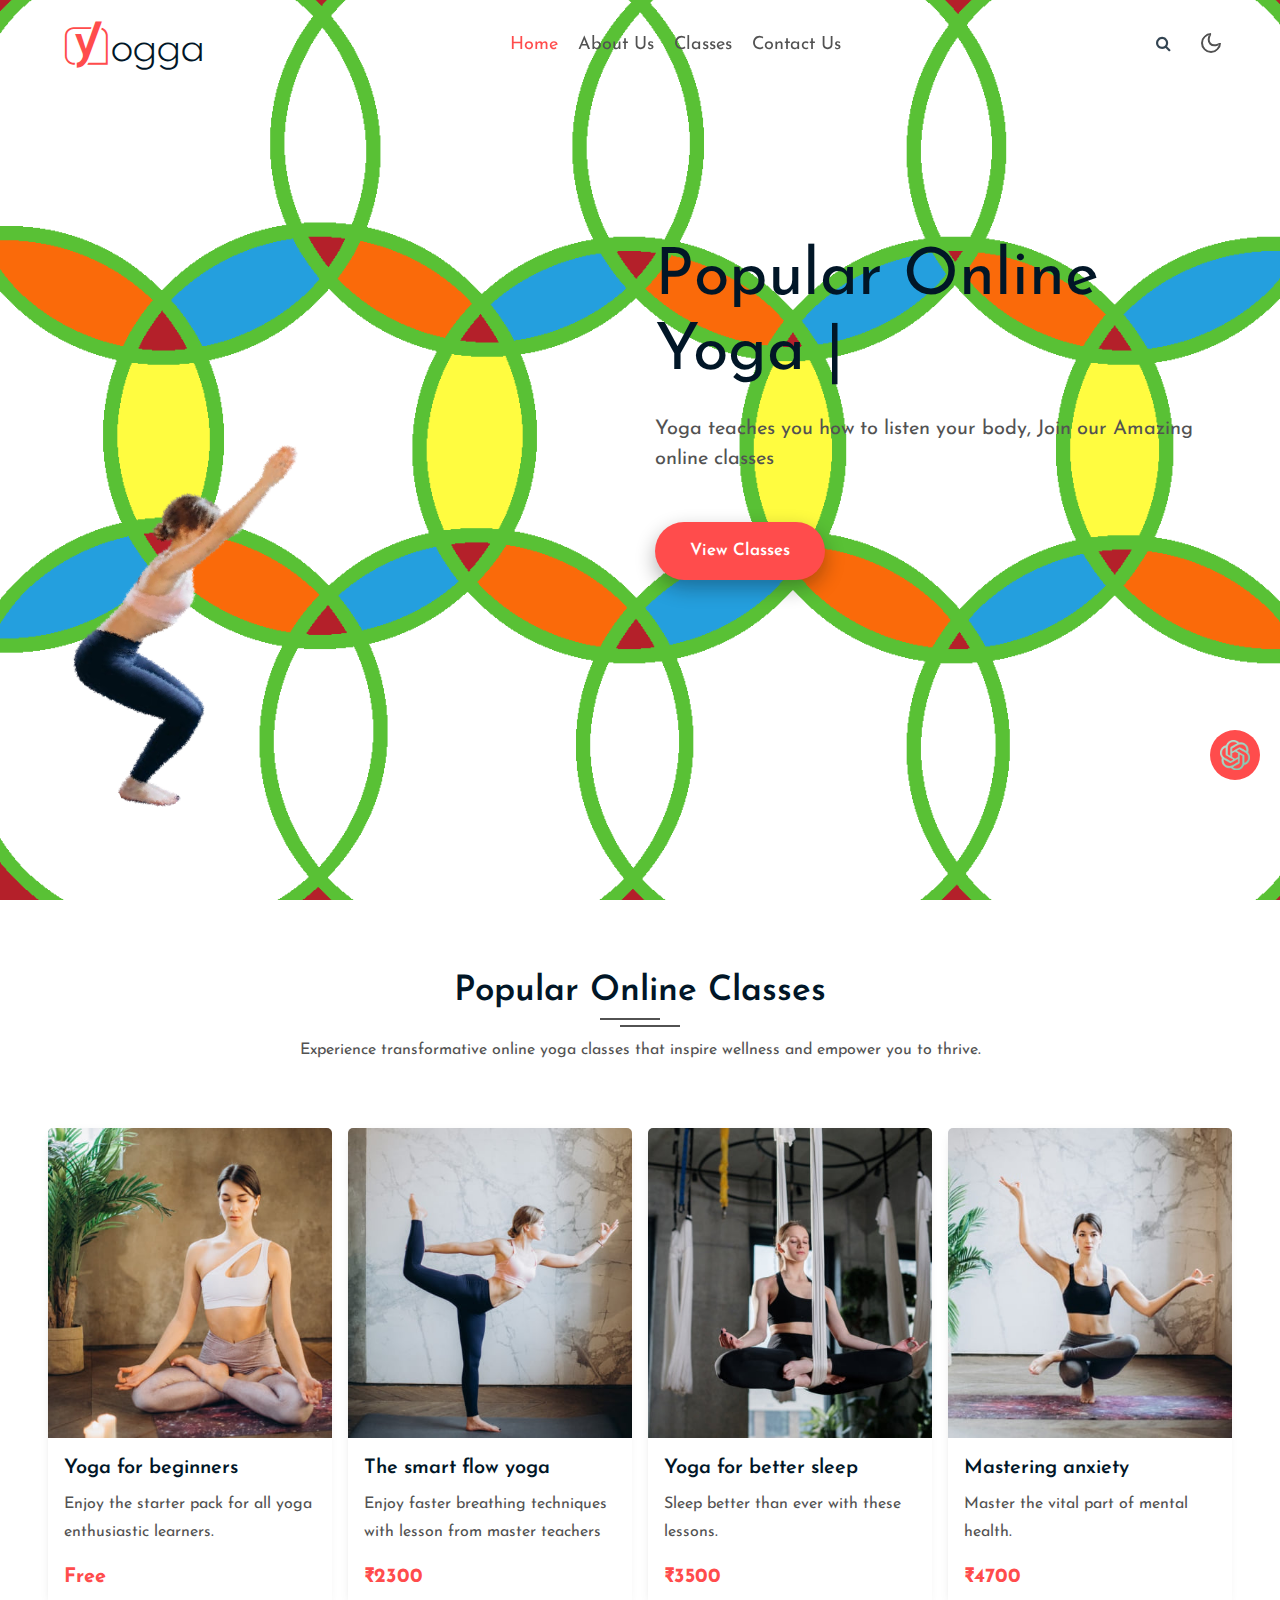
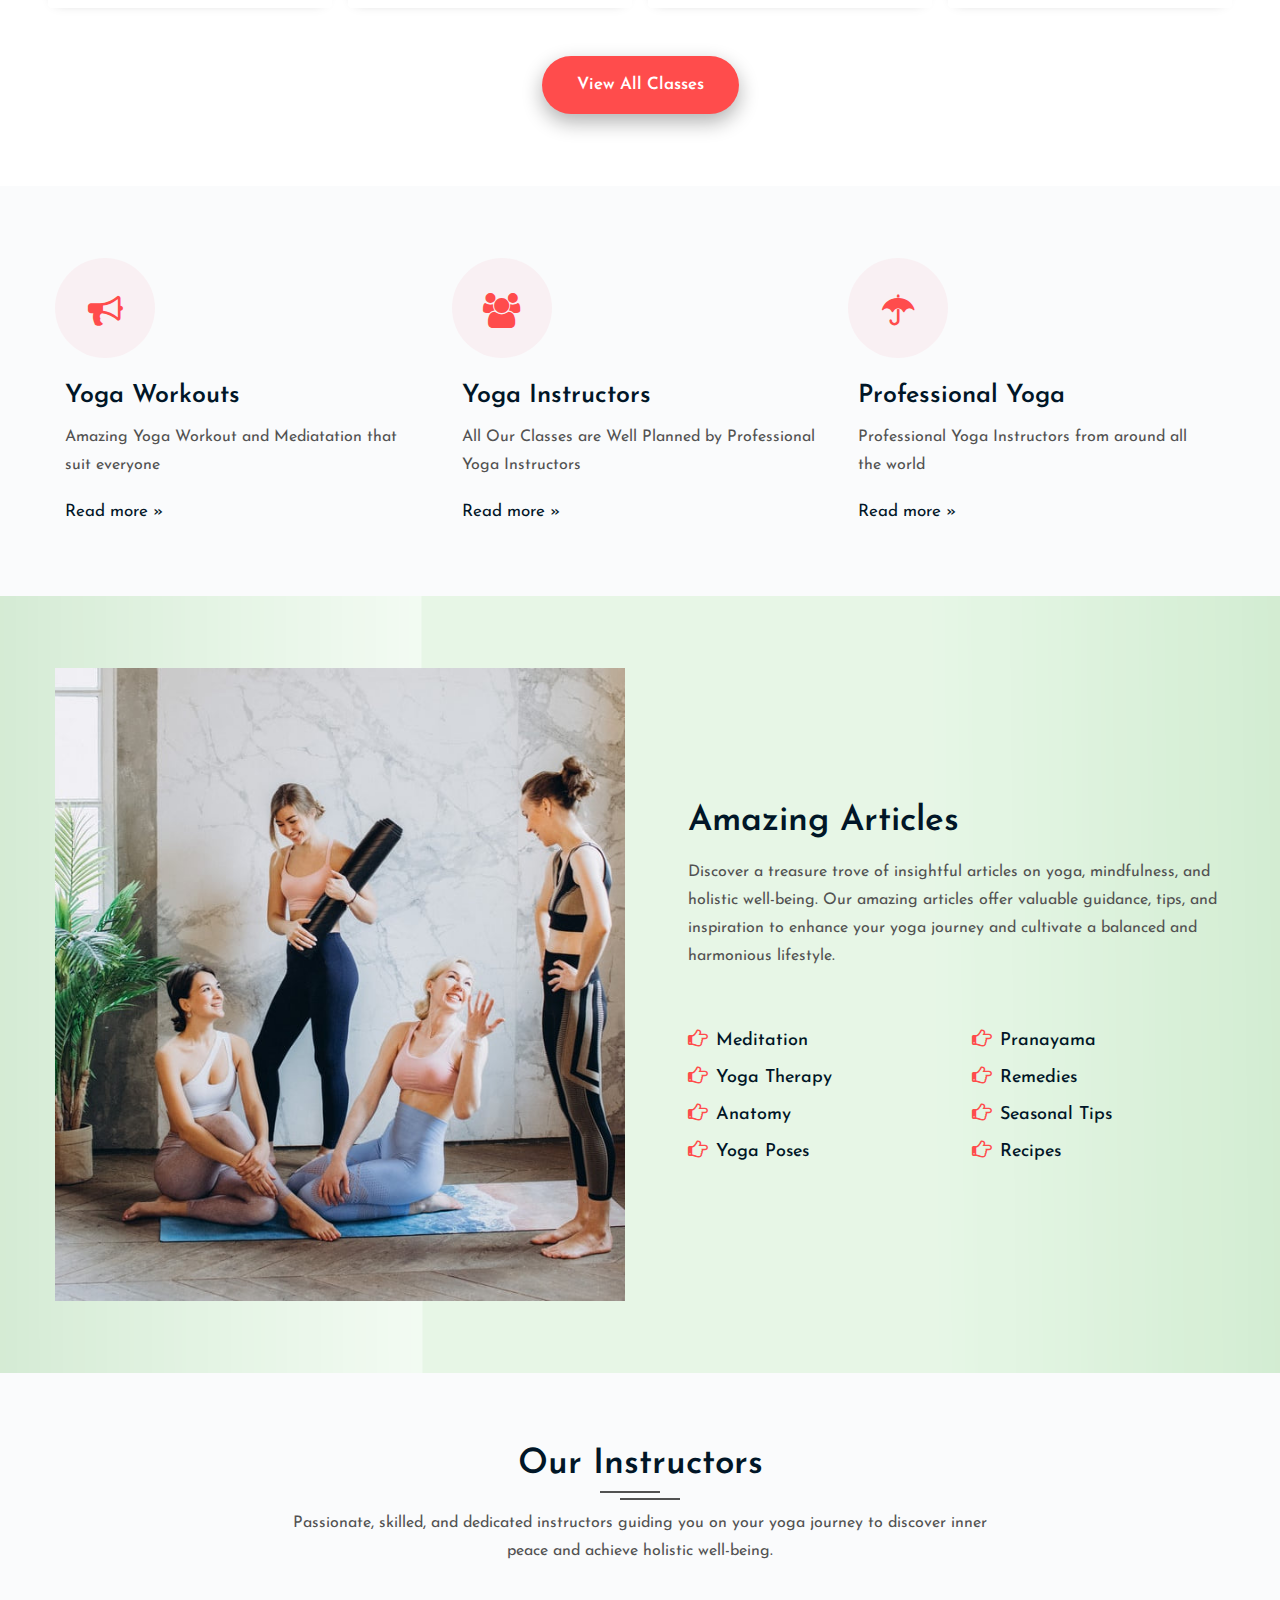
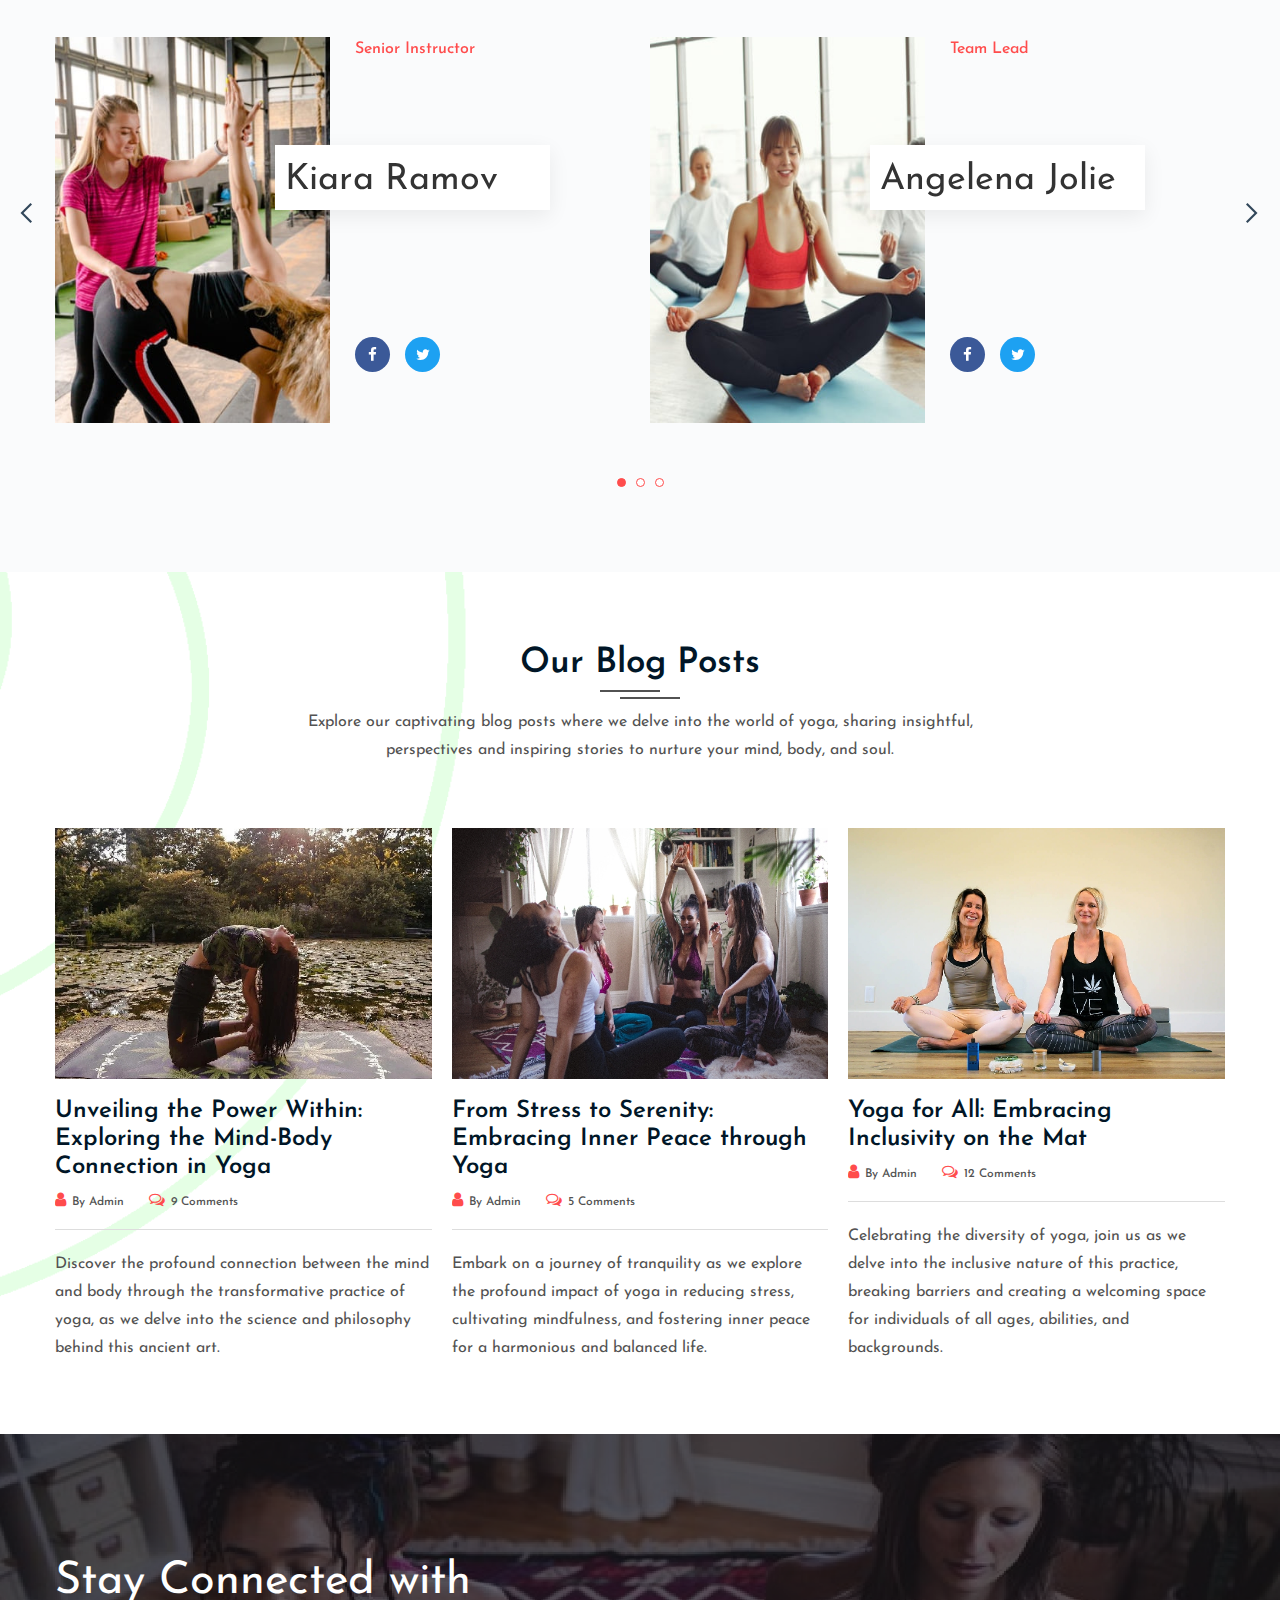
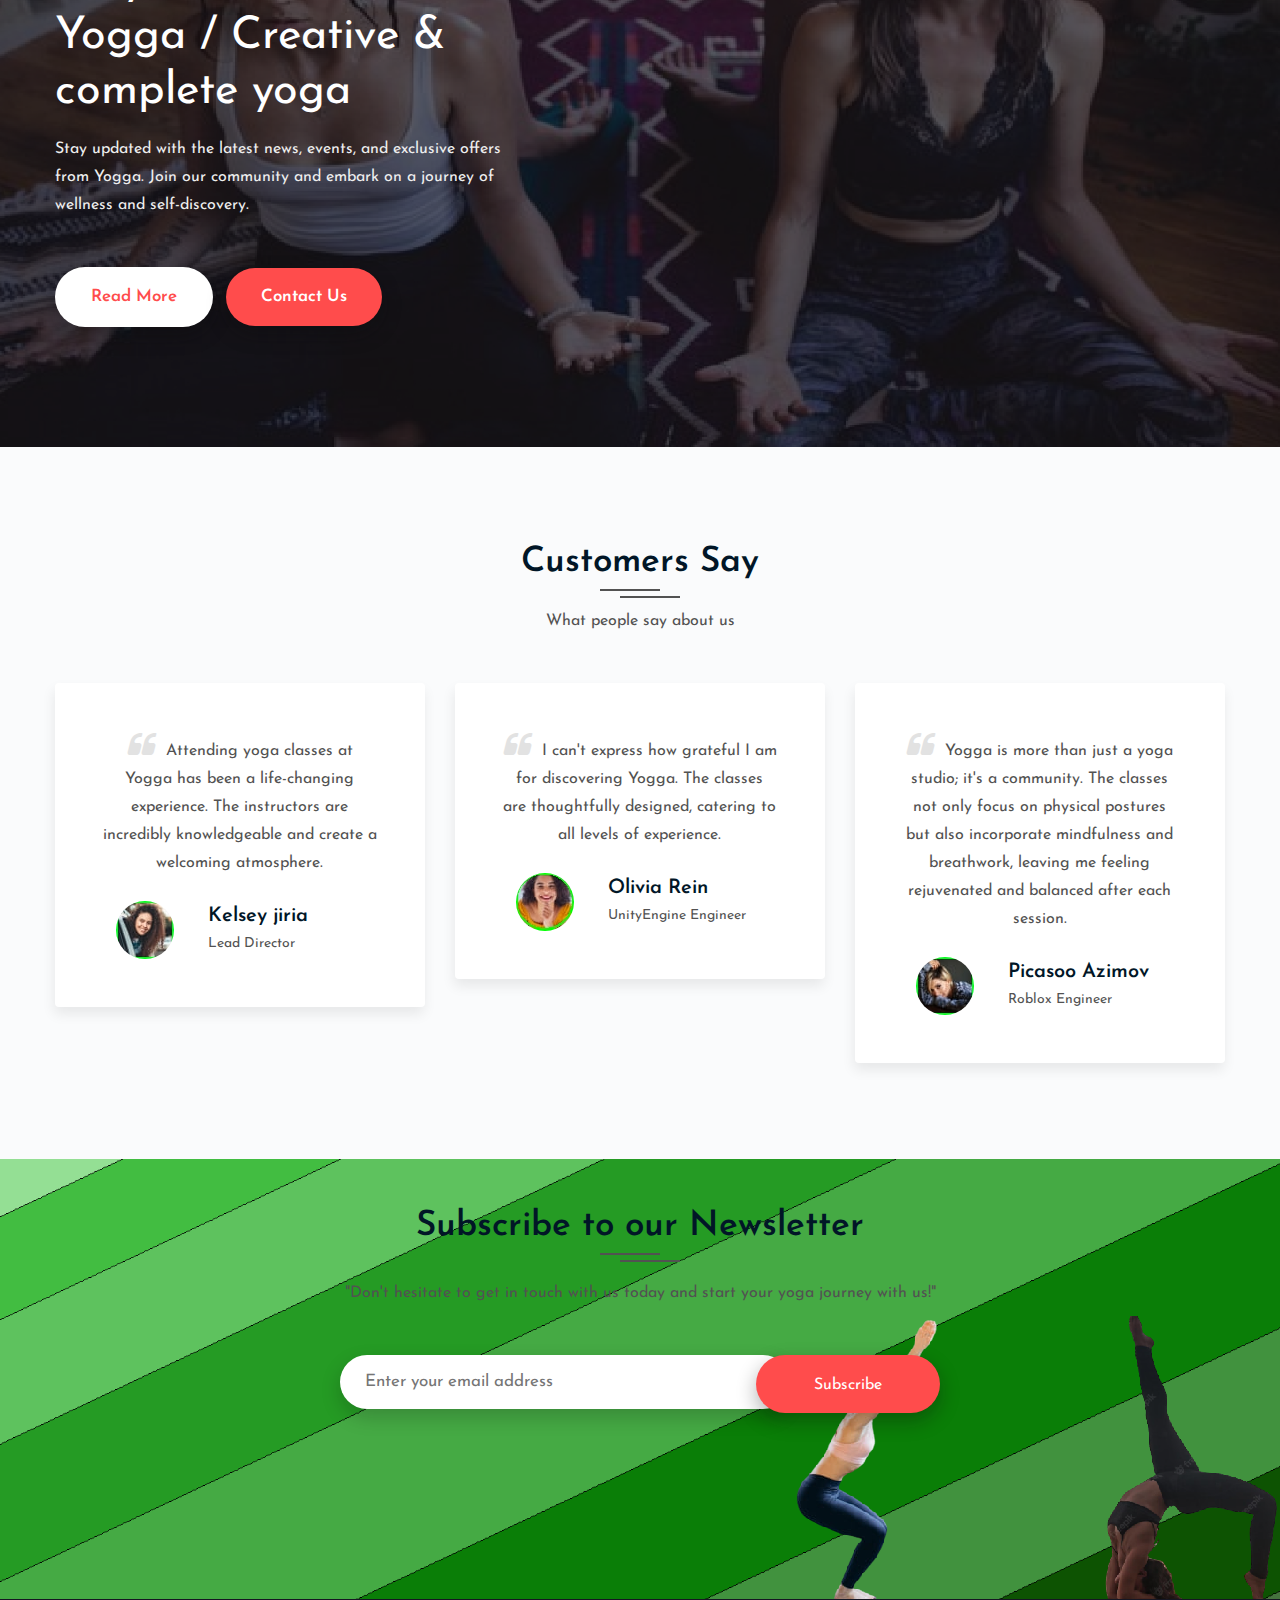
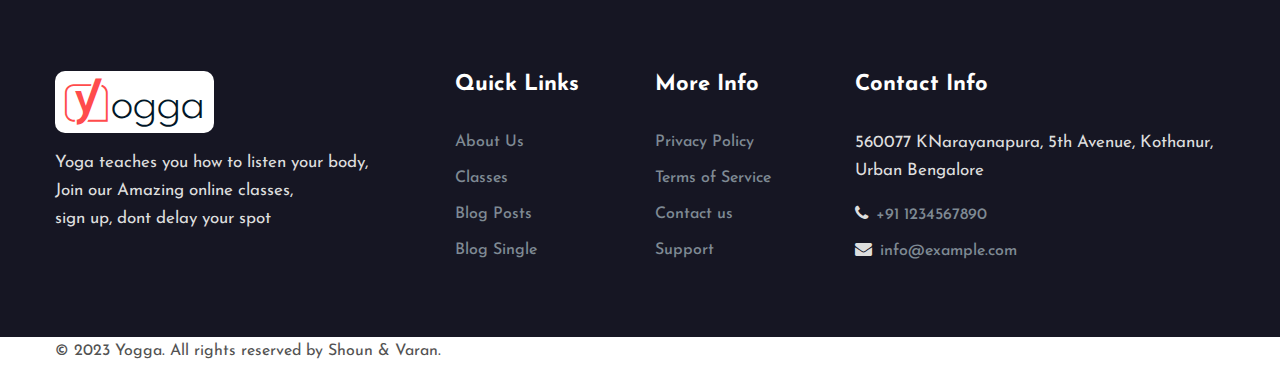
<file: index.html>
<!doctype html>
<html lang="en">

<head>
    <!-- Required meta tags -->
    <meta charset="utf-8">
    <meta name="viewport" content="width=device-width, initial-scale=1, shrink-to-fit=no">
    <title>Yogga Lifestyle Website</title>
    <!-- google-fonts -->
    <link
        href="//fonts.googleapis.com/css2?family=Josefin+Sans:ital,wght@0,100;0,200;0,300;0,400;0,500;0,600;0,700;1,400;1,600;1,700&display=swap"
        rel="stylesheet">
    <!-- //google-fonts -->
    <!-- Template CSS -->
    <link rel="stylesheet" href="assets/css/style-starter.css">

   

</head>

<body>
    <!--header-->
    <header id="site-header" class="fixed-top">
        <div class="container">
            <nav class="navbar navbar-expand-lg stroke px-0">
                <h1>
                    <a class="navbar-brand" href="index.html">
                        <i class="fa fa-yoast" aria-hidden="true"></i>ogga
                    </a>
                </h1>
                <!-- if logo is image enable this   
    <a class="navbar-brand" href="#index.html">
        <img src="image-path" alt="Your logo" title="Your logo" style="height:35px;" />
    </a> -->
                <button class="navbar-toggler  collapsed bg-gradient" type="button" data-toggle="collapse"
                    data-target="#navbarTogglerDemo02" aria-controls="navbarTogglerDemo02" aria-expanded="false"
                    aria-label="Toggle navigation">
                    <span class="navbar-toggler-icon fa icon-expand fa-bars"></span>
                    <span class="navbar-toggler-icon fa icon-close fa-times"></span>
                </button>

                <div class="collapse navbar-collapse" id="navbarTogglerDemo02">
                    <ul class="navbar-nav mx-lg-auto">
                        <li class="nav-item active">
                            <a class="nav-link" href="index.html">Home <span class="sr-only">(current)</span></a>
                        </li>
                        <li class="nav-item">
                            <a class="nav-link" href="about.html">About Us</a>
                        </li>
                        <li class="nav-item">
                            <a class="nav-link" href="classes.html">Classes</a>
                        </li>
                        <li class="nav-item">
                            <a class="nav-link" href="contact.html">Contact Us</a>
                        </li>
                    </ul>
                </div>
                <!-- search button -->
                <div class="search-right">
                    <a href="#search" title="search"><span class="fa fa-search" aria-hidden="true"></span></a>
                    <!-- search popup -->
                    <div id="search" class="pop-overlay">
                        <div class="popup">
                            <form action="#search" method="GET" class="search-box">
                                <input type="search" placeholder="Enter Keyword" name="search" required="required"
                                    autofocus="">
                                <button type="submit" class="btn"><span class="fa fa-search"
                                        aria-hidden="true"></span></button>
                            </form>
                        </div>
                        <a class="close" href="#close">×</a>
                    </div>
                    <!-- //search popup -->
                </div>
                <!-- //search button -->
                <!-- toggle switch for light and dark theme -->
                <div class="cont-ser-position">
                    <nav class="navigation">
                        <div class="theme-switch-wrapper">
                            <label class="theme-switch" for="checkbox">
                                <input type="checkbox" id="checkbox">
                                <div class="mode-container">
                                    <i class="gg-sun"></i>
                                    <i class="gg-moon"></i>
                                </div>
                            </label>
                        </div>
                    </nav>
                </div>
                <!-- //toggle switch for light and dark theme -->
            </nav>
        </div>
    </header>
    <!--//header-->
    <!-- banner section -->
    <section id="home" class="w3l-banner py-md-5 pt-md-0 pt-sm-5 pt-4">
        <div class="container py-lg-5 py-md-4 pt-md-0 pt-sm-1 mt-lg-0 mt-5">
            <div class="row align-items-center py-lg-5 py-md-5 mt-4">
                <div class="banner-image-w3 text-lg-center">
                    <img src="assets/images/new-high2.png" alt="" class="img-fluid">
                </div>
                <div class="offset-lg-6 col-lg-6 offset-md-5 col-md-7 mt-lg-5 pt-md-4 pt-5">
                    <h3 class="mb-sm-4 mb-3 title"> Popular Online <br>Yoga
                        <span class="type-js"><span class="text-js">Classes</span></span></h3>
                    <p>Yoga teaches you how to listen your body, Join our Amazing online classes</p>
                    <div class="mt-md-5 mt-4 mb-lg-0 mb-4">
                        <a class="btn btn-primary btn-style" href="classes.html">View Classes</a>
                    </div>
                </div>
            </div>
        </div>
    </section>
    <!-- //banner section -->
    <!-- index-section-1 -->
    <section class="w3l-index-block2 py-5">
        <div class="container py-md-4 py-3">
            <div class="title-heading-w3 text-center mx-auto">
                <h3 class="title-main">Popular Online Classes</h3>
                <p class="mt-4 sub-title"> Experience transformative
                     online yoga classes that inspire wellness and empower you to thrive.</p>
            </div>
            <div class="row bottom_grids mt-5 pt-lg-3">
                <div class="col-lg-3 col-md-6 px-lg-2">
                    <div class="s-block">
                        <a href="classes.html" class="d-block">
                            <img src="assets/images/class2.jpg" alt="" class="img-fluid" />
                            <div class="p-3">
                                <h3 class="mb-2">Yoga for beginners</h3>
                                <p>Enjoy the starter pack for all yoga enthusiastic learners.</p>
                                <strong class="fee-class-w3 mt-3">Free</strong>
                            </div>
                        </a>
                    </div>
                </div>
                <div class="col-lg-3 col-md-6 px-lg-2 mt-md-0 mt-4 grid-4-col">
                    <div class="s-block">
                        <a href="classes.html" class="d-block">
                            <img src="assets/images/class5.jpg" alt="" class="img-fluid img-responsive" />
                            <div class="p-3">
                                <h3 class="mb-2">The smart flow yoga</h3>
                                <p class="">Enjoy faster breathing techniques with lesson from master teachers</p>
                                <strong class="fee-class-w3 mt-3">₹2300</strong>
                            </div>
                        </a>
                    </div>
                </div>
                <div class="col-lg-3 col-md-6 px-lg-2 mt-lg-0 mt-4 grid-4-col">
                    <div class="s-block">
                        <a href="classes.html" class="d-block">
                            <img src="assets/images/class1.jpg" alt="" class="img-fluid" />
                            <div class="p-3">
                                <h3 class="mb-2">Yoga for better sleep</h3>
                                <p class="">Sleep better than ever with these lessons.</p>
                                <strong class="fee-class-w3 mt-3">₹3500</strong>
                            </div>
                        </a>
                    </div>
                </div>
                <div class="col-lg-3 col-md-6 px-lg-2 mt-lg-0 mt-4">
                    <div class="s-block">
                        <a href="classes.html" class="d-block">
                            <img src="assets/images/class3.jpg" alt="" class="img-fluid" />
                            <div class="p-3">
                                <h3 class="mb-2">Mastering anxiety</h3>
                                <p class="">Master the vital part of mental health.</p>
                                <strong class="fee-class-w3 mt-3">₹4700</strong>
                            </div>
                        </a>
                    </div>
                </div>
            </div>
            <div class="mt-5 mx-auto text-center">
                <a class="btn btn-primary btn-style" href="classes.html">View All Classes</a>
            </div>
        </div>
    </section>
    <!-- //index-section-1 -->
    <!-- 3 grids with icon section -->
    <section class="w3l-feature-8">
        <div class="features-main py-5">
            <div class="container py-md-4 py-3">
                <div class="features">
                    <div class="feature-1">
                        <div class="feature-body">
                            <div class="feature-images">
                                <span class="fa fa-bullhorn" aria-hidden="true"></span>
                            </div>
                            <div class="feature-info">
                                <a href="about.html">
                                    <h3 class="feature-titel">Yoga Workouts</h3>
                                </a>
                                <p class="feature-text">Amazing Yoga Workout and Mediatation that suit everyone</p>
                                <a href="about.html" class="feature-link">Read more <span
                                        class="arrow">&raquo;</span></a>
                            </div>
                        </div>
                    </div>
                    <div class="feature-2">
                        <div class="feature-body">
                            <div class="feature-images">
                                <span class="fa fa-users" aria-hidden="true"></span>
                            </div>
                            <div class="feature-info">
                                <a href="about.html">
                                    <h3 class="feature-titel">Yoga Instructors</h3>
                                </a>
                                <p class="feature-text">All Our Classes are Well Planned by Professional Yoga
                                    Instructors</p>
                                <a href="about.html" class="feature-link">Read more <span
                                        class="arrow">&raquo;</span></a>
                            </div>
                        </div>
                    </div>
                    <div class="feature-3">
                        <div class="feature-body">
                            <div class="feature-images">
                                <span class="fa fa-umbrella" aria-hidden="true"></span>
                            </div>
                            <div class="feature-info">
                                <a href="about.html">
                                    <h3 class="feature-titel">Professional Yoga</h3>
                                </a>
                                <p class="feature-text">Professional Yoga Instructors from around all the world</p>
                                <div class="hover">
                                    <a href="about.html" class="feature-link">Read more <span
                                            class="arrow">&raquo;</span></a>
                                </div>
                            </div>
                        </div>
                    </div>
                </div>
            </div>
        </div>
    </section>
    <!-- //3 grids with icon section -->
    <!-- articles section -->
    <section class="w3l-servicesblock py-5">
        <div class="container py-md-4 py-3">
            <div class="row">
                <div class="col-lg-6 left-wthree-img">
                    <img src="assets/images/image2.jpg" alt="" class="img-fluid">
                </div>
                <div class="col-lg-6 about-right-faq align-self mt-lg-0 mt-sm-5 mt-4 pl-lg-5">
                    <h3 class="title-main-2 mb-3">Amazing Articles</h3>
                    <div class="separatorhny"></div>
                    <p class="">Discover a treasure trove of insightful articles on yoga, mindfulness, and holistic well-being. Our amazing articles offer
                         valuable guidance, tips, and inspiration to enhance your yoga journey and
                          cultivate a balanced and harmonious lifestyle.</p>

                    <div class="row mt-md-5 mt-3">
                        <div class="col-sm-6 left-insp-art">
                            <ul>
                                <li><i class="fa fa-hand-o-right mr-2" aria-hidden="true"></i><a
                                        href="classes.html">Meditation</a>
                                </li>
                                <li><i class="fa fa-hand-o-right mr-2" aria-hidden="true"></i><a
                                        href="classes.html">Yoga
                                        Therapy</a></li>
                                <li><i class="fa fa-hand-o-right mr-2" aria-hidden="true"></i><a
                                        href="classes.html">Anatomy</a>
                                </li>
                                <li><i class="fa fa-hand-o-right mr-2" aria-hidden="true"></i><a
                                        href="classes.html">Yoga Poses</a>
                                </li>
                            </ul>
                        </div>
                        <div class="col-sm-6 left-insp-art">
                            <ul>
                                <li><i class="fa fa-hand-o-right mr-2" aria-hidden="true"></i><a
                                        href="classes.html">Pranayama</a>
                                </li>
                                <li><i class="fa fa-hand-o-right mr-2" aria-hidden="true"></i><a
                                        href="classes.html">Remedies</a>
                                </li>
                                <li><i class="fa fa-hand-o-right mr-2" aria-hidden="true"></i><a
                                        href="classes.html">Seasonal
                                        Tips</a></li>
                                <li><i class="fa fa-hand-o-right mr-2" aria-hidden="true"></i><a
                                        href="classes.html">Recipes</a>
                                </li>
                            </ul>
                        </div>

                    </div>
                </div>
            </div>
        </div>
    </section>
    <!-- //articles section -->
    <!-- team section -->
    <section class="w3l-teams-1">
        <div class="teams1 py-5">
            <div class="container py-md-4 py-3">
                <div class="teams1-content">
                    <div class="title-heading-w3 text-center mx-auto">
                        <h3 class="title-main">Our Instructors</h3>
                        <p class="mt-4 sub-title"> Passionate, skilled, and dedicated instructors guiding you
                             on your yoga journey to discover inner peace and achieve holistic well-being.</p>
                    </div>
                    <div class="mt-5 pt-lg-4">
                        <div class="owl-carousel owl-theme">
                            <div class="item">
                                <div class="d-grid team-info">
                                    <div class="column position-relative">
                                        <a href="#team"><img src="assets/images/team1.jpg" alt=""
                                                class="img-fluid" /></a>
                                        <h3 class="name-pos"><a href="#team">Kiara Ramov</a></h3>
                                    </div>
                                    <div class="column">
                                        <p>Senior Instructor</p>
                                        <div class="social">
                                            <a href="#facebook" class="facebook"><span class="fa fa-facebook"
                                                    aria-hidden="true"></span></a>
                                            <a href="#twitter" class="twitter"><span class="fa fa-twitter"
                                                    aria-hidden="true"></span></a>
                                        </div>
                                    </div>
                                </div>
                            </div>
                            <div class="item">
                                <div class="d-grid team-info">
                                    <div class="column position-relative">
                                        <a href="#team"><img src="assets/images/team2.jpg" alt=""
                                                class="img-fluid" /></a>
                                        <h3 class="name-pos"><a href="#team">Angelena Jolie</a></h3>
                                    </div>
                                    <div class="column">
                                        <p>Team Lead</p>
                                        <div class="social">
                                            <a href="#facebook" class="facebook"><span class="fa fa-facebook"
                                                    aria-hidden="true"></span></a>
                                            <a href="#twitter" class="twitter"><span class="fa fa-twitter"
                                                    aria-hidden="true"></span></a>
                                        </div>
                                    </div>
                                </div>
                            </div>
                            <div class="item">
                                <div class="d-grid team-info">
                                    <div class="column position-relative">
                                        <a href="#team"><img src="assets/images/team5.jpg" alt=""
                                                class="img-fluid" /></a>
                                        <h3 class="name-pos"><a href="#team">Rick Astley</a></h3>
                                    </div>
                                    <div class="column">
                                        <p>Senior Instructor</p>
                                        <div class="social">
                                            <a href="#facebook" class="facebook"><span class="fa fa-facebook"
                                                    aria-hidden="true"></span></a>
                                            <a href="#twitter" class="twitter"><span class="fa fa-twitter"
                                                    aria-hidden="true"></span></a>
                                        </div>
                                    </div>
                                </div>
                            </div>
                            <div class="item">
                                <div class="d-grid team-info">
                                    <div class="column position-relative">
                                        <a href="#team"><img src="assets/images/team4.jpg" alt=""
                                                class="img-fluid" /></a>
                                        <h3 class="name-pos"><a href="#team">Jackline Hudson</a></h3>
                                    </div>
                                    <div class="column">
                                        <p>Senior Instructor</p>
                                        <div class="social">
                                            <a href="#facebook" class="facebook"><span class="fa fa-facebook"
                                                    aria-hidden="true"></span></a>
                                            <a href="#twitter" class="twitter"><span class="fa fa-twitter"
                                                    aria-hidden="true"></span></a>
                                        </div>
                                    </div>
                                </div>
                            </div>
                            <div class="item">
                                <div class="d-grid team-info">
                                    <div class="column position-relative">
                                        <a href="#team"><img src="assets/images/team3.jpg" alt=""
                                                class="img-fluid" /></a>
                                        <h3 class="name-pos"><a href="#team">Joe Mama</a></h3>
                                    </div>
                                    <div class="column">
                                        <p>Senior Instructor</p>
                                        <div class="social">
                                            <a href="#facebook" class="facebook"><span class="fa fa-facebook"
                                                    aria-hidden="true"></span></a>
                                            <a href="#twitter" class="twitter"><span class="fa fa-twitter"
                                                    aria-hidden="true"></span></a>
                                        </div>
                                    </div>
                                </div>
                            </div>
                        </div>
                    </div>
                </div>
            </div>
        </div>
    </section>
    <!-- //team setion -->
    <!-- blog section -->
    <div class="w3l-new-block-6 py-5">
        <div class="container py-md-4 py-3">
            <div class="title-heading-w3 text-center mx-auto">
                <h3 class="title-main">Our Blog Posts</h3>
                <p class="mt-4 sub-title"> Explore our captivating blog posts where we
                     delve into the world of yoga, sharing insightful, perspectives
                      and inspiring stories to nurture your mind, body, and soul.</p>
            </div>
            <div class="d-grid mt-5 pt-lg-3">
                <div class="grids5-info">
                    <a href="#blog"><img src="assets/images/blog1.jpg" alt="" class="img-fluid" /></a>
                    <h4><a href="#blog">Unveiling the Power Within: Exploring the Mind-Body Connection in Yoga</a></h4>
                    <ul class=" admin-list">
                        <li><a href="#blog"><span class=" fa fa-user" aria-hidden="true"></span>by
                                Admin</a></li>
                        <li><a href="#blog"><span class=" fa fa-comments-o" aria-hidden="true"></span>9
                                Comments</a></li>
                    </ul>
                    <p>Discover the profound connection between the mind and body
                         through the transformative practice of yoga, as we delve into the science and philosophy behind this ancient art.</p>
                </div>
                <div class="grids5-info">
                    <a href="#blog"><img src=" assets/images/blog3.jpg" alt="" class="img-fluid" /></a>
                    <h4><a href="#blog">From Stress to Serenity: Embracing Inner Peace through Yoga</a></h4>
                    <ul class=" admin-list">
                        <li><a href="#blog"><span class=" fa fa-user" aria-hidden="true"></span>by
                                Admin</a></li>
                        <li><a href="#blog"><span class=" fa fa-comments-o" aria-hidden="true"></span>5
                                Comments</a></li>
                    </ul>
                    <p>Embark on a journey of tranquility as we explore the profound
                         impact of yoga in reducing stress, cultivating mindfulness, and fostering inner peace for a harmonious and balanced life.</p>
                </div>
                <div class="grids5-info">
                    <a href="#blog"><img src=" assets/images/blog2.jpg" alt="" class="img-fluid" /></a>
                    <h4><a href="#blog">Yoga for All: Embracing Inclusivity on the Mat</a></h4>
                    <ul class=" admin-list">
                        <li><a href="#blog"><span class=" fa fa-user" aria-hidden="true"></span>by
                                Admin</a></li>
                        <li><a href="#blog"><span class=" fa fa-comments-o" aria-hidden="true"></span>12
                                Comments</a></li>
                    </ul>
                    <p>Celebrating the diversity of yoga, join us as we delve into the inclusive
                         nature of this practice, breaking barriers and creating a welcoming space for individuals of all ages, abilities, and backgrounds.</p>
                </div>
            </div>
        </div>
    </div>
    <!-- //blog section -->
    <!-- middle section with full bg imgage -->
    <div class="middle py-5">
        <div class="container py-md-5 py-4">
            <div class="welcome-left text-left py-lg-4">
                <h3>Stay Connected with Yogga / Creative & complete yoga</h3>
                <p class="mt-3 pr-lg-5 mr-lg-5">Stay updated with the latest news, events,
                     and exclusive offers from Yogga. Join our community and embark on a journey of wellness and self-discovery.</p>
                <a href="about.html" class="btn btn-style btn-white mt-sm-5 mt-4 mr-2">Read More</a>
                <a href="contact.html" class="btn btn-style btn-primary mt-sm-5 mt-4">Contact Us</a>
            </div>
        </div>
    </div>
    <!-- //middle section with full bg imgage -->
    <!-- testimonial section -->
    <div class="w3l-cutomer-main-cont">
        <div class="testimonials text-center py-5">
            <div class="container py-md-5 py-4">
                <div class="title-heading-w3 text-center mx-auto">
                    <h3 class="title-main">Customers Say</h3>
                    <p class="mt-4 sub-title"> What people say about us</p>
                </div>
                <div class="row content-sec mt-md-5 mt-4">
                    <div class="col-lg-4 col-md-6 testi-sections">
                        <div class="testimonials_grid">
                            <p class="sub-test"><span class="fa fa-quote-left mr-2" aria-hidden="true"></span> Attending yoga classes
                                 at Yogga has been a life-changing experience. The instructors are incredibly knowledgeable and create a welcoming atmosphere.
                            </p>
                            <div class="d-grid sub-author-con">
                                <div class="testi-img-res">
                                    <img src="assets/images/testi2.jpg" alt="" class="img-fluid" />
                                </div>
                                <div class="testi_grid text-left">
                                    <h5>Kelsey jiria</h5>
                                    <p>Lead Director</p>
                                </div>
                            </div>
                        </div>
                    </div>
                    <div class="col-lg-4 col-md-6 mt-md-0 mt-4 testi-sections">
                        <div class="testimonials_grid">
                            <p class="sub-test"><span class="fa fa-quote-left mr-2" aria-hidden="true"></span> I can't express how grateful I am for discovering Yogga.
                                 The classes are thoughtfully designed, catering to all levels of experience. 
                            </p>
                            <div class="d-grid sub-author-con">
                                <div class="testi-img-res">
                                    <img src="assets/images/testi1.jpg" alt="" class="img-fluid" />
                                </div>
                                <div class="testi_grid text-left">
                                    <h5>Olivia Rein</h5>
                                    <p>UnityEngine Engineer</p>
                                </div>
                            </div>
                        </div>
                    </div>
                    <div class="col-lg-4 col-md-6 mt-lg-0 mt-4 testi-sections">
                        <div class="testimonials_grid">
                            <p class="sub-test"><span class="fa fa-quote-left mr-2" aria-hidden="true"></span> Yogga is more than just a yoga studio; it's a community. The classes not only focus on physical postures but also incorporate
                                 mindfulness and breathwork, leaving me feeling
                                  rejuvenated and balanced after each session.
                            </p>
                            <div class="d-grid sub-author-con">
                                <div class="testi-img-res">
                                    <img src="assets/images/testi3.jpg" alt="" class="img-fluid" />
                                </div>
                                <div class="testi_grid text-left">
                                    <h5>Picasoo Azimov</h5>
                                    <p>Roblox Engineer</p>
                                </div>
                            </div>
                        </div>
                    </div>
                </div>
            </div>
        </div>
    </div>
    <!-- //testimonial section -->
    <!-- newsletter section -->
    <section class="w3l-form-26">
        <div class="form-26-main">
            <div class="container py-md-5">
                <div class="form-inner-cont">
                    <div class="title-heading-w3 text-center mx-auto">
                        <h3 class="title-main">Subscribe to our Newsletter</h3>
                        <p class="mt-4 pt-2 sub-title">"Don't hesitate to get in touch with us today and start your yoga journey with us!"</p>
                    </div>
                    <div class="form-right-inf mt-5">
                        <form action="#" method="post" class="signin-form">
                            <div class="forms-gds">
                                <div class="form-input">
                                    <input type="email" name="" placeholder="Enter your email address" required />
                                </div>
                                <div class="btn btn-style btn-primary button-eff-news">
                                    <button class="btn">Subscribe</button>
                                </div>
                            </div>
                        </form>
                    </div>
                </div>
            </div>
            <!-- newsletter image -->
            <div class="png-img-w3ls">
                <img src="assets/images/newsletter3.png" alt="" class="img-responsive">
            </div>
            <!-- //newsletter image -->
        </div>
    </section>
    <!-- //newsletter section -->
    <!-- footer -->
    <section class="w3l-footer-29-main">
        <div class="footer-29 py-5">
            <div class="container py-lg-4">
                <div class="row footer-top-29">
                    <div class="col-lg-4 col-md-6 col-sm-7 footer-list-29 footer-1 pr-lg-5">
                        <div class="footer-logo mb-3">
                            <a class="navbar-brand" href="index.html">
                                <i class="fa fa-yoast" aria-hidden="true"></i>ogga
                            </a>
                        </div>
                        <p>Yoga teaches you how to listen your body, Join our Amazing online classes,
                            <br>sign up, dont delay your spot</p>
                    </div>
                    <div class="col-lg-2 col-md-6 col-sm-5 col-6 footer-list-29 footer-2 mt-sm-0 mt-5">

                        <ul>
                            <h6 class="footer-title-29">Quick Links</h6>
                            <li><a href="about.html">About Us</a></li>
                            <li><a href="classes.html"> Classes</a></li>
                            <li><a href="#blog"> Blog Posts</a></li>
                            <li><a href="#blog">Blog Single</a></li>
                        </ul>
                    </div>
                    <div class="col-lg-2 col-md-6 col-sm-5 col-6 footer-list-29 footer-3 mt-lg-0 mt-5">
                        <h6 class="footer-title-29">More Info</h6>
                        <ul>
                            <li><a href="#privacy">Privacy Policy</a></li>
                            <li><a href="#terms"> Terms of Service</a></li>
                            <li><a href="contact.html">Contact us</a></li>
                            <li><a href="#support"> Support</a></li>
                        </ul>

                    </div>
                    <div class="col-lg-4 col-md-6 col-sm-7 footer-list-29 footer-4 mt-lg-0 mt-5">
                        <h6 class="footer-title-29">Contact Info </h6>
                        <p>560077 KNarayanapura, 5th Avenue, Kothanur, Urban Bengalore</p>
                        <p class="mb-2 mt-3"><i class="fa fa-phone mr-2" aria-hidden="true"></i><a
                                href="tel:+12 23456790">+91 1234567890</a></p>
                        <p> <i class="fa fa-envelope mr-2" aria-hidden="true"></i><a
                                href="mailto:info@example.com">info@example.com</a></p>
                    </div>
                </div>
            </div>
        </div>
    </section>
    <!-- //footer -->
    <!-- copyright -->
    <section class="copyright">
        <div class="container">
            <div class="row bottom-copies">
                <p class="col-lg-8 copy-footer-29">© 2023 Yogga. All rights reserved by Shoun & Varan.
                </p>

                <div class="col-lg-4 footer-list-29 text-right">
                    <div class="main-social-footer-29">
                        <a href="#facebook" class="facebook"><span class="fa fa-facebook"></span></a>
                        <a href="#twitter" class="twitter"><span class="fa fa-twitter"></span></a>
                        <a href="#google"><span class="fa fa-google-plus" aria-hidden="true"></span></a>
                        <a href="#instagram" class="instagram"><span class="fa fa-instagram"></span></a>
                        <a href="#linkedin" class="linkedin"><span class="fa fa-linkedin"></span></a>

                    </div>
                </div>
            </div>
        </div>

        <!-- move top -->
        <button onclick="topFunction()" id="movetop" title="Go to top">
            &#10548;
        </button>
        <script>
            // When the user scrolls down 20px from the top of the document, show the button
            window.onscroll = function () {
                scrollFunction()
            };

            function scrollFunction() {
                if (document.body.scrollTop > 20 || document.documentElement.scrollTop > 20) {
                    document.getElementById("movetop").style.display = "block";
                } else {
                    document.getElementById("movetop").style.display = "none";
                }
            }

            // When the user clicks on the button, scroll to the top of the document
            function topFunction() {
                document.body.scrollTop = 0;
                document.documentElement.scrollTop = 0;
            }
        </script>
        <!-- /move top -->
    </section>
    <!-- //copyright -->

    <!-- Js scripts -->
    <!-- common jquery plugin -->
    <script src="assets/js/jquery-3.3.1.min.js"></script>
    <!-- //common jquery plugin -->
    <!-- owl carousel for team -->
    <script src="assets/js/owl.carousel.js"></script>
    <script>
        $(document).ready(function () {
            $('.owl-carousel').owlCarousel({
                loop: true,
                margin: 0,
                responsiveClass: true,
                responsive: {
                    0: {
                        items: 1,
                        nav: true
                    },
                    667: {
                        items: 2,
                        nav: true,
                        margin: 20
                    },
                    1000: {
                        items: 2,
                        nav: true,
                        loop: true,
                        margin: 20
                    }
                }
            })
        })
    </script>
    <!-- //owl carousel for team -->
    <!-- theme switch js (light and dark)-->
    <script src="assets/js/theme-change.js"></script>
    <script>
        function autoType(elementClass, typingSpeed) {
            var thhis = $(elementClass);
            thhis.css({
                "position": "relative",
                "display": "inline-block"
            });
            thhis.prepend('<div class="cursor" style="right: initial; left:0;"></div>');
            thhis = thhis.find(".text-js");
            var text = thhis.text().trim().split('');
            var amntOfChars = text.length;
            var newString = "";
            thhis.text("|");
            setTimeout(function () {
                thhis.css("opacity", 1);
                thhis.prev().removeAttr("style");
                thhis.text("");
                for (var i = 0; i < amntOfChars; i++) {
                    (function (i, char) {
                        setTimeout(function () {
                            newString += char;
                            thhis.text(newString);
                        }, i * typingSpeed);
                    })(i + 1, text[i]);
                }
            }, 1500);
        }

        $(document).ready(function () {
            // Now to start autoTyping just call the autoType function with the 
            // class of outer div
            // The second paramter is the speed between each letter is typed.   
            autoType(".type-js", 200);
        });
    </script>
    <!-- //theme switch js (light and dark)-->
    <!-- magnific popup -->
    <script src="assets/js/jquery.magnific-popup.min.js"></script>
    <script>
        $(document).ready(function () {
            $('.popup-with-zoom-anim').magnificPopup({
                type: 'inline',

                fixedContentPos: false,
                fixedBgPos: true,

                overflowY: 'auto',

                closeBtnInside: true,
                preloader: false,

                midClick: true,
                removalDelay: 300,
                mainClass: 'my-mfp-zoom-in'
            });

            $('.popup-with-move-anim').magnificPopup({
                type: 'inline',

                fixedContentPos: false,
                fixedBgPos: true,

                overflowY: 'auto',

                closeBtnInside: true,
                preloader: false,

                midClick: true,
                removalDelay: 300,
                mainClass: 'my-mfp-slide-bottom'
            });
        });
    </script>
    <!-- //magnific popup -->
    <!-- MENU-JS -->
    <script>
        $(window).on("scroll", function () {
            var scroll = $(window).scrollTop();

            if (scroll >= 80) {
                $("#site-header").addClass("nav-fixed");
            } else {
                $("#site-header").removeClass("nav-fixed");
            }
        });

        //Main navigation Active Class Add Remove
        $(".navbar-toggler").on("click", function () {
            $("header").toggleClass("active");
        });
        $(document).on("ready", function () {
            if ($(window).width() > 991) {
                $("header").removeClass("active");
            }
            $(window).on("resize", function () {
                if ($(window).width() > 991) {
                    $("header").removeClass("active");
                }
            });
        });
    </script>
    <!-- //MENU-JS -->
    <!-- disable body scroll which navbar is in active -->
    <script>
        $(function () {
            $('.navbar-toggler').click(function () {
                $('body').toggleClass('noscroll');
            })
        });
    </script>
    <!-- //disable body scroll which navbar is in active -->
    <!--bootstrap-->
    <script src="assets/js/bootstrap.min.js"></script>
    <!-- //bootstrap-->
    <!-- //Js scripts -->

    <!-- WEB_CHAT -->
    <div class="webchat-container" id="webchat-container" style="display: none;">
        <iframe src='https://webchat.botframework.com/embed/project23-bot?s=qI3fqqhgafY.Y1kYtfJgXjPMgJbpFgPHSOXHnCPOOx-NjgvyxdvUn6s' style='min-width: 400px; width: 100%; min-height: 500px;'></iframe>
    </div>
    
    <button class="chatbot-button" onclick="toggleWebChat()">
        <span class="chatbot-icon"></span>
    </button>
    
    <!-- Your existing JavaScript code here -->
    <script>
        var webchatContainer = document.getElementById("webchat-container");
        var chatbotButton = document.querySelector(".chatbot-button");
    
        function toggleWebChat() {
            if (webchatContainer.style.display === "none") {
                webchatContainer.style.display = "block";
                //chatbotButton.innerText = "Cancel";
                chatbotButton.classList.add("active"); //animation
            } else {
                webchatContainer.style.display = "none";
                //chatbotButton.innerText = "Chat Bot";
                chatbotButton.classList.remove("active");  //animation
            }
        }
    </script>
    

</body>

</html>
</file>
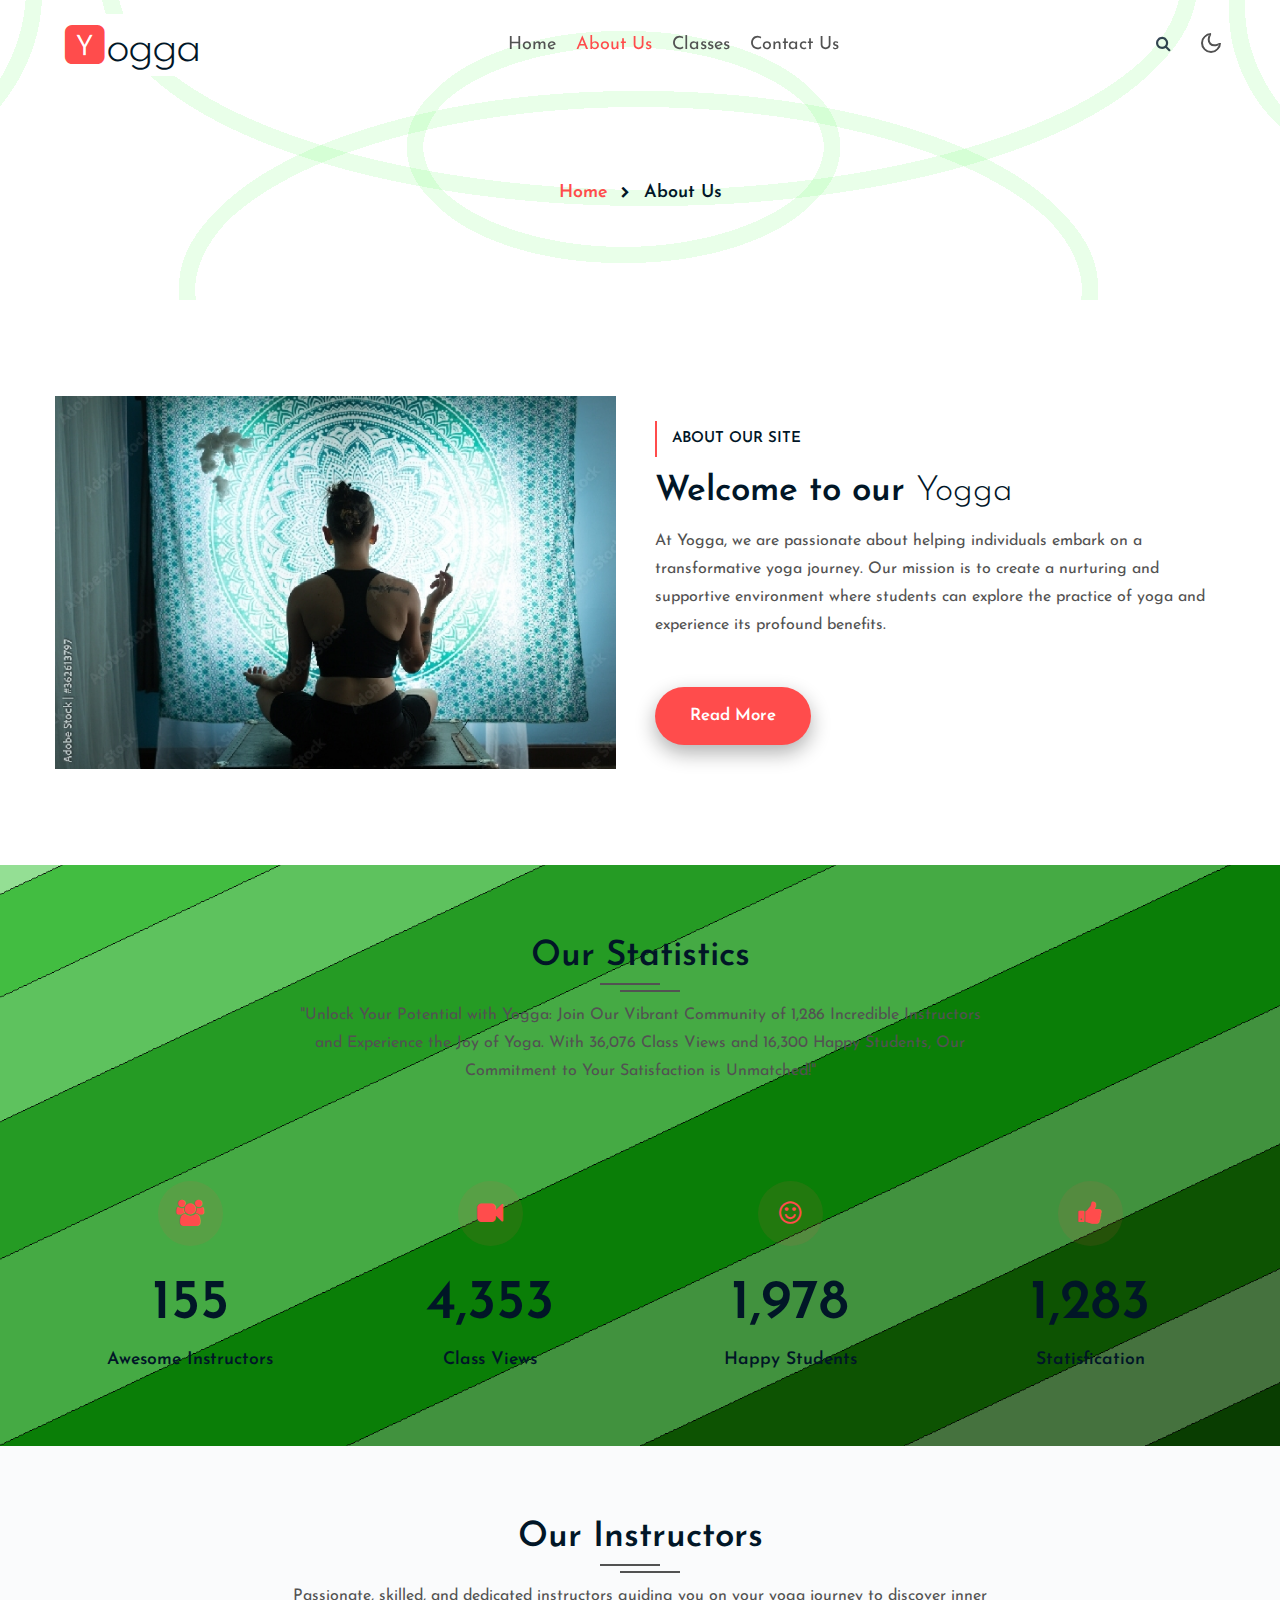
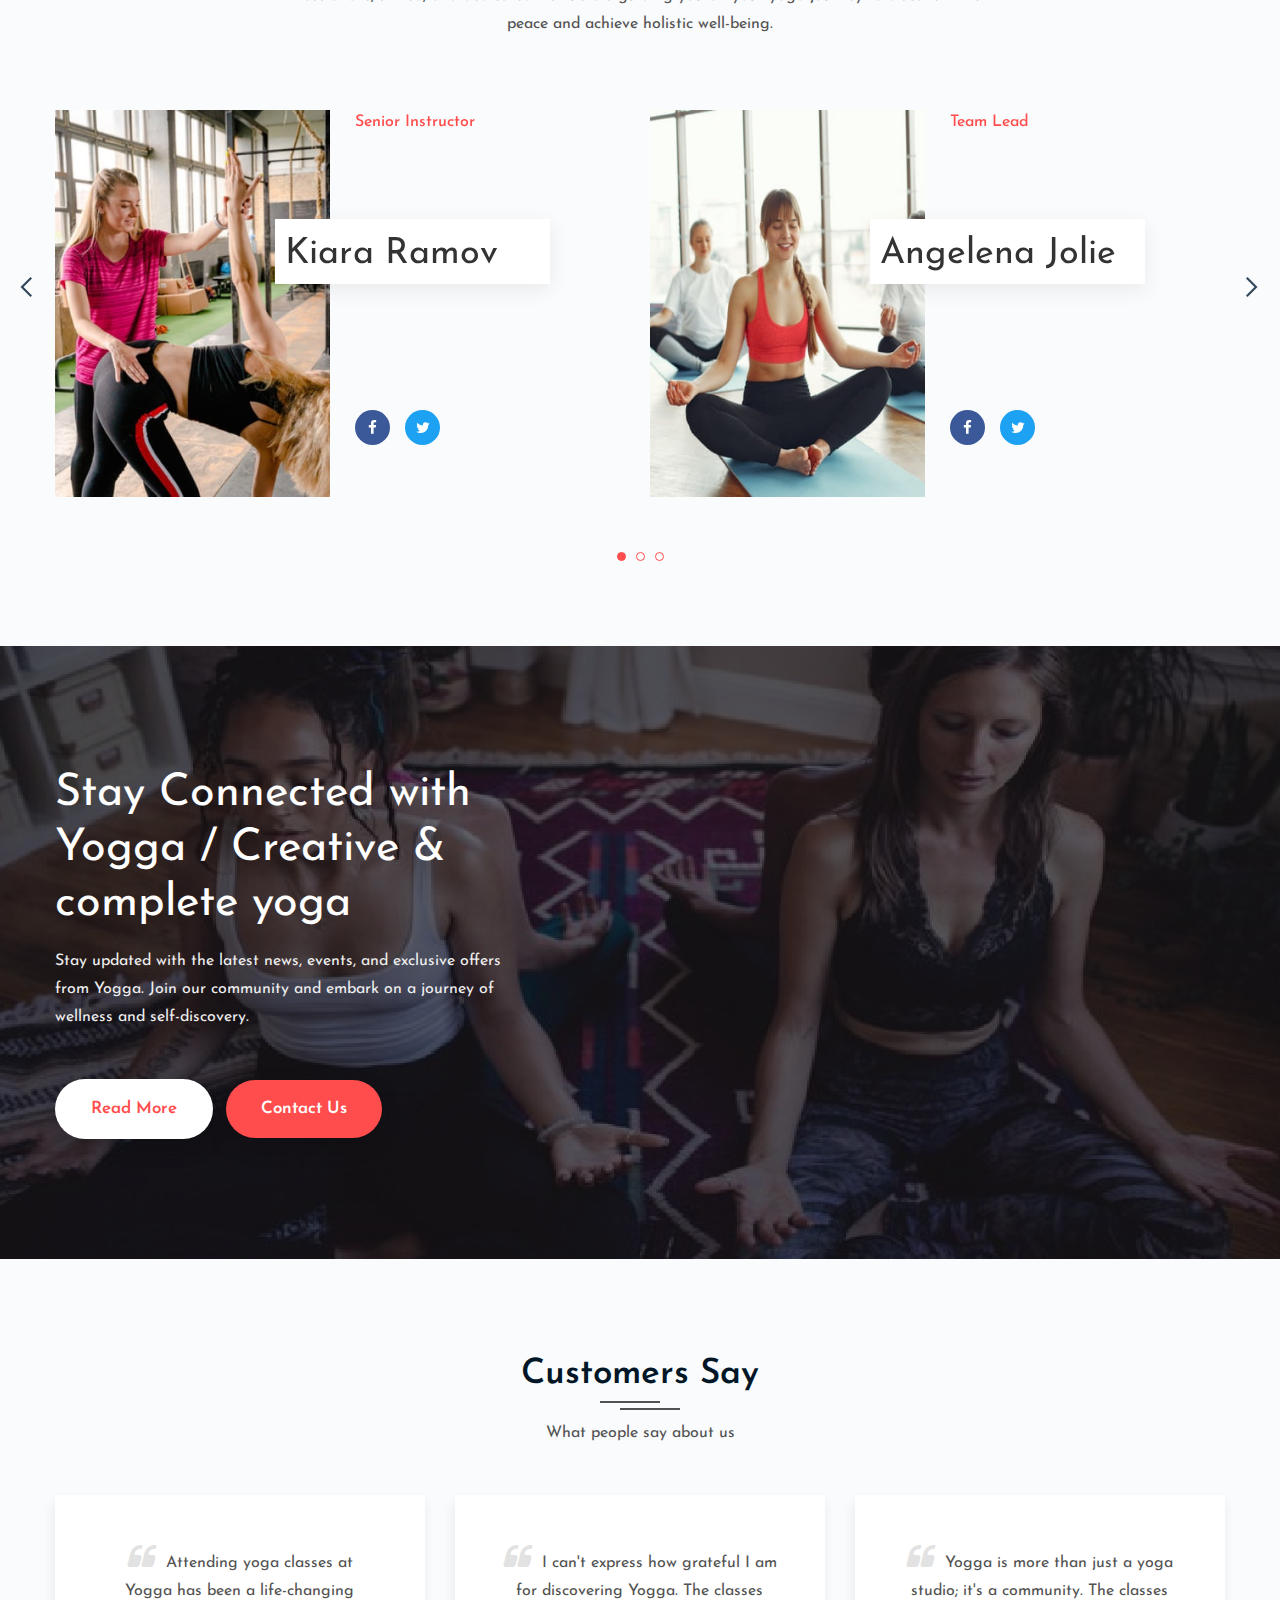
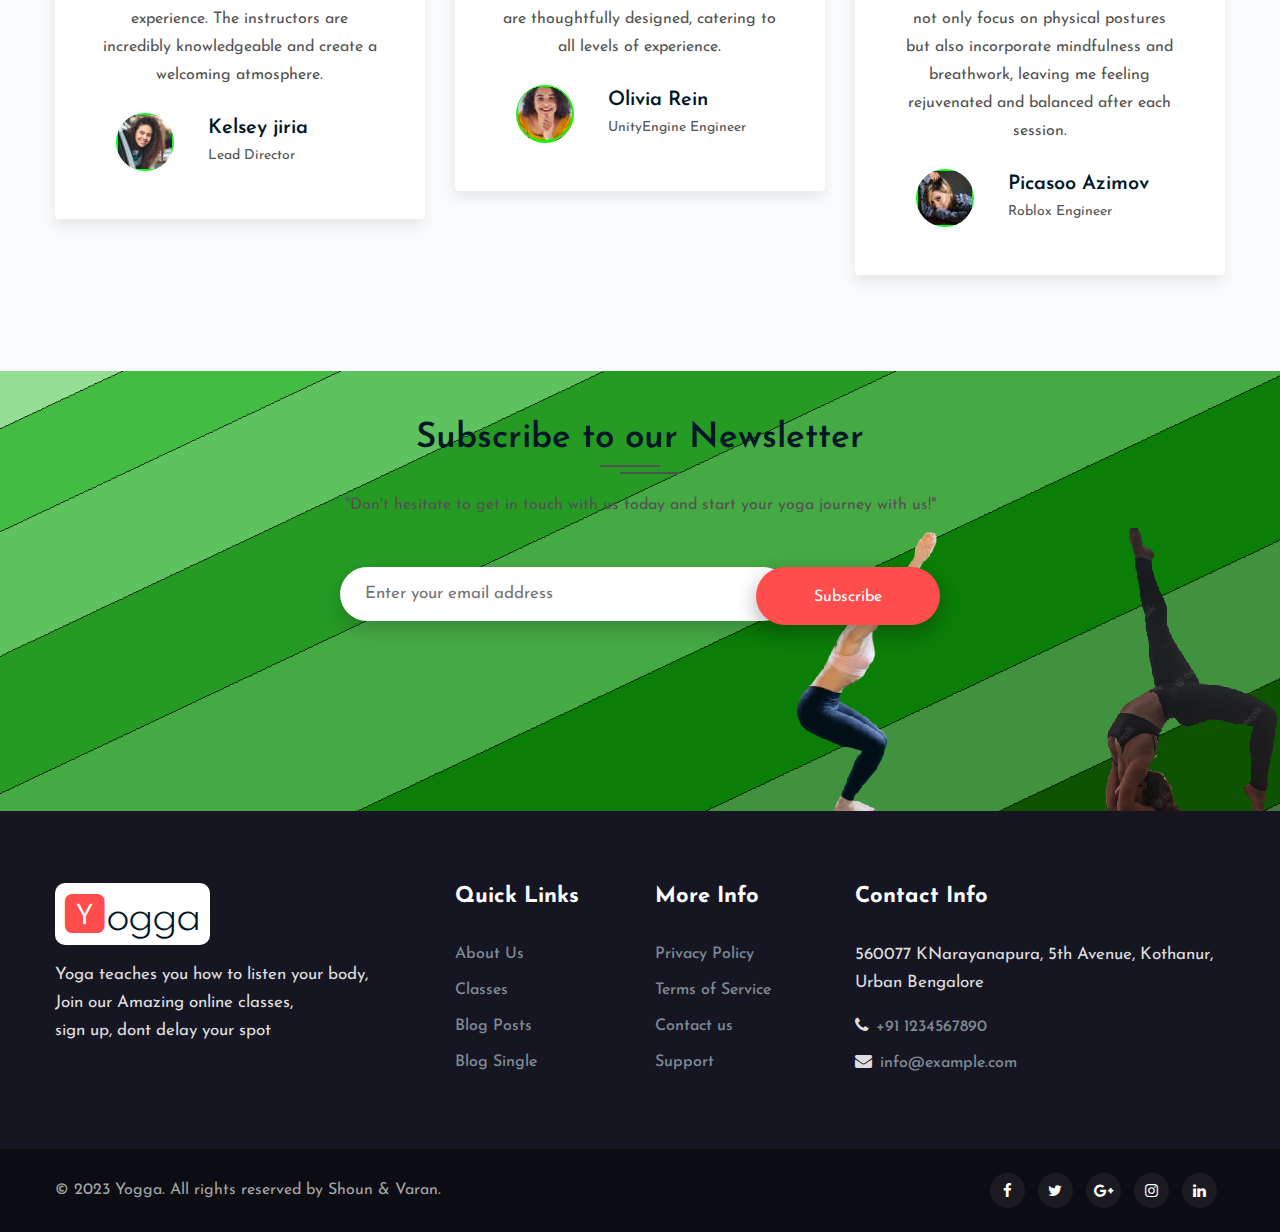
<file: about.html>
<!doctype html>
<html lang="en">

<head>
  <!-- Required meta tags -->
  <meta charset="utf-8">
  <meta name="viewport" content="width=device-width, initial-scale=1, shrink-to-fit=no">
  <title>Yogga Lifestyle Website</title>
  <!-- google-fonts -->
  <link
    href="//fonts.googleapis.com/css2?family=Josefin+Sans:ital,wght@0,100;0,200;0,300;0,400;0,500;0,600;0,700;1,400;1,600;1,700&display=swap"
    rel="stylesheet">
  <!-- //google-fonts -->
  <!-- Template CSS -->
  <link rel="stylesheet" href="assets/css/style-starter.css">
</head>

<body>
  <!--header-->
  <header id="site-header" class="fixed-top">
    <div class="container">
      <nav class="navbar navbar-expand-lg stroke px-0">
        <h1>
          <a class="navbar-brand" href="index.html">
            <i class="fa fa-yc-square" aria-hidden="true"></i>ogga
          </a>
        </h1>
        <!-- if logo is image enable this   
        <a class="navbar-brand" href="#index.html">
            <img src="image-path" alt="Your logo" title="Your logo" style="height:35px;" />
        </a> -->
        <button class="navbar-toggler  collapsed bg-gradient" type="button" data-toggle="collapse"
          data-target="#navbarTogglerDemo02" aria-controls="navbarTogglerDemo02" aria-expanded="false"
          aria-label="Toggle navigation">
          <span class="navbar-toggler-icon fa icon-expand fa-bars"></span>
          <span class="navbar-toggler-icon fa icon-close fa-times"></span>
        </button>

        <div class="collapse navbar-collapse" id="navbarTogglerDemo02">
          <ul class="navbar-nav mx-lg-auto">
            <li class="nav-item">
              <a class="nav-link" href="index.html">Home <span class="sr-only">(current)</span></a>
            </li>
            <li class="nav-item active">
              <a class="nav-link" href="about.html">About Us</a>
            </li>
            <li class="nav-item">
              <a class="nav-link" href="classes.html">Classes</a>
            </li>
            <li class="nav-item">
              <a class="nav-link" href="contact.html">Contact Us</a>
            </li>
          </ul>
        </div>
        <!-- search button -->
        <div class="search-right">
          <a href="#search" title="search"><span class="fa fa-search" aria-hidden="true"></span></a>
          <!-- search popup -->
          <div id="search" class="pop-overlay">
            <div class="popup">
              <form action="#search" method="GET" class="search-box">
                <input type="search" placeholder="Enter Keyword" name="search" required="required" autofocus="">
                <button type="submit" class="btn"><span class="fa fa-search" aria-hidden="true"></span></button>
              </form>
            </div>
            <a class="close" href="#close">×</a>
          </div>
          <!-- //search popup -->
        </div>
        <!-- //search button -->
        <!-- toggle switch for light and dark theme -->
        <div class="cont-ser-position">
          <nav class="navigation">
            <div class="theme-switch-wrapper">
              <label class="theme-switch" for="checkbox">
                <input type="checkbox" id="checkbox">
                <div class="mode-container">
                  <i class="gg-sun"></i>
                  <i class="gg-moon"></i>
                </div>
              </label>
            </div>
          </nav>
        </div>
        <!-- //toggle switch for light and dark theme -->
      </nav>
    </div>
  </header>
  <!--//header-->
  <!-- inner banner -->
  <div class="inner-banner">
    <section class="w3l-breadcrumb">
      <div class="container">
        <ul class="breadcrumbs-custom-path">
          <li><a href="index.html">Home</a></li>
          <li class="active"><span class="fa fa-chevron-right mx-2" aria-hidden="true"></span> About Us</li>
        </ul>
      </div>
    </section>
  </div>
  <!-- //inner banner -->
  <!-- about section -->
  <section class="w3l-text-6 py-5" id="about">
    <div class="text-6-mian py-md-5">
      <div class="container">
        <div class="row top-cont-grid align-items-center">
          <div class="col-lg-6 left-img pr-lg-4">
            <img src="assets/images/about.jpg" alt="" class="img-responsive img-fluid" />
          </div>
          <div class="col-lg-6 text-6-info mt-lg-0 mt-4">
            <h6>About our Site</h6>
            <h2>Welcome to our <span>Yogga</span></h2>
            <p>At Yogga, we are passionate about helping individuals embark on a transformative yoga journey. Our mission is to create
               a nurturing and supportive environment where students can explore the practice of yoga and experience its profound benefits.</p>
            <a href="#blog" class="btn btn-style btn-primary mt-sm-5 mt-4">Read More</a>
          </div>
        </div>
      </div>
    </div>
  </section>
  <!-- //about section -->
  <!-- stats -->
  <section class="w3_stats py-5" id="stats">
    <div class="container py-md-4">
      <div class="title-heading-w3 text-center mx-auto">
        <h3 class="title-main">Our Statistics</h3>
        <p class="mt-4 sub-title"> "Unlock Your Potential with Yogga: Join Our Vibrant Community of 1,286 Incredible Instructors and Experience
           the Joy of Yoga. With 36,076 Class Views and 16,300 Happy Students,
            Our Commitment to Your Satisfaction is Unmatched!"</p>
      </div>
      <div class="w3-stats text-center mt-5">
        <div class="row">
          <div class="col-md-3 col-6">
            <div class="counter">
              <span class="fa fa-users"></span>
              <div class="timer count-title count-number mt-3" data-to="1286" data-speed="1500"></div>
              <p class="count-text">Awesome Instructors</p>
            </div>
          </div>
          <div class="col-md-3 col-6">
            <div class="counter">
              <span class="fa fa-video-camera"></span>
              <div class="timer count-title count-number mt-3" data-to="36076" data-speed="1500"></div>
              <p class="count-text ">Class Views</p>
            </div>
          </div>
          <div class="col-md-3 col-6">
            <div class="counter">
              <span class="fa fa-smile-o"></span>
              <div class="timer count-title count-number mt-3" data-to="16300" data-speed="1500"></div>
              <p class="count-text">Happy Students</p>
            </div>
          </div>
          <div class="col-md-3 col-6">
            <div class="counter">
              <span class="fa fa-thumbs-up"></span>
              <div class="timer count-title count-number mt-3" data-to="10630" data-speed="1500"></div>
              <p class="count-text">Statisfication</p>
            </div>
          </div>
        </div>
      </div>
    </div>
  </section>
  <!-- //stats -->
  <!-- team section -->
  <section class="w3l-teams-1">
    <div class="teams1 py-5">
      <div class="container py-md-4 py-3">
        <div class="teams1-content">
          <div class="title-heading-w3 text-center mx-auto">
            <h3 class="title-main">Our Instructors</h3>
            <p class="mt-4 sub-title"> Passionate, skilled, and dedicated instructors guiding you on
               your yoga journey to discover inner peace and achieve holistic well-being.</p>
          </div>
          <div class="mt-5 pt-lg-4">
            <div class="owl-carousel owl-theme">
              <div class="item">
                <div class="d-grid team-info">
                  <div class="column position-relative">
                    <a href="#team-single"><img src="assets/images/team1.jpg" alt="" class="img-fluid" /></a>
                    <h3 class="name-pos"><a href="#team-single">Kiara Ramov</a></h3>
                  </div>
                  <div class="column">
                    <p>Senior Instructor</p>
                    <div class="social">
                      <a href="#facebook" class="facebook"><span class="fa fa-facebook" aria-hidden="true"></span></a>
                      <a href="#twitter" class="twitter"><span class="fa fa-twitter" aria-hidden="true"></span></a>
                    </div>
                  </div>
                </div>
              </div>
              <div class="item">
                <div class="d-grid team-info">
                  <div class="column position-relative">
                    <a href="#team-single"><img src="assets/images/team2.jpg" alt="" class="img-fluid" /></a>
                    <h3 class="name-pos"><a href="#team-single">Angelena Jolie</a></h3>
                  </div>
                  <div class="column">
                    <p>Team Lead</p>
                    <div class="social">
                      <a href="#facebook" class="facebook"><span class="fa fa-facebook" aria-hidden="true"></span></a>
                      <a href="#twitter" class="twitter"><span class="fa fa-twitter" aria-hidden="true"></span></a>
                    </div>
                  </div>
                </div>
              </div>
              <div class="item">
                <div class="d-grid team-info">
                  <div class="column position-relative">
                    <a href="#team-single"><img src="assets/images/team5.jpg" alt="" class="img-fluid" /></a>
                    <h3 class="name-pos"><a href="#team-single">Rick Astley</a></h3>
                  </div>
                  <div class="column">
                    <p>Senior Instructor</p>
                    <div class="social">
                      <a href="#facebook" class="facebook"><span class="fa fa-facebook" aria-hidden="true"></span></a>
                      <a href="#twitter" class="twitter"><span class="fa fa-twitter" aria-hidden="true"></span></a>
                    </div>
                  </div>
                </div>
              </div>
              <div class="item">
                <div class="d-grid team-info">
                  <div class="column position-relative">
                    <a href="#team-single"><img src="assets/images/team4.jpg" alt="" class="img-fluid" /></a>
                    <h3 class="name-pos"><a href="#team-single">Jackline Hudson</a></h3>
                  </div>
                  <div class="column">
                    <p>Senior Instructor</p>
                    <div class="social">
                      <a href="#facebook" class="facebook"><span class="fa fa-facebook" aria-hidden="true"></span></a>
                      <a href="#twitter" class="twitter"><span class="fa fa-twitter" aria-hidden="true"></span></a>
                    </div>
                  </div>
                </div>
              </div>
              <div class="item">
                <div class="d-grid team-info">
                  <div class="column position-relative">
                    <a href="#team-single"><img src="assets/images/team3.jpg" alt="" class="img-fluid" /></a>
                    <h3 class="name-pos"><a href="#team-single">Joe Mama</a></h3>
                  </div>
                  <div class="column">
                    <p>Senior Instructor</p>
                    <div class="social">
                      <a href="#facebook" class="facebook"><span class="fa fa-facebook" aria-hidden="true"></span></a>
                      <a href="#twitter" class="twitter"><span class="fa fa-twitter" aria-hidden="true"></span></a>
                    </div>
                  </div>
                </div>
              </div>
            </div>
          </div>
        </div>
      </div>
    </div>
  </section>
  <!-- //team setion -->
  <!-- middle section with full bg imgage -->
  <div class="middle py-5">
    <div class="container py-md-5 py-4">
      <div class="welcome-left text-left py-lg-4">
        <h3>Stay Connected with Yogga / Creative & complete yoga</h3>
        <p class="mt-3 pr-lg-5 mr-lg-5">Stay updated with the latest news, events, and exclusive offers from Yogga.
           Join our community and embark on a journey of wellness and self-discovery.
        </p>
        <a href="about.html" class="btn btn-style btn-white mt-sm-5 mt-4 mr-2">Read More</a>
        <a href="contact.html" class="btn btn-style btn-primary mt-sm-5 mt-4">Contact Us</a>
      </div>
    </div>
  </div>
  <!-- //middle section with full bg imgage -->
  <!-- testimonial section -->
  <div class="w3l-cutomer-main-cont">
    <div class="testimonials text-center py-5">
      <div class="container py-md-5 py-4">
        <div class="title-heading-w3 text-center mx-auto">
          <h3 class="title-main">Customers Say</h3>
          <p class="mt-4 sub-title"> What people say about us</p>
        </div>
        <div class="row content-sec mt-md-5 mt-4">
          <div class="col-lg-4 col-md-6 testi-sections">
            <div class="testimonials_grid">
              <p class="sub-test"><span class="fa fa-quote-left mr-2" aria-hidden="true"></span> Attending yoga classes
                at Yogga has been a life-changing experience. The instructors are incredibly knowledgeable and create a welcoming atmosphere.
              </p>
              <div class="d-grid sub-author-con">
                <div class="testi-img-res">
                  <img src="assets/images/testi2.jpg" alt="" class="img-fluid" />
                </div>
                <div class="testi_grid text-left">
                  <h5>Kelsey jiria</h5>
                  <p>Lead Director</p>
                </div>
              </div>
            </div>
          </div>
          <div class="col-lg-4 col-md-6 mt-md-0 mt-4 testi-sections">
            <div class="testimonials_grid">
              <p class="sub-test"><span class="fa fa-quote-left mr-2" aria-hidden="true"></span> I can't express how grateful I am for discovering Yogga.
                The classes are thoughtfully designed, catering to all levels of experience. 
              </p>
              <div class="d-grid sub-author-con">
                <div class="testi-img-res">
                  <img src="assets/images/testi1.jpg" alt="" class="img-fluid" />
                </div>
                <div class="testi_grid text-left">
                  <h5>Olivia Rein</h5>
                  <p>UnityEngine Engineer</p>
                </div>
              </div>
            </div>
          </div>
          <div class="col-lg-4 col-md-6 mt-lg-0 mt-4 testi-sections">
            <div class="testimonials_grid">
              <p class="sub-test"><span class="fa fa-quote-left mr-2" aria-hidden="true"></span> Yogga is more than just a yoga studio; it's a community. The classes not only focus on physical postures but also incorporate
                mindfulness and breathwork, leaving me feeling
                 rejuvenated and balanced after each session.
              </p>
              <div class="d-grid sub-author-con">
                <div class="testi-img-res">
                  <img src="assets/images/testi3.jpg" alt="" class="img-fluid" />
                </div>
                <div class="testi_grid text-left">
                  <h5>Picasoo Azimov</h5>
                  <p>Roblox Engineer</p>
                </div>
              </div>
            </div>
          </div>
        </div>
      </div>
    </div>
  </div>
  <!-- //testimonial section -->
  <!-- newsletter section -->
  <section class="w3l-form-26">
    <div class="form-26-main">
      <div class="container py-md-5">
        <div class="form-inner-cont">
          <div class="title-heading-w3 text-center mx-auto">
            <h3 class="title-main">Subscribe to our Newsletter</h3>
            <p class="mt-4 pt-2 sub-title">"Don't hesitate to get in touch with us today and start your yoga journey with us!"</p>
          </div>
          <div class="form-right-inf mt-5">
            <form action="#" method="post" class="signin-form">
              <div class="forms-gds">
                <div class="form-input">
                  <input type="email" name="" placeholder="Enter your email address" required />
                </div>
                <div class="btn btn-style btn-primary button-eff-news">
                  <button class="btn">Subscribe</button>
                </div>
              </div>
            </form>
          </div>
        </div>
      </div>
      <!-- newsletter image -->
      <div class="png-img-w3ls">
        <img src="assets/images/newsletter3.png" alt="" class="img-responsive">
      </div>
      <!-- //newsletter image -->
    </div>
  </section>
  <!-- //newsletter section -->
  <!-- footer -->
  <section class="w3l-footer-29-main">
    <div class="footer-29 py-5">
      <div class="container py-lg-4">
        <div class="row footer-top-29">
          <div class="col-lg-4 col-md-6 col-sm-7 footer-list-29 footer-1 pr-lg-5">
            <div class="footer-logo mb-3">
              <a class="navbar-brand" href="index.html">
                <i class="fa fa-yc-square" aria-hidden="true"></i>ogga
              </a>
            </div>
            <p>Yoga teaches you how to listen your body, Join our Amazing online classes,
              <br>sign up, dont delay your spot</p>
          </div>
          <div class="col-lg-2 col-md-6 col-sm-5 col-6 footer-list-29 footer-2 mt-sm-0 mt-5">

            <ul>
              <h6 class="footer-title-29">Quick Links</h6>
              <li><a href="about.html">About Us</a></li>
              <li><a href="classes.html"> Classes</a></li>
              <li><a href="#blog"> Blog Posts</a></li>
              <li><a href="#blog">Blog Single</a></li>
            </ul>
          </div>
          <div class="col-lg-2 col-md-6 col-sm-5 col-6 footer-list-29 footer-3 mt-lg-0 mt-5">
            <h6 class="footer-title-29">More Info</h6>
            <ul>
              <li><a href="#privacy">Privacy Policy</a></li>
              <li><a href="#terms"> Terms of Service</a></li>
              <li><a href="contact.html">Contact us</a></li>
              <li><a href="#support"> Support</a></li>
            </ul>

          </div>
          <div class="col-lg-4 col-md-6 col-sm-7 footer-list-29 footer-4 mt-lg-0 mt-5">
            <h6 class="footer-title-29">Contact Info </h6>
            <p>560077 KNarayanapura, 5th Avenue, Kothanur, Urban Bengalore</p>
            <p class="mb-2 mt-3"><i class="fa fa-phone mr-2" aria-hidden="true"></i><a href="tel:+12 23456790">+91 1234567890</a></p>
            <p> <i class="fa fa-envelope mr-2" aria-hidden="true"></i><a
                href="mailto:info@example.com">info@example.com</a></p>
          </div>
        </div>
      </div>
    </div>
  </section>
  <!-- //footer -->
  <!-- copyright -->
  <section class="w3l-copyright">
    <div class="container">
      <div class="row bottom-copies">
        <p class="col-lg-8 copy-footer-29">© 2023 Yogga. All rights reserved by Shoun & Varan.</p>

        <div class="col-lg-4 footer-list-29 text-right">
          <div class="main-social-footer-29">
            <a href="#facebook" class="facebook"><span class="fa fa-facebook"></span></a>
            <a href="#twitter" class="twitter"><span class="fa fa-twitter"></span></a>
            <a href="#google"><span class="fa fa-google-plus" aria-hidden="true"></span></a>
            <a href="#instagram" class="instagram"><span class="fa fa-instagram"></span></a>
            <a href="#linkedin" class="linkedin"><span class="fa fa-linkedin"></span></a>

          </div>
        </div>
      </div>
    </div>

    <!-- move top -->
    <button onclick="topFunction()" id="movetop" title="Go to top">
      &#10548;
    </button>
    <script>
      // When the user scrolls down 20px from the top of the document, show the button
      window.onscroll = function () {
        scrollFunction()
      };

      function scrollFunction() {
        if (document.body.scrollTop > 20 || document.documentElement.scrollTop > 20) {
          document.getElementById("movetop").style.display = "block";
        } else {
          document.getElementById("movetop").style.display = "none";
        }
      }

      // When the user clicks on the button, scroll to the top of the document
      function topFunction() {
        document.body.scrollTop = 0;
        document.documentElement.scrollTop = 0;
      }
    </script>
    <!-- /move top -->
  </section>
  <!-- //copyright -->

  <!-- Js scripts -->
  <!-- common jquery plugin -->
  <script src="assets/js/jquery-3.3.1.min.js"></script>
  <!-- //common jquery plugin -->
  <!-- owl carousel for team -->
  <script src="assets/js/owl.carousel.js"></script>
  <script>
      $(document).ready(function () {
          $('.owl-carousel').owlCarousel({
              loop: true,
              margin: 0,
              responsiveClass: true,
              responsive: {
                  0: {
                      items: 1,
                      nav: true
                  },
                  667: {
                      items: 2,
                      nav: true,
                      margin: 20
                  },
                  1000: {
                      items: 2,
                      nav: true,
                      loop: true,
                      margin: 20
                  }
              }
          })
      })
  </script>
  <!-- //owl carousel for team -->
  <!-- theme switch js (light and dark)-->
  <script src="assets/js/theme-change.js"></script>
  <script>
    function autoType(elementClass, typingSpeed) {
      var thhis = $(elementClass);
      thhis.css({
        "position": "relative",
        "display": "inline-block"
      });
      thhis.prepend('<div class="cursor" style="right: initial; left:0;"></div>');
      thhis = thhis.find(".text-js");
      var text = thhis.text().trim().split('');
      var amntOfChars = text.length;
      var newString = "";
      thhis.text("|");
      setTimeout(function () {
        thhis.css("opacity", 1);
        thhis.prev().removeAttr("style");
        thhis.text("");
        for (var i = 0; i < amntOfChars; i++) {
          (function (i, char) {
            setTimeout(function () {
              newString += char;
              thhis.text(newString);
            }, i * typingSpeed);
          })(i + 1, text[i]);
        }
      }, 1500);
    }

    $(document).ready(function () {
      // Now to start autoTyping just call the autoType function with the 
      // class of outer div
      // The second paramter is the speed between each letter is typed.   
      autoType(".type-js", 200);
    });
  </script>
  <!-- //theme switch js (light and dark)-->
  <!-- MENU-JS -->
  <script>
    $(window).on("scroll", function () {
      var scroll = $(window).scrollTop();

      if (scroll >= 80) {
        $("#site-header").addClass("nav-fixed");
      } else {
        $("#site-header").removeClass("nav-fixed");
      }
    });

    //Main navigation Active Class Add Remove
    $(".navbar-toggler").on("click", function () {
      $("header").toggleClass("active");
    });
    $(document).on("ready", function () {
      if ($(window).width() > 991) {
        $("header").removeClass("active");
      }
      $(window).on("resize", function () {
        if ($(window).width() > 991) {
          $("header").removeClass("active");
        }
      });
    });
  </script>
  <!-- //MENU-JS -->
  <!-- disable body scroll which navbar is in active -->
  <script>
    $(function () {
      $('.navbar-toggler').click(function () {
        $('body').toggleClass('noscroll');
      })
    });
  </script>
  <!-- //disable body scroll which navbar is in active -->
  <!-- /counter-->
  <script src="assets/js/counter.js"></script>
  <!-- //counter-->
  <!--bootstrap-->
  <script src="assets/js/bootstrap.min.js"></script>
  <!-- //bootstrap-->
  <!-- //Js scripts -->

</body>

</html>
</file>
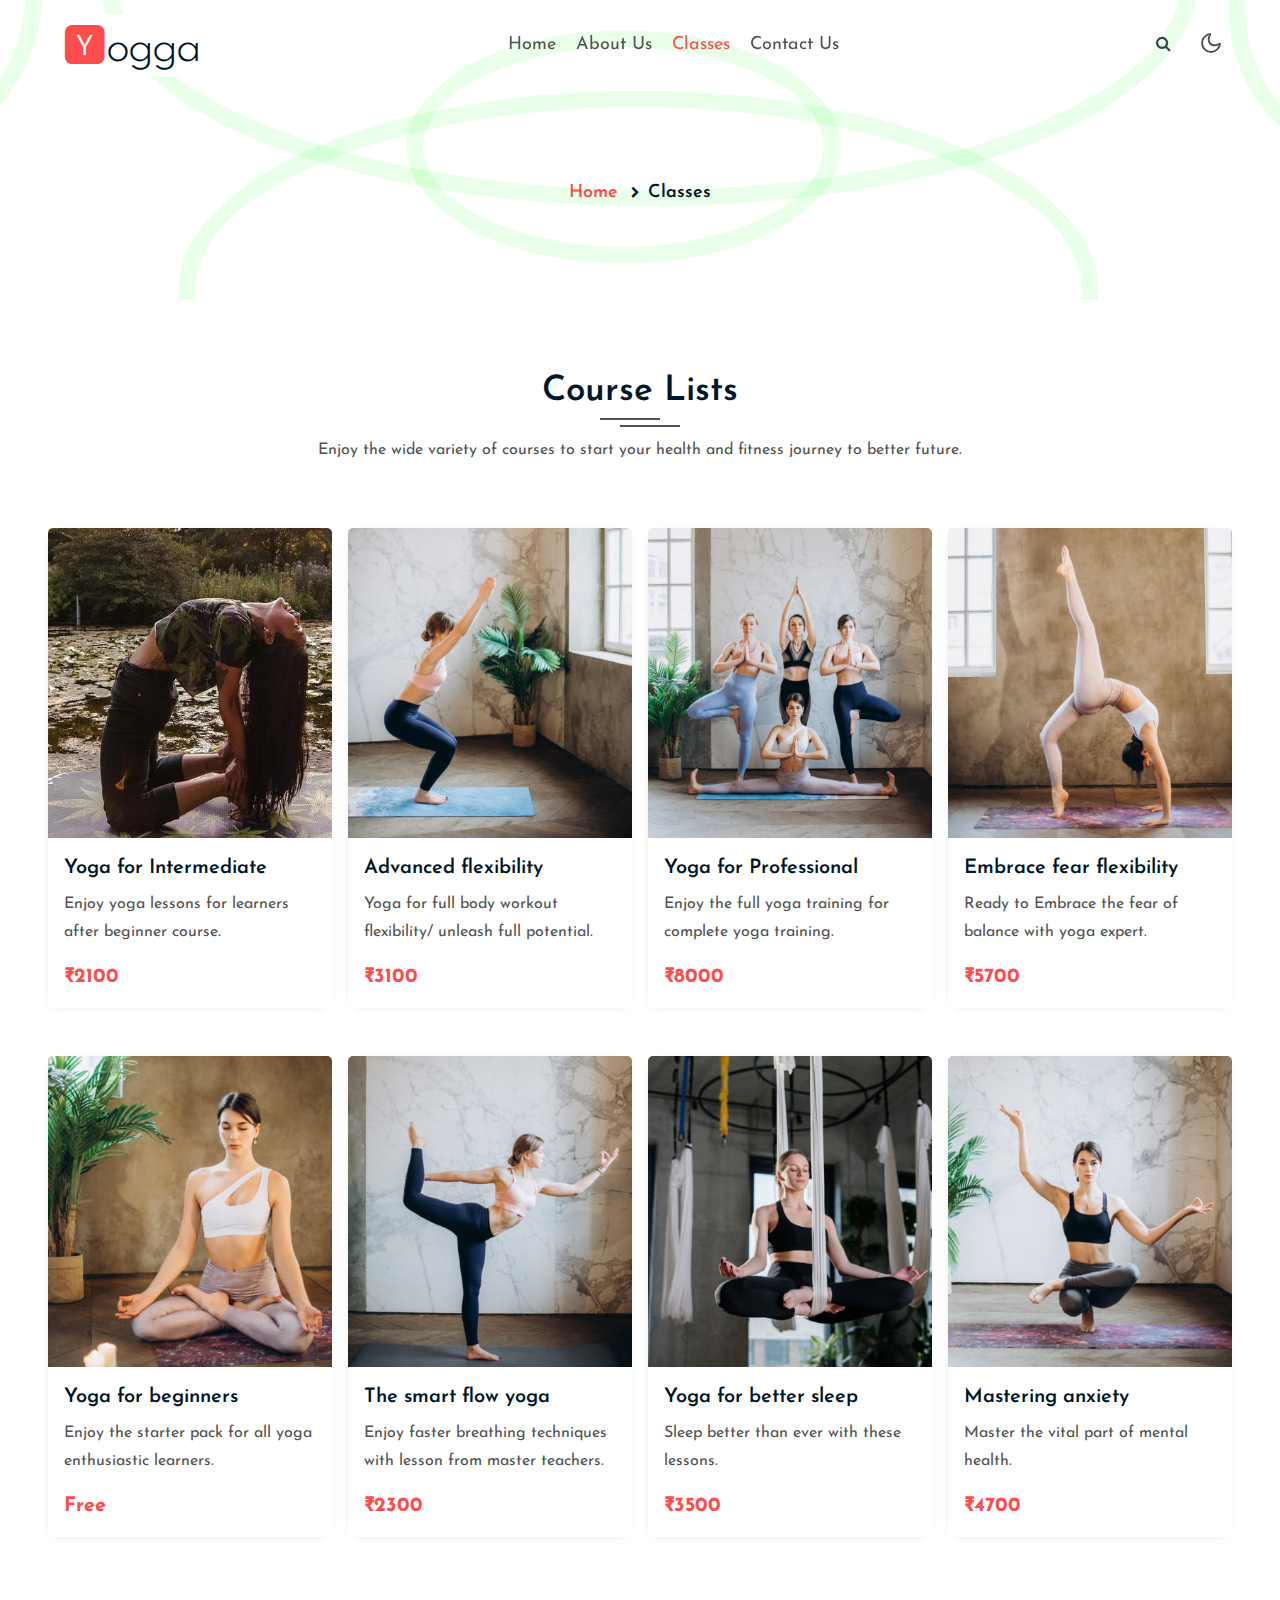
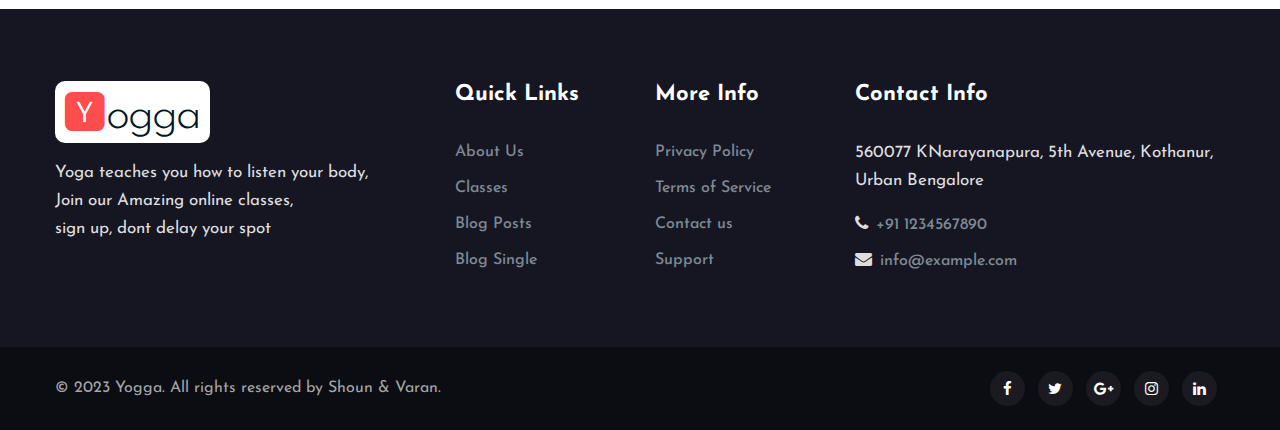
<file: classes.html>
<!doctype html>
<html lang="en">

<head>
  <!-- Required meta tags -->
  <meta charset="utf-8">
  <meta name="viewport" content="width=device-width, initial-scale=1, shrink-to-fit=no">
  <title>Yogga Lifestyle Website</title>
  <!-- google-fonts -->
  <link
    href="//fonts.googleapis.com/css2?family=Josefin+Sans:ital,wght@0,100;0,200;0,300;0,400;0,500;0,600;0,700;1,400;1,600;1,700&display=swap"
    rel="stylesheet">
  <!-- //google-fonts -->
  <!-- Template CSS -->
  <link rel="stylesheet" href="assets/css/style-starter.css">
</head>

<body>
  <!--header-->
  <header id="site-header" class="fixed-top">
    <div class="container">
      <nav class="navbar navbar-expand-lg stroke px-0">
        <h1>
          <a class="navbar-brand" href="index.html">
            <i class="fa fa-yc-square" aria-hidden="true"></i>ogga
          </a>
        </h1>
        <!-- if logo is image enable this   
      <a class="navbar-brand" href="#index.html">
          <img src="image-path" alt="Your logo" title="Your logo" style="height:35px;" />
      </a> -->
        <button class="navbar-toggler  collapsed bg-gradient" type="button" data-toggle="collapse"
          data-target="#navbarTogglerDemo02" aria-controls="navbarTogglerDemo02" aria-expanded="false"
          aria-label="Toggle navigation">
          <span class="navbar-toggler-icon fa icon-expand fa-bars"></span>
          <span class="navbar-toggler-icon fa icon-close fa-times"></span>
        </button>

        <div class="collapse navbar-collapse" id="navbarTogglerDemo02">
          <ul class="navbar-nav mx-lg-auto">
            <li class="nav-item">
              <a class="nav-link" href="index.html">Home <span class="sr-only">(current)</span></a>
            </li>
            <li class="nav-item">
              <a class="nav-link" href="about.html">About Us</a>
            </li>
            <li class="nav-item active">
              <a class="nav-link" href="classes.html">Classes</a>
            </li>
            <li class="nav-item">
              <a class="nav-link" href="contact.html">Contact Us</a>
            </li>
          </ul>
        </div>
        <!-- search button -->
        <div class="search-right">
          <a href="#search" title="search"><span class="fa fa-search" aria-hidden="true"></span></a>
          <!-- search popup -->
          <div id="search" class="pop-overlay">
            <div class="popup">
              <form action="#search" method="GET" class="search-box">
                <input type="search" placeholder="Enter Keyword" name="search" required="required" autofocus="">
                <button type="submit" class="btn"><span class="fa fa-search" aria-hidden="true"></span></button>
              </form>
            </div>
            <a class="close" href="#close">×</a>
          </div>
          <!-- //search popup -->
        </div>
        <!-- //search button -->
        <!-- toggle switch for light and dark theme -->
        <div class="cont-ser-position">
          <nav class="navigation">
            <div class="theme-switch-wrapper">
              <label class="theme-switch" for="checkbox">
                <input type="checkbox" id="checkbox">
                <div class="mode-container">
                  <i class="gg-sun"></i>
                  <i class="gg-moon"></i>
                </div>
              </label>
            </div>
          </nav>
        </div>
        <!-- //toggle switch for light and dark theme -->
      </nav>
    </div>
  </header>
  <!--//header-->
  <!-- inner banner -->
  <div class="inner-banner">
    <section class="w3l-breadcrumb">
      <div class="container">
        <ul class="breadcrumbs-custom-path">
          <li><a href="index.html">Home</a></li>
          <li class="active"><span class="fa fa-chevron-right mx-2" aria-hidden="true"></span>Classes</li>
        </ul>
      </div>
    </section>
  </div>
  <!-- //inner banner -->
  <!-- classes-section -->
  <section class="w3l-index-block2 py-5">
    <div class="container py-md-4 py-3">
      <div class="title-heading-w3 text-center mx-auto">
        <h3 class="title-main">Course Lists</h3>
        <p class="mt-4 sub-title"> Enjoy the wide variety of courses to start your health and fitness
          journey to better future.
        </p>
      </div>
      <div class="row bottom_grids mt-5 pt-lg-3">
        <div class="col-lg-3 col-md-6 px-lg-2">
          <div class="s-block">
            <a href="#blog" class="d-block">
              <img src="assets/images/class6.jpg" alt="" class="img-fluid" />
              <div class="p-3">
                <h3 class="mb-2">Yoga for Intermediate</h3>
                <p>Enjoy yoga lessons for learners after beginner course.</p>
                <strong class="fee-class-w3 mt-3">₹2100</strong>
              </div>
            </a>
          </div>
        </div>
        <div class="col-lg-3 col-md-6 px-lg-2 mt-md-0 mt-4 grid-4-col">
          <div class="s-block">
            <a href="#blog" class="d-block">
              <img src="assets/images/class8.jpg" alt="" class="img-fluid img-responsive" />
              <div class="p-3">
                <h3 class="mb-2">Advanced flexibility</h3>
                <p class="">Yoga for full body workout flexibility/ unleash full potential.</p>
                <strong class="fee-class-w3 mt-3">₹3100</strong>
              </div>
            </a>
          </div>
        </div>
        <div class="col-lg-3 col-md-6 px-lg-2 mt-lg-0 mt-4 grid-4-col">
          <div class="s-block">
            <a href="#blog" class="d-block">
              <img src="assets/images/class7.jpg" alt="" class="img-fluid" />
              <div class="p-3">
                <h3 class="mb-2">Yoga for Professional</h3>
                <p class="">Enjoy the full yoga training for complete yoga training.</p>
                <strong class="fee-class-w3 mt-3">₹8000</strong>
              </div>
            </a>
          </div>
        </div>
        <div class="col-lg-3 col-md-6 px-lg-2 mt-lg-0 mt-4">
          <div class="s-block">
            <a href="#blog" class="d-block">
              <img src="assets/images/class9.jpg" alt="" class="img-fluid" />
              <div class="p-3">
                <h3 class="mb-2">Embrace fear flexibility</h3>
                <p class="">Ready to Embrace the fear of balance with yoga expert.</p>
                <strong class="fee-class-w3 mt-3">₹5700</strong>
              </div>
            </a>
          </div>
        </div>
      </div>
      <div class="row bottom_grids mt-5">
        <div class="col-lg-3 col-md-6 px-lg-2">
          <div class="s-block">
            <a href="#blog" class="d-block">
              <img src="assets/images/class2.jpg" alt="" class="img-fluid" />
              <div class="p-3">
                <h3 class="mb-2">Yoga for beginners</h3>
                <p>Enjoy the starter pack for all yoga enthusiastic learners.</p>
                <strong class="fee-class-w3 mt-3">Free</strong>
              </div>
            </a>
          </div>
        </div>
        <div class="col-lg-3 col-md-6 px-lg-2 mt-md-0 mt-4 grid-4-col">
          <div class="s-block">
            <a href="#blog" class="d-block">
              <img src="assets/images/class5.jpg" alt="" class="img-fluid img-responsive" />
              <div class="p-3">
                <h3 class="mb-2">The smart flow yoga</h3>
                <p class="">Enjoy faster breathing techniques with lesson from master teachers.</p>
                <strong class="fee-class-w3 mt-3">₹2300</strong>
              </div>
            </a>
          </div>
        </div>
        <div class="col-lg-3 col-md-6 px-lg-2 mt-lg-0 mt-4 grid-4-col">
          <div class="s-block">
            <a href="#blog" class="d-block">
              <img src="assets/images/class1.jpg" alt="" class="img-fluid" />
              <div class="p-3">
                <h3 class="mb-2">Yoga for better sleep</h3>
                <p class="">Sleep better than ever with these lessons.</p>
                <strong class="fee-class-w3 mt-3">₹3500</strong>
              </div>
            </a>
          </div>
        </div>
        <div class="col-lg-3 col-md-6 px-lg-2 mt-lg-0 mt-4">
          <div class="s-block">
            <a href="#blog" class="d-block">
              <img src="assets/images/class3.jpg" alt="" class="img-fluid" />
              <div class="p-3">
                <h3 class="mb-2">Mastering anxiety</h3>
                <p class="">Master the vital part of mental health.</p>
                <strong class="fee-class-w3 mt-3">₹4700</strong>
              </div>
            </a>
          </div>
        </div>
      </div>
    </div>
  </section>
  <!-- //classes-section -->
  <!-- footer -->
  <section class="w3l-footer-29-main">
    <div class="footer-29 py-5">
      <div class="container py-lg-4">
        <div class="row footer-top-29">
          <div class="col-lg-4 col-md-6 col-sm-7 footer-list-29 footer-1 pr-lg-5">
            <div class="footer-logo mb-3">
              <a class="navbar-brand" href="index.html">
                <i class="fa fa-yc-square" aria-hidden="true"></i>ogga
              </a>
            </div>
            <p>Yoga teaches you how to listen your body, Join our Amazing online classes,
              <br>sign up, dont delay your spot</p>
          </div>
          <div class="col-lg-2 col-md-6 col-sm-5 col-6 footer-list-29 footer-2 mt-sm-0 mt-5">

            <ul>
              <h6 class="footer-title-29">Quick Links</h6>
              <li><a href="about.html">About Us</a></li>
              <li><a href="classes.html"> Classes</a></li>
              <li><a href="#blog"> Blog Posts</a></li>
              <li><a href="#blog">Blog Single</a></li>
            </ul>
          </div>
          <div class="col-lg-2 col-md-6 col-sm-5 col-6 footer-list-29 footer-3 mt-lg-0 mt-5">
            <h6 class="footer-title-29">More Info</h6>
            <ul>
              <li><a href="#privacy">Privacy Policy</a></li>
              <li><a href="#terms"> Terms of Service</a></li>
              <li><a href="contact.html">Contact us</a></li>
              <li><a href="#support"> Support</a></li>
            </ul>

          </div>
          <div class="col-lg-4 col-md-6 col-sm-7 footer-list-29 footer-4 mt-lg-0 mt-5">
            <h6 class="footer-title-29">Contact Info </h6>
            <p>560077 KNarayanapura, 5th Avenue, Kothanur, Urban Bengalore</p>
                        <p class="mb-2 mt-3"><i class="fa fa-phone mr-2" aria-hidden="true"></i><a
                                href="tel:+12 23456790">+91 1234567890</a></p>
                        <p> <i class="fa fa-envelope mr-2" aria-hidden="true"></i><a
                                href="mailto:info@example.com">info@example.com</a></p>
          </div>
        </div>
      </div>
    </div>
  </section>
  <!-- //footer -->
  <!-- copyright -->
  <section class="w3l-copyright">
    <div class="container">
      <div class="row bottom-copies">
        <p class="col-lg-8 copy-footer-29">© 2023 Yogga. All rights reserved by Shoun & Varan.</p>

        <div class="col-lg-4 footer-list-29 text-right">
          <div class="main-social-footer-29">
            <a href="#facebook" class="facebook"><span class="fa fa-facebook"></span></a>
            <a href="#twitter" class="twitter"><span class="fa fa-twitter"></span></a>
            <a href="#google"><span class="fa fa-google-plus" aria-hidden="true"></span></a>
            <a href="#instagram" class="instagram"><span class="fa fa-instagram"></span></a>
            <a href="#linkedin" class="linkedin"><span class="fa fa-linkedin"></span></a>

          </div>
        </div>
      </div>
    </div>

    <!-- move top -->
    <button onclick="topFunction()" id="movetop" title="Go to top">
      &#10548;
    </button>
    <script>
      // When the user scrolls down 20px from the top of the document, show the button
      window.onscroll = function () {
        scrollFunction()
      };

      function scrollFunction() {
        if (document.body.scrollTop > 20 || document.documentElement.scrollTop > 20) {
          document.getElementById("movetop").style.display = "block";
        } else {
          document.getElementById("movetop").style.display = "none";
        }
      }

      // When the user clicks on the button, scroll to the top of the document
      function topFunction() {
        document.body.scrollTop = 0;
        document.documentElement.scrollTop = 0;
      }
    </script>
    <!-- /move top -->
  </section>
  <!-- //copyright -->

  <!-- Js scripts -->
  <!-- common jquery plugin -->
  <script src="assets/js/jquery-3.3.1.min.js"></script>
  <!-- //common jquery plugin -->
  <!-- theme switch js (light and dark)-->
  <script src="assets/js/theme-change.js"></script>
  <script>
    function autoType(elementClass, typingSpeed) {
      var thhis = $(elementClass);
      thhis.css({
        "position": "relative",
        "display": "inline-block"
      });
      thhis.prepend('<div class="cursor" style="right: initial; left:0;"></div>');
      thhis = thhis.find(".text-js");
      var text = thhis.text().trim().split('');
      var amntOfChars = text.length;
      var newString = "";
      thhis.text("|");
      setTimeout(function () {
        thhis.css("opacity", 1);
        thhis.prev().removeAttr("style");
        thhis.text("");
        for (var i = 0; i < amntOfChars; i++) {
          (function (i, char) {
            setTimeout(function () {
              newString += char;
              thhis.text(newString);
            }, i * typingSpeed);
          })(i + 1, text[i]);
        }
      }, 1500);
    }

    $(document).ready(function () {
      // Now to start autoTyping just call the autoType function with the 
      // class of outer div
      // The second paramter is the speed between each letter is typed.   
      autoType(".type-js", 200);
    });
  </script>
  <!-- //theme switch js (light and dark)-->
  <!-- MENU-JS -->
  <script>
    $(window).on("scroll", function () {
      var scroll = $(window).scrollTop();

      if (scroll >= 80) {
        $("#site-header").addClass("nav-fixed");
      } else {
        $("#site-header").removeClass("nav-fixed");
      }
    });

    //Main navigation Active Class Add Remove
    $(".navbar-toggler").on("click", function () {
      $("header").toggleClass("active");
    });
    $(document).on("ready", function () {
      if ($(window).width() > 991) {
        $("header").removeClass("active");
      }
      $(window).on("resize", function () {
        if ($(window).width() > 991) {
          $("header").removeClass("active");
        }
      });
    });
  </script>
  <!-- //MENU-JS -->
  <!-- disable body scroll which navbar is in active -->
  <script>
    $(function () {
      $('.navbar-toggler').click(function () {
        $('body').toggleClass('noscroll');
      })
    });
  </script>
  <!-- //disable body scroll which navbar is in active -->
  <!--bootstrap-->
  <script src="assets/js/bootstrap.min.js"></script>
  <!-- //bootstrap-->
  <!-- //Js scripts -->

</body>

</html>
</file>
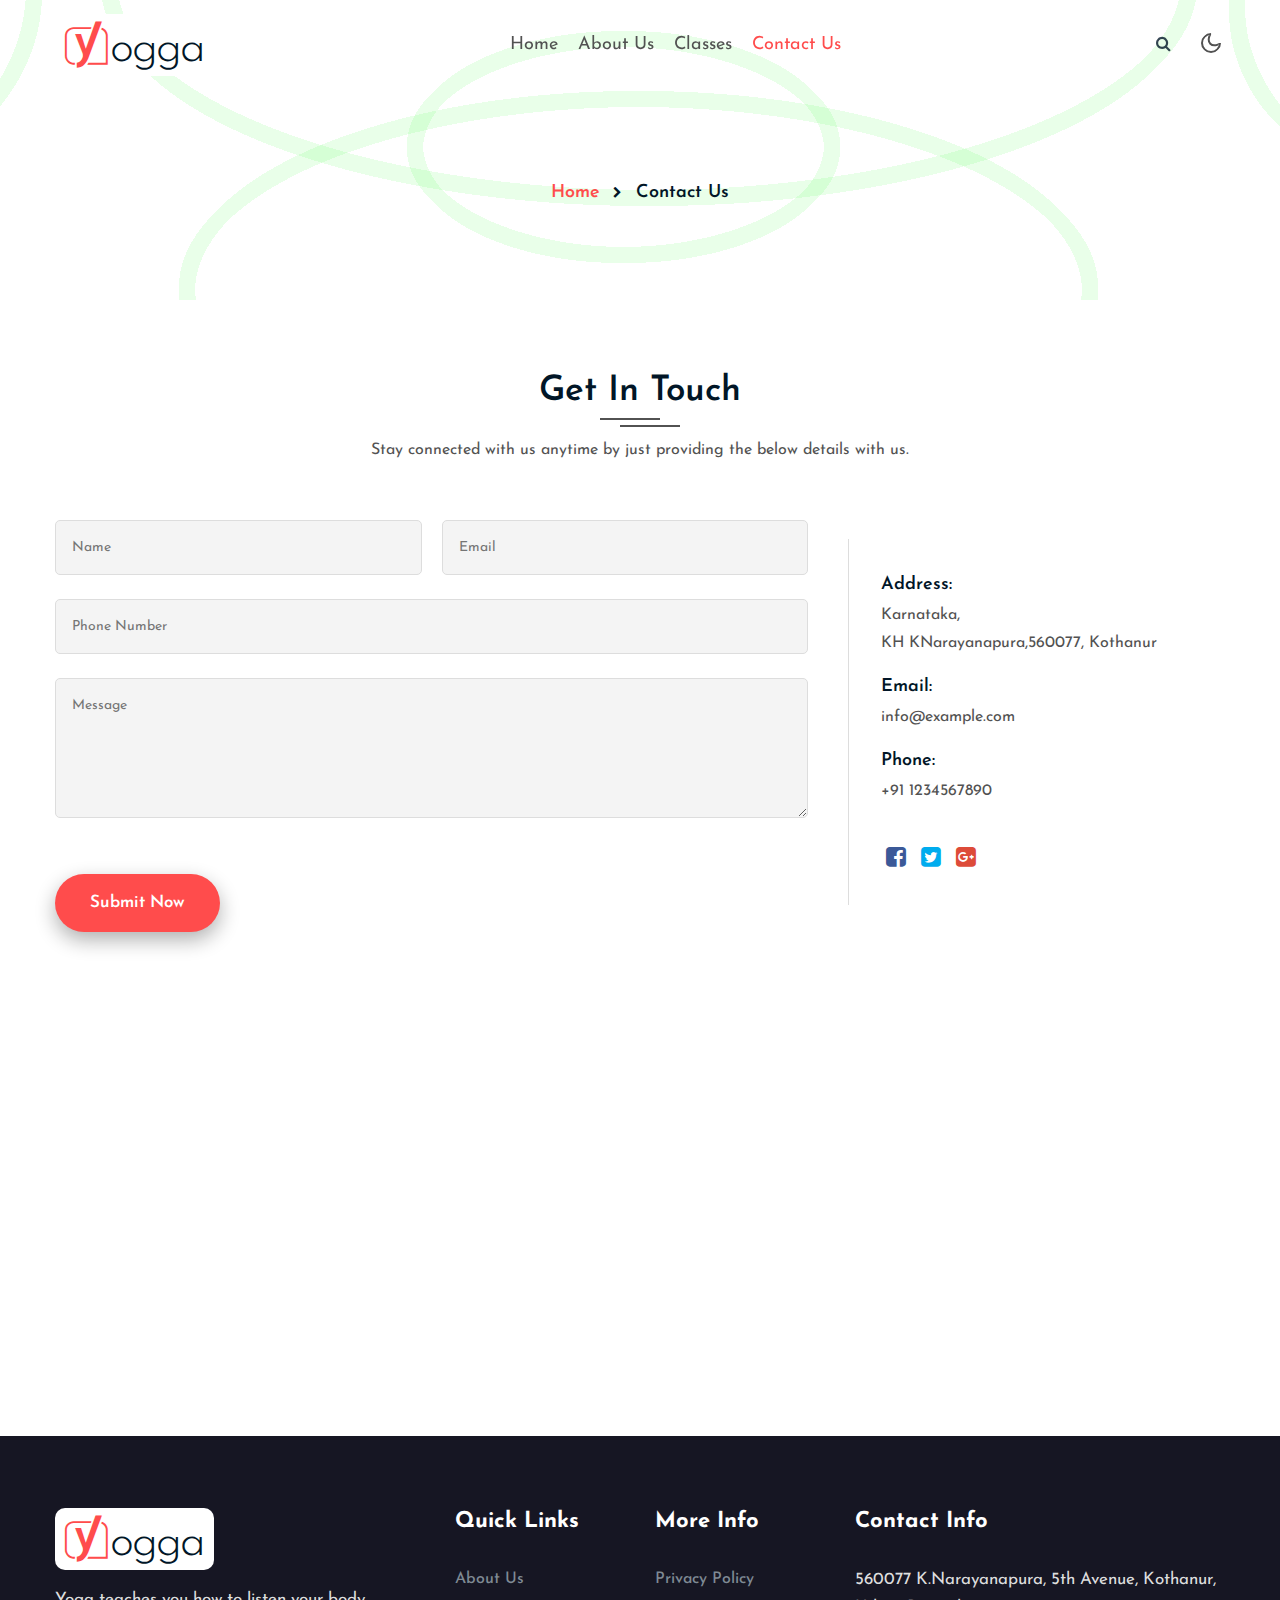
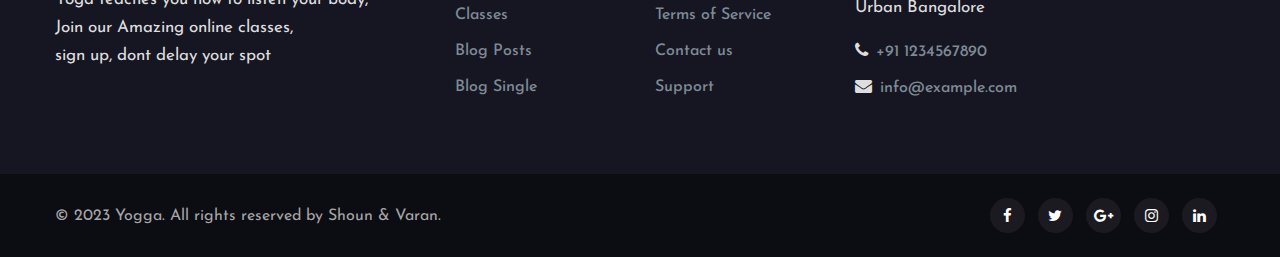
<file: contact.html>
<!doctype html>
<html lang="en">

<head>
    <!-- Required meta tags -->
    <meta charset="utf-8">
    <meta name="viewport" content="width=device-width, initial-scale=1, shrink-to-fit=no">
    <title>Yogga Lifestyle Website</title>
    <!-- google-fonts -->
    <link
        href="//fonts.googleapis.com/css2?family=Josefin+Sans:ital,wght@0,100;0,200;0,300;0,400;0,500;0,600;0,700;1,400;1,600;1,700&display=swap"
        rel="stylesheet">
    <!-- //google-fonts -->
    <!-- Template CSS -->
    <link rel="stylesheet" href="assets/css/style-starter.css">
</head>

<body>
    <!--header-->
    <header id="site-header" class="fixed-top">
        <div class="container">
            <nav class="navbar navbar-expand-lg stroke px-0">
                <h1>
                    <a class="navbar-brand" href="index.html">
                        <i class="fa fa-yoast" aria-hidden="true"></i>ogga                    </a>
                </h1>
                <!-- if logo is image enable this   
        <a class="navbar-brand" href="#index.html">
            <img src="image-path" alt="Your logo" title="Your logo" style="height:35px;" />
        </a> -->
                <button class="navbar-toggler  collapsed bg-gradient" type="button" data-toggle="collapse"
                    data-target="#navbarTogglerDemo02" aria-controls="navbarTogglerDemo02" aria-expanded="false"
                    aria-label="Toggle navigation">
                    <span class="navbar-toggler-icon fa icon-expand fa-bars"></span>
                    <span class="navbar-toggler-icon fa icon-close fa-times"></span>
                </button>

                <div class="collapse navbar-collapse" id="navbarTogglerDemo02">
                    <ul class="navbar-nav mx-lg-auto">
                        <li class="nav-item">
                            <a class="nav-link" href="index.html">Home <span class="sr-only">(current)</span></a>
                        </li>
                        <li class="nav-item">
                            <a class="nav-link" href="about.html">About Us</a>
                        </li>
                        <li class="nav-item">
                            <a class="nav-link" href="classes.html">Classes</a>
                        </li>
                        <li class="nav-item active">
                            <a class="nav-link" href="contact.html">Contact Us</a>
                        </li>
                    </ul>
                </div>
                <!-- search button -->
                <div class="search-right">
                    <a href="#search" title="search"><span class="fa fa-search" aria-hidden="true"></span></a>
                    <!-- search popup -->
                    <div id="search" class="pop-overlay">
                        <div class="popup">
                            <form action="#search" method="GET" class="search-box">
                                <input type="search" placeholder="Enter Keyword" name="search" required="required"
                                    autofocus="">
                                <button type="submit" class="btn"><span class="fa fa-search"
                                        aria-hidden="true"></span></button>
                            </form>
                        </div>
                        <a class="close" href="#close">×</a>
                    </div>
                    <!-- //search popup -->
                </div>
                <!-- //search button -->
                <!-- toggle switch for light and dark theme -->
                <div class="cont-ser-position">
                    <nav class="navigation">
                        <div class="theme-switch-wrapper">
                            <label class="theme-switch" for="checkbox">
                                <input type="checkbox" id="checkbox">
                                <div class="mode-container">
                                    <i class="gg-sun"></i>
                                    <i class="gg-moon"></i>
                                </div>
                            </label>
                        </div>
                    </nav>
                </div>
                <!-- //toggle switch for light and dark theme -->
            </nav>
        </div>
    </header>
    <!--//header-->
    <!-- inner banner -->
    <div class="inner-banner">
        <section class="w3l-breadcrumb">
            <div class="container">
                <ul class="breadcrumbs-custom-path">
                    <li><a href="index.html">Home</a></li>
                    <li class="active"><span class="fa fa-chevron-right mx-2" aria-hidden="true"></span> Contact Us</li>
                </ul>
            </div>
        </section>
    </div>
    <!-- //inner banner -->
    <!-- contact -->
    <section class="w3l-contacts-12">
        <div class="contact-top pt-5">
            <div class="container py-md-4 py-3">
                <div class="title-heading-w3 text-center mx-auto">
                    <h3 class="title-main">Get In Touch</h3>
                    <p class="mt-4 sub-title"> Stay connected with us anytime by just providing the
                        below details with us.
                    </p>
                </div>
                <div class="d-grid cont-main-top mt-5">
                    <!-- contact form -->
                    <div class="contacts12-main mt-lg-2">
                        <form action="https://sendmail.w3layouts.com/submitForm" method="post" class="main-input">
                            <div class="top-inputs d-grid">
                                <input type="text" placeholder="Name" name="w3lName" id="w3lName" required="">
                                <input type="email" name="email" placeholder="Email" id="w3lSender" required="">
                            </div>
                            <input type="text" placeholder="Phone Number" name="w3lName" id="w3lName" required="">
                            <textarea placeholder="Message" name="w3lMessage" id="w3lMessage" required=""></textarea>
                            <button type="submit" class="btn btn-primary btn-style mt-4">Submit Now</button>
                        </form>
                    </div>
                    <!-- //contact form -->
                    <!-- contact address -->
                    <div class="contact">
                        <div class="cont-subs">
                            <div class="cont-add">
                                <h4>Address:</h4>
                                <p class="contact-text-sub">Karnataka, <br> KH KNarayanapura,560077, Kothanur</p>
                            </div>
                            <div class="cont-add">
                                <h4>Email:</h4>
                                <a href="mailto:info@example.com">
                                    <p class="contact-text-sub">info@example.com</p>
                                </a>
                            </div>
                            <div class="cont-add">
                                <h4>Phone:</h4>
                                <a href="tel:+7-800-999-800">
                                    <p class="contact-text-sub">+91 1234567890</p>
                                </a>
                            </div>
                            <div class="social-icons-con">
                                <a href="#facebook"><span class="fa fa-facebook-square" aria-hidden="true"></span></a>
                                <a href="#twitter"><span class="fa fa-twitter-square" aria-hidden="true"></span></a>
                                <a href="#google-plus"><span class="fa fa-google-plus-square"
                                        aria-hidden="true"></span></a>
                            </div>
                        </div>
                    </div>
                    <!-- //contact address -->
                </div>
            </div>
            
            <!-- map -->
            <div class="map">
               <iframe src="https://www.google.com/maps/embed?pb=!1m18!1m12!1m3!1d15546.74604104228!2d77.6338096081654!3d13.055615546278705!2m3!1f0!2f0!3f0!3m2!1i1024!2i768!4f13.1!3m3!1m2!1s0x3bae17586ac5cb01%3A0xe2c53d2f2e12355c!2sKothanur%2C%20Bengaluru%2C%20Karnataka%20560077!5e0!3m2!1sen!2sin!4v1688320818515!5m2!1sen!2sin" width="600" height="450" style="border:0;" allowfullscreen="" loading="lazy" referrerpolicy="no-referrer-when-downgrade"></iframe>
            </div>
            <!-- //map -->

        </div>
    </section>
    <!-- //contact -->
    <!-- footer -->
    <section class="w3l-footer-29-main">
        <div class="footer-29 py-5">
            <div class="container py-lg-4">
                <div class="row footer-top-29">
                    <div class="col-lg-4 col-md-6 col-sm-7 footer-list-29 footer-1 pr-lg-5">
                        <div class="footer-logo mb-3">
                            <a class="navbar-brand" href="index.html">
                                <i class="fa fa-yoast" aria-hidden="true"></i>ogga
                            </a>
                        </div>
                        <p>Yoga teaches you how to listen your body, Join our Amazing online classes,
                            <br>sign up, dont delay your spot</p>
                    </div>
                    <div class="col-lg-2 col-md-6 col-sm-5 col-6 footer-list-29 footer-2 mt-sm-0 mt-5">

                        <ul>
                            <h6 class="footer-title-29">Quick Links</h6>
                            <li><a href="about.html">About Us</a></li>
                            <li><a href="classes.html"> Classes</a></li>
                            <li><a href="#blog"> Blog Posts</a></li>
                            <li><a href="#blog">Blog Single</a></li>
                        </ul>
                    </div>
                    <div class="col-lg-2 col-md-6 col-sm-5 col-6 footer-list-29 footer-3 mt-lg-0 mt-5">
                        <h6 class="footer-title-29">More Info</h6>
                        <ul>
                            <li><a href="#privacy">Privacy Policy</a></li>
                            <li><a href="#terms"> Terms of Service</a></li>
                            <li><a href="contact.html">Contact us</a></li>
                            <li><a href="#support"> Support</a></li>
                        </ul>

                    </div>
                    <div class="col-lg-4 col-md-6 col-sm-7 footer-list-29 footer-4 mt-lg-0 mt-5">
                        <h6 class="footer-title-29">Contact Info </h6>
                        <p>560077 K.Narayanapura, 5th Avenue, Kothanur, Urban Bangalore</p>
                        <p class="mb-2 mt-3"><i class="fa fa-phone mr-2" aria-hidden="true"></i><a
                                href="tel:+12 23456790">+91 1234567890</a></p>
                        <p> <i class="fa fa-envelope mr-2" aria-hidden="true"></i><a
                                href="mailto:info@example.com">info@example.com</a></p>
                    </div>
                </div>
            </div>
        </div>
    </section>
    <!-- //footer -->
    <!-- copyright -->
    <section class="w3l-copyright">
        <div class="container">
            <div class="row bottom-copies">
                <p class="col-lg-8 copy-footer-29">© 2023 Yogga. All rights reserved by Shoun & Varan.</p>

                <div class="col-lg-4 footer-list-29 text-right">
                    <div class="main-social-footer-29">
                        <a href="#facebook" class="facebook"><span class="fa fa-facebook"></span></a>
                        <a href="#twitter" class="twitter"><span class="fa fa-twitter"></span></a>
                        <a href="#google"><span class="fa fa-google-plus" aria-hidden="true"></span></a>
                        <a href="#instagram" class="instagram"><span class="fa fa-instagram"></span></a>
                        <a href="#linkedin" class="linkedin"><span class="fa fa-linkedin"></span></a>

                    </div>
                </div>
            </div>
        </div>

        <!-- move top -->
        <button onclick="topFunction()" id="movetop" title="Go to top">
            &#10548;
        </button>
        <script>
            // When the user scrolls down 20px from the top of the document, show the button
            window.onscroll = function () {
                scrollFunction()
            };

            function scrollFunction() {
                if (document.body.scrollTop > 20 || document.documentElement.scrollTop > 20) {
                    document.getElementById("movetop").style.display = "block";
                } else {
                    document.getElementById("movetop").style.display = "none";
                }
            }

            // When the user clicks on the button, scroll to the top of the document
            function topFunction() {
                document.body.scrollTop = 0;
                document.documentElement.scrollTop = 0;
            }
        </script>
        <!-- /move top -->
    </section>
    <!-- //copyright -->

    <!-- Js scripts -->
    <!-- common jquery plugin -->
    <script src="assets/js/jquery-3.3.1.min.js"></script>
    <!-- //common jquery plugin -->
    <!-- theme switch js (light and dark)-->
    <script src="assets/js/theme-change.js"></script>
    <script>
        function autoType(elementClass, typingSpeed) {
            var thhis = $(elementClass);
            thhis.css({
                "position": "relative",
                "display": "inline-block"
            });
            thhis.prepend('<div class="cursor" style="right: initial; left:0;"></div>');
            thhis = thhis.find(".text-js");
            var text = thhis.text().trim().split('');
            var amntOfChars = text.length;
            var newString = "";
            thhis.text("|");
            setTimeout(function () {
                thhis.css("opacity", 1);
                thhis.prev().removeAttr("style");
                thhis.text("");
                for (var i = 0; i < amntOfChars; i++) {
                    (function (i, char) {
                        setTimeout(function () {
                            newString += char;
                            thhis.text(newString);
                        }, i * typingSpeed);
                    })(i + 1, text[i]);
                }
            }, 1500);
        }

        $(document).ready(function () {
            // Now to start autoTyping just call the autoType function with the 
            // class of outer div
            // The second paramter is the speed between each letter is typed.   
            autoType(".type-js", 200);
        });
    </script>
    <!-- //theme switch js (light and dark)-->
    <!-- MENU-JS -->
    <script>
        $(window).on("scroll", function () {
            var scroll = $(window).scrollTop();

            if (scroll >= 80) {
                $("#site-header").addClass("nav-fixed");
            } else {
                $("#site-header").removeClass("nav-fixed");
            }
        });

        //Main navigation Active Class Add Remove
        $(".navbar-toggler").on("click", function () {
            $("header").toggleClass("active");
        });
        $(document).on("ready", function () {
            if ($(window).width() > 991) {
                $("header").removeClass("active");
            }
            $(window).on("resize", function () {
                if ($(window).width() > 991) {
                    $("header").removeClass("active");
                }
            });
        });
    </script>
    <!-- //MENU-JS -->
    <!-- disable body scroll which navbar is in active -->
    <script>
        $(function () {
            $('.navbar-toggler').click(function () {
                $('body').toggleClass('noscroll');
            })
        });
    </script>
    <!-- //disable body scroll which navbar is in active -->
    <!--bootstrap-->
    <script src="assets/js/bootstrap.min.js"></script>
    <!-- //bootstrap-->
    <!-- //Js scripts -->

</body>

</html>
</file>
<file: assets/css/style-starter.css>
@charset "UTF-8";


:root {
  --blue: #007bff;
  --indigo: #6610f2;
  --purple: #6f42c1;
  --pink: #e83e8c;
  --red: #dc3545;
  --orange: #fd7e14;
  --yellow: #ffc107;
  --green: #28a745;
  --teal: #20c997;
  --cyan: #17a2b8;
  --white: #fff;
  --gray: #6c757d;
  --gray-dark: #343a40;
  --primary: #ff4c4c;
  --secondary: #e71d36;
  --success: #28a745;
  --info: #17a2b8;
  --warning: #ffc107;
  --danger: #dc3545;
  --light: #f8f9fa;
  --dark: #343a40;
  --breakpoint-xs: 0;
  --breakpoint-sm: 576px;
  --breakpoint-md: 768px;
  --breakpoint-lg: 992px;
  --breakpoint-xl: 1200px;
  --font-family-sans-serif: -apple-system, BlinkMacSystemFont, "Segoe UI", Roboto, "Helvetica Neue", Arial, "Noto Sans", sans-serif, "Apple Color Emoji", "Segoe UI Emoji", "Segoe UI Symbol", "Noto Color Emoji";
  --font-family-monospace: SFMono-Regular, Menlo, Monaco, Consolas, "Liberation Mono", "Courier New", monospace;
}

*,
*::before,
*::after {
  box-sizing: border-box;
}

html {
  font-family: sans-serif;
  line-height: 1.15;
  -webkit-text-size-adjust: 100%;
  -webkit-tap-highlight-color: rgba(0, 0, 0, 0);
}

article,
aside,
figcaption,
figure,
footer,
header,
hgroup,
main,
nav,
section {
  display: block;
}

body {
  margin: 0;
  font-family: -apple-system, BlinkMacSystemFont, "Segoe UI", Roboto, "Helvetica Neue", Arial, "Noto Sans", sans-serif, "Apple Color Emoji", "Segoe UI Emoji", "Segoe UI Symbol", "Noto Color Emoji";
  font-size: 1rem;
  font-weight: 400;
  line-height: 1.5;
  color: #212529;
  text-align: left;
  background-color: #fff;
}

[tabindex="-1"]:focus:not(:focus-visible) {
  outline: 0 !important;
}

hr {
  box-sizing: content-box;
  height: 0;
  overflow: visible;
}

h1,
h2,
h3,
h4,
h5,
h6 {
  margin-top: 0;
  margin-bottom: 0.5rem;
}

p {
  margin-top: 0;
  margin-bottom: 1rem;
}

abbr[title],
abbr[data-original-title] {
  text-decoration: underline;
  -webkit-text-decoration: underline dotted;
  text-decoration: underline dotted;
  cursor: help;
  border-bottom: 0;
  -webkit-text-decoration-skip-ink: none;
  text-decoration-skip-ink: none;
}

address {
  margin-bottom: 1rem;
  font-style: normal;
  line-height: inherit;
}

ol,
ul,
dl {
  margin-top: 0;
  margin-bottom: 1rem;
}

ol ol,
ul ul,
ol ul,
ul ol {
  margin-bottom: 0;
}

dt {
  font-weight: 600;
}

dd {
  margin-bottom: .5rem;
  margin-left: 0;
}

blockquote {
  margin: 0 0 1rem;
}

b,
strong {
  font-weight: bolder;
}

small {
  font-size: 80%;
}

sub,
sup {
  position: relative;
  font-size: 75%;
  line-height: 0;
  vertical-align: baseline;
}

sub {
  bottom: -.25em;
}

sup {
  top: -.5em;
}

a {
  color: #ff4c4c;
  text-decoration: none;
  background-color: transparent;
}

a:hover {
  color: #956fef;
  text-decoration: underline;
}

a:not([href]) {
  color: inherit;
  text-decoration: none;
}

a:not([href]):hover {
  color: inherit;
  text-decoration: none;
}

pre,
code,
kbd,
samp {
  font-family: SFMono-Regular, Menlo, Monaco, Consolas, "Liberation Mono", "Courier New", monospace;
  font-size: 1em;
}

pre {
  margin-top: 0;
  margin-bottom: 1rem;
  overflow: auto;
}

figure {
  margin: 0 0 1rem;
}

img {
  vertical-align: middle;
  border-style: none;
}

svg {
  overflow: hidden;
  vertical-align: middle;
}

table {
  border-collapse: collapse;
}

caption {
  padding-top: 0.75rem;
  padding-bottom: 0.75rem;
  color: #6c757d;
  text-align: left;
  caption-side: bottom;
}

th {
  text-align: inherit;
}

label {
  display: inline-block;
  margin-bottom: 0.5rem;
}

button {
  border-radius: 0;
}

button:focus {
  outline: 1px dotted;
  outline: 5px auto -webkit-focus-ring-color;
}

input,
button,
select,
optgroup,
textarea {
  margin: 0;
  font-family: inherit;
  font-size: inherit;
  line-height: inherit;
}

button,
input {
  overflow: visible;
}

button,
select {
  text-transform: none;
}

select {
  word-wrap: normal;
}

button,
[type="button"],
[type="reset"],
[type="submit"] {
  -webkit-appearance: button;
}

button:not(:disabled),
[type="button"]:not(:disabled),
[type="reset"]:not(:disabled),
[type="submit"]:not(:disabled) {
  cursor: pointer;
}

button::-moz-focus-inner,
[type="button"]::-moz-focus-inner,
[type="reset"]::-moz-focus-inner,
[type="submit"]::-moz-focus-inner {
  padding: 0;
  border-style: none;
}

input[type="radio"],
input[type="checkbox"] {
  box-sizing: border-box;
  padding: 0;
}

input[type="date"],
input[type="time"],
input[type="datetime-local"],
input[type="month"] {
  -webkit-appearance: listbox;
}

textarea {
  overflow: auto;
  resize: vertical;
}

fieldset {
  min-width: 0;
  padding: 0;
  margin: 0;
  border: 0;
}

legend {
  display: block;
  width: 100%;
  max-width: 100%;
  padding: 0;
  margin-bottom: .5rem;
  font-size: 1.5rem;
  line-height: inherit;
  color: inherit;
  white-space: normal;
}

@media (max-width: 1200px) {
  legend {
    font-size: calc(1.275rem + 0.3vw);
  }
}

progress {
  vertical-align: baseline;
}

[type="number"]::-webkit-inner-spin-button,
[type="number"]::-webkit-outer-spin-button {
  height: auto;
}

[type="search"] {
  outline-offset: -2px;
  -webkit-appearance: none;
}

[type="search"]::-webkit-search-decoration {
  -webkit-appearance: none;
}

::-webkit-file-upload-button {
  font: inherit;
  -webkit-appearance: button;
}

output {
  display: inline-block;
}

summary {
  display: list-item;
  cursor: pointer;
}

template {
  display: none;
}

[hidden] {
  display: none !important;
}

h1,
h2,
h3,
h4,
h5,
h6,
.h1,
.h2,
.h3,
.h4,
.h5,
.h6 {
  margin-bottom: 0.5rem;
  font-weight: 400;
  line-height: 28px;
}

h1,
.h1 {
  font-size: 2.5rem;
}

@media (max-width: 1200px) {

  h1,
  .h1 {
    font-size: calc(1.375rem + 1.5vw);
  }
}

h2,
.h2 {
  font-size: 2rem;
}

@media (max-width: 1200px) {

  h2,
  .h2 {
    font-size: calc(1.325rem + 0.9vw);
  }
}

h3,
.h3 {
  font-size: 1.75rem;
}

@media (max-width: 1200px) {

  h3,
  .h3 {
    font-size: calc(1.3rem + 0.6vw);
  }
}

h4,
.h4 {
  font-size: 1.5rem;
}

@media (max-width: 1200px) {

  h4,
  .h4 {
    font-size: calc(1.275rem + 0.3vw);
  }
}

h5,
.h5 {
  font-size: 1.25rem;
}

h6,
.h6 {
  font-size: 1rem;
}

.lead {
  font-size: 1.25rem;
  font-weight: 300;
}

.display-1 {
  font-size: 6rem;
  font-weight: 300;
  line-height: 1.2;
}

@media (max-width: 1200px) {
  .display-1 {
    font-size: calc(1.725rem + 5.7vw);
  }
}

.display-2 {
  font-size: 5.5rem;
  font-weight: 300;
  line-height: 1.2;
}

@media (max-width: 1200px) {
  .display-2 {
    font-size: calc(1.675rem + 5.1vw);
  }
}

.display-3 {
  font-size: 4.5rem;
  font-weight: 300;
  line-height: 1.2;
}

@media (max-width: 1200px) {
  .display-3 {
    font-size: calc(1.575rem + 3.9vw);
  }
}

.display-4 {
  font-size: 3.5rem;
  font-weight: 300;
  line-height: 1.2;
}

@media (max-width: 1200px) {
  .display-4 {
    font-size: calc(1.475rem + 2.7vw);
  }
}

hr {
  margin-top: 1rem;
  margin-bottom: 1rem;
  border: 0;
  border-top: 1px solid rgba(0, 0, 0, 0.1);
}

small,
.small {
  font-size: 80%;
  font-weight: 400;
}

mark,
.mark {
  padding: 0.2em;
  background-color: #fcf8e3;
}

.list-unstyled {
  padding-left: 0;
  list-style: none;
}

.list-inline {
  padding-left: 0;
  list-style: none;
}

.list-inline-item {
  display: inline-block;
}

.list-inline-item:not(:last-child) {
  margin-right: 0.5rem;
}

.initialism {
  font-size: 90%;
  text-transform: uppercase;
}

.blockquote {
  margin-bottom: 1rem;
  font-size: 1.25rem;
}

.blockquote-footer {
  display: block;
  font-size: 80%;
  color: #6c757d;
}

.blockquote-footer::before {
  content: "\2014\00A0";
}

.img-fluid {
  max-width: 100%;
  height: auto;
}

.img-thumbnail {
  padding: 0.25rem;
  background-color: #fff;
  border: 1px solid #dee2e6;
  border-radius: 0.25rem;
  max-width: 100%;
  height: auto;
}

.figure {
  display: inline-block;
}

.figure-img {
  margin-bottom: 0.5rem;
  line-height: 1;
}

.figure-caption {
  font-size: 90%;
  color: #6c757d;
}

code {
  font-size: 87.5%;
  color: #e83e8c;
  word-wrap: break-word;
}

a>code {
  color: inherit;
}

kbd {
  padding: 0.2rem 0.4rem;
  font-size: 87.5%;
  color: #fff;
  background-color: #212529;
  border-radius: 0.2rem;
}

kbd kbd {
  padding: 0;
  font-size: 100%;
  font-weight: 600;
}

pre {
  display: block;
  font-size: 87.5%;
  color: #212529;
}

pre code {
  font-size: inherit;
  color: inherit;
  word-break: normal;
}

.pre-scrollable {
  max-height: 340px;
  overflow-y: scroll;
}

.container {
  width: 100%;
  padding-right: 15px;
  padding-left: 15px;
  margin-right: auto;
  margin-left: auto;
}

@media (min-width: 576px) {
  .container {
    max-width: 540px;
  }
}

@media (min-width: 768px) {
  .container {
    max-width: 720px;
  }
}

@media (min-width: 992px) {
  .container {
    max-width: 960px;
  }
}

@media (min-width: 1200px) {
  .container {
    max-width: 1140px;
  }
}

.container-fluid,
.container-sm,
.container-md,
.container-lg,
.container-xl {
  width: 100%;
  padding-right: 15px;
  padding-left: 15px;
  margin-right: auto;
  margin-left: auto;
}

@media (min-width: 576px) {

  .container,
  .container-sm {
    max-width: 540px;
  }
}

@media (min-width: 768px) {

  .container,
  .container-sm,
  .container-md {
    max-width: 720px;
  }
}

@media (min-width: 992px) {

  .container,
  .container-sm,
  .container-md,
  .container-lg {
    max-width: 960px;
  }
}

@media (min-width: 1200px) {

  .container,
  .container-sm,
  .container-md,
  .container-lg,
  .container-xl {
    max-width: 1140px;
  }
}

.row {
  display: flex;
  flex-wrap: wrap;
  margin-right: -15px;
  margin-left: -15px;
}

.no-gutters {
  margin-right: 0;
  margin-left: 0;
}

.no-gutters>.col,
.no-gutters>[class*="col-"] {
  padding-right: 0;
  padding-left: 0;
}

.col-1,
.col-2,
.col-3,
.col-4,
.col-5,
.col-6,
.col-7,
.col-8,
.col-9,
.col-10,
.col-11,
.col-12,
.col,
.col-auto,
.col-sm-1,
.col-sm-2,
.col-sm-3,
.col-sm-4,
.col-sm-5,
.col-sm-6,
.col-sm-7,
.col-sm-8,
.col-sm-9,
.col-sm-10,
.col-sm-11,
.col-sm-12,
.col-sm,
.col-sm-auto,
.col-md-1,
.col-md-2,
.col-md-3,
.col-md-4,
.col-md-5,
.col-md-6,
.col-md-7,
.col-md-8,
.col-md-9,
.col-md-10,
.col-md-11,
.col-md-12,
.col-md,
.col-md-auto,
.col-lg-1,
.col-lg-2,
.col-lg-3,
.col-lg-4,
.col-lg-5,
.col-lg-6,
.col-lg-7,
.col-lg-8,
.col-lg-9,
.col-lg-10,
.col-lg-11,
.col-lg-12,
.col-lg,
.col-lg-auto,
.col-xl-1,
.col-xl-2,
.col-xl-3,
.col-xl-4,
.col-xl-5,
.col-xl-6,
.col-xl-7,
.col-xl-8,
.col-xl-9,
.col-xl-10,
.col-xl-11,
.col-xl-12,
.col-xl,
.col-xl-auto {
  position: relative;
  width: 100%;
  padding-right: 15px;
  padding-left: 15px;
}

.col {
  flex-basis: 0;
  flex-grow: 1;
  max-width: 100%;
}

.row-cols-1>* {
  flex: 0 0 100%;
  max-width: 100%;
}

.row-cols-2>* {
  flex: 0 0 50%;
  max-width: 50%;
}

.row-cols-3>* {
  flex: 0 0 33.33333%;
  max-width: 33.33333%;
}

.row-cols-4>* {
  flex: 0 0 25%;
  max-width: 25%;
}

.row-cols-5>* {
  flex: 0 0 20%;
  max-width: 20%;
}

.row-cols-6>* {
  flex: 0 0 16.66667%;
  max-width: 16.66667%;
}

.col-auto {
  flex: 0 0 auto;
  width: auto;
  max-width: 100%;
}

.col-1 {
  flex: 0 0 8.33333%;
  max-width: 8.33333%;
}

.col-2 {
  flex: 0 0 16.66667%;
  max-width: 16.66667%;
}

.col-3 {
  flex: 0 0 25%;
  max-width: 25%;
}

.col-4 {
  flex: 0 0 33.33333%;
  max-width: 33.33333%;
}

.col-5 {
  flex: 0 0 41.66667%;
  max-width: 41.66667%;
}

.col-6 {
  flex: 0 0 50%;
  max-width: 50%;
}

.col-7 {
  flex: 0 0 58.33333%;
  max-width: 58.33333%;
}

.col-8 {
  flex: 0 0 66.66667%;
  max-width: 66.66667%;
}

.col-9 {
  flex: 0 0 75%;
  max-width: 75%;
}

.col-10 {
  flex: 0 0 83.33333%;
  max-width: 83.33333%;
}

.col-11 {
  flex: 0 0 91.66667%;
  max-width: 91.66667%;
}

.col-12 {
  flex: 0 0 100%;
  max-width: 100%;
}

.order-first {
  order: -1;
}

.order-last {
  order: 13;
}

.order-0 {
  order: 0;
}

.order-1 {
  order: 1;
}

.order-2 {
  order: 2;
}

.order-3 {
  order: 3;
}

.order-4 {
  order: 4;
}

.order-5 {
  order: 5;
}

.order-6 {
  order: 6;
}

.order-7 {
  order: 7;
}

.order-8 {
  order: 8;
}

.order-9 {
  order: 9;
}

.order-10 {
  order: 10;
}

.order-11 {
  order: 11;
}

.order-12 {
  order: 12;
}

.offset-1 {
  margin-left: 8.33333%;
}

.offset-2 {
  margin-left: 16.66667%;
}

.offset-3 {
  margin-left: 25%;
}

.offset-4 {
  margin-left: 33.33333%;
}

.offset-5 {
  margin-left: 41.66667%;
}

.offset-6 {
  margin-left: 50%;
}

.offset-7 {
  margin-left: 58.33333%;
}

.offset-8 {
  margin-left: 66.66667%;
}

.offset-9 {
  margin-left: 75%;
}

.offset-10 {
  margin-left: 83.33333%;
}

.offset-11 {
  margin-left: 91.66667%;
}

@media (min-width: 576px) {
  .col-sm {
    flex-basis: 0;
    flex-grow: 1;
    max-width: 100%;
  }

  .row-cols-sm-1>* {
    flex: 0 0 100%;
    max-width: 100%;
  }

  .row-cols-sm-2>* {
    flex: 0 0 50%;
    max-width: 50%;
  }

  .row-cols-sm-3>* {
    flex: 0 0 33.33333%;
    max-width: 33.33333%;
  }

  .row-cols-sm-4>* {
    flex: 0 0 25%;
    max-width: 25%;
  }

  .row-cols-sm-5>* {
    flex: 0 0 20%;
    max-width: 20%;
  }

  .row-cols-sm-6>* {
    flex: 0 0 16.66667%;
    max-width: 16.66667%;
  }

  .col-sm-auto {
    flex: 0 0 auto;
    width: auto;
    max-width: 100%;
  }

  .col-sm-1 {
    flex: 0 0 8.33333%;
    max-width: 8.33333%;
  }

  .col-sm-2 {
    flex: 0 0 16.66667%;
    max-width: 16.66667%;
  }

  .col-sm-3 {
    flex: 0 0 25%;
    max-width: 25%;
  }

  .col-sm-4 {
    flex: 0 0 33.33333%;
    max-width: 33.33333%;
  }

  .col-sm-5 {
    flex: 0 0 41.66667%;
    max-width: 41.66667%;
  }

  .col-sm-6 {
    flex: 0 0 50%;
    max-width: 50%;
  }

  .col-sm-7 {
    flex: 0 0 58.33333%;
    max-width: 58.33333%;
  }

  .col-sm-8 {
    flex: 0 0 66.66667%;
    max-width: 66.66667%;
  }

  .col-sm-9 {
    flex: 0 0 75%;
    max-width: 75%;
  }

  .col-sm-10 {
    flex: 0 0 83.33333%;
    max-width: 83.33333%;
  }

  .col-sm-11 {
    flex: 0 0 91.66667%;
    max-width: 91.66667%;
  }

  .col-sm-12 {
    flex: 0 0 100%;
    max-width: 100%;
  }

  .order-sm-first {
    order: -1;
  }

  .order-sm-last {
    order: 13;
  }

  .order-sm-0 {
    order: 0;
  }

  .order-sm-1 {
    order: 1;
  }

  .order-sm-2 {
    order: 2;
  }

  .order-sm-3 {
    order: 3;
  }

  .order-sm-4 {
    order: 4;
  }

  .order-sm-5 {
    order: 5;
  }

  .order-sm-6 {
    order: 6;
  }

  .order-sm-7 {
    order: 7;
  }

  .order-sm-8 {
    order: 8;
  }

  .order-sm-9 {
    order: 9;
  }

  .order-sm-10 {
    order: 10;
  }

  .order-sm-11 {
    order: 11;
  }

  .order-sm-12 {
    order: 12;
  }

  .offset-sm-0 {
    margin-left: 0;
  }

  .offset-sm-1 {
    margin-left: 8.33333%;
  }

  .offset-sm-2 {
    margin-left: 16.66667%;
  }

  .offset-sm-3 {
    margin-left: 25%;
  }

  .offset-sm-4 {
    margin-left: 33.33333%;
  }

  .offset-sm-5 {
    margin-left: 41.66667%;
  }

  .offset-sm-6 {
    margin-left: 50%;
  }

  .offset-sm-7 {
    margin-left: 58.33333%;
  }

  .offset-sm-8 {
    margin-left: 66.66667%;
  }

  .offset-sm-9 {
    margin-left: 75%;
  }

  .offset-sm-10 {
    margin-left: 83.33333%;
  }

  .offset-sm-11 {
    margin-left: 91.66667%;
  }
}

@media (min-width: 768px) {
  .col-md {
    flex-basis: 0;
    flex-grow: 1;
    max-width: 100%;
  }

  .row-cols-md-1>* {
    flex: 0 0 100%;
    max-width: 100%;
  }

  .row-cols-md-2>* {
    flex: 0 0 50%;
    max-width: 50%;
  }

  .row-cols-md-3>* {
    flex: 0 0 33.33333%;
    max-width: 33.33333%;
  }

  .row-cols-md-4>* {
    flex: 0 0 25%;
    max-width: 25%;
  }

  .row-cols-md-5>* {
    flex: 0 0 20%;
    max-width: 20%;
  }

  .row-cols-md-6>* {
    flex: 0 0 16.66667%;
    max-width: 16.66667%;
  }

  .col-md-auto {
    flex: 0 0 auto;
    width: auto;
    max-width: 100%;
  }

  .col-md-1 {
    flex: 0 0 8.33333%;
    max-width: 8.33333%;
  }

  .col-md-2 {
    flex: 0 0 16.66667%;
    max-width: 16.66667%;
  }

  .col-md-3 {
    flex: 0 0 25%;
    max-width: 25%;
  }

  .col-md-4 {
    flex: 0 0 33.33333%;
    max-width: 33.33333%;
  }

  .col-md-5 {
    flex: 0 0 41.66667%;
    max-width: 41.66667%;
  }

  .col-md-6 {
    flex: 0 0 50%;
    max-width: 50%;
  }

  .col-md-7 {
    flex: 0 0 58.33333%;
    max-width: 58.33333%;
  }

  .col-md-8 {
    flex: 0 0 66.66667%;
    max-width: 66.66667%;
  }

  .col-md-9 {
    flex: 0 0 75%;
    max-width: 75%;
  }

  .col-md-10 {
    flex: 0 0 83.33333%;
    max-width: 83.33333%;
  }

  .col-md-11 {
    flex: 0 0 91.66667%;
    max-width: 91.66667%;
  }

  .col-md-12 {
    flex: 0 0 100%;
    max-width: 100%;
  }

  .order-md-first {
    order: -1;
  }

  .order-md-last {
    order: 13;
  }

  .order-md-0 {
    order: 0;
  }

  .order-md-1 {
    order: 1;
  }

  .order-md-2 {
    order: 2;
  }

  .order-md-3 {
    order: 3;
  }

  .order-md-4 {
    order: 4;
  }

  .order-md-5 {
    order: 5;
  }

  .order-md-6 {
    order: 6;
  }

  .order-md-7 {
    order: 7;
  }

  .order-md-8 {
    order: 8;
  }

  .order-md-9 {
    order: 9;
  }

  .order-md-10 {
    order: 10;
  }

  .order-md-11 {
    order: 11;
  }

  .order-md-12 {
    order: 12;
  }

  .offset-md-0 {
    margin-left: 0;
  }

  .offset-md-1 {
    margin-left: 8.33333%;
  }

  .offset-md-2 {
    margin-left: 16.66667%;
  }

  .offset-md-3 {
    margin-left: 25%;
  }

  .offset-md-4 {
    margin-left: 33.33333%;
  }

  .offset-md-5 {
    margin-left: 41.66667%;
  }

  .offset-md-6 {
    margin-left: 50%;
  }

  .offset-md-7 {
    margin-left: 58.33333%;
  }

  .offset-md-8 {
    margin-left: 66.66667%;
  }

  .offset-md-9 {
    margin-left: 75%;
  }

  .offset-md-10 {
    margin-left: 83.33333%;
  }

  .offset-md-11 {
    margin-left: 91.66667%;
  }
}

@media (min-width: 992px) {
  .col-lg {
    flex-basis: 0;
    flex-grow: 1;
    max-width: 100%;
  }

  .row-cols-lg-1>* {
    flex: 0 0 100%;
    max-width: 100%;
  }

  .row-cols-lg-2>* {
    flex: 0 0 50%;
    max-width: 50%;
  }

  .row-cols-lg-3>* {
    flex: 0 0 33.33333%;
    max-width: 33.33333%;
  }

  .row-cols-lg-4>* {
    flex: 0 0 25%;
    max-width: 25%;
  }

  .row-cols-lg-5>* {
    flex: 0 0 20%;
    max-width: 20%;
  }

  .row-cols-lg-6>* {
    flex: 0 0 16.66667%;
    max-width: 16.66667%;
  }

  .col-lg-auto {
    flex: 0 0 auto;
    width: auto;
    max-width: 100%;
  }

  .col-lg-1 {
    flex: 0 0 8.33333%;
    max-width: 8.33333%;
  }

  .col-lg-2 {
    flex: 0 0 16.66667%;
    max-width: 16.66667%;
  }

  .col-lg-3 {
    flex: 0 0 25%;
    max-width: 25%;
  }

  .col-lg-4 {
    flex: 0 0 33.33333%;
    max-width: 33.33333%;
  }

  .col-lg-5 {
    flex: 0 0 41.66667%;
    max-width: 41.66667%;
  }

  .col-lg-6 {
    flex: 0 0 50%;
    max-width: 50%;
  }

  .col-lg-7 {
    flex: 0 0 58.33333%;
    max-width: 58.33333%;
  }

  .col-lg-8 {
    flex: 0 0 66.66667%;
    max-width: 66.66667%;
  }

  .col-lg-9 {
    flex: 0 0 75%;
    max-width: 75%;
  }

  .col-lg-10 {
    flex: 0 0 83.33333%;
    max-width: 83.33333%;
  }

  .col-lg-11 {
    flex: 0 0 91.66667%;
    max-width: 91.66667%;
  }

  .col-lg-12 {
    flex: 0 0 100%;
    max-width: 100%;
  }

  .order-lg-first {
    order: -1;
  }

  .order-lg-last {
    order: 13;
  }

  .order-lg-0 {
    order: 0;
  }

  .order-lg-1 {
    order: 1;
  }

  .order-lg-2 {
    order: 2;
  }

  .order-lg-3 {
    order: 3;
  }

  .order-lg-4 {
    order: 4;
  }

  .order-lg-5 {
    order: 5;
  }

  .order-lg-6 {
    order: 6;
  }

  .order-lg-7 {
    order: 7;
  }

  .order-lg-8 {
    order: 8;
  }

  .order-lg-9 {
    order: 9;
  }

  .order-lg-10 {
    order: 10;
  }

  .order-lg-11 {
    order: 11;
  }

  .order-lg-12 {
    order: 12;
  }

  .offset-lg-0 {
    margin-left: 0;
  }

  .offset-lg-1 {
    margin-left: 8.33333%;
  }

  .offset-lg-2 {
    margin-left: 16.66667%;
  }

  .offset-lg-3 {
    margin-left: 25%;
  }

  .offset-lg-4 {
    margin-left: 33.33333%;
  }

  .offset-lg-5 {
    margin-left: 41.66667%;
  }

  .offset-lg-6 {
    margin-left: 50%;
  }

  .offset-lg-7 {
    margin-left: 58.33333%;
  }

  .offset-lg-8 {
    margin-left: 66.66667%;
  }

  .offset-lg-9 {
    margin-left: 75%;
  }

  .offset-lg-10 {
    margin-left: 83.33333%;
  }

  .offset-lg-11 {
    margin-left: 91.66667%;
  }
}

@media (min-width: 1200px) {
  .col-xl {
    flex-basis: 0;
    flex-grow: 1;
    max-width: 100%;
  }

  .row-cols-xl-1>* {
    flex: 0 0 100%;
    max-width: 100%;
  }

  .row-cols-xl-2>* {
    flex: 0 0 50%;
    max-width: 50%;
  }

  .row-cols-xl-3>* {
    flex: 0 0 33.33333%;
    max-width: 33.33333%;
  }

  .row-cols-xl-4>* {
    flex: 0 0 25%;
    max-width: 25%;
  }

  .row-cols-xl-5>* {
    flex: 0 0 20%;
    max-width: 20%;
  }

  .row-cols-xl-6>* {
    flex: 0 0 16.66667%;
    max-width: 16.66667%;
  }

  .col-xl-auto {
    flex: 0 0 auto;
    width: auto;
    max-width: 100%;
  }

  .col-xl-1 {
    flex: 0 0 8.33333%;
    max-width: 8.33333%;
  }

  .col-xl-2 {
    flex: 0 0 16.66667%;
    max-width: 16.66667%;
  }

  .col-xl-3 {
    flex: 0 0 25%;
    max-width: 25%;
  }

  .col-xl-4 {
    flex: 0 0 33.33333%;
    max-width: 33.33333%;
  }

  .col-xl-5 {
    flex: 0 0 41.66667%;
    max-width: 41.66667%;
  }

  .col-xl-6 {
    flex: 0 0 50%;
    max-width: 50%;
  }

  .col-xl-7 {
    flex: 0 0 58.33333%;
    max-width: 58.33333%;
  }

  .col-xl-8 {
    flex: 0 0 66.66667%;
    max-width: 66.66667%;
  }

  .col-xl-9 {
    flex: 0 0 75%;
    max-width: 75%;
  }

  .col-xl-10 {
    flex: 0 0 83.33333%;
    max-width: 83.33333%;
  }

  .col-xl-11 {
    flex: 0 0 91.66667%;
    max-width: 91.66667%;
  }

  .col-xl-12 {
    flex: 0 0 100%;
    max-width: 100%;
  }

  .order-xl-first {
    order: -1;
  }

  .order-xl-last {
    order: 13;
  }

  .order-xl-0 {
    order: 0;
  }

  .order-xl-1 {
    order: 1;
  }

  .order-xl-2 {
    order: 2;
  }

  .order-xl-3 {
    order: 3;
  }

  .order-xl-4 {
    order: 4;
  }

  .order-xl-5 {
    order: 5;
  }

  .order-xl-6 {
    order: 6;
  }

  .order-xl-7 {
    order: 7;
  }

  .order-xl-8 {
    order: 8;
  }

  .order-xl-9 {
    order: 9;
  }

  .order-xl-10 {
    order: 10;
  }

  .order-xl-11 {
    order: 11;
  }

  .order-xl-12 {
    order: 12;
  }

  .offset-xl-0 {
    margin-left: 0;
  }

  .offset-xl-1 {
    margin-left: 8.33333%;
  }

  .offset-xl-2 {
    margin-left: 16.66667%;
  }

  .offset-xl-3 {
    margin-left: 25%;
  }

  .offset-xl-4 {
    margin-left: 33.33333%;
  }

  .offset-xl-5 {
    margin-left: 41.66667%;
  }

  .offset-xl-6 {
    margin-left: 50%;
  }

  .offset-xl-7 {
    margin-left: 58.33333%;
  }

  .offset-xl-8 {
    margin-left: 66.66667%;
  }

  .offset-xl-9 {
    margin-left: 75%;
  }

  .offset-xl-10 {
    margin-left: 83.33333%;
  }

  .offset-xl-11 {
    margin-left: 91.66667%;
  }
}

.table {
  width: 100%;
  margin-bottom: 1rem;
  color: #212529;
}

.table th,
.table td {
  padding: 0.75rem;
  vertical-align: top;
  border-top: 1px solid #dee2e6;
}

.table thead th {
  vertical-align: bottom;
  border-bottom: 2px solid #dee2e6;
}

.table tbody+tbody {
  border-top: 2px solid #dee2e6;
}

.table-sm th,
.table-sm td {
  padding: 0.3rem;
}

.table-bordered {
  border: 1px solid #dee2e6;
}

.table-bordered th,
.table-bordered td {
  border: 1px solid #dee2e6;
}

.table-bordered thead th,
.table-bordered thead td {
  border-bottom-width: 2px;
}

.table-borderless th,
.table-borderless td,
.table-borderless thead th,
.table-borderless tbody+tbody {
  border: 0;
}

.table-striped tbody tr:nth-of-type(odd) {
  background-color: rgba(0, 0, 0, 0.05);
}

.table-hover tbody tr:hover {
  color: #212529;
  background-color: rgba(0, 0, 0, 0.075);
}

.table-primary,
.table-primary>th,
.table-primary>td {
  background-color: #c4f0df;
}

.table-primary th,
.table-primary td,
.table-primary thead th,
.table-primary tbody+tbody {
  border-color: #92e3c3;
}

.table-hover .table-primary:hover {
  background-color: #b0ebd4;
}

.table-hover .table-primary:hover>td,
.table-hover .table-primary:hover>th {
  background-color: #b0ebd4;
}

.table-secondary,
.table-secondary>th,
.table-secondary>td {
  background-color: #c8c7d3;
}

.table-secondary th,
.table-secondary td,
.table-secondary thead th,
.table-secondary tbody+tbody {
  border-color: #9996ae;
}

.table-hover .table-secondary:hover {
  background-color: #bab9c8;
}

.table-hover .table-secondary:hover>td,
.table-hover .table-secondary:hover>th {
  background-color: #bab9c8;
}

.table-success,
.table-success>th,
.table-success>td {
  background-color: #c3e6cb;
}

.table-success th,
.table-success td,
.table-success thead th,
.table-success tbody+tbody {
  border-color: #8fd19e;
}

.table-hover .table-success:hover {
  background-color: #b1dfbb;
}

.table-hover .table-success:hover>td,
.table-hover .table-success:hover>th {
  background-color: #b1dfbb;
}

.table-info,
.table-info>th,
.table-info>td {
  background-color: #bee5eb;
}

.table-info th,
.table-info td,
.table-info thead th,
.table-info tbody+tbody {
  border-color: #86cfda;
}

.table-hover .table-info:hover {
  background-color: #abdde5;
}

.table-hover .table-info:hover>td,
.table-hover .table-info:hover>th {
  background-color: #abdde5;
}

.table-warning,
.table-warning>th,
.table-warning>td {
  background-color: #ffeeba;
}

.table-warning th,
.table-warning td,
.table-warning thead th,
.table-warning tbody+tbody {
  border-color: #ffdf7e;
}

.table-hover .table-warning:hover {
  background-color: #ffe8a1;
}

.table-hover .table-warning:hover>td,
.table-hover .table-warning:hover>th {
  background-color: #ffe8a1;
}

.table-danger,
.table-danger>th,
.table-danger>td {
  background-color: #f5c6cb;
}

.table-danger th,
.table-danger td,
.table-danger thead th,
.table-danger tbody+tbody {
  border-color: #ed969e;
}

.table-hover .table-danger:hover {
  background-color: #f1b0b7;
}

.table-hover .table-danger:hover>td,
.table-hover .table-danger:hover>th {
  background-color: #f1b0b7;
}

.table-light,
.table-light>th,
.table-light>td {
  background-color: #fdfdfe;
}

.table-light th,
.table-light td,
.table-light thead th,
.table-light tbody+tbody {
  border-color: #fbfcfc;
}

.table-hover .table-light:hover {
  background-color: #ececf6;
}

.table-hover .table-light:hover>td,
.table-hover .table-light:hover>th {
  background-color: #ececf6;
}

.table-dark,
.table-dark>th,
.table-dark>td {
  background-color: #c6c8ca;
}

.table-dark th,
.table-dark td,
.table-dark thead th,
.table-dark tbody+tbody {
  border-color: #95999c;
}

.table-hover .table-dark:hover {
  background-color: #b9bbbe;
}

.table-hover .table-dark:hover>td,
.table-hover .table-dark:hover>th {
  background-color: #b9bbbe;
}

.table-active,
.table-active>th,
.table-active>td {
  background-color: rgba(0, 0, 0, 0.075);
}

.table-hover .table-active:hover {
  background-color: rgba(0, 0, 0, 0.075);
}

.table-hover .table-active:hover>td,
.table-hover .table-active:hover>th {
  background-color: rgba(0, 0, 0, 0.075);
}

.table .thead-dark th {
  color: #fff;
  background-color: #343a40;
  border-color: #454d55;
}

.table .thead-light th {
  color: #495057;
  background-color: #e9ecef;
  border-color: #dee2e6;
}

.table-dark {
  color: #fff;
  background-color: #343a40;
}

.table-dark th,
.table-dark td,
.table-dark thead th {
  border-color: #454d55;
}

.table-dark.table-bordered {
  border: 0;
}

.table-dark.table-striped tbody tr:nth-of-type(odd) {
  background-color: rgba(255, 255, 255, 0.05);
}

.table-dark.table-hover tbody tr:hover {
  color: #fff;
  background-color: rgba(255, 255, 255, 0.075);
}

@media (max-width: 575.98px) {
  .table-responsive-sm {
    display: block;
    width: 100%;
    overflow-x: auto;
    -webkit-overflow-scrolling: touch;
  }

  .table-responsive-sm>.table-bordered {
    border: 0;
  }
}

@media (max-width: 767.98px) {
  .table-responsive-md {
    display: block;
    width: 100%;
    overflow-x: auto;
    -webkit-overflow-scrolling: touch;
  }

  .table-responsive-md>.table-bordered {
    border: 0;
  }
}

@media (max-width: 991.98px) {
  .table-responsive-lg {
    display: block;
    width: 100%;
    overflow-x: auto;
    -webkit-overflow-scrolling: touch;
  }

  .table-responsive-lg>.table-bordered {
    border: 0;
  }
}

@media (max-width: 1199.98px) {
  .table-responsive-xl {
    display: block;
    width: 100%;
    overflow-x: auto;
    -webkit-overflow-scrolling: touch;
  }

  .table-responsive-xl>.table-bordered {
    border: 0;
  }
}

.table-responsive {
  display: block;
  width: 100%;
  overflow-x: auto;
  -webkit-overflow-scrolling: touch;
}

.table-responsive>.table-bordered {
  border: 0;
}

.form-control {
  display: block;
  width: 100%;
  height: calc(1.5em + 0.75rem + 2px);
  padding: 0.375rem 0.75rem;
  font-size: 1rem;
  font-weight: 400;
  line-height: 1.5;
  color: #495057;
  background-color: #fff;
  background-clip: padding-box;
  border: 1px solid #ced4da;
  border-radius: 0.25rem;
  transition: border-color 0.15s ease-in-out, box-shadow 0.15s ease-in-out;
}

@media (prefers-reduced-motion: reduce) {
  .form-control {
    transition: none;
  }
}

.form-control::-ms-expand {
  background-color: transparent;
  border: 0;
}

.form-control:-moz-focusring {
  color: transparent;
  text-shadow: 0 0 0 #495057;
}

.form-control:focus {
  color: #495057;
  background-color: #fff;
  border-color: #91e6c4;
  outline: 0;
  box-shadow: 0 0 0 0.2rem rgba(46, 202, 139, 0.25);
}

.form-control::-webkit-input-placeholder {
  color: #6c757d;
  opacity: 1;
}

.form-control::-moz-placeholder {
  color: #6c757d;
  opacity: 1;
}

.form-control:-ms-input-placeholder {
  color: #6c757d;
  opacity: 1;
}

.form-control::-ms-input-placeholder {
  color: #6c757d;
  opacity: 1;
}

.form-control::placeholder {
  color: #6c757d;
  opacity: 1;
}

.form-control:disabled,
.form-control[readonly] {
  background-color: #e9ecef;
  opacity: 1;
}

select.form-control:focus::-ms-value {
  color: #495057;
  background-color: #fff;
}

.form-control-file,
.form-control-range {
  display: block;
  width: 100%;
}

.col-form-label {
  padding-top: calc(0.375rem + 1px);
  padding-bottom: calc(0.375rem + 1px);
  margin-bottom: 0;
  font-size: inherit;
  line-height: 1.5;
}

.col-form-label-lg {
  padding-top: calc(0.5rem + 1px);
  padding-bottom: calc(0.5rem + 1px);
  font-size: 1.25rem;
  line-height: 1.5;
}

.col-form-label-sm {
  padding-top: calc(0.25rem + 1px);
  padding-bottom: calc(0.25rem + 1px);
  font-size: 0.875rem;
  line-height: 1.5;
}

.form-control-plaintext {
  display: block;
  width: 100%;
  padding: 0.375rem 0;
  margin-bottom: 0;
  font-size: 1rem;
  line-height: 1.5;
  color: #212529;
  background-color: transparent;
  border: solid transparent;
  border-width: 1px 0;
}

.form-control-plaintext.form-control-sm,
.form-control-plaintext.form-control-lg {
  padding-right: 0;
  padding-left: 0;
}

.form-control-sm {
  height: calc(1.5em + 0.5rem + 2px);
  padding: 0.25rem 0.5rem;
  font-size: 0.875rem;
  line-height: 1.5;
  border-radius: 0.2rem;
}

.form-control-lg {
  height: calc(1.5em + 1rem + 2px);
  padding: 0.5rem 1rem;
  font-size: 1.25rem;
  line-height: 1.5;
  border-radius: 0.3rem;
}

select.form-control[size],
select.form-control[multiple] {
  height: auto;
}

textarea.form-control {
  height: auto;
}

.form-group {
  margin-bottom: 1rem;
}

.form-text {
  display: block;
  margin-top: 0.25rem;
}

.form-row {
  display: flex;
  flex-wrap: wrap;
  margin-right: -5px;
  margin-left: -5px;
}

.form-row>.col,
.form-row>[class*="col-"] {
  padding-right: 5px;
  padding-left: 5px;
}

.form-check {
  position: relative;
  display: block;
  padding-left: 1.25rem;
}

.form-check-input {
  position: absolute;
  margin-top: 0.3rem;
  margin-left: -1.25rem;
}

.form-check-input[disabled]~.form-check-label,
.form-check-input:disabled~.form-check-label {
  color: #6c757d;
}

.form-check-label {
  margin-bottom: 0;
}

.form-check-inline {
  display: inline-flex;
  align-items: center;
  padding-left: 0;
  margin-right: 0.75rem;
}

.form-check-inline .form-check-input {
  position: static;
  margin-top: 0;
  margin-right: 0.3125rem;
  margin-left: 0;
}

.valid-feedback {
  display: none;
  width: 100%;
  margin-top: 0.25rem;
  font-size: 80%;
  color: #28a745;
}

.valid-tooltip {
  position: absolute;
  top: 100%;
  z-index: 5;
  display: none;
  max-width: 100%;
  padding: 0.25rem 0.5rem;
  margin-top: .1rem;
  font-size: 0.875rem;
  line-height: 1.5;
  color: #fff;
  background-color: rgba(40, 167, 69, 0.9);
  border-radius: 0.25rem;
}

.was-validated :valid~.valid-feedback,
.was-validated :valid~.valid-tooltip,
.is-valid~.valid-feedback,
.is-valid~.valid-tooltip {
  display: block;
}

.was-validated .form-control:valid,
.form-control.is-valid {
  border-color: #28a745;
  padding-right: calc(1.5em + 0.75rem);
  background-image: url("data:image/svg+xml,%3csvg xmlns='http://www.w3.org/2000/svg' width='8' height='8' viewBox='0 0 8 8'%3e%3cpath fill='%2328a745' d='M2.3 6.73L.6 4.53c-.4-1.04.46-1.4 1.1-.8l1.1 1.4 3.4-3.8c.6-.63 1.6-.27 1.2.7l-4 4.6c-.43.5-.8.4-1.1.1z'/%3e%3c/svg%3e");
  background-repeat: no-repeat;
  background-position: right calc(0.375em + 0.1875rem) center;
  background-size: calc(0.75em + 0.375rem) calc(0.75em + 0.375rem);
}

.was-validated .form-control:valid:focus,
.form-control.is-valid:focus {
  border-color: #28a745;
  box-shadow: 0 0 0 0.2rem rgba(40, 167, 69, 0.25);
}

.was-validated textarea.form-control:valid,
textarea.form-control.is-valid {
  padding-right: calc(1.5em + 0.75rem);
  background-position: top calc(0.375em + 0.1875rem) right calc(0.375em + 0.1875rem);
}

.was-validated .custom-select:valid,
.custom-select.is-valid {
  border-color: #28a745;
  padding-right: calc(0.75em + 2.3125rem);
  background: url("data:image/svg+xml,%3csvg xmlns='http://www.w3.org/2000/svg' width='4' height='5' viewBox='0 0 4 5'%3e%3cpath fill='%23343a40' d='M2 0L0 2h4zm0 5L0 3h4z'/%3e%3c/svg%3e") no-repeat right 0.75rem center/8px 10px, url("data:image/svg+xml,%3csvg xmlns='http://www.w3.org/2000/svg' width='8' height='8' viewBox='0 0 8 8'%3e%3cpath fill='%2328a745' d='M2.3 6.73L.6 4.53c-.4-1.04.46-1.4 1.1-.8l1.1 1.4 3.4-3.8c.6-.63 1.6-.27 1.2.7l-4 4.6c-.43.5-.8.4-1.1.1z'/%3e%3c/svg%3e") #fff no-repeat center right 1.75rem/calc(0.75em + 0.375rem) calc(0.75em + 0.375rem);
}

.was-validated .custom-select:valid:focus,
.custom-select.is-valid:focus {
  border-color: #28a745;
  box-shadow: 0 0 0 0.2rem rgba(40, 167, 69, 0.25);
}

.was-validated .form-check-input:valid~.form-check-label,
.form-check-input.is-valid~.form-check-label {
  color: #28a745;
}

.was-validated .form-check-input:valid~.valid-feedback,
.was-validated .form-check-input:valid~.valid-tooltip,
.form-check-input.is-valid~.valid-feedback,
.form-check-input.is-valid~.valid-tooltip {
  display: block;
}

.was-validated .custom-control-input:valid~.custom-control-label,
.custom-control-input.is-valid~.custom-control-label {
  color: #28a745;
}

.was-validated .custom-control-input:valid~.custom-control-label::before,
.custom-control-input.is-valid~.custom-control-label::before {
  border-color: #28a745;
}

.was-validated .custom-control-input:valid:checked~.custom-control-label::before,
.custom-control-input.is-valid:checked~.custom-control-label::before {
  border-color: #34ce57;
  background-color: #34ce57;
}

.was-validated .custom-control-input:valid:focus~.custom-control-label::before,
.custom-control-input.is-valid:focus~.custom-control-label::before {
  box-shadow: 0 0 0 0.2rem rgba(40, 167, 69, 0.25);
}

.was-validated .custom-control-input:valid:focus:not(:checked)~.custom-control-label::before,
.custom-control-input.is-valid:focus:not(:checked)~.custom-control-label::before {
  border-color: #28a745;
}

.was-validated .custom-file-input:valid~.custom-file-label,
.custom-file-input.is-valid~.custom-file-label {
  border-color: #28a745;
}

.was-validated .custom-file-input:valid:focus~.custom-file-label,
.custom-file-input.is-valid:focus~.custom-file-label {
  border-color: #28a745;
  box-shadow: 0 0 0 0.2rem rgba(40, 167, 69, 0.25);
}

.invalid-feedback {
  display: none;
  width: 100%;
  margin-top: 0.25rem;
  font-size: 80%;
  color: #dc3545;
}

.invalid-tooltip {
  position: absolute;
  top: 100%;
  z-index: 5;
  display: none;
  max-width: 100%;
  padding: 0.25rem 0.5rem;
  margin-top: .1rem;
  font-size: 0.875rem;
  line-height: 1.5;
  color: #fff;
  background-color: rgba(220, 53, 69, 0.9);
  border-radius: 0.25rem;
}

.was-validated :invalid~.invalid-feedback,
.was-validated :invalid~.invalid-tooltip,
.is-invalid~.invalid-feedback,
.is-invalid~.invalid-tooltip {
  display: block;
}

.was-validated .form-control:invalid,
.form-control.is-invalid {
  border-color: #dc3545;
  padding-right: calc(1.5em + 0.75rem);
  background-image: url("data:image/svg+xml,%3csvg xmlns='http://www.w3.org/2000/svg' width='12' height='12' fill='none' stroke='%23dc3545' viewBox='0 0 12 12'%3e%3ccircle cx='6' cy='6' r='4.5'/%3e%3cpath stroke-linejoin='round' d='M5.8 3.6h.4L6 6.5z'/%3e%3ccircle cx='6' cy='8.2' r='.6' fill='%23dc3545' stroke='none'/%3e%3c/svg%3e");
  background-repeat: no-repeat;
  background-position: right calc(0.375em + 0.1875rem) center;
  background-size: calc(0.75em + 0.375rem) calc(0.75em + 0.375rem);
}

.was-validated .form-control:invalid:focus,
.form-control.is-invalid:focus {
  border-color: #dc3545;
  box-shadow: 0 0 0 0.2rem rgba(220, 53, 69, 0.25);
}

.was-validated textarea.form-control:invalid,
textarea.form-control.is-invalid {
  padding-right: calc(1.5em + 0.75rem);
  background-position: top calc(0.375em + 0.1875rem) right calc(0.375em + 0.1875rem);
}

.was-validated .custom-select:invalid,
.custom-select.is-invalid {
  border-color: #dc3545;
  padding-right: calc(0.75em + 2.3125rem);
  background: url("data:image/svg+xml,%3csvg xmlns='http://www.w3.org/2000/svg' width='4' height='5' viewBox='0 0 4 5'%3e%3cpath fill='%23343a40' d='M2 0L0 2h4zm0 5L0 3h4z'/%3e%3c/svg%3e") no-repeat right 0.75rem center/8px 10px, url("data:image/svg+xml,%3csvg xmlns='http://www.w3.org/2000/svg' width='12' height='12' fill='none' stroke='%23dc3545' viewBox='0 0 12 12'%3e%3ccircle cx='6' cy='6' r='4.5'/%3e%3cpath stroke-linejoin='round' d='M5.8 3.6h.4L6 6.5z'/%3e%3ccircle cx='6' cy='8.2' r='.6' fill='%23dc3545' stroke='none'/%3e%3c/svg%3e") #fff no-repeat center right 1.75rem/calc(0.75em + 0.375rem) calc(0.75em + 0.375rem);
}

.was-validated .custom-select:invalid:focus,
.custom-select.is-invalid:focus {
  border-color: #dc3545;
  box-shadow: 0 0 0 0.2rem rgba(220, 53, 69, 0.25);
}

.was-validated .form-check-input:invalid~.form-check-label,
.form-check-input.is-invalid~.form-check-label {
  color: #dc3545;
}

.was-validated .form-check-input:invalid~.invalid-feedback,
.was-validated .form-check-input:invalid~.invalid-tooltip,
.form-check-input.is-invalid~.invalid-feedback,
.form-check-input.is-invalid~.invalid-tooltip {
  display: block;
}

.was-validated .custom-control-input:invalid~.custom-control-label,
.custom-control-input.is-invalid~.custom-control-label {
  color: #dc3545;
}

.was-validated .custom-control-input:invalid~.custom-control-label::before,
.custom-control-input.is-invalid~.custom-control-label::before {
  border-color: #dc3545;
}

.was-validated .custom-control-input:invalid:checked~.custom-control-label::before,
.custom-control-input.is-invalid:checked~.custom-control-label::before {
  border-color: #e4606d;
  background-color: #e4606d;
}

.was-validated .custom-control-input:invalid:focus~.custom-control-label::before,
.custom-control-input.is-invalid:focus~.custom-control-label::before {
  box-shadow: 0 0 0 0.2rem rgba(220, 53, 69, 0.25);
}

.was-validated .custom-control-input:invalid:focus:not(:checked)~.custom-control-label::before,
.custom-control-input.is-invalid:focus:not(:checked)~.custom-control-label::before {
  border-color: #dc3545;
}

.was-validated .custom-file-input:invalid~.custom-file-label,
.custom-file-input.is-invalid~.custom-file-label {
  border-color: #dc3545;
}

.was-validated .custom-file-input:invalid:focus~.custom-file-label,
.custom-file-input.is-invalid:focus~.custom-file-label {
  border-color: #dc3545;
  box-shadow: 0 0 0 0.2rem rgba(220, 53, 69, 0.25);
}

.form-inline {
  display: flex;
  flex-flow: row wrap;
  align-items: center;
}

.form-inline .form-check {
  width: 100%;
}

@media (min-width: 576px) {
  .form-inline label {
    display: flex;
    align-items: center;
    justify-content: center;
    margin-bottom: 0;
  }

  .form-inline .form-group {
    display: flex;
    flex: 0 0 auto;
    flex-flow: row wrap;
    align-items: center;
    margin-bottom: 0;
  }

  .form-inline .form-control {
    display: inline-block;
    width: auto;
    vertical-align: middle;
  }

  .form-inline .form-control-plaintext {
    display: inline-block;
  }

  .form-inline .input-group,
  .form-inline .custom-select {
    width: auto;
  }

  .form-inline .form-check {
    display: flex;
    align-items: center;
    justify-content: center;
    width: auto;
    padding-left: 0;
  }

  .form-inline .form-check-input {
    position: relative;
    flex-shrink: 0;
    margin-top: 0;
    margin-right: 0.25rem;
    margin-left: 0;
  }

  .form-inline .custom-control {
    align-items: center;
    justify-content: center;
  }

  .form-inline .custom-control-label {
    margin-bottom: 0;
  }
}

.btn {
  display: inline-block;
  font-weight: 400;
  color: #212529;
  text-align: center;
  vertical-align: middle;
  cursor: pointer;
  -webkit-user-select: none;
  -moz-user-select: none;
  -ms-user-select: none;
  user-select: none;
  background-color: transparent;
  border: 1px solid transparent;
  padding: 0.375rem 0.75rem;
  font-size: 1rem;
  line-height: 1.5;
  border-radius: 0.25rem;
  transition: color 0.15s ease-in-out, background-color 0.15s ease-in-out, border-color 0.15s ease-in-out, box-shadow 0.15s ease-in-out;
}

@media (prefers-reduced-motion: reduce) {
  .btn {
    transition: none;
  }
}

.btn:hover {
  color: #212529;
  text-decoration: none;
}

.btn:focus,
.btn.focus {
  outline: 0;
  box-shadow: 0 0 0 0.2rem rgba(46, 202, 139, 0.25);
}

.btn.disabled,
.btn:disabled {
  opacity: 0.65;
}

a.btn.disabled,
fieldset:disabled a.btn {
  pointer-events: none;
}

.btn-primary {
  color: #fff;
  background-color: #ff4c4c;
  border: none;
}

.btn-primary:hover {
  color: #fff;
  background-color: #956fef;
  box-shadow: none;
}

.btn-primary:focus,
.btn-primary.focus {
  color: #fff;
  background-color: #956fef;
  border-color: #956fef;
  box-shadow: 0 0 0 0.2rem rgb(102 16 242 / 35%);
}

.btn-primary.disabled,
.btn-primary:disabled {
  color: #fff;
  background-color: #ff4c4c;
  border-color: #ff4c4c;
}

.btn-primary:not(:disabled):not(.disabled):active,
.btn-primary:not(:disabled):not(.disabled).active,
.show>.btn-primary.dropdown-toggle {
  color: #fff;
  background-color: #956fef;
  border-color: #956fef;
}

.btn-primary:not(:disabled):not(.disabled):active:focus,
.btn-primary:not(:disabled):not(.disabled).active:focus,
.show>.btn-primary.dropdown-toggle:focus {
  box-shadow: 0 0 0 0.2rem rgb(117 202 194 / 58%);
}

.btn-secondary {
  color: #fff;
  background-color: #e71d36;
  border-color: #e71d36;
}

.btn-secondary:hover {
  color: #fff;
  background-color: #2c294a;
  border-color: #272442;
}

.btn-secondary:focus,
.btn-secondary.focus {
  color: #fff;
  background-color: #2c294a;
  border-color: #272442;
  box-shadow: 0 0 0 0.2rem rgba(88, 84, 122, 0.5);
}

.btn-secondary.disabled,
.btn-secondary:disabled {
  color: #fff;
  background-color: #e71d36;
  border-color: #e71d36;
}

.btn-secondary:not(:disabled):not(.disabled):active,
.btn-secondary:not(:disabled):not(.disabled).active,
.show>.btn-secondary.dropdown-toggle {
  color: #fff;
  background-color: #272442;
  border-color: #22203a;
}

.btn-secondary:not(:disabled):not(.disabled):active:focus,
.btn-secondary:not(:disabled):not(.disabled).active:focus,
.show>.btn-secondary.dropdown-toggle:focus {
  box-shadow: 0 0 0 0.2rem rgba(88, 84, 122, 0.5);
}

.btn-success {
  color: #fff;
  background-color: #28a745;
  border-color: #28a745;
}

.btn-success:hover {
  color: #fff;
  background-color: #218838;
  border-color: #1e7e34;
}

.btn-success:focus,
.btn-success.focus {
  color: #fff;
  background-color: #218838;
  border-color: #1e7e34;
  box-shadow: 0 0 0 0.2rem rgba(72, 180, 97, 0.5);
}

.btn-success.disabled,
.btn-success:disabled {
  color: #fff;
  background-color: #28a745;
  border-color: #28a745;
}

.btn-success:not(:disabled):not(.disabled):active,
.btn-success:not(:disabled):not(.disabled).active,
.show>.btn-success.dropdown-toggle {
  color: #fff;
  background-color: #1e7e34;
  border-color: #1c7430;
}

.btn-success:not(:disabled):not(.disabled):active:focus,
.btn-success:not(:disabled):not(.disabled).active:focus,
.show>.btn-success.dropdown-toggle:focus {
  box-shadow: 0 0 0 0.2rem rgba(72, 180, 97, 0.5);
}

.btn-info {
  color: #fff;
  background-color: #17a2b8;
  border-color: #17a2b8;
}

.btn-info:hover {
  color: #fff;
  background-color: #138496;
  border-color: #117a8b;
}

.btn-info:focus,
.btn-info.focus {
  color: #fff;
  background-color: #138496;
  border-color: #117a8b;
  box-shadow: 0 0 0 0.2rem rgb(102 16 242 / 35%);
}

.btn-info.disabled,
.btn-info:disabled {
  color: #fff;
  background-color: #17a2b8;
  border-color: #17a2b8;
}

.btn-info:not(:disabled):not(.disabled):active,
.btn-info:not(:disabled):not(.disabled).active,
.show>.btn-info.dropdown-toggle {
  color: #fff;
  background-color: #117a8b;
  border-color: #10707f;
}

.btn-info:not(:disabled):not(.disabled):active:focus,
.btn-info:not(:disabled):not(.disabled).active:focus,
.show>.btn-info.dropdown-toggle:focus {
  box-shadow: 0 0 0 0.2rem rgba(58, 176, 195, 0.5);
}

.btn-warning {
  color: #212529;
  background-color: #ffc107;
  border-color: #ffc107;
}

.btn-warning:hover {
  color: #212529;
  background-color: #e0a800;
  border-color: #d39e00;
}

.btn-warning:focus,
.btn-warning.focus {
  color: #212529;
  background-color: #e0a800;
  border-color: #d39e00;
  box-shadow: 0 0 0 0.2rem rgba(222, 170, 12, 0.5);
}

.btn-warning.disabled,
.btn-warning:disabled {
  color: #212529;
  background-color: #ffc107;
  border-color: #ffc107;
}

.btn-warning:not(:disabled):not(.disabled):active,
.btn-warning:not(:disabled):not(.disabled).active,
.show>.btn-warning.dropdown-toggle {
  color: #212529;
  background-color: #d39e00;
  border-color: #c69500;
}

.btn-warning:not(:disabled):not(.disabled):active:focus,
.btn-warning:not(:disabled):not(.disabled).active:focus,
.show>.btn-warning.dropdown-toggle:focus {
  box-shadow: 0 0 0 0.2rem rgba(222, 170, 12, 0.5);
}

.btn-danger {
  color: #fff;
  background-color: #dc3545;
  border-color: #dc3545;
}

.btn-danger:hover {
  color: #fff;
  background-color: #c82333;
  border-color: #bd2130;
}

.btn-danger:focus,
.btn-danger.focus {
  color: #fff;
  background-color: #c82333;
  border-color: #bd2130;
  box-shadow: 0 0 0 0.2rem rgba(225, 83, 97, 0.5);
}

.btn-danger.disabled,
.btn-danger:disabled {
  color: #fff;
  background-color: #dc3545;
  border-color: #dc3545;
}

.btn-danger:not(:disabled):not(.disabled):active,
.btn-danger:not(:disabled):not(.disabled).active,
.show>.btn-danger.dropdown-toggle {
  color: #fff;
  background-color: #bd2130;
  border-color: #b21f2d;
}

.btn-danger:not(:disabled):not(.disabled):active:focus,
.btn-danger:not(:disabled):not(.disabled).active:focus,
.show>.btn-danger.dropdown-toggle:focus {
  box-shadow: 0 0 0 0.2rem rgba(225, 83, 97, 0.5);
}

.btn-light {
  color: #212529;
  background-color: #f8f9fa;
  border-color: #f8f9fa;
}

.btn-light:hover {
  color: #212529;
  background-color: #e2e6ea;
  border-color: #dae0e5;
}

.btn-light:focus,
.btn-light.focus {
  color: #212529;
  background-color: #e2e6ea;
  border-color: #dae0e5;
  box-shadow: 0 0 0 0.2rem rgba(216, 217, 219, 0.5);
}

.btn-light.disabled,
.btn-light:disabled {
  color: #212529;
  background-color: #f8f9fa;
  border-color: #f8f9fa;
}

.btn-light:not(:disabled):not(.disabled):active,
.btn-light:not(:disabled):not(.disabled).active,
.show>.btn-light.dropdown-toggle {
  color: #212529;
  background-color: #dae0e5;
  border-color: #d3d9df;
}

.btn-light:not(:disabled):not(.disabled):active:focus,
.btn-light:not(:disabled):not(.disabled).active:focus,
.show>.btn-light.dropdown-toggle:focus {
  box-shadow: 0 0 0 0.2rem rgba(216, 217, 219, 0.5);
}

.btn-dark {
  color: #fff;
  background-color: #343a40;
  border-color: #343a40;
}

.btn-dark:hover {
  color: #fff;
  background-color: #23272b;
  border-color: #1d2124;
}

.btn-dark:focus,
.btn-dark.focus {
  color: #fff;
  background-color: #23272b;
  border-color: #1d2124;
  box-shadow: 0 0 0 0.2rem rgba(82, 88, 93, 0.5);
}

.btn-dark.disabled,
.btn-dark:disabled {
  color: #fff;
  background-color: #343a40;
  border-color: #343a40;
}

.btn-dark:not(:disabled):not(.disabled):active,
.btn-dark:not(:disabled):not(.disabled).active,
.show>.btn-dark.dropdown-toggle {
  color: #fff;
  background-color: #1d2124;
  border-color: #171a1d;
}

.btn-dark:not(:disabled):not(.disabled):active:focus,
.btn-dark:not(:disabled):not(.disabled).active:focus,
.show>.btn-dark.dropdown-toggle:focus {
  box-shadow: 0 0 0 0.2rem rgba(82, 88, 93, 0.5);
}

.btn-outline-primary {
  color: #ff4c4c;
  border-color: #ff4c4c;
}

.btn-outline-primary:hover {
  color: #fff;
  background-color: #ff4c4c;
  border-color: #ff4c4c;
}

.btn-outline-primary:focus,
.btn-outline-primary.focus {
  box-shadow: 0 0 0 0.2rem rgba(46, 202, 139, 0.5);
}

.btn-outline-primary.disabled,
.btn-outline-primary:disabled {
  color: #ff4c4c;
  background-color: transparent;
}

.btn-outline-primary:not(:disabled):not(.disabled):active,
.btn-outline-primary:not(:disabled):not(.disabled).active,
.show>.btn-outline-primary.dropdown-toggle {
  color: #fff;
  background-color: #ff4c4c;
  border-color: #ff4c4c;
}

.btn-outline-primary:not(:disabled):not(.disabled):active:focus,
.btn-outline-primary:not(:disabled):not(.disabled).active:focus,
.show>.btn-outline-primary.dropdown-toggle:focus {
  box-shadow: 0 0 0 0.2rem rgba(46, 202, 139, 0.5);
}

.btn-outline-secondary {
  color: #e71d36;
  border-color: #e71d36;
}

.btn-outline-secondary:hover {
  color: #fff;
  background-color: #e71d36;
  border-color: #e71d36;
}

.btn-outline-secondary:focus,
.btn-outline-secondary.focus {
  box-shadow: 0 0 0 0.2rem rgba(59, 54, 99, 0.5);
}

.btn-outline-secondary.disabled,
.btn-outline-secondary:disabled {
  color: #e71d36;
  background-color: transparent;
}

.btn-outline-secondary:not(:disabled):not(.disabled):active,
.btn-outline-secondary:not(:disabled):not(.disabled).active,
.show>.btn-outline-secondary.dropdown-toggle {
  color: #fff;
  background-color: #e71d36;
  border-color: #e71d36;
}

.btn-outline-secondary:not(:disabled):not(.disabled):active:focus,
.btn-outline-secondary:not(:disabled):not(.disabled).active:focus,
.show>.btn-outline-secondary.dropdown-toggle:focus {
  box-shadow: 0 0 0 0.2rem rgba(59, 54, 99, 0.5);
}

.btn-outline-success {
  color: #28a745;
  border-color: #28a745;
}

.btn-outline-success:hover {
  color: #fff;
  background-color: #28a745;
  border-color: #28a745;
}

.btn-outline-success:focus,
.btn-outline-success.focus {
  box-shadow: 0 0 0 0.2rem rgba(40, 167, 69, 0.5);
}

.btn-outline-success.disabled,
.btn-outline-success:disabled {
  color: #28a745;
  background-color: transparent;
}

.btn-outline-success:not(:disabled):not(.disabled):active,
.btn-outline-success:not(:disabled):not(.disabled).active,
.show>.btn-outline-success.dropdown-toggle {
  color: #fff;
  background-color: #28a745;
  border-color: #28a745;
}

.btn-outline-success:not(:disabled):not(.disabled):active:focus,
.btn-outline-success:not(:disabled):not(.disabled).active:focus,
.show>.btn-outline-success.dropdown-toggle:focus {
  box-shadow: 0 0 0 0.2rem rgba(40, 167, 69, 0.5);
}

.btn-outline-info {
  color: #17a2b8;
  border-color: #17a2b8;
}

.btn-outline-info:hover {
  color: #fff;
  background-color: #17a2b8;
  border-color: #17a2b8;
}

.btn-outline-info:focus,
.btn-outline-info.focus {
  box-shadow: 0 0 0 0.2rem rgba(23, 162, 184, 0.5);
}

.btn-outline-info.disabled,
.btn-outline-info:disabled {
  color: #17a2b8;
  background-color: transparent;
}

.btn-outline-info:not(:disabled):not(.disabled):active,
.btn-outline-info:not(:disabled):not(.disabled).active,
.show>.btn-outline-info.dropdown-toggle {
  color: #fff;
  background-color: #17a2b8;
  border-color: #17a2b8;
}

.btn-outline-info:not(:disabled):not(.disabled):active:focus,
.btn-outline-info:not(:disabled):not(.disabled).active:focus,
.show>.btn-outline-info.dropdown-toggle:focus {
  box-shadow: 0 0 0 0.2rem rgba(23, 162, 184, 0.5);
}

.btn-outline-warning {
  color: #ffc107;
  border-color: #ffc107;
}

.btn-outline-warning:hover {
  color: #212529;
  background-color: #ffc107;
  border-color: #ffc107;
}

.btn-outline-warning:focus,
.btn-outline-warning.focus {
  box-shadow: 0 0 0 0.2rem rgba(255, 193, 7, 0.5);
}

.btn-outline-warning.disabled,
.btn-outline-warning:disabled {
  color: #ffc107;
  background-color: transparent;
}

.btn-outline-warning:not(:disabled):not(.disabled):active,
.btn-outline-warning:not(:disabled):not(.disabled).active,
.show>.btn-outline-warning.dropdown-toggle {
  color: #212529;
  background-color: #ffc107;
  border-color: #ffc107;
}

.btn-outline-warning:not(:disabled):not(.disabled):active:focus,
.btn-outline-warning:not(:disabled):not(.disabled).active:focus,
.show>.btn-outline-warning.dropdown-toggle:focus {
  box-shadow: 0 0 0 0.2rem rgba(255, 193, 7, 0.5);
}

.btn-outline-danger {
  color: #dc3545;
  border-color: #dc3545;
}

.btn-outline-danger:hover {
  color: #fff;
  background-color: #dc3545;
  border-color: #dc3545;
}

.btn-outline-danger:focus,
.btn-outline-danger.focus {
  box-shadow: 0 0 0 0.2rem rgba(220, 53, 69, 0.5);
}

.btn-outline-danger.disabled,
.btn-outline-danger:disabled {
  color: #dc3545;
  background-color: transparent;
}

.btn-outline-danger:not(:disabled):not(.disabled):active,
.btn-outline-danger:not(:disabled):not(.disabled).active,
.show>.btn-outline-danger.dropdown-toggle {
  color: #fff;
  background-color: #dc3545;
  border-color: #dc3545;
}

.btn-outline-danger:not(:disabled):not(.disabled):active:focus,
.btn-outline-danger:not(:disabled):not(.disabled).active:focus,
.show>.btn-outline-danger.dropdown-toggle:focus {
  box-shadow: 0 0 0 0.2rem rgba(220, 53, 69, 0.5);
}

.btn-outline-light {
  color: #f8f9fa;
  border-color: #f8f9fa;
}

.btn-outline-light:hover {
  color: #212529;
  background-color: #f8f9fa;
  border-color: #f8f9fa;
}

.btn-outline-light:focus,
.btn-outline-light.focus {
  box-shadow: 0 0 0 0.2rem rgba(248, 249, 250, 0.5);
}

.btn-outline-light.disabled,
.btn-outline-light:disabled {
  color: #f8f9fa;
  background-color: transparent;
}

.btn-outline-light:not(:disabled):not(.disabled):active,
.btn-outline-light:not(:disabled):not(.disabled).active,
.show>.btn-outline-light.dropdown-toggle {
  color: #212529;
  background-color: #f8f9fa;
  border-color: #f8f9fa;
}

.btn-outline-light:not(:disabled):not(.disabled):active:focus,
.btn-outline-light:not(:disabled):not(.disabled).active:focus,
.show>.btn-outline-light.dropdown-toggle:focus {
  box-shadow: 0 0 0 0.2rem rgba(248, 249, 250, 0.5);
}

.btn-outline-dark {
  color: #343a40;
  border-color: #343a40;
}

.btn-outline-dark:hover {
  color: #fff;
  background-color: #343a40;
  border-color: #343a40;
}

.btn-outline-dark:focus,
.btn-outline-dark.focus {
  box-shadow: 0 0 0 0.2rem rgba(52, 58, 64, 0.5);
}

.btn-outline-dark.disabled,
.btn-outline-dark:disabled {
  color: #343a40;
  background-color: transparent;
}

.btn-outline-dark:not(:disabled):not(.disabled):active,
.btn-outline-dark:not(:disabled):not(.disabled).active,
.show>.btn-outline-dark.dropdown-toggle {
  color: #fff;
  background-color: #343a40;
  border-color: #343a40;
}

.btn-outline-dark:not(:disabled):not(.disabled):active:focus,
.btn-outline-dark:not(:disabled):not(.disabled).active:focus,
.show>.btn-outline-dark.dropdown-toggle:focus {
  box-shadow: 0 0 0 0.2rem rgba(52, 58, 64, 0.5);
}

.btn-link {
  font-weight: 400;
  color: #ff4c4c;
  text-decoration: none;
}

.btn-link:hover {
  color: #208c60;
  text-decoration: underline;
}

.btn-link:focus,
.btn-link.focus {
  text-decoration: underline;
  box-shadow: none;
}

.btn-link:disabled,
.btn-link.disabled {
  color: #6c757d;
  pointer-events: none;
}

.btn-lg,
.btn-group-lg>.btn {
  padding: 0.5rem 1rem;
  font-size: 1.25rem;
  line-height: 1.5;
  border-radius: 0.3rem;
}

.btn-sm,
.btn-group-sm>.btn {
  padding: 0.25rem 0.5rem;
  font-size: 0.875rem;
  line-height: 1.5;
  border-radius: 0.2rem;
}

.btn-block {
  display: block;
  width: 100%;
}

.btn-block+.btn-block {
  margin-top: 0.5rem;
}

input[type="submit"].btn-block,
input[type="reset"].btn-block,
input[type="button"].btn-block {
  width: 100%;
}

.fade {
  transition: opacity 0.15s linear;
}

@media (prefers-reduced-motion: reduce) {
  .fade {
    transition: none;
  }
}

.fade:not(.show) {
  opacity: 0;
}

.collapse:not(.show) {
  display: none;
}

.collapsing {
  position: relative;
  height: 0;
  overflow: hidden;
  transition: height 0.35s ease;
}

@media (prefers-reduced-motion: reduce) {
  .collapsing {
    transition: none;
  }
}

.dropup,
.dropright,
.dropdown,
.dropleft {
  position: relative;
}

.dropdown-toggle {
  white-space: nowrap;
}

.dropdown-toggle::after {
  display: inline-block;
  margin-left: 0.255em;
  vertical-align: 0.255em;
  content: "";
  border-top: 0.3em solid;
  border-right: 0.3em solid transparent;
  border-bottom: 0;
  border-left: 0.3em solid transparent;
}

.dropdown-toggle:empty::after {
  margin-left: 0;
}

.dropdown-menu {
  position: absolute;
  top: 100%;
  left: 0;
  z-index: 1000;
  display: none;
  float: left;
  min-width: 10rem;
  padding: 0.5rem 0;
  margin: 0.125rem 0 0;
  font-size: 1rem;
  color: #212529;
  text-align: left;
  list-style: none;
  background-color: #fff;
  background-clip: padding-box;
  border: 1px solid rgba(0, 0, 0, 0.15);
  border-radius: 0.25rem;
}

.dropdown-menu-left {
  right: auto;
  left: 0;
}

.dropdown-menu-right {
  right: 0;
  left: auto;
}

@media (min-width: 576px) {
  .dropdown-menu-sm-left {
    right: auto;
    left: 0;
  }

  .dropdown-menu-sm-right {
    right: 0;
    left: auto;
  }
}

@media (min-width: 768px) {
  .dropdown-menu-md-left {
    right: auto;
    left: 0;
  }

  .dropdown-menu-md-right {
    right: 0;
    left: auto;
  }
}

@media (min-width: 992px) {
  .dropdown-menu-lg-left {
    right: auto;
    left: 0;
  }

  .dropdown-menu-lg-right {
    right: 0;
    left: auto;
  }
}

@media (min-width: 1200px) {
  .dropdown-menu-xl-left {
    right: auto;
    left: 0;
  }

  .dropdown-menu-xl-right {
    right: 0;
    left: auto;
  }
}

.dropup .dropdown-menu {
  top: auto;
  bottom: 100%;
  margin-top: 0;
  margin-bottom: 0.125rem;
}

.dropup .dropdown-toggle::after {
  display: inline-block;
  margin-left: 0.255em;
  vertical-align: 0.255em;
  content: "";
  border-top: 0;
  border-right: 0.3em solid transparent;
  border-bottom: 0.3em solid;
  border-left: 0.3em solid transparent;
}

.dropup .dropdown-toggle:empty::after {
  margin-left: 0;
}

.dropright .dropdown-menu {
  top: 0;
  right: auto;
  left: 100%;
  margin-top: 0;
  margin-left: 0.125rem;
}

.dropright .dropdown-toggle::after {
  display: inline-block;
  margin-left: 0.255em;
  vertical-align: 0.255em;
  content: "";
  border-top: 0.3em solid transparent;
  border-right: 0;
  border-bottom: 0.3em solid transparent;
  border-left: 0.3em solid;
}

.dropright .dropdown-toggle:empty::after {
  margin-left: 0;
}

.dropright .dropdown-toggle::after {
  vertical-align: 0;
}

.dropleft .dropdown-menu {
  top: 0;
  right: 100%;
  left: auto;
  margin-top: 0;
  margin-right: 0.125rem;
}

.dropleft .dropdown-toggle::after {
  display: inline-block;
  margin-left: 0.255em;
  vertical-align: 0.255em;
  content: "";
}

.dropleft .dropdown-toggle::after {
  display: none;
}

.dropleft .dropdown-toggle::before {
  display: inline-block;
  margin-right: 0.255em;
  vertical-align: 0.255em;
  content: "";
  border-top: 0.3em solid transparent;
  border-right: 0.3em solid;
  border-bottom: 0.3em solid transparent;
}

.dropleft .dropdown-toggle:empty::after {
  margin-left: 0;
}

.dropleft .dropdown-toggle::before {
  vertical-align: 0;
}

.dropdown-menu[x-placement^="top"],
.dropdown-menu[x-placement^="right"],
.dropdown-menu[x-placement^="bottom"],
.dropdown-menu[x-placement^="left"] {
  right: auto;
  bottom: auto;
}

.dropdown-divider {
  height: 0;
  margin: 0.5rem 0;
  overflow: hidden;
  border-top: 1px solid #e9ecef;
}

.dropdown-item {
  display: block;
  width: 100%;
  padding: 0.25rem 1.5rem;
  clear: both;
  font-weight: 400;
  color: #212529;
  text-align: inherit;
  white-space: nowrap;
  background-color: transparent;
  border: 0;
}

.dropdown-item:hover,
.dropdown-item:focus {
  color: #16181b;
  text-decoration: none;
  background-color: #f8f9fa;
}

.dropdown-item.active,
.dropdown-item:active {
  color: #fff;
  text-decoration: none;
  background-color: #ff4c4c;
}

.dropdown-item.disabled,
.dropdown-item:disabled {
  color: #6c757d;
  pointer-events: none;
  background-color: transparent;
}

.dropdown-menu.show {
  display: block;
}

.dropdown-header {
  display: block;
  padding: 0.5rem 1.5rem;
  margin-bottom: 0;
  font-size: 0.875rem;
  color: #6c757d;
  white-space: nowrap;
}

.dropdown-item-text {
  display: block;
  padding: 0.25rem 1.5rem;
  color: #212529;
}

.btn-group,
.btn-group-vertical {
  position: relative;
  display: inline-flex;
  vertical-align: middle;
}

.btn-group>.btn,
.btn-group-vertical>.btn {
  position: relative;
  flex: 1 1 auto;
}

.btn-group>.btn:hover,
.btn-group-vertical>.btn:hover {
  z-index: 1;
}

.btn-group>.btn:focus,
.btn-group>.btn:active,
.btn-group>.btn.active,
.btn-group-vertical>.btn:focus,
.btn-group-vertical>.btn:active,
.btn-group-vertical>.btn.active {
  z-index: 1;
}

.btn-toolbar {
  display: flex;
  flex-wrap: wrap;
  justify-content: flex-start;
}

.btn-toolbar .input-group {
  width: auto;
}

.btn-group>.btn:not(:first-child),
.btn-group>.btn-group:not(:first-child) {
  margin-left: -1px;
}

.btn-group>.btn:not(:last-child):not(.dropdown-toggle),
.btn-group>.btn-group:not(:last-child)>.btn {
  border-top-right-radius: 0;
  border-bottom-right-radius: 0;
}

.btn-group>.btn:not(:first-child),
.btn-group>.btn-group:not(:first-child)>.btn {
  border-top-left-radius: 0;
  border-bottom-left-radius: 0;
}

.dropdown-toggle-split {
  padding-right: 0.5625rem;
  padding-left: 0.5625rem;
}

.dropdown-toggle-split::after,
.dropup .dropdown-toggle-split::after,
.dropright .dropdown-toggle-split::after {
  margin-left: 0;
}

.dropleft .dropdown-toggle-split::before {
  margin-right: 0;
}

.btn-sm+.dropdown-toggle-split,
.btn-group-sm>.btn+.dropdown-toggle-split {
  padding-right: 0.375rem;
  padding-left: 0.375rem;
}

.btn-lg+.dropdown-toggle-split,
.btn-group-lg>.btn+.dropdown-toggle-split {
  padding-right: 0.75rem;
  padding-left: 0.75rem;
}

.btn-group-vertical {
  flex-direction: column;
  align-items: flex-start;
  justify-content: center;
}

.btn-group-vertical>.btn,
.btn-group-vertical>.btn-group {
  width: 100%;
}

.btn-group-vertical>.btn:not(:first-child),
.btn-group-vertical>.btn-group:not(:first-child) {
  margin-top: -1px;
}

.btn-group-vertical>.btn:not(:last-child):not(.dropdown-toggle),
.btn-group-vertical>.btn-group:not(:last-child)>.btn {
  border-bottom-right-radius: 0;
  border-bottom-left-radius: 0;
}

.btn-group-vertical>.btn:not(:first-child),
.btn-group-vertical>.btn-group:not(:first-child)>.btn {
  border-top-left-radius: 0;
  border-top-right-radius: 0;
}

.btn-group-toggle>.btn,
.btn-group-toggle>.btn-group>.btn {
  margin-bottom: 0;
}

.btn-group-toggle>.btn input[type="radio"],
.btn-group-toggle>.btn input[type="checkbox"],
.btn-group-toggle>.btn-group>.btn input[type="radio"],
.btn-group-toggle>.btn-group>.btn input[type="checkbox"] {
  position: absolute;
  clip: rect(0, 0, 0, 0);
  pointer-events: none;
}

.input-group {
  position: relative;
  display: flex;
  flex-wrap: wrap;
  align-items: stretch;
  width: 100%;
}

.input-group>.form-control,
.input-group>.form-control-plaintext,
.input-group>.custom-select,
.input-group>.custom-file {
  position: relative;
  flex: 1 1 0%;
  min-width: 0;
  margin-bottom: 0;
}

.input-group>.form-control+.form-control,
.input-group>.form-control+.custom-select,
.input-group>.form-control+.custom-file,
.input-group>.form-control-plaintext+.form-control,
.input-group>.form-control-plaintext+.custom-select,
.input-group>.form-control-plaintext+.custom-file,
.input-group>.custom-select+.form-control,
.input-group>.custom-select+.custom-select,
.input-group>.custom-select+.custom-file,
.input-group>.custom-file+.form-control,
.input-group>.custom-file+.custom-select,
.input-group>.custom-file+.custom-file {
  margin-left: -1px;
}

.input-group>.form-control:focus,
.input-group>.custom-select:focus,
.input-group>.custom-file .custom-file-input:focus~.custom-file-label {
  z-index: 3;
}

.input-group>.custom-file .custom-file-input:focus {
  z-index: 4;
}

.input-group>.form-control:not(:last-child),
.input-group>.custom-select:not(:last-child) {
  border-top-right-radius: 0;
  border-bottom-right-radius: 0;
}

.input-group>.form-control:not(:first-child),
.input-group>.custom-select:not(:first-child) {
  border-top-left-radius: 0;
  border-bottom-left-radius: 0;
}

.input-group>.custom-file {
  display: flex;
  align-items: center;
}

.input-group>.custom-file:not(:last-child) .custom-file-label,
.input-group>.custom-file:not(:last-child) .custom-file-label::after {
  border-top-right-radius: 0;
  border-bottom-right-radius: 0;
}

.input-group>.custom-file:not(:first-child) .custom-file-label {
  border-top-left-radius: 0;
  border-bottom-left-radius: 0;
}

.input-group-prepend,
.input-group-append {
  display: flex;
}

.input-group-prepend .btn,
.input-group-append .btn {
  position: relative;
  z-index: 2;
}

.input-group-prepend .btn:focus,
.input-group-append .btn:focus {
  z-index: 3;
}

.input-group-prepend .btn+.btn,
.input-group-prepend .btn+.input-group-text,
.input-group-prepend .input-group-text+.input-group-text,
.input-group-prepend .input-group-text+.btn,
.input-group-append .btn+.btn,
.input-group-append .btn+.input-group-text,
.input-group-append .input-group-text+.input-group-text,
.input-group-append .input-group-text+.btn {
  margin-left: -1px;
}

.input-group-prepend {
  margin-right: -1px;
}

.input-group-append {
  margin-left: -1px;
}

.input-group-text {
  display: flex;
  align-items: center;
  padding: 0.375rem 0.75rem;
  margin-bottom: 0;
  font-size: 1rem;
  font-weight: 400;
  line-height: 1.5;
  color: #495057;
  text-align: center;
  white-space: nowrap;
  background-color: #e9ecef;
  border: 1px solid #ced4da;
  border-radius: 0.25rem;
}

.input-group-text input[type="radio"],
.input-group-text input[type="checkbox"] {
  margin-top: 0;
}

.input-group-lg>.form-control:not(textarea),
.input-group-lg>.custom-select {
  height: calc(1.5em + 1rem + 2px);
}

.input-group-lg>.form-control,
.input-group-lg>.custom-select,
.input-group-lg>.input-group-prepend>.input-group-text,
.input-group-lg>.input-group-append>.input-group-text,
.input-group-lg>.input-group-prepend>.btn,
.input-group-lg>.input-group-append>.btn {
  padding: 0.5rem 1rem;
  font-size: 1.25rem;
  line-height: 1.5;
  border-radius: 0.3rem;
}

.input-group-sm>.form-control:not(textarea),
.input-group-sm>.custom-select {
  height: calc(1.5em + 0.5rem + 2px);
}

.input-group-sm>.form-control,
.input-group-sm>.custom-select,
.input-group-sm>.input-group-prepend>.input-group-text,
.input-group-sm>.input-group-append>.input-group-text,
.input-group-sm>.input-group-prepend>.btn,
.input-group-sm>.input-group-append>.btn {
  padding: 0.25rem 0.5rem;
  font-size: 0.875rem;
  line-height: 1.5;
  border-radius: 0.2rem;
}

.input-group-lg>.custom-select,
.input-group-sm>.custom-select {
  padding-right: 1.75rem;
}

.input-group>.input-group-prepend>.btn,
.input-group>.input-group-prepend>.input-group-text,
.input-group>.input-group-append:not(:last-child)>.btn,
.input-group>.input-group-append:not(:last-child)>.input-group-text,
.input-group>.input-group-append:last-child>.btn:not(:last-child):not(.dropdown-toggle),
.input-group>.input-group-append:last-child>.input-group-text:not(:last-child) {
  border-top-right-radius: 0;
  border-bottom-right-radius: 0;
}

.input-group>.input-group-append>.btn,
.input-group>.input-group-append>.input-group-text,
.input-group>.input-group-prepend:not(:first-child)>.btn,
.input-group>.input-group-prepend:not(:first-child)>.input-group-text,
.input-group>.input-group-prepend:first-child>.btn:not(:first-child),
.input-group>.input-group-prepend:first-child>.input-group-text:not(:first-child) {
  border-top-left-radius: 0;
  border-bottom-left-radius: 0;
}

.custom-control {
  position: relative;
  display: block;
  min-height: 1.5rem;
  padding-left: 1.5rem;
}

.custom-control-inline {
  display: inline-flex;
  margin-right: 1rem;
}

.custom-control-input {
  position: absolute;
  left: 0;
  z-index: -1;
  width: 1rem;
  height: 1.25rem;
  opacity: 0;
}

.custom-control-input:checked~.custom-control-label::before {
  color: #fff;
  border-color: #ff4c4c;
  background-color: #ff4c4c;
}

.custom-control-input:focus~.custom-control-label::before {
  box-shadow: 0 0 0 0.2rem rgba(46, 202, 139, 0.25);
}

.custom-control-input:focus:not(:checked)~.custom-control-label::before {
  border-color: #91e6c4;
}

.custom-control-input:not(:disabled):active~.custom-control-label::before {
  color: #fff;
  background-color: #bbf0da;
  border-color: #bbf0da;
}

.custom-control-input[disabled]~.custom-control-label,
.custom-control-input:disabled~.custom-control-label {
  color: #6c757d;
}

.custom-control-input[disabled]~.custom-control-label::before,
.custom-control-input:disabled~.custom-control-label::before {
  background-color: #e9ecef;
}

.custom-control-label {
  position: relative;
  margin-bottom: 0;
  vertical-align: top;
}

.custom-control-label::before {
  position: absolute;
  top: 0.25rem;
  left: -1.5rem;
  display: block;
  width: 1rem;
  height: 1rem;
  pointer-events: none;
  content: "";
  background-color: #fff;
  border: #adb5bd solid 1px;
}

.custom-control-label::after {
  position: absolute;
  top: 0.25rem;
  left: -1.5rem;
  display: block;
  width: 1rem;
  height: 1rem;
  content: "";
  background: no-repeat 50% / 50% 50%;
}

.custom-checkbox .custom-control-label::before {
  border-radius: 0.25rem;
}

.custom-checkbox .custom-control-input:checked~.custom-control-label::after {
  background-image: url("data:image/svg+xml,%3csvg xmlns='http://www.w3.org/2000/svg' width='8' height='8' viewBox='0 0 8 8'%3e%3cpath fill='%23fff' d='M6.564.75l-3.59 3.612-1.538-1.55L0 4.26l2.974 2.99L8 2.193z'/%3e%3c/svg%3e");
}

.custom-checkbox .custom-control-input:indeterminate~.custom-control-label::before {
  border-color: #ff4c4c;
  background-color: #ff4c4c;
}

.custom-checkbox .custom-control-input:indeterminate~.custom-control-label::after {
  background-image: url("data:image/svg+xml,%3csvg xmlns='http://www.w3.org/2000/svg' width='4' height='4' viewBox='0 0 4 4'%3e%3cpath stroke='%23fff' d='M0 2h4'/%3e%3c/svg%3e");
}

.custom-checkbox .custom-control-input:disabled:checked~.custom-control-label::before {
  background-color: rgba(46, 202, 139, 0.5);
}

.custom-checkbox .custom-control-input:disabled:indeterminate~.custom-control-label::before {
  background-color: rgba(46, 202, 139, 0.5);
}

.custom-radio .custom-control-label::before {
  border-radius: 50%;
}

.custom-radio .custom-control-input:checked~.custom-control-label::after {
  background-image: url("data:image/svg+xml,%3csvg xmlns='http://www.w3.org/2000/svg' width='12' height='12' viewBox='-4 -4 8 8'%3e%3ccircle r='3' fill='%23fff'/%3e%3c/svg%3e");
}

.custom-radio .custom-control-input:disabled:checked~.custom-control-label::before {
  background-color: rgba(46, 202, 139, 0.5);
}

.custom-switch {
  padding-left: 2.25rem;
}

.custom-switch .custom-control-label::before {
  left: -2.25rem;
  width: 1.75rem;
  pointer-events: all;
  border-radius: 0.5rem;
}

.custom-switch .custom-control-label::after {
  top: calc(0.25rem + 2px);
  left: calc(-2.25rem + 2px);
  width: calc(1rem - 4px);
  height: calc(1rem - 4px);
  background-color: #adb5bd;
  border-radius: 0.5rem;
  transition: transform 0.15s ease-in-out, background-color 0.15s ease-in-out, border-color 0.15s ease-in-out, box-shadow 0.15s ease-in-out;
}

@media (prefers-reduced-motion: reduce) {
  .custom-switch .custom-control-label::after {
    transition: none;
  }
}

.custom-switch .custom-control-input:checked~.custom-control-label::after {
  background-color: #fff;
  transform: translateX(0.75rem);
}

.custom-switch .custom-control-input:disabled:checked~.custom-control-label::before {
  background-color: rgba(46, 202, 139, 0.5);
}

.custom-select {
  display: inline-block;
  width: 100%;
  height: calc(1.5em + 0.75rem + 2px);
  padding: 0.375rem 1.75rem 0.375rem 0.75rem;
  font-size: 1rem;
  font-weight: 400;
  line-height: 1.5;
  color: #495057;
  vertical-align: middle;
  background: #fff url("data:image/svg+xml,%3csvg xmlns='http://www.w3.org/2000/svg' width='4' height='5' viewBox='0 0 4 5'%3e%3cpath fill='%23343a40' d='M2 0L0 2h4zm0 5L0 3h4z'/%3e%3c/svg%3e") no-repeat right 0.75rem center/8px 10px;
  border: 1px solid #ced4da;
  border-radius: 0.25rem;
  -webkit-appearance: none;
  -moz-appearance: none;
  appearance: none;
}

.custom-select:focus {
  border-color: #91e6c4;
  outline: 0;
  box-shadow: 0 0 0 0.2rem rgba(46, 202, 139, 0.25);
}

.custom-select:focus::-ms-value {
  color: #495057;
  background-color: #fff;
}

.custom-select[multiple],
.custom-select[size]:not([size="1"]) {
  height: auto;
  padding-right: 0.75rem;
  background-image: none;
}

.custom-select:disabled {
  color: #6c757d;
  background-color: #e9ecef;
}

.custom-select::-ms-expand {
  display: none;
}

.custom-select:-moz-focusring {
  color: transparent;
  text-shadow: 0 0 0 #495057;
}

.custom-select-sm {
  height: calc(1.5em + 0.5rem + 2px);
  padding-top: 0.25rem;
  padding-bottom: 0.25rem;
  padding-left: 0.5rem;
  font-size: 0.875rem;
}

.custom-select-lg {
  height: calc(1.5em + 1rem + 2px);
  padding-top: 0.5rem;
  padding-bottom: 0.5rem;
  padding-left: 1rem;
  font-size: 1.25rem;
}

.custom-file {
  position: relative;
  display: inline-block;
  width: 100%;
  height: calc(1.5em + 0.75rem + 2px);
  margin-bottom: 0;
}

.custom-file-input {
  position: relative;
  z-index: 2;
  width: 100%;
  height: calc(1.5em + 0.75rem + 2px);
  margin: 0;
  opacity: 0;
}

.custom-file-input:focus~.custom-file-label {
  border-color: #91e6c4;
  box-shadow: 0 0 0 0.2rem rgba(46, 202, 139, 0.25);
}

.custom-file-input[disabled]~.custom-file-label,
.custom-file-input:disabled~.custom-file-label {
  background-color: #e9ecef;
}

.custom-file-input:lang(en)~.custom-file-label::after {
  content: "Browse";
}

.custom-file-input~.custom-file-label[data-browse]::after {
  content: attr(data-browse);
}

.custom-file-label {
  position: absolute;
  top: 0;
  right: 0;
  left: 0;
  z-index: 1;
  height: calc(1.5em + 0.75rem + 2px);
  padding: 0.375rem 0.75rem;
  font-weight: 400;
  line-height: 1.5;
  color: #495057;
  background-color: #fff;
  border: 1px solid #ced4da;
  border-radius: 0.25rem;
}

.custom-file-label::after {
  position: absolute;
  top: 0;
  right: 0;
  bottom: 0;
  z-index: 3;
  display: block;
  height: calc(1.5em + 0.75rem);
  padding: 0.375rem 0.75rem;
  line-height: 1.5;
  color: #495057;
  content: "Browse";
  background-color: #e9ecef;
  border-left: inherit;
  border-radius: 0 0.25rem 0.25rem 0;
}

.custom-range {
  width: 100%;
  height: 1.4rem;
  padding: 0;
  background-color: transparent;
  -webkit-appearance: none;
  -moz-appearance: none;
  appearance: none;
}

.custom-range:focus {
  outline: none;
}

.custom-range:focus::-webkit-slider-thumb {
  box-shadow: 0 0 0 1px #fff, 0 0 0 0.2rem rgba(46, 202, 139, 0.25);
}

.custom-range:focus::-moz-range-thumb {
  box-shadow: 0 0 0 1px #fff, 0 0 0 0.2rem rgba(46, 202, 139, 0.25);
}

.custom-range:focus::-ms-thumb {
  box-shadow: 0 0 0 1px #fff, 0 0 0 0.2rem rgba(46, 202, 139, 0.25);
}

.custom-range::-moz-focus-outer {
  border: 0;
}

.custom-range::-webkit-slider-thumb {
  width: 1rem;
  height: 1rem;
  margin-top: -0.25rem;
  background-color: #ff4c4c;
  border: 0;
  border-radius: 1rem;
  transition: background-color 0.15s ease-in-out, border-color 0.15s ease-in-out, box-shadow 0.15s ease-in-out;
  -webkit-appearance: none;
  appearance: none;
}

@media (prefers-reduced-motion: reduce) {
  .custom-range::-webkit-slider-thumb {
    transition: none;
  }
}

.custom-range::-webkit-slider-thumb:active {
  background-color: #bbf0da;
}

.custom-range::-webkit-slider-runnable-track {
  width: 100%;
  height: 0.5rem;
  color: transparent;
  cursor: pointer;
  background-color: #dee2e6;
  border-color: transparent;
  border-radius: 1rem;
}

.custom-range::-moz-range-thumb {
  width: 1rem;
  height: 1rem;
  background-color: #ff4c4c;
  border: 0;
  border-radius: 1rem;
  transition: background-color 0.15s ease-in-out, border-color 0.15s ease-in-out, box-shadow 0.15s ease-in-out;
  -moz-appearance: none;
  appearance: none;
}

@media (prefers-reduced-motion: reduce) {
  .custom-range::-moz-range-thumb {
    transition: none;
  }
}

.custom-range::-moz-range-thumb:active {
  background-color: #bbf0da;
}

.custom-range::-moz-range-track {
  width: 100%;
  height: 0.5rem;
  color: transparent;
  cursor: pointer;
  background-color: #dee2e6;
  border-color: transparent;
  border-radius: 1rem;
}

.custom-range::-ms-thumb {
  width: 1rem;
  height: 1rem;
  margin-top: 0;
  margin-right: 0.2rem;
  margin-left: 0.2rem;
  background-color: #ff4c4c;
  border: 0;
  border-radius: 1rem;
  transition: background-color 0.15s ease-in-out, border-color 0.15s ease-in-out, box-shadow 0.15s ease-in-out;
  appearance: none;
}

@media (prefers-reduced-motion: reduce) {
  .custom-range::-ms-thumb {
    transition: none;
  }
}

.custom-range::-ms-thumb:active {
  background-color: #bbf0da;
}

.custom-range::-ms-track {
  width: 100%;
  height: 0.5rem;
  color: transparent;
  cursor: pointer;
  background-color: transparent;
  border-color: transparent;
  border-width: 0.5rem;
}

.custom-range::-ms-fill-lower {
  background-color: #dee2e6;
  border-radius: 1rem;
}

.custom-range::-ms-fill-upper {
  margin-right: 15px;
  background-color: #dee2e6;
  border-radius: 1rem;
}

.custom-range:disabled::-webkit-slider-thumb {
  background-color: #adb5bd;
}

.custom-range:disabled::-webkit-slider-runnable-track {
  cursor: default;
}

.custom-range:disabled::-moz-range-thumb {
  background-color: #adb5bd;
}

.custom-range:disabled::-moz-range-track {
  cursor: default;
}

.custom-range:disabled::-ms-thumb {
  background-color: #adb5bd;
}

.custom-control-label::before,
.custom-file-label,
.custom-select {
  transition: background-color 0.15s ease-in-out, border-color 0.15s ease-in-out, box-shadow 0.15s ease-in-out;
}

@media (prefers-reduced-motion: reduce) {

  .custom-control-label::before,
  .custom-file-label,
  .custom-select {
    transition: none;
  }
}

.nav {
  display: flex;
  flex-wrap: wrap;
  padding-left: 0;
  margin-bottom: 0;
  list-style: none;
}

.nav-link {
  display: block;
  padding: 0.5rem 1rem;
}

.nav-link:hover,
.nav-link:focus {
  text-decoration: none;
}

.nav-link.disabled {
  color: #6c757d;
  pointer-events: none;
  cursor: default;
}

.nav-tabs {
  border-bottom: 1px solid #dee2e6;
}

.nav-tabs .nav-item {
  margin-bottom: -1px;
}

.nav-tabs .nav-link {
  border: 1px solid transparent;
  border-top-left-radius: 0.25rem;
  border-top-right-radius: 0.25rem;
}

.nav-tabs .nav-link:hover,
.nav-tabs .nav-link:focus {
  border-color: #e9ecef #e9ecef #dee2e6;
}

.nav-tabs .nav-link.disabled {
  color: #6c757d;
  background-color: transparent;
  border-color: transparent;
}

.nav-tabs .nav-link.active,
.nav-tabs .nav-item.show .nav-link {
  color: #495057;
  background-color: #fff;
  border-color: #dee2e6 #dee2e6 #fff;
}

.nav-tabs .dropdown-menu {
  margin-top: -1px;
  border-top-left-radius: 0;
  border-top-right-radius: 0;
}

.nav-pills .nav-link {
  border-radius: 0.25rem;
}

.nav-pills .nav-link.active,
.nav-pills .show>.nav-link {
  color: #fff;
  background-color: #ff4c4c;
}

.nav-fill .nav-item {
  flex: 1 1 auto;
  text-align: center;
}

.nav-justified .nav-item {
  flex-basis: 0;
  flex-grow: 1;
  text-align: center;
}

.tab-content>.tab-pane {
  display: none;
}

.tab-content>.active {
  display: block;
}

.navbar {
  position: relative;
  display: flex;
  flex-wrap: wrap;
  align-items: center;
  justify-content: space-between;
  padding: 0.5rem 1rem;
}

.navbar .container,
.navbar .container-fluid,
.navbar .container-sm,
.navbar .container-md,
.navbar .container-lg,
.navbar .container-xl {
  display: flex;
  flex-wrap: wrap;
  align-items: center;
  justify-content: space-between;
}

.navbar-brand {
  display: inline-block;
  padding-top: 0.3125rem;
  padding-bottom: 0.3125rem;
  margin-right: 1rem;
  font-size: 1.25rem;
  line-height: inherit;
  white-space: nowrap;
}

.navbar-brand:hover,
.navbar-brand:focus {
  text-decoration: none;
}

.navbar-nav {
  display: flex;
  flex-direction: column;
  padding-left: 0;
  margin-bottom: 0;
  list-style: none;
}

.navbar-nav .nav-link {
  padding-right: 0;
  padding-left: 0;
}

.navbar-nav .dropdown-menu {
  position: static;
  float: none;
}

.navbar-text {
  display: inline-block;
  padding-top: 0.5rem;
  padding-bottom: 0.5rem;
}

.navbar-collapse {
  flex-basis: 100%;
  flex-grow: 1;
  align-items: center;
}

.navbar-toggler {
  padding: 0.25rem 0.75rem;
  font-size: 1.25rem;
  line-height: 1;
  background-color: transparent;
  border: 1px solid transparent;
  border-radius: 0.25rem;
}

.navbar-toggler:hover,
.navbar-toggler:focus {
  text-decoration: none;
}

.navbar-toggler-icon {
  display: inline-block;
  width: 1.5em;
  height: 1.5em;
  vertical-align: middle;
  content: "";
  background: no-repeat center center;
  background-size: 100% 100%;
}

@media (max-width: 575.98px) {

  .navbar-expand-sm>.container,
  .navbar-expand-sm>.container-fluid,
  .navbar-expand-sm>.container-sm,
  .navbar-expand-sm>.container-md,
  .navbar-expand-sm>.container-lg,
  .navbar-expand-sm>.container-xl {
    padding-right: 0;
    padding-left: 0;
  }
}

@media (min-width: 576px) {
  .navbar-expand-sm {
    flex-flow: row nowrap;
    justify-content: flex-start;
  }

  .navbar-expand-sm .navbar-nav {
    flex-direction: row;
  }

  .navbar-expand-sm .navbar-nav .dropdown-menu {
    position: absolute;
  }

  .navbar-expand-sm .navbar-nav .nav-link {
    padding-right: 0.5rem;
    padding-left: 0.5rem;
  }

  .navbar-expand-sm>.container,
  .navbar-expand-sm>.container-fluid,
  .navbar-expand-sm>.container-sm,
  .navbar-expand-sm>.container-md,
  .navbar-expand-sm>.container-lg,
  .navbar-expand-sm>.container-xl {
    flex-wrap: nowrap;
  }

  .navbar-expand-sm .navbar-collapse {
    display: flex !important;
    flex-basis: auto;
  }

  .navbar-expand-sm .navbar-toggler {
    display: none;
  }
}

@media (max-width: 767.98px) {

  .navbar-expand-md>.container,
  .navbar-expand-md>.container-fluid,
  .navbar-expand-md>.container-sm,
  .navbar-expand-md>.container-md,
  .navbar-expand-md>.container-lg,
  .navbar-expand-md>.container-xl {
    padding-right: 0;
    padding-left: 0;
  }
}

@media (min-width: 768px) {
  .navbar-expand-md {
    flex-flow: row nowrap;
    justify-content: flex-start;
  }

  .navbar-expand-md .navbar-nav {
    flex-direction: row;
  }

  .navbar-expand-md .navbar-nav .dropdown-menu {
    position: absolute;
  }

  .navbar-expand-md .navbar-nav .nav-link {
    padding-right: 0.5rem;
    padding-left: 0.5rem;
  }

  .navbar-expand-md>.container,
  .navbar-expand-md>.container-fluid,
  .navbar-expand-md>.container-sm,
  .navbar-expand-md>.container-md,
  .navbar-expand-md>.container-lg,
  .navbar-expand-md>.container-xl {
    flex-wrap: nowrap;
  }

  .navbar-expand-md .navbar-collapse {
    display: flex !important;
    flex-basis: auto;
  }

  .navbar-expand-md .navbar-toggler {
    display: none;
  }
}

@media (max-width: 991.98px) {

  .navbar-expand-lg>.container,
  .navbar-expand-lg>.container-fluid,
  .navbar-expand-lg>.container-sm,
  .navbar-expand-lg>.container-md,
  .navbar-expand-lg>.container-lg,
  .navbar-expand-lg>.container-xl {
    padding-right: 0;
    padding-left: 0;
  }
}

@media (min-width: 992px) {
  .navbar-expand-lg {
    flex-flow: row nowrap;
    justify-content: flex-start;
  }

  .navbar-expand-lg .navbar-nav {
    flex-direction: row;
  }

  .navbar-expand-lg .navbar-nav .dropdown-menu {
    position: absolute;
  }

  .navbar-expand-lg .navbar-nav .nav-link {
    padding-right: 0.5rem;
    padding-left: 0.5rem;
  }

  .navbar-expand-lg>.container,
  .navbar-expand-lg>.container-fluid,
  .navbar-expand-lg>.container-sm,
  .navbar-expand-lg>.container-md,
  .navbar-expand-lg>.container-lg,
  .navbar-expand-lg>.container-xl {
    flex-wrap: nowrap;
  }

  .navbar-expand-lg .navbar-collapse {
    display: flex !important;
    flex-basis: auto;
  }

  .navbar-expand-lg .navbar-toggler {
    display: none;
  }
}

@media (max-width: 1199.98px) {

  .navbar-expand-xl>.container,
  .navbar-expand-xl>.container-fluid,
  .navbar-expand-xl>.container-sm,
  .navbar-expand-xl>.container-md,
  .navbar-expand-xl>.container-lg,
  .navbar-expand-xl>.container-xl {
    padding-right: 0;
    padding-left: 0;
  }
}

@media (min-width: 1200px) {
  .navbar-expand-xl {
    flex-flow: row nowrap;
    justify-content: flex-start;
  }

  .navbar-expand-xl .navbar-nav {
    flex-direction: row;
  }

  .navbar-expand-xl .navbar-nav .dropdown-menu {
    position: absolute;
  }

  .navbar-expand-xl .navbar-nav .nav-link {
    padding-right: 0.5rem;
    padding-left: 0.5rem;
  }

  .navbar-expand-xl>.container,
  .navbar-expand-xl>.container-fluid,
  .navbar-expand-xl>.container-sm,
  .navbar-expand-xl>.container-md,
  .navbar-expand-xl>.container-lg,
  .navbar-expand-xl>.container-xl {
    flex-wrap: nowrap;
  }

  .navbar-expand-xl .navbar-collapse {
    display: flex !important;
    flex-basis: auto;
  }

  .navbar-expand-xl .navbar-toggler {
    display: none;
  }
}

.navbar-expand {
  flex-flow: row nowrap;
  justify-content: flex-start;
}

.navbar-expand>.container,
.navbar-expand>.container-fluid,
.navbar-expand>.container-sm,
.navbar-expand>.container-md,
.navbar-expand>.container-lg,
.navbar-expand>.container-xl {
  padding-right: 0;
  padding-left: 0;
}

.navbar-expand .navbar-nav {
  flex-direction: row;
}

.navbar-expand .navbar-nav .dropdown-menu {
  position: absolute;
}

.navbar-expand .navbar-nav .nav-link {
  padding-right: 0.5rem;
  padding-left: 0.5rem;
}

.navbar-expand>.container,
.navbar-expand>.container-fluid,
.navbar-expand>.container-sm,
.navbar-expand>.container-md,
.navbar-expand>.container-lg,
.navbar-expand>.container-xl {
  flex-wrap: nowrap;
}

.navbar-expand .navbar-collapse {
  display: flex !important;
  flex-basis: auto;
}

.navbar-expand .navbar-toggler {
  display: none;
}

.navbar-light .navbar-brand {
  color: rgba(0, 0, 0, 0.9);
}

.navbar-light .navbar-brand:hover,
.navbar-light .navbar-brand:focus {
  color: rgba(0, 0, 0, 0.9);
}

.navbar-light .navbar-nav .nav-link {
  color: rgba(0, 0, 0, 0.5);
}

.navbar-light .navbar-nav .nav-link:hover,
.navbar-light .navbar-nav .nav-link:focus {
  color: rgba(0, 0, 0, 0.7);
}

.navbar-light .navbar-nav .nav-link.disabled {
  color: rgba(0, 0, 0, 0.3);
}

.navbar-light .navbar-nav .show>.nav-link,
.navbar-light .navbar-nav .active>.nav-link,
.navbar-light .navbar-nav .nav-link.show,
.navbar-light .navbar-nav .nav-link.active {
  color: rgba(0, 0, 0, 0.9);
}

.navbar-light .navbar-toggler {
  color: rgba(0, 0, 0, 0.5);
  border-color: rgba(0, 0, 0, 0.1);
}

.navbar-light .navbar-toggler-icon {
  background-image: url("data:image/svg+xml,%3csvg xmlns='http://www.w3.org/2000/svg' width='30' height='30' viewBox='0 0 30 30'%3e%3cpath stroke='rgba(0, 0, 0, 0.5)' stroke-linecap='round' stroke-miterlimit='10' stroke-width='2' d='M4 7h22M4 15h22M4 23h22'/%3e%3c/svg%3e");
}

.navbar-light .navbar-text {
  color: rgba(0, 0, 0, 0.5);
}

.navbar-light .navbar-text a {
  color: rgba(0, 0, 0, 0.9);
}

.navbar-light .navbar-text a:hover,
.navbar-light .navbar-text a:focus {
  color: rgba(0, 0, 0, 0.9);
}

.navbar-dark .navbar-brand {
  color: #fff;
}

.navbar-dark .navbar-brand:hover,
.navbar-dark .navbar-brand:focus {
  color: #fff;
}

.navbar-dark .navbar-nav .nav-link {
  color: rgba(255, 255, 255, 0.5);
}

.navbar-dark .navbar-nav .nav-link:hover,
.navbar-dark .navbar-nav .nav-link:focus {
  color: rgba(255, 255, 255, 0.75);
}

.navbar-dark .navbar-nav .nav-link.disabled {
  color: rgba(255, 255, 255, 0.25);
}

.navbar-dark .navbar-nav .show>.nav-link,
.navbar-dark .navbar-nav .active>.nav-link,
.navbar-dark .navbar-nav .nav-link.show,
.navbar-dark .navbar-nav .nav-link.active {
  color: #fff;
}

.navbar-dark .navbar-toggler {
  color: rgba(255, 255, 255, 0.5);
  border-color: rgba(255, 255, 255, 0.1);
}

.navbar-dark .navbar-toggler-icon {
  background-image: url("data:image/svg+xml,%3csvg xmlns='http://www.w3.org/2000/svg' width='30' height='30' viewBox='0 0 30 30'%3e%3cpath stroke='rgba(255, 255, 255, 0.5)' stroke-linecap='round' stroke-miterlimit='10' stroke-width='2' d='M4 7h22M4 15h22M4 23h22'/%3e%3c/svg%3e");
}

.navbar-dark .navbar-text {
  color: rgba(255, 255, 255, 0.5);
}

.navbar-dark .navbar-text a {
  color: #fff;
}

.navbar-dark .navbar-text a:hover,
.navbar-dark .navbar-text a:focus {
  color: #fff;
}

.card {
  position: relative;
  display: flex;
  flex-direction: column;
  min-width: 0;
  word-wrap: break-word;
  background-color: #fff;
  background-clip: border-box;
  border: 1px solid rgba(0, 0, 0, 0.125);
  border-radius: 0.25rem;
}

.card>hr {
  margin-right: 0;
  margin-left: 0;
}

.card>.list-group:first-child .list-group-item:first-child {
  border-top-left-radius: 0.25rem;
  border-top-right-radius: 0.25rem;
}

.card>.list-group:last-child .list-group-item:last-child {
  border-bottom-right-radius: 0.25rem;
  border-bottom-left-radius: 0.25rem;
}

.card-body {
  flex: 1 1 auto;
  min-height: 1px;
  padding: 1.25rem;
}

.card-title {
  margin-bottom: 0.75rem;
}

.card-subtitle {
  margin-top: -0.375rem;
  margin-bottom: 0;
}

.card-text:last-child {
  margin-bottom: 0;
}

.card-link:hover {
  text-decoration: none;
}

.card-link+.card-link {
  margin-left: 1.25rem;
}

.card-header {
  padding: 0.75rem 1.25rem;
  margin-bottom: 0;
  background-color: rgba(0, 0, 0, 0.03);
  border-bottom: 1px solid rgba(0, 0, 0, 0.125);
}

.card-header:first-child {
  border-radius: calc(0.25rem - 1px) calc(0.25rem - 1px) 0 0;
}

.card-header+.list-group .list-group-item:first-child {
  border-top: 0;
}

.card-footer {
  padding: 0.75rem 1.25rem;
  background-color: rgba(0, 0, 0, 0.03);
  border-top: 1px solid rgba(0, 0, 0, 0.125);
}

.card-footer:last-child {
  border-radius: 0 0 calc(0.25rem - 1px) calc(0.25rem - 1px);
}

.card-header-tabs {
  margin-right: -0.625rem;
  margin-bottom: -0.75rem;
  margin-left: -0.625rem;
  border-bottom: 0;
}

.card-header-pills {
  margin-right: -0.625rem;
  margin-left: -0.625rem;
}

.card-img-overlay {
  position: absolute;
  top: 0;
  right: 0;
  bottom: 0;
  left: 0;
  padding: 1.25rem;
}

.card-img,
.card-img-top,
.card-img-bottom {
  flex-shrink: 0;
  width: 100%;
}

.card-img,
.card-img-top {
  border-top-left-radius: calc(0.25rem - 1px);
  border-top-right-radius: calc(0.25rem - 1px);
}

.card-img,
.card-img-bottom {
  border-bottom-right-radius: calc(0.25rem - 1px);
  border-bottom-left-radius: calc(0.25rem - 1px);
}

.card-deck .card {
  margin-bottom: 15px;
}

@media (min-width: 576px) {
  .card-deck {
    display: flex;
    flex-flow: row wrap;
    margin-right: -15px;
    margin-left: -15px;
  }

  .card-deck .card {
    flex: 1 0 0%;
    margin-right: 15px;
    margin-bottom: 0;
    margin-left: 15px;
  }
}

.card-group>.card {
  margin-bottom: 15px;
}

@media (min-width: 576px) {
  .card-group {
    display: flex;
    flex-flow: row wrap;
  }

  .card-group>.card {
    flex: 1 0 0%;
    margin-bottom: 0;
  }

  .card-group>.card+.card {
    margin-left: 0;
    border-left: 0;
  }

  .card-group>.card:not(:last-child) {
    border-top-right-radius: 0;
    border-bottom-right-radius: 0;
  }

  .card-group>.card:not(:last-child) .card-img-top,
  .card-group>.card:not(:last-child) .card-header {
    border-top-right-radius: 0;
  }

  .card-group>.card:not(:last-child) .card-img-bottom,
  .card-group>.card:not(:last-child) .card-footer {
    border-bottom-right-radius: 0;
  }

  .card-group>.card:not(:first-child) {
    border-top-left-radius: 0;
    border-bottom-left-radius: 0;
  }

  .card-group>.card:not(:first-child) .card-img-top,
  .card-group>.card:not(:first-child) .card-header {
    border-top-left-radius: 0;
  }

  .card-group>.card:not(:first-child) .card-img-bottom,
  .card-group>.card:not(:first-child) .card-footer {
    border-bottom-left-radius: 0;
  }
}

.card-columns .card {
  margin-bottom: 0.75rem;
}

@media (min-width: 576px) {
  .card-columns {
    -webkit-column-count: 3;
    -moz-column-count: 3;
    column-count: 3;
    -webkit-column-gap: 1.25rem;
    -moz-column-gap: 1.25rem;
    column-gap: 1.25rem;
    orphans: 1;
    widows: 1;
  }

  .card-columns .card {
    display: inline-block;
    width: 100%;
  }
}

.accordion>.card {
  overflow: hidden;
}

.accordion>.card:not(:last-of-type) {
  border-bottom: 0;
  border-bottom-right-radius: 0;
  border-bottom-left-radius: 0;
}

.accordion>.card:not(:first-of-type) {
  border-top-left-radius: 0;
  border-top-right-radius: 0;
}

.accordion>.card>.card-header {
  border-radius: 0;
  margin-bottom: -1px;
}

.breadcrumb {
  display: flex;
  flex-wrap: wrap;
  padding: 0.75rem 1rem;
  margin-bottom: 1rem;
  list-style: none;
  background-color: #e9ecef;
  border-radius: 0.25rem;
}

.breadcrumb-item+.breadcrumb-item {
  padding-left: 0.5rem;
}

.breadcrumb-item+.breadcrumb-item::before {
  display: inline-block;
  padding-right: 0.5rem;
  color: #6c757d;
  content: "/";
}

.breadcrumb-item+.breadcrumb-item:hover::before {
  text-decoration: underline;
}

.breadcrumb-item+.breadcrumb-item:hover::before {
  text-decoration: none;
}

.breadcrumb-item.active {
  color: #6c757d;
}

.pagination {
  display: flex;
  padding-left: 0;
  list-style: none;
  border-radius: 0.25rem;
}

.page-link {
  position: relative;
  display: block;
  padding: 0.5rem 0.75rem;
  margin-left: -1px;
  line-height: 1.25;
  color: #ff4c4c;
  background-color: #fff;
  border: 1px solid #dee2e6;
}

.page-link:hover {
  z-index: 2;
  color: #208c60;
  text-decoration: none;
  background-color: #e9ecef;
  border-color: #dee2e6;
}

.page-link:focus {
  z-index: 3;
  outline: 0;
  box-shadow: 0 0 0 0.2rem rgba(46, 202, 139, 0.25);
}

.page-item:first-child .page-link {
  margin-left: 0;
  border-top-left-radius: 0.25rem;
  border-bottom-left-radius: 0.25rem;
}

.page-item:last-child .page-link {
  border-top-right-radius: 0.25rem;
  border-bottom-right-radius: 0.25rem;
}

.page-item.active .page-link {
  z-index: 3;
  color: #fff;
  background-color: #ff4c4c;
  border-color: #ff4c4c;
}

.page-item.disabled .page-link {
  color: #6c757d;
  pointer-events: none;
  cursor: auto;
  background-color: #fff;
  border-color: #dee2e6;
}

.pagination-lg .page-link {
  padding: 0.75rem 1.5rem;
  font-size: 1.25rem;
  line-height: 1.5;
}

.pagination-lg .page-item:first-child .page-link {
  border-top-left-radius: 0.3rem;
  border-bottom-left-radius: 0.3rem;
}

.pagination-lg .page-item:last-child .page-link {
  border-top-right-radius: 0.3rem;
  border-bottom-right-radius: 0.3rem;
}

.pagination-sm .page-link {
  padding: 0.25rem 0.5rem;
  font-size: 0.875rem;
  line-height: 1.5;
}

.pagination-sm .page-item:first-child .page-link {
  border-top-left-radius: 0.2rem;
  border-bottom-left-radius: 0.2rem;
}

.pagination-sm .page-item:last-child .page-link {
  border-top-right-radius: 0.2rem;
  border-bottom-right-radius: 0.2rem;
}

.badge {
  display: inline-block;
  padding: 0.25em 0.4em;
  font-size: 75%;
  font-weight: 600;
  line-height: 1;
  text-align: center;
  white-space: nowrap;
  vertical-align: baseline;
  border-radius: 0.25rem;
  transition: color 0.15s ease-in-out, background-color 0.15s ease-in-out, border-color 0.15s ease-in-out, box-shadow 0.15s ease-in-out;
}

@media (prefers-reduced-motion: reduce) {
  .badge {
    transition: none;
  }
}

a.badge:hover,
a.badge:focus {
  text-decoration: none;
}

.badge:empty {
  display: none;
}

.btn .badge {
  position: relative;
  top: -1px;
}

.badge-pill {
  padding-right: 0.6em;
  padding-left: 0.6em;
  border-radius: 10rem;
}

.badge-primary {
  color: #fff;
  background-color: #ff4c4c;
}

a.badge-primary:hover,
a.badge-primary:focus {
  color: #fff;
  background-color: #956fef;
}

a.badge-primary:focus,
a.badge-primary.focus {
  outline: 0;
  box-shadow: 0 0 0 0.2rem rgba(46, 202, 139, 0.5);
}

.badge-secondary {
  color: #fff;
  background-color: #e71d36;
}

a.badge-secondary:hover,
a.badge-secondary:focus {
  color: #fff;
  background-color: #272442;
}

a.badge-secondary:focus,
a.badge-secondary.focus {
  outline: 0;
  box-shadow: 0 0 0 0.2rem rgba(59, 54, 99, 0.5);
}

.badge-success {
  color: #fff;
  background-color: #28a745;
}

a.badge-success:hover,
a.badge-success:focus {
  color: #fff;
  background-color: #1e7e34;
}

a.badge-success:focus,
a.badge-success.focus {
  outline: 0;
  box-shadow: 0 0 0 0.2rem rgba(40, 167, 69, 0.5);
}

.badge-info {
  color: #fff;
  background-color: #17a2b8;
}

a.badge-info:hover,
a.badge-info:focus {
  color: #fff;
  background-color: #117a8b;
}

a.badge-info:focus,
a.badge-info.focus {
  outline: 0;
  box-shadow: 0 0 0 0.2rem rgba(23, 162, 184, 0.5);
}

.badge-warning {
  color: #212529;
  background-color: #ffc107;
}

a.badge-warning:hover,
a.badge-warning:focus {
  color: #212529;
  background-color: #d39e00;
}

a.badge-warning:focus,
a.badge-warning.focus {
  outline: 0;
  box-shadow: 0 0 0 0.2rem rgba(255, 193, 7, 0.5);
}

.badge-danger {
  color: #fff;
  background-color: #dc3545;
}

a.badge-danger:hover,
a.badge-danger:focus {
  color: #fff;
  background-color: #bd2130;
}

a.badge-danger:focus,
a.badge-danger.focus {
  outline: 0;
  box-shadow: 0 0 0 0.2rem rgba(220, 53, 69, 0.5);
}

.badge-light {
  color: #212529;
  background-color: #f8f9fa;
}

a.badge-light:hover,
a.badge-light:focus {
  color: #212529;
  background-color: #dae0e5;
}

a.badge-light:focus,
a.badge-light.focus {
  outline: 0;
  box-shadow: 0 0 0 0.2rem rgba(248, 249, 250, 0.5);
}

.badge-dark {
  color: #fff;
  background-color: #343a40;
}

a.badge-dark:hover,
a.badge-dark:focus {
  color: #fff;
  background-color: #1d2124;
}

a.badge-dark:focus,
a.badge-dark.focus {
  outline: 0;
  box-shadow: 0 0 0 0.2rem rgba(52, 58, 64, 0.5);
}

.jumbotron {
  padding: 2rem 1rem;
  margin-bottom: 2rem;
  background-color: #e9ecef;
  border-radius: 0.3rem;
}

@media (min-width: 576px) {
  .jumbotron {
    padding: 4rem 2rem;
  }
}

.jumbotron-fluid {
  padding-right: 0;
  padding-left: 0;
  border-radius: 0;
}

.alert {
  position: relative;
  padding: 0.75rem 1.25rem;
  margin-bottom: 1rem;
  border: 1px solid transparent;
  border-radius: 0.25rem;
}

.alert-heading {
  color: inherit;
}

.alert-link {
  font-weight: 600;
}

.alert-dismissible {
  padding-right: 4rem;
}

.alert-dismissible .close {
  position: absolute;
  top: 0;
  right: 0;
  padding: 0.75rem 1.25rem;
  color: inherit;
}

.alert-primary {
  color: #186948;
  background-color: #d5f4e8;
  border-color: #c4f0df;
}

.alert-primary hr {
  border-top-color: #b0ebd4;
}

.alert-primary .alert-link {
  color: #0f3f2c;
}

.alert-secondary {
  color: #1f1c33;
  background-color: #d8d7e0;
  border-color: #c8c7d3;
}

.alert-secondary hr {
  border-top-color: #bab9c8;
}

.alert-secondary .alert-link {
  color: #0b0a12;
}

.alert-success {
  color: #155724;
  background-color: #d4edda;
  border-color: #c3e6cb;
}

.alert-success hr {
  border-top-color: #b1dfbb;
}

.alert-success .alert-link {
  color: #0b2e13;
}

.alert-info {
  color: #0c5460;
  background-color: #d1ecf1;
  border-color: #bee5eb;
}

.alert-info hr {
  border-top-color: #abdde5;
}

.alert-info .alert-link {
  color: #062c33;
}

.alert-warning {
  color: #856404;
  background-color: #fff3cd;
  border-color: #ffeeba;
}

.alert-warning hr {
  border-top-color: #ffe8a1;
}

.alert-warning .alert-link {
  color: #533f03;
}

.alert-danger {
  color: #721c24;
  background-color: #f8d7da;
  border-color: #f5c6cb;
}

.alert-danger hr {
  border-top-color: #f1b0b7;
}

.alert-danger .alert-link {
  color: #491217;
}

.alert-light {
  color: #818182;
  background-color: #fefefe;
  border-color: #fdfdfe;
}

.alert-light hr {
  border-top-color: #ececf6;
}

.alert-light .alert-link {
  color: #686868;
}

.alert-dark {
  color: #1b1e21;
  background-color: #d6d8d9;
  border-color: #c6c8ca;
}

.alert-dark hr {
  border-top-color: #b9bbbe;
}

.alert-dark .alert-link {
  color: #040505;
}

@-webkit-keyframes progress-bar-stripes {
  from {
    background-position: 1rem 0;
  }

  to {
    background-position: 0 0;
  }
}

@keyframes progress-bar-stripes {
  from {
    background-position: 1rem 0;
  }

  to {
    background-position: 0 0;
  }
}

.progress {
  display: flex;
  height: 1rem;
  overflow: hidden;
  font-size: 0.75rem;
  background-color: #e9ecef;
  border-radius: 0.25rem;
}

.progress-bar {
  display: flex;
  flex-direction: column;
  justify-content: center;
  overflow: hidden;
  color: #fff;
  text-align: center;
  white-space: nowrap;
  background-color: #ff4c4c;
  transition: width 0.6s ease;
}

@media (prefers-reduced-motion: reduce) {
  .progress-bar {
    transition: none;
  }
}

.progress-bar-striped {
  background-image: linear-gradient(45deg, rgba(255, 255, 255, 0.15) 25%, transparent 25%, transparent 50%, rgba(255, 255, 255, 0.15) 50%, rgba(255, 255, 255, 0.15) 75%, transparent 75%, transparent);
  background-size: 1rem 1rem;
}

.progress-bar-animated {
  -webkit-animation: progress-bar-stripes 1s linear infinite;
  animation: progress-bar-stripes 1s linear infinite;
}

@media (prefers-reduced-motion: reduce) {
  .progress-bar-animated {
    -webkit-animation: none;
    animation: none;
  }
}

.media {
  display: flex;
  align-items: flex-start;
}

.media-body {
  flex: 1;
}

.list-group {
  display: flex;
  flex-direction: column;
  padding-left: 0;
  margin-bottom: 0;
}

.list-group-item-action {
  width: 100%;
  color: #495057;
  text-align: inherit;
}

.list-group-item-action:hover,
.list-group-item-action:focus {
  z-index: 1;
  color: #495057;
  text-decoration: none;
  background-color: #f8f9fa;
}

.list-group-item-action:active {
  color: #212529;
  background-color: #e9ecef;
}

.list-group-item {
  position: relative;
  display: block;
  padding: 0.75rem 1.25rem;
  background-color: #fff;
  border: 1px solid rgba(0, 0, 0, 0.125);
}

.list-group-item:first-child {
  border-top-left-radius: 0.25rem;
  border-top-right-radius: 0.25rem;
}

.list-group-item:last-child {
  border-bottom-right-radius: 0.25rem;
  border-bottom-left-radius: 0.25rem;
}

.list-group-item.disabled,
.list-group-item:disabled {
  color: #6c757d;
  pointer-events: none;
  background-color: #fff;
}

.list-group-item.active {
  z-index: 2;
  color: #fff;
  background-color: #ff4c4c;
  border-color: #ff4c4c;
}

.list-group-item+.list-group-item {
  border-top-width: 0;
}

.list-group-item+.list-group-item.active {
  margin-top: -1px;
  border-top-width: 1px;
}

.list-group-horizontal {
  flex-direction: row;
}

.list-group-horizontal .list-group-item:first-child {
  border-bottom-left-radius: 0.25rem;
  border-top-right-radius: 0;
}

.list-group-horizontal .list-group-item:last-child {
  border-top-right-radius: 0.25rem;
  border-bottom-left-radius: 0;
}

.list-group-horizontal .list-group-item.active {
  margin-top: 0;
}

.list-group-horizontal .list-group-item+.list-group-item {
  border-top-width: 1px;
  border-left-width: 0;
}

.list-group-horizontal .list-group-item+.list-group-item.active {
  margin-left: -1px;
  border-left-width: 1px;
}

@media (min-width: 576px) {
  .list-group-horizontal-sm {
    flex-direction: row;
  }

  .list-group-horizontal-sm .list-group-item:first-child {
    border-bottom-left-radius: 0.25rem;
    border-top-right-radius: 0;
  }

  .list-group-horizontal-sm .list-group-item:last-child {
    border-top-right-radius: 0.25rem;
    border-bottom-left-radius: 0;
  }

  .list-group-horizontal-sm .list-group-item.active {
    margin-top: 0;
  }

  .list-group-horizontal-sm .list-group-item+.list-group-item {
    border-top-width: 1px;
    border-left-width: 0;
  }

  .list-group-horizontal-sm .list-group-item+.list-group-item.active {
    margin-left: -1px;
    border-left-width: 1px;
  }
}

@media (min-width: 768px) {
  .list-group-horizontal-md {
    flex-direction: row;
  }

  .list-group-horizontal-md .list-group-item:first-child {
    border-bottom-left-radius: 0.25rem;
    border-top-right-radius: 0;
  }

  .list-group-horizontal-md .list-group-item:last-child {
    border-top-right-radius: 0.25rem;
    border-bottom-left-radius: 0;
  }

  .list-group-horizontal-md .list-group-item.active {
    margin-top: 0;
  }

  .list-group-horizontal-md .list-group-item+.list-group-item {
    border-top-width: 1px;
    border-left-width: 0;
  }

  .list-group-horizontal-md .list-group-item+.list-group-item.active {
    margin-left: -1px;
    border-left-width: 1px;
  }
}

@media (min-width: 992px) {
  .list-group-horizontal-lg {
    flex-direction: row;
  }

  .list-group-horizontal-lg .list-group-item:first-child {
    border-bottom-left-radius: 0.25rem;
    border-top-right-radius: 0;
  }

  .list-group-horizontal-lg .list-group-item:last-child {
    border-top-right-radius: 0.25rem;
    border-bottom-left-radius: 0;
  }

  .list-group-horizontal-lg .list-group-item.active {
    margin-top: 0;
  }

  .list-group-horizontal-lg .list-group-item+.list-group-item {
    border-top-width: 1px;
    border-left-width: 0;
  }

  .list-group-horizontal-lg .list-group-item+.list-group-item.active {
    margin-left: -1px;
    border-left-width: 1px;
  }
}

@media (min-width: 1200px) {
  .list-group-horizontal-xl {
    flex-direction: row;
  }

  .list-group-horizontal-xl .list-group-item:first-child {
    border-bottom-left-radius: 0.25rem;
    border-top-right-radius: 0;
  }

  .list-group-horizontal-xl .list-group-item:last-child {
    border-top-right-radius: 0.25rem;
    border-bottom-left-radius: 0;
  }

  .list-group-horizontal-xl .list-group-item.active {
    margin-top: 0;
  }

  .list-group-horizontal-xl .list-group-item+.list-group-item {
    border-top-width: 1px;
    border-left-width: 0;
  }

  .list-group-horizontal-xl .list-group-item+.list-group-item.active {
    margin-left: -1px;
    border-left-width: 1px;
  }
}

.list-group-flush .list-group-item {
  border-right-width: 0;
  border-left-width: 0;
  border-radius: 0;
}

.list-group-flush .list-group-item:first-child {
  border-top-width: 0;
}

.list-group-flush:last-child .list-group-item:last-child {
  border-bottom-width: 0;
}

.list-group-item-primary {
  color: #186948;
  background-color: #c4f0df;
}

.list-group-item-primary.list-group-item-action:hover,
.list-group-item-primary.list-group-item-action:focus {
  color: #186948;
  background-color: #b0ebd4;
}

.list-group-item-primary.list-group-item-action.active {
  color: #fff;
  background-color: #186948;
  border-color: #186948;
}

.list-group-item-secondary {
  color: #1f1c33;
  background-color: #c8c7d3;
}

.list-group-item-secondary.list-group-item-action:hover,
.list-group-item-secondary.list-group-item-action:focus {
  color: #1f1c33;
  background-color: #bab9c8;
}

.list-group-item-secondary.list-group-item-action.active {
  color: #fff;
  background-color: #1f1c33;
  border-color: #1f1c33;
}

.list-group-item-success {
  color: #155724;
  background-color: #c3e6cb;
}

.list-group-item-success.list-group-item-action:hover,
.list-group-item-success.list-group-item-action:focus {
  color: #155724;
  background-color: #b1dfbb;
}

.list-group-item-success.list-group-item-action.active {
  color: #fff;
  background-color: #155724;
  border-color: #155724;
}

.list-group-item-info {
  color: #0c5460;
  background-color: #bee5eb;
}

.list-group-item-info.list-group-item-action:hover,
.list-group-item-info.list-group-item-action:focus {
  color: #0c5460;
  background-color: #abdde5;
}

.list-group-item-info.list-group-item-action.active {
  color: #fff;
  background-color: #0c5460;
  border-color: #0c5460;
}

.list-group-item-warning {
  color: #856404;
  background-color: #ffeeba;
}

.list-group-item-warning.list-group-item-action:hover,
.list-group-item-warning.list-group-item-action:focus {
  color: #856404;
  background-color: #ffe8a1;
}

.list-group-item-warning.list-group-item-action.active {
  color: #fff;
  background-color: #856404;
  border-color: #856404;
}

.list-group-item-danger {
  color: #721c24;
  background-color: #f5c6cb;
}

.list-group-item-danger.list-group-item-action:hover,
.list-group-item-danger.list-group-item-action:focus {
  color: #721c24;
  background-color: #f1b0b7;
}

.list-group-item-danger.list-group-item-action.active {
  color: #fff;
  background-color: #721c24;
  border-color: #721c24;
}

.list-group-item-light {
  color: #818182;
  background-color: #fdfdfe;
}

.list-group-item-light.list-group-item-action:hover,
.list-group-item-light.list-group-item-action:focus {
  color: #818182;
  background-color: #ececf6;
}

.list-group-item-light.list-group-item-action.active {
  color: #fff;
  background-color: #818182;
  border-color: #818182;
}

.list-group-item-dark {
  color: #1b1e21;
  background-color: #c6c8ca;
}

.list-group-item-dark.list-group-item-action:hover,
.list-group-item-dark.list-group-item-action:focus {
  color: #1b1e21;
  background-color: #b9bbbe;
}

.list-group-item-dark.list-group-item-action.active {
  color: #fff;
  background-color: #1b1e21;
  border-color: #1b1e21;
}

.close {
  float: right;
  font-size: 1.5rem;
  font-weight: 600;
  line-height: 1;
  color: #000;
  text-shadow: 0 1px 0 #fff;
  opacity: .5;
}

@media (max-width: 1200px) {
  .close {
    font-size: calc(1.275rem + 0.3vw);
  }
}

.close:hover {
  color: #000;
  text-decoration: none;
}

.close:not(:disabled):not(.disabled):hover,
.close:not(:disabled):not(.disabled):focus {
  opacity: .75;
}

button.close {
  padding: 0;
  background-color: transparent;
  border: 0;
  -webkit-appearance: none;
  -moz-appearance: none;
  appearance: none;
}

a.close.disabled {
  pointer-events: none;
}

.toast {
  max-width: 350px;
  overflow: hidden;
  font-size: 0.875rem;
  background-color: rgba(255, 255, 255, 0.85);
  background-clip: padding-box;
  border: 1px solid rgba(0, 0, 0, 0.1);
  box-shadow: 0 0.25rem 0.75rem rgba(0, 0, 0, 0.1);
  -webkit-backdrop-filter: blur(10px);
  backdrop-filter: blur(10px);
  opacity: 0;
  border-radius: 0.25rem;
}

.toast:not(:last-child) {
  margin-bottom: 0.75rem;
}

.toast.showing {
  opacity: 1;
}

.toast.show {
  display: block;
  opacity: 1;
}

.toast.hide {
  display: none;
}

.toast-header {
  display: flex;
  align-items: center;
  padding: 0.25rem 0.75rem;
  color: #6c757d;
  background-color: rgba(255, 255, 255, 0.85);
  background-clip: padding-box;
  border-bottom: 1px solid rgba(0, 0, 0, 0.05);
}

.toast-body {
  padding: 0.75rem;
}

.modal-open {
  overflow: hidden;
}

.modal-open .modal {
  overflow-x: hidden;
  overflow-y: auto;
}

.modal {
  position: fixed;
  top: 0;
  left: 0;
  z-index: 1050;
  display: none;
  width: 100%;
  height: 100%;
  overflow: hidden;
  outline: 0;
}

.modal-dialog {
  position: relative;
  width: auto;
  margin: 0.5rem;
  pointer-events: none;
}

.modal.fade .modal-dialog {
  transition: transform 0.3s ease-out;
  transform: translate(0, -50px);
}

@media (prefers-reduced-motion: reduce) {
  .modal.fade .modal-dialog {
    transition: none;
  }
}

.modal.show .modal-dialog {
  transform: none;
}

.modal.modal-static .modal-dialog {
  transform: scale(1.02);
}

.modal-dialog-scrollable {
  display: flex;
  max-height: calc(100% - 1rem);
}

.modal-dialog-scrollable .modal-content {
  max-height: calc(100vh - 1rem);
  overflow: hidden;
}

.modal-dialog-scrollable .modal-header,
.modal-dialog-scrollable .modal-footer {
  flex-shrink: 0;
}

.modal-dialog-scrollable .modal-body {
  overflow-y: auto;
}

.modal-dialog-centered {
  display: flex;
  align-items: center;
  min-height: calc(100% - 1rem);
}

.modal-dialog-centered::before {
  display: block;
  height: calc(100vh - 1rem);
  content: "";
}

.modal-dialog-centered.modal-dialog-scrollable {
  flex-direction: column;
  justify-content: center;
  height: 100%;
}

.modal-dialog-centered.modal-dialog-scrollable .modal-content {
  max-height: none;
}

.modal-dialog-centered.modal-dialog-scrollable::before {
  content: none;
}

.modal-content {
  position: relative;
  display: flex;
  flex-direction: column;
  width: 100%;
  pointer-events: auto;
  background-color: #fff;
  background-clip: padding-box;
  border: 1px solid rgba(0, 0, 0, 0.2);
  border-radius: 0.3rem;
  outline: 0;
}

.modal-backdrop {
  position: fixed;
  top: 0;
  left: 0;
  z-index: 1040;
  width: 100vw;
  height: 100vh;
  background-color: #000;
}

.modal-backdrop.fade {
  opacity: 0;
}

.modal-backdrop.show {
  opacity: 0.5;
}

.modal-header {
  display: flex;
  align-items: flex-start;
  justify-content: space-between;
  padding: 1rem 1rem;
  border-bottom: 1px solid #dee2e6;
  border-top-left-radius: calc(0.3rem - 1px);
  border-top-right-radius: calc(0.3rem - 1px);
}

.modal-header .close {
  padding: 1rem 1rem;
  margin: -1rem -1rem -1rem auto;
}

.modal-title {
  margin-bottom: 0;
  line-height: 1.5;
}

.modal-body {
  position: relative;
  flex: 1 1 auto;
  padding: 1rem;
}

.modal-footer {
  display: flex;
  flex-wrap: wrap;
  align-items: center;
  justify-content: flex-end;
  padding: 0.75rem;
  border-top: 1px solid #dee2e6;
  border-bottom-right-radius: calc(0.3rem - 1px);
  border-bottom-left-radius: calc(0.3rem - 1px);
}

.modal-footer>* {
  margin: 0.25rem;
}

.modal-scrollbar-measure {
  position: absolute;
  top: -9999px;
  width: 50px;
  height: 50px;
  overflow: scroll;
}

@media (min-width: 576px) {
  .modal-dialog {
    max-width: 500px;
    margin: 1.75rem auto;
  }

  .modal-dialog-scrollable {
    max-height: calc(100% - 3.5rem);
  }

  .modal-dialog-scrollable .modal-content {
    max-height: calc(100vh - 3.5rem);
  }

  .modal-dialog-centered {
    min-height: calc(100% - 3.5rem);
  }

  .modal-dialog-centered::before {
    height: calc(100vh - 3.5rem);
  }

  .modal-sm {
    max-width: 300px;
  }
}

@media (min-width: 992px) {

  .modal-lg,
  .modal-xl {
    max-width: 800px;
  }
}

@media (min-width: 1200px) {
  .modal-xl {
    max-width: 1140px;
  }
}

.tooltip {
  position: absolute;
  z-index: 1070;
  display: block;
  margin: 0;
  font-family: -apple-system, BlinkMacSystemFont, "Segoe UI", Roboto, "Helvetica Neue", Arial, "Noto Sans", sans-serif, "Apple Color Emoji", "Segoe UI Emoji", "Segoe UI Symbol", "Noto Color Emoji";
  font-style: normal;
  font-weight: 400;
  line-height: 1.5;
  text-align: left;
  text-align: start;
  text-decoration: none;
  text-shadow: none;
  text-transform: none;
  letter-spacing: normal;
  word-break: normal;
  word-spacing: normal;
  white-space: normal;
  line-break: auto;
  font-size: 0.875rem;
  word-wrap: break-word;
  opacity: 0;
}

.tooltip.show {
  opacity: 0.9;
}

.tooltip .arrow {
  position: absolute;
  display: block;
  width: 0.8rem;
  height: 0.4rem;
}

.tooltip .arrow::before {
  position: absolute;
  content: "";
  border-color: transparent;
  border-style: solid;
}

.bs-tooltip-top,
.bs-tooltip-auto[x-placement^="top"] {
  padding: 0.4rem 0;
}

.bs-tooltip-top .arrow,
.bs-tooltip-auto[x-placement^="top"] .arrow {
  bottom: 0;
}

.bs-tooltip-top .arrow::before,
.bs-tooltip-auto[x-placement^="top"] .arrow::before {
  top: 0;
  border-width: 0.4rem 0.4rem 0;
  border-top-color: #000;
}

.bs-tooltip-right,
.bs-tooltip-auto[x-placement^="right"] {
  padding: 0 0.4rem;
}

.bs-tooltip-right .arrow,
.bs-tooltip-auto[x-placement^="right"] .arrow {
  left: 0;
  width: 0.4rem;
  height: 0.8rem;
}

.bs-tooltip-right .arrow::before,
.bs-tooltip-auto[x-placement^="right"] .arrow::before {
  right: 0;
  border-width: 0.4rem 0.4rem 0.4rem 0;
  border-right-color: #000;
}

.bs-tooltip-bottom,
.bs-tooltip-auto[x-placement^="bottom"] {
  padding: 0.4rem 0;
}

.bs-tooltip-bottom .arrow,
.bs-tooltip-auto[x-placement^="bottom"] .arrow {
  top: 0;
}

.bs-tooltip-bottom .arrow::before,
.bs-tooltip-auto[x-placement^="bottom"] .arrow::before {
  bottom: 0;
  border-width: 0 0.4rem 0.4rem;
  border-bottom-color: #000;
}

.bs-tooltip-left,
.bs-tooltip-auto[x-placement^="left"] {
  padding: 0 0.4rem;
}

.bs-tooltip-left .arrow,
.bs-tooltip-auto[x-placement^="left"] .arrow {
  right: 0;
  width: 0.4rem;
  height: 0.8rem;
}

.bs-tooltip-left .arrow::before,
.bs-tooltip-auto[x-placement^="left"] .arrow::before {
  left: 0;
  border-width: 0.4rem 0 0.4rem 0.4rem;
  border-left-color: #000;
}

.tooltip-inner {
  max-width: 200px;
  padding: 0.25rem 0.5rem;
  color: #fff;
  text-align: center;
  background-color: #000;
  border-radius: 0.25rem;
}

.popover {
  position: absolute;
  top: 0;
  left: 0;
  z-index: 1060;
  display: block;
  max-width: 276px;
  font-family: -apple-system, BlinkMacSystemFont, "Segoe UI", Roboto, "Helvetica Neue", Arial, "Noto Sans", sans-serif, "Apple Color Emoji", "Segoe UI Emoji", "Segoe UI Symbol", "Noto Color Emoji";
  font-style: normal;
  font-weight: 400;
  line-height: 1.5;
  text-align: left;
  text-align: start;
  text-decoration: none;
  text-shadow: none;
  text-transform: none;
  letter-spacing: normal;
  word-break: normal;
  word-spacing: normal;
  white-space: normal;
  line-break: auto;
  font-size: 0.875rem;
  word-wrap: break-word;
  background-color: #fff;
  background-clip: padding-box;
  border: 1px solid rgba(0, 0, 0, 0.2);
  border-radius: 0.3rem;
}

.popover .arrow {
  position: absolute;
  display: block;
  width: 1rem;
  height: 0.5rem;
  margin: 0 0.3rem;
}

.popover .arrow::before,
.popover .arrow::after {
  position: absolute;
  display: block;
  content: "";
  border-color: transparent;
  border-style: solid;
}

.bs-popover-top,
.bs-popover-auto[x-placement^="top"] {
  margin-bottom: 0.5rem;
}

.bs-popover-top>.arrow,
.bs-popover-auto[x-placement^="top"]>.arrow {
  bottom: calc(-0.5rem - 1px);
}

.bs-popover-top>.arrow::before,
.bs-popover-auto[x-placement^="top"]>.arrow::before {
  bottom: 0;
  border-width: 0.5rem 0.5rem 0;
  border-top-color: rgba(0, 0, 0, 0.25);
}

.bs-popover-top>.arrow::after,
.bs-popover-auto[x-placement^="top"]>.arrow::after {
  bottom: 1px;
  border-width: 0.5rem 0.5rem 0;
  border-top-color: #fff;
}

.bs-popover-right,
.bs-popover-auto[x-placement^="right"] {
  margin-left: 0.5rem;
}

.bs-popover-right>.arrow,
.bs-popover-auto[x-placement^="right"]>.arrow {
  left: calc(-0.5rem - 1px);
  width: 0.5rem;
  height: 1rem;
  margin: 0.3rem 0;
}

.bs-popover-right>.arrow::before,
.bs-popover-auto[x-placement^="right"]>.arrow::before {
  left: 0;
  border-width: 0.5rem 0.5rem 0.5rem 0;
  border-right-color: rgba(0, 0, 0, 0.25);
}

.bs-popover-right>.arrow::after,
.bs-popover-auto[x-placement^="right"]>.arrow::after {
  left: 1px;
  border-width: 0.5rem 0.5rem 0.5rem 0;
  border-right-color: #fff;
}

.bs-popover-bottom,
.bs-popover-auto[x-placement^="bottom"] {
  margin-top: 0.5rem;
}

.bs-popover-bottom>.arrow,
.bs-popover-auto[x-placement^="bottom"]>.arrow {
  top: calc(-0.5rem - 1px);
}

.bs-popover-bottom>.arrow::before,
.bs-popover-auto[x-placement^="bottom"]>.arrow::before {
  top: 0;
  border-width: 0 0.5rem 0.5rem 0.5rem;
  border-bottom-color: rgba(0, 0, 0, 0.25);
}

.bs-popover-bottom>.arrow::after,
.bs-popover-auto[x-placement^="bottom"]>.arrow::after {
  top: 1px;
  border-width: 0 0.5rem 0.5rem 0.5rem;
  border-bottom-color: #fff;
}

.bs-popover-bottom .popover-header::before,
.bs-popover-auto[x-placement^="bottom"] .popover-header::before {
  position: absolute;
  top: 0;
  left: 50%;
  display: block;
  width: 1rem;
  margin-left: -0.5rem;
  content: "";
  border-bottom: 1px solid #f7f7f7;
}

.bs-popover-left,
.bs-popover-auto[x-placement^="left"] {
  margin-right: 0.5rem;
}

.bs-popover-left>.arrow,
.bs-popover-auto[x-placement^="left"]>.arrow {
  right: calc(-0.5rem - 1px);
  width: 0.5rem;
  height: 1rem;
  margin: 0.3rem 0;
}

.bs-popover-left>.arrow::before,
.bs-popover-auto[x-placement^="left"]>.arrow::before {
  right: 0;
  border-width: 0.5rem 0 0.5rem 0.5rem;
  border-left-color: rgba(0, 0, 0, 0.25);
}

.bs-popover-left>.arrow::after,
.bs-popover-auto[x-placement^="left"]>.arrow::after {
  right: 1px;
  border-width: 0.5rem 0 0.5rem 0.5rem;
  border-left-color: #fff;
}

.popover-header {
  padding: 0.5rem 0.75rem;
  margin-bottom: 0;
  font-size: 1rem;
  background-color: #f7f7f7;
  border-bottom: 1px solid #ebebeb;
  border-top-left-radius: calc(0.3rem - 1px);
  border-top-right-radius: calc(0.3rem - 1px);
}

.popover-header:empty {
  display: none;
}

.popover-body {
  padding: 0.5rem 0.75rem;
  color: #212529;
}

.carousel {
  position: relative;
}

.carousel.pointer-event {
  touch-action: pan-y;
}

.carousel-inner {
  position: relative;
  width: 100%;
  overflow: hidden;
}

.carousel-inner::after {
  display: block;
  clear: both;
  content: "";
}

.carousel-item {
  position: relative;
  display: none;
  float: left;
  width: 100%;
  margin-right: -100%;
  -webkit-backface-visibility: hidden;
  backface-visibility: hidden;
  transition: transform 0.6s ease-in-out;
}

@media (prefers-reduced-motion: reduce) {
  .carousel-item {
    transition: none;
  }
}

.carousel-item.active,
.carousel-item-next,
.carousel-item-prev {
  display: block;
}

.carousel-item-next:not(.carousel-item-left),
.active.carousel-item-right {
  transform: translateX(100%);
}

.carousel-item-prev:not(.carousel-item-right),
.active.carousel-item-left {
  transform: translateX(-100%);
}

.carousel-fade .carousel-item {
  opacity: 0;
  transition-property: opacity;
  transform: none;
}

.carousel-fade .carousel-item.active,
.carousel-fade .carousel-item-next.carousel-item-left,
.carousel-fade .carousel-item-prev.carousel-item-right {
  z-index: 1;
  opacity: 1;
}

.carousel-fade .active.carousel-item-left,
.carousel-fade .active.carousel-item-right {
  z-index: 0;
  opacity: 0;
  transition: opacity 0s 0.6s;
}

@media (prefers-reduced-motion: reduce) {

  .carousel-fade .active.carousel-item-left,
  .carousel-fade .active.carousel-item-right {
    transition: none;
  }
}

.carousel-control-prev,
.carousel-control-next {
  position: absolute;
  top: 0;
  bottom: 0;
  z-index: 1;
  display: flex;
  align-items: center;
  justify-content: center;
  width: 15%;
  color: #fff;
  text-align: center;
  opacity: 0.5;
  transition: opacity 0.15s ease;
}

@media (prefers-reduced-motion: reduce) {

  .carousel-control-prev,
  .carousel-control-next {
    transition: none;
  }
}

.carousel-control-prev:hover,
.carousel-control-prev:focus,
.carousel-control-next:hover,
.carousel-control-next:focus {
  color: #fff;
  text-decoration: none;
  outline: 0;
  opacity: 0.9;
}

.carousel-control-prev {
  left: 0;
}

.carousel-control-next {
  right: 0;
}

.carousel-control-prev-icon,
.carousel-control-next-icon {
  display: inline-block;
  width: 20px;
  height: 20px;
  background: no-repeat 50% / 100% 100%;
}

.carousel-control-prev-icon {
  background-image: url("data:image/svg+xml,%3csvg xmlns='http://www.w3.org/2000/svg' fill='%23fff' width='8' height='8' viewBox='0 0 8 8'%3e%3cpath d='M5.25 0l-4 4 4 4 1.5-1.5L4.25 4l2.5-2.5L5.25 0z'/%3e%3c/svg%3e");
}

.carousel-control-next-icon {
  background-image: url("data:image/svg+xml,%3csvg xmlns='http://www.w3.org/2000/svg' fill='%23fff' width='8' height='8' viewBox='0 0 8 8'%3e%3cpath d='M2.75 0l-1.5 1.5L3.75 4l-2.5 2.5L2.75 8l4-4-4-4z'/%3e%3c/svg%3e");
}

.carousel-indicators {
  position: absolute;
  right: 0;
  bottom: 0;
  left: 0;
  z-index: 15;
  display: flex;
  justify-content: center;
  padding-left: 0;
  margin-right: 15%;
  margin-left: 15%;
  list-style: none;
}

.carousel-indicators li {
  box-sizing: content-box;
  flex: 0 1 auto;
  width: 30px;
  height: 3px;
  margin-right: 3px;
  margin-left: 3px;
  text-indent: -999px;
  cursor: pointer;
  background-color: #fff;
  background-clip: padding-box;
  border-top: 10px solid transparent;
  border-bottom: 10px solid transparent;
  opacity: .5;
  transition: opacity 0.6s ease;
}

@media (prefers-reduced-motion: reduce) {
  .carousel-indicators li {
    transition: none;
  }
}

.carousel-indicators .active {
  opacity: 1;
}

.carousel-caption {
  position: absolute;
  right: 15%;
  bottom: 20px;
  left: 15%;
  z-index: 10;
  padding-top: 20px;
  padding-bottom: 20px;
  color: #fff;
  text-align: center;
}

@-webkit-keyframes spinner-border {
  to {
    transform: rotate(360deg);
  }
}

@keyframes spinner-border {
  to {
    transform: rotate(360deg);
  }
}

.spinner-border {
  display: inline-block;
  width: 2rem;
  height: 2rem;
  vertical-align: text-bottom;
  border: 0.25em solid currentColor;
  border-right-color: transparent;
  border-radius: 50%;
  -webkit-animation: spinner-border .75s linear infinite;
  animation: spinner-border .75s linear infinite;
}

.spinner-border-sm {
  width: 1rem;
  height: 1rem;
  border-width: 0.2em;
}

@-webkit-keyframes spinner-grow {
  0% {
    transform: scale(0);
  }

  50% {
    opacity: 1;
  }
}

@keyframes spinner-grow {
  0% {
    transform: scale(0);
  }

  50% {
    opacity: 1;
  }
}

.spinner-grow {
  display: inline-block;
  width: 2rem;
  height: 2rem;
  vertical-align: text-bottom;
  background-color: currentColor;
  border-radius: 50%;
  opacity: 0;
  -webkit-animation: spinner-grow .75s linear infinite;
  animation: spinner-grow .75s linear infinite;
}

.spinner-grow-sm {
  width: 1rem;
  height: 1rem;
}

.align-baseline {
  vertical-align: baseline !important;
}

.align-top {
  vertical-align: top !important;
}

.align-middle {
  vertical-align: middle !important;
}

.align-bottom {
  vertical-align: bottom !important;
}

.align-text-bottom {
  vertical-align: text-bottom !important;
}

.align-text-top {
  vertical-align: text-top !important;
}

.bg-primary {
  background-color: #2ec4b6 !important;
}

a.bg-primary:hover,
a.bg-primary:focus,
button.bg-primary:hover,
button.bg-primary:focus {
  background-color: #27A599 !important;
}

.bg-secondary {
  background-color: #e71d36 !important;
}

a.bg-secondary:hover,
a.bg-secondary:focus,
button.bg-secondary:hover,
button.bg-secondary:focus {
  background-color: #272442 !important;
}

.bg-success {
  background-color: #28a745 !important;
}

a.bg-success:hover,
a.bg-success:focus,
button.bg-success:hover,
button.bg-success:focus {
  background-color: #1e7e34 !important;
}

.bg-info {
  background-color: #17a2b8 !important;
}

a.bg-info:hover,
a.bg-info:focus,
button.bg-info:hover,
button.bg-info:focus {
  background-color: #117a8b !important;
}

.bg-warning {
  background-color: #ffc107 !important;
}

a.bg-warning:hover,
a.bg-warning:focus,
button.bg-warning:hover,
button.bg-warning:focus {
  background-color: #d39e00 !important;
}

.bg-danger {
  background-color: #dc3545 !important;
}

a.bg-danger:hover,
a.bg-danger:focus,
button.bg-danger:hover,
button.bg-danger:focus {
  background-color: #bd2130 !important;
}

.bg-light {
  background-color: #f8f9fa !important;
}

a.bg-light:hover,
a.bg-light:focus,
button.bg-light:hover,
button.bg-light:focus {
  background-color: #dae0e5 !important;
}

.bg-dark {
  background-color: #343a40 !important;
}

a.bg-dark:hover,
a.bg-dark:focus,
button.bg-dark:hover,
button.bg-dark:focus {
  background-color: #1d2124 !important;
}

.bg-white {
  background-color: #fff !important;
}

.bg-transparent {
  background-color: transparent !important;
}

.border {
  border: 1px solid #dee2e6 !important;
}

.border-top {
  border-top: 1px solid #dee2e6 !important;
}

.border-right {
  border-right: 1px solid #dee2e6 !important;
}

.border-bottom {
  border-bottom: 1px solid #dee2e6 !important;
}

.border-left {
  border-left: 1px solid #dee2e6 !important;
}

.border-0 {
  border: 0 !important;
}

.border-top-0 {
  border-top: 0 !important;
}

.border-right-0 {
  border-right: 0 !important;
}

.border-bottom-0 {
  border-bottom: 0 !important;
}

.border-left-0 {
  border-left: 0 !important;
}

.border-primary {
  border-color: #2ec4b6 !important;
}

.border-secondary {
  border-color: #e71d36 !important;
}

.border-success {
  border-color: #28a745 !important;
}

.border-info {
  border-color: #17a2b8 !important;
}

.border-warning {
  border-color: #ffc107 !important;
}

.border-danger {
  border-color: #dc3545 !important;
}

.border-light {
  border-color: #f8f9fa !important;
}

.border-dark {
  border-color: #343a40 !important;
}

.border-white {
  border-color: #fff !important;
}

.rounded-sm {
  border-radius: 0.2rem !important;
}

.rounded {
  border-radius: 0.25rem !important;
}

.rounded-top {
  border-top-left-radius: 0.25rem !important;
  border-top-right-radius: 0.25rem !important;
}

.rounded-right {
  border-top-right-radius: 0.25rem !important;
  border-bottom-right-radius: 0.25rem !important;
}

.rounded-bottom {
  border-bottom-right-radius: 0.25rem !important;
  border-bottom-left-radius: 0.25rem !important;
}

.rounded-left {
  border-top-left-radius: 0.25rem !important;
  border-bottom-left-radius: 0.25rem !important;
}

.rounded-lg {
  border-radius: 0.3rem !important;
}

.rounded-circle {
  border-radius: 50% !important;
}

.rounded-pill {
  border-radius: 50rem !important;
}

.rounded-0 {
  border-radius: 0 !important;
}

.clearfix::after {
  display: block;
  clear: both;
  content: "";
}

.d-none {
  display: none !important;
}

.d-inline {
  display: inline !important;
}

.d-inline-block {
  display: inline-block !important;
}

.d-block {
  display: block !important;
}

.d-table {
  display: table !important;
}

.d-table-row {
  display: table-row !important;
}

.d-table-cell {
  display: table-cell !important;
}

.d-flex {
  display: flex !important;
}

.d-inline-flex {
  display: inline-flex !important;
}

@media (min-width: 576px) {
  .d-sm-none {
    display: none !important;
  }

  .d-sm-inline {
    display: inline !important;
  }

  .d-sm-inline-block {
    display: inline-block !important;
  }

  .d-sm-block {
    display: block !important;
  }

  .d-sm-table {
    display: table !important;
  }

  .d-sm-table-row {
    display: table-row !important;
  }

  .d-sm-table-cell {
    display: table-cell !important;
  }

  .d-sm-flex {
    display: flex !important;
  }

  .d-sm-inline-flex {
    display: inline-flex !important;
  }
}

@media (min-width: 768px) {
  .d-md-none {
    display: none !important;
  }

  .d-md-inline {
    display: inline !important;
  }

  .d-md-inline-block {
    display: inline-block !important;
  }

  .d-md-block {
    display: block !important;
  }

  .d-md-table {
    display: table !important;
  }

  .d-md-table-row {
    display: table-row !important;
  }

  .d-md-table-cell {
    display: table-cell !important;
  }

  .d-md-flex {
    display: flex !important;
  }

  .d-md-inline-flex {
    display: inline-flex !important;
  }
}

@media (min-width: 992px) {
  .d-lg-none {
    display: none !important;
  }

  .d-lg-inline {
    display: inline !important;
  }

  .d-lg-inline-block {
    display: inline-block !important;
  }

  .d-lg-block {
    display: block !important;
  }

  .d-lg-table {
    display: table !important;
  }

  .d-lg-table-row {
    display: table-row !important;
  }

  .d-lg-table-cell {
    display: table-cell !important;
  }

  .d-lg-flex {
    display: flex !important;
  }

  .d-lg-inline-flex {
    display: inline-flex !important;
  }
}

@media (min-width: 1200px) {
  .d-xl-none {
    display: none !important;
  }

  .d-xl-inline {
    display: inline !important;
  }

  .d-xl-inline-block {
    display: inline-block !important;
  }

  .d-xl-block {
    display: block !important;
  }

  .d-xl-table {
    display: table !important;
  }

  .d-xl-table-row {
    display: table-row !important;
  }

  .d-xl-table-cell {
    display: table-cell !important;
  }

  .d-xl-flex {
    display: flex !important;
  }

  .d-xl-inline-flex {
    display: inline-flex !important;
  }
}

@media print {
  .d-print-none {
    display: none !important;
  }

  .d-print-inline {
    display: inline !important;
  }

  .d-print-inline-block {
    display: inline-block !important;
  }

  .d-print-block {
    display: block !important;
  }

  .d-print-table {
    display: table !important;
  }

  .d-print-table-row {
    display: table-row !important;
  }

  .d-print-table-cell {
    display: table-cell !important;
  }

  .d-print-flex {
    display: flex !important;
  }

  .d-print-inline-flex {
    display: inline-flex !important;
  }
}

.embed-responsive {
  position: relative;
  display: block;
  width: 100%;
  padding: 0;
  overflow: hidden;
}

.embed-responsive::before {
  display: block;
  content: "";
}

.embed-responsive .embed-responsive-item,
.embed-responsive iframe,
.embed-responsive embed,
.embed-responsive object,
.embed-responsive video {
  position: absolute;
  top: 0;
  bottom: 0;
  left: 0;
  width: 100%;
  height: 100%;
  border: 0;
}

.embed-responsive-21by9::before {
  padding-top: 42.85714%;
}

.embed-responsive-16by9::before {
  padding-top: 56.25%;
}

.embed-responsive-4by3::before {
  padding-top: 75%;
}

.embed-responsive-1by1::before {
  padding-top: 100%;
}

.embed-responsive-21by9::before {
  padding-top: 42.85714%;
}

.embed-responsive-16by9::before {
  padding-top: 56.25%;
}

.embed-responsive-4by3::before {
  padding-top: 75%;
}

.embed-responsive-1by1::before {
  padding-top: 100%;
}

.flex-row {
  flex-direction: row !important;
}

.flex-column {
  flex-direction: column !important;
}

.flex-row-reverse {
  flex-direction: row-reverse !important;
}

.flex-column-reverse {
  flex-direction: column-reverse !important;
}

.flex-wrap {
  flex-wrap: wrap !important;
}

.flex-nowrap {
  flex-wrap: nowrap !important;
}

.flex-wrap-reverse {
  flex-wrap: wrap-reverse !important;
}

.flex-fill {
  flex: 1 1 auto !important;
}

.flex-grow-0 {
  flex-grow: 0 !important;
}

.flex-grow-1 {
  flex-grow: 1 !important;
}

.flex-shrink-0 {
  flex-shrink: 0 !important;
}

.flex-shrink-1 {
  flex-shrink: 1 !important;
}

.justify-content-start {
  justify-content: flex-start !important;
}

.justify-content-end {
  justify-content: flex-end !important;
}

.justify-content-center {
  justify-content: center !important;
}

.justify-content-between {
  justify-content: space-between !important;
}

.justify-content-around {
  justify-content: space-around !important;
}

.align-items-start {
  align-items: flex-start !important;
}

.align-items-end {
  align-items: flex-end !important;
}

.align-items-center {
  align-items: center !important;
}

.align-items-baseline {
  align-items: baseline !important;
}

.align-items-stretch {
  align-items: stretch !important;
}

.align-content-start {
  align-content: flex-start !important;
}

.align-content-end {
  align-content: flex-end !important;
}

.align-content-center {
  align-content: center !important;
}

.align-content-between {
  align-content: space-between !important;
}

.align-content-around {
  align-content: space-around !important;
}

.align-content-stretch {
  align-content: stretch !important;
}

.align-self-auto {
  align-self: auto !important;
}

.align-self-start {
  align-self: flex-start !important;
}

.align-self-end {
  align-self: flex-end !important;
}

.align-self-center {
  align-self: center !important;
}

.align-self-baseline {
  align-self: baseline !important;
}

.align-self-stretch {
  align-self: stretch !important;
}

@media (min-width: 576px) {
  .flex-sm-row {
    flex-direction: row !important;
  }

  .flex-sm-column {
    flex-direction: column !important;
  }

  .flex-sm-row-reverse {
    flex-direction: row-reverse !important;
  }

  .flex-sm-column-reverse {
    flex-direction: column-reverse !important;
  }

  .flex-sm-wrap {
    flex-wrap: wrap !important;
  }

  .flex-sm-nowrap {
    flex-wrap: nowrap !important;
  }

  .flex-sm-wrap-reverse {
    flex-wrap: wrap-reverse !important;
  }

  .flex-sm-fill {
    flex: 1 1 auto !important;
  }

  .flex-sm-grow-0 {
    flex-grow: 0 !important;
  }

  .flex-sm-grow-1 {
    flex-grow: 1 !important;
  }

  .flex-sm-shrink-0 {
    flex-shrink: 0 !important;
  }

  .flex-sm-shrink-1 {
    flex-shrink: 1 !important;
  }

  .justify-content-sm-start {
    justify-content: flex-start !important;
  }

  .justify-content-sm-end {
    justify-content: flex-end !important;
  }

  .justify-content-sm-center {
    justify-content: center !important;
  }

  .justify-content-sm-between {
    justify-content: space-between !important;
  }

  .justify-content-sm-around {
    justify-content: space-around !important;
  }

  .align-items-sm-start {
    align-items: flex-start !important;
  }

  .align-items-sm-end {
    align-items: flex-end !important;
  }

  .align-items-sm-center {
    align-items: center !important;
  }

  .align-items-sm-baseline {
    align-items: baseline !important;
  }

  .align-items-sm-stretch {
    align-items: stretch !important;
  }

  .align-content-sm-start {
    align-content: flex-start !important;
  }

  .align-content-sm-end {
    align-content: flex-end !important;
  }

  .align-content-sm-center {
    align-content: center !important;
  }

  .align-content-sm-between {
    align-content: space-between !important;
  }

  .align-content-sm-around {
    align-content: space-around !important;
  }

  .align-content-sm-stretch {
    align-content: stretch !important;
  }

  .align-self-sm-auto {
    align-self: auto !important;
  }

  .align-self-sm-start {
    align-self: flex-start !important;
  }

  .align-self-sm-end {
    align-self: flex-end !important;
  }

  .align-self-sm-center {
    align-self: center !important;
  }

  .align-self-sm-baseline {
    align-self: baseline !important;
  }

  .align-self-sm-stretch {
    align-self: stretch !important;
  }
}

@media (min-width: 768px) {
  .flex-md-row {
    flex-direction: row !important;
  }

  .flex-md-column {
    flex-direction: column !important;
  }

  .flex-md-row-reverse {
    flex-direction: row-reverse !important;
  }

  .flex-md-column-reverse {
    flex-direction: column-reverse !important;
  }

  .flex-md-wrap {
    flex-wrap: wrap !important;
  }

  .flex-md-nowrap {
    flex-wrap: nowrap !important;
  }

  .flex-md-wrap-reverse {
    flex-wrap: wrap-reverse !important;
  }

  .flex-md-fill {
    flex: 1 1 auto !important;
  }

  .flex-md-grow-0 {
    flex-grow: 0 !important;
  }

  .flex-md-grow-1 {
    flex-grow: 1 !important;
  }

  .flex-md-shrink-0 {
    flex-shrink: 0 !important;
  }

  .flex-md-shrink-1 {
    flex-shrink: 1 !important;
  }

  .justify-content-md-start {
    justify-content: flex-start !important;
  }

  .justify-content-md-end {
    justify-content: flex-end !important;
  }

  .justify-content-md-center {
    justify-content: center !important;
  }

  .justify-content-md-between {
    justify-content: space-between !important;
  }

  .justify-content-md-around {
    justify-content: space-around !important;
  }

  .align-items-md-start {
    align-items: flex-start !important;
  }

  .align-items-md-end {
    align-items: flex-end !important;
  }

  .align-items-md-center {
    align-items: center !important;
  }

  .align-items-md-baseline {
    align-items: baseline !important;
  }

  .align-items-md-stretch {
    align-items: stretch !important;
  }

  .align-content-md-start {
    align-content: flex-start !important;
  }

  .align-content-md-end {
    align-content: flex-end !important;
  }

  .align-content-md-center {
    align-content: center !important;
  }

  .align-content-md-between {
    align-content: space-between !important;
  }

  .align-content-md-around {
    align-content: space-around !important;
  }

  .align-content-md-stretch {
    align-content: stretch !important;
  }

  .align-self-md-auto {
    align-self: auto !important;
  }

  .align-self-md-start {
    align-self: flex-start !important;
  }

  .align-self-md-end {
    align-self: flex-end !important;
  }

  .align-self-md-center {
    align-self: center !important;
  }

  .align-self-md-baseline {
    align-self: baseline !important;
  }

  .align-self-md-stretch {
    align-self: stretch !important;
  }
}

@media (min-width: 992px) {
  .flex-lg-row {
    flex-direction: row !important;
  }

  .flex-lg-column {
    flex-direction: column !important;
  }

  .flex-lg-row-reverse {
    flex-direction: row-reverse !important;
  }

  .flex-lg-column-reverse {
    flex-direction: column-reverse !important;
  }

  .flex-lg-wrap {
    flex-wrap: wrap !important;
  }

  .flex-lg-nowrap {
    flex-wrap: nowrap !important;
  }

  .flex-lg-wrap-reverse {
    flex-wrap: wrap-reverse !important;
  }

  .flex-lg-fill {
    flex: 1 1 auto !important;
  }

  .flex-lg-grow-0 {
    flex-grow: 0 !important;
  }

  .flex-lg-grow-1 {
    flex-grow: 1 !important;
  }

  .flex-lg-shrink-0 {
    flex-shrink: 0 !important;
  }

  .flex-lg-shrink-1 {
    flex-shrink: 1 !important;
  }

  .justify-content-lg-start {
    justify-content: flex-start !important;
  }

  .justify-content-lg-end {
    justify-content: flex-end !important;
  }

  .justify-content-lg-center {
    justify-content: center !important;
  }

  .justify-content-lg-between {
    justify-content: space-between !important;
  }

  .justify-content-lg-around {
    justify-content: space-around !important;
  }

  .align-items-lg-start {
    align-items: flex-start !important;
  }

  .align-items-lg-end {
    align-items: flex-end !important;
  }

  .align-items-lg-center {
    align-items: center !important;
  }

  .align-items-lg-baseline {
    align-items: baseline !important;
  }

  .align-items-lg-stretch {
    align-items: stretch !important;
  }

  .align-content-lg-start {
    align-content: flex-start !important;
  }

  .align-content-lg-end {
    align-content: flex-end !important;
  }

  .align-content-lg-center {
    align-content: center !important;
  }

  .align-content-lg-between {
    align-content: space-between !important;
  }

  .align-content-lg-around {
    align-content: space-around !important;
  }

  .align-content-lg-stretch {
    align-content: stretch !important;
  }

  .align-self-lg-auto {
    align-self: auto !important;
  }

  .align-self-lg-start {
    align-self: flex-start !important;
  }

  .align-self-lg-end {
    align-self: flex-end !important;
  }

  .align-self-lg-center {
    align-self: center !important;
  }

  .align-self-lg-baseline {
    align-self: baseline !important;
  }

  .align-self-lg-stretch {
    align-self: stretch !important;
  }
}

@media (min-width: 1200px) {
  .flex-xl-row {
    flex-direction: row !important;
  }

  .flex-xl-column {
    flex-direction: column !important;
  }

  .flex-xl-row-reverse {
    flex-direction: row-reverse !important;
  }

  .flex-xl-column-reverse {
    flex-direction: column-reverse !important;
  }

  .flex-xl-wrap {
    flex-wrap: wrap !important;
  }

  .flex-xl-nowrap {
    flex-wrap: nowrap !important;
  }

  .flex-xl-wrap-reverse {
    flex-wrap: wrap-reverse !important;
  }

  .flex-xl-fill {
    flex: 1 1 auto !important;
  }

  .flex-xl-grow-0 {
    flex-grow: 0 !important;
  }

  .flex-xl-grow-1 {
    flex-grow: 1 !important;
  }

  .flex-xl-shrink-0 {
    flex-shrink: 0 !important;
  }

  .flex-xl-shrink-1 {
    flex-shrink: 1 !important;
  }

  .justify-content-xl-start {
    justify-content: flex-start !important;
  }

  .justify-content-xl-end {
    justify-content: flex-end !important;
  }

  .justify-content-xl-center {
    justify-content: center !important;
  }

  .justify-content-xl-between {
    justify-content: space-between !important;
  }

  .justify-content-xl-around {
    justify-content: space-around !important;
  }

  .align-items-xl-start {
    align-items: flex-start !important;
  }

  .align-items-xl-end {
    align-items: flex-end !important;
  }

  .align-items-xl-center {
    align-items: center !important;
  }

  .align-items-xl-baseline {
    align-items: baseline !important;
  }

  .align-items-xl-stretch {
    align-items: stretch !important;
  }

  .align-content-xl-start {
    align-content: flex-start !important;
  }

  .align-content-xl-end {
    align-content: flex-end !important;
  }

  .align-content-xl-center {
    align-content: center !important;
  }

  .align-content-xl-between {
    align-content: space-between !important;
  }

  .align-content-xl-around {
    align-content: space-around !important;
  }

  .align-content-xl-stretch {
    align-content: stretch !important;
  }

  .align-self-xl-auto {
    align-self: auto !important;
  }

  .align-self-xl-start {
    align-self: flex-start !important;
  }

  .align-self-xl-end {
    align-self: flex-end !important;
  }

  .align-self-xl-center {
    align-self: center !important;
  }

  .align-self-xl-baseline {
    align-self: baseline !important;
  }

  .align-self-xl-stretch {
    align-self: stretch !important;
  }
}

.float-left {
  float: left !important;
}

.float-right {
  float: right !important;
}

.float-none {
  float: none !important;
}

@media (min-width: 576px) {
  .float-sm-left {
    float: left !important;
  }

  .float-sm-right {
    float: right !important;
  }

  .float-sm-none {
    float: none !important;
  }
}

@media (min-width: 768px) {
  .float-md-left {
    float: left !important;
  }

  .float-md-right {
    float: right !important;
  }

  .float-md-none {
    float: none !important;
  }
}

@media (min-width: 992px) {
  .float-lg-left {
    float: left !important;
  }

  .float-lg-right {
    float: right !important;
  }

  .float-lg-none {
    float: none !important;
  }
}

@media (min-width: 1200px) {
  .float-xl-left {
    float: left !important;
  }

  .float-xl-right {
    float: right !important;
  }

  .float-xl-none {
    float: none !important;
  }
}

.overflow-auto {
  overflow: auto !important;
}

.overflow-hidden {
  overflow: hidden !important;
}

.position-static {
  position: static !important;
}

.position-relative {
  position: relative !important;
}

.position-absolute {
  position: absolute !important;
}

.position-fixed {
  position: fixed !important;
}

.position-sticky {
  position: -webkit-sticky !important;
  position: sticky !important;
}

.fixed-top {
  position: fixed;
  top: 0;
  right: 0;
  left: 0;
  z-index: 1030;
}

.fixed-bottom {
  position: fixed;
  right: 0;
  bottom: 0;
  left: 0;
  z-index: 1030;
}

@supports ((position: -webkit-sticky) or (position: sticky)) {
  .sticky-top {
    position: -webkit-sticky;
    position: sticky;
    top: 0;
    z-index: 1020;
  }
}

.sr-only {
  position: absolute;
  width: 1px;
  height: 1px;
  padding: 0;
  margin: -1px;
  overflow: hidden;
  clip: rect(0, 0, 0, 0);
  white-space: nowrap;
  border: 0;
}

.sr-only-focusable:active,
.sr-only-focusable:focus {
  position: static;
  width: auto;
  height: auto;
  overflow: visible;
  clip: auto;
  white-space: normal;
}

.shadow-sm {
  box-shadow: 0 0.125rem 0.25rem rgba(0, 0, 0, 0.075) !important;
}

.shadow {
  box-shadow: 0 0.5rem 1rem rgba(0, 0, 0, 0.15) !important;
}

.shadow-lg {
  box-shadow: 0 1rem 3rem rgba(0, 0, 0, 0.175) !important;
}

.shadow-none {
  box-shadow: none !important;
}

.w-25 {
  width: 25% !important;
}

.w-50 {
  width: 50% !important;
}

.w-75 {
  width: 75% !important;
}

.w-100 {
  width: 100% !important;
}

.w-auto {
  width: auto !important;
}

.h-25 {
  height: 25% !important;
}

.h-50 {
  height: 50% !important;
}

.h-75 {
  height: 75% !important;
}

.h-100 {
  height: 100% !important;
}

.h-auto {
  height: auto !important;
}

.mw-100 {
  max-width: 100% !important;
}

.mh-100 {
  max-height: 100% !important;
}

.min-vw-100 {
  min-width: 100vw !important;
}

.min-vh-100 {
  min-height: 100vh !important;
}

.vw-100 {
  width: 100vw !important;
}

.vh-100 {
  height: 100vh !important;
}

.stretched-link::after {
  position: absolute;
  top: 0;
  right: 0;
  bottom: 0;
  left: 0;
  z-index: 1;
  pointer-events: auto;
  content: "";
  background-color: rgba(0, 0, 0, 0);
}

.m-0 {
  margin: 0 !important;
}

.mt-0,
.my-0 {
  margin-top: 0 !important;
}

.mr-0,
.mx-0 {
  margin-right: 0 !important;
}

.mb-0,
.my-0 {
  margin-bottom: 0 !important;
}

.ml-0,
.mx-0 {
  margin-left: 0 !important;
}

.m-1 {
  margin: 0.25rem !important;
}

.mt-1,
.my-1 {
  margin-top: 0.25rem !important;
}

.mr-1,
.mx-1 {
  margin-right: 0.25rem !important;
}

.mb-1,
.my-1 {
  margin-bottom: 0.25rem !important;
}

.ml-1,
.mx-1 {
  margin-left: 0.25rem !important;
}

.m-2 {
  margin: 0.5rem !important;
}

.mt-2,
.my-2 {
  margin-top: 0.5rem !important;
}

.mr-2,
.mx-2 {
  margin-right: 0.5rem !important;
}

.mb-2,
.my-2 {
  margin-bottom: 0.5rem !important;
}

.ml-2,
.mx-2 {
  margin-left: 0.5rem !important;
}

.m-3 {
  margin: 1rem !important;
}

.mt-3,
.my-3 {
  margin-top: 1rem !important;
}

.mr-3,
.mx-3 {
  margin-right: 1rem !important;
}

.mb-3,
.my-3 {
  margin-bottom: 1rem !important;
}

.ml-3,
.mx-3 {
  margin-left: 1rem !important;
}

.m-4 {
  margin: 1.5rem !important;
}

.mt-4,
.my-4 {
  margin-top: 1.5rem !important;
}

.mr-4,
.mx-4 {
  margin-right: 1.5rem !important;
}

.mb-4,
.my-4 {
  margin-bottom: 1.5rem !important;
}

.ml-4,
.mx-4 {
  margin-left: 1.5rem !important;
}

.m-5 {
  margin: 3rem !important;
}

.mt-5,
.my-5 {
  margin-top: 3rem !important;
}

.mr-5,
.mx-5 {
  margin-right: 3rem !important;
}

.mb-5,
.my-5 {
  margin-bottom: 3rem !important;
}

.ml-5,
.mx-5 {
  margin-left: 3rem !important;
}

.p-0 {
  padding: 0 !important;
}

.pt-0,
.py-0 {
  padding-top: 0 !important;
}

.pr-0,
.px-0 {
  padding-right: 0 !important;
}

.pb-0,
.py-0 {
  padding-bottom: 0 !important;
}

.pl-0,
.px-0 {
  padding-left: 0 !important;
}

.p-1 {
  padding: 0.25rem !important;
}

.pt-1,
.py-1 {
  padding-top: 0.25rem !important;
}

.pr-1,
.px-1 {
  padding-right: 0.25rem !important;
}

.pb-1,
.py-1 {
  padding-bottom: 0.25rem !important;
}

.pl-1,
.px-1 {
  padding-left: 0.25rem !important;
}

.p-2 {
  padding: 0.5rem !important;
}

.pt-2,
.py-2 {
  padding-top: 0.5rem !important;
}

.pr-2,
.px-2 {
  padding-right: 0.5rem !important;
}

.pb-2,
.py-2 {
  padding-bottom: 0.5rem !important;
}

.pl-2,
.px-2 {
  padding-left: 0.5rem !important;
}

.p-3 {
  padding: 1rem !important;
}

.pt-3,
.py-3 {
  padding-top: 1rem !important;
}

.pr-3,
.px-3 {
  padding-right: 1rem !important;
}

.pb-3,
.py-3 {
  padding-bottom: 1rem !important;
}

.pl-3,
.px-3 {
  padding-left: 1rem !important;
}

.p-4 {
  padding: 1.5rem !important;
}

.pt-4,
.py-4 {
  padding-top: 1.5rem !important;
}

.pr-4,
.px-4 {
  padding-right: 1.5rem !important;
}

.pb-4,
.py-4 {
  padding-bottom: 1.5rem !important;
}

.pl-4,
.px-4 {
  padding-left: 1.5rem !important;
}

.p-5 {
  padding: 3rem !important;
}

.pt-5,
.py-5 {
  padding-top: 3rem !important;
}

.pr-5,
.px-5 {
  padding-right: 3rem !important;
}

.pb-5,
.py-5 {
  padding-bottom: 3rem !important;
}

.pl-5,
.px-5 {
  padding-left: 3rem !important;
}

.m-n1 {
  margin: -0.25rem !important;
}

.mt-n1,
.my-n1 {
  margin-top: -0.25rem !important;
}

.mr-n1,
.mx-n1 {
  margin-right: -0.25rem !important;
}

.mb-n1,
.my-n1 {
  margin-bottom: -0.25rem !important;
}

.ml-n1,
.mx-n1 {
  margin-left: -0.25rem !important;
}

.m-n2 {
  margin: -0.5rem !important;
}

.mt-n2,
.my-n2 {
  margin-top: -0.5rem !important;
}

.mr-n2,
.mx-n2 {
  margin-right: -0.5rem !important;
}

.mb-n2,
.my-n2 {
  margin-bottom: -0.5rem !important;
}

.ml-n2,
.mx-n2 {
  margin-left: -0.5rem !important;
}

.m-n3 {
  margin: -1rem !important;
}

.mt-n3,
.my-n3 {
  margin-top: -1rem !important;
}

.mr-n3,
.mx-n3 {
  margin-right: -1rem !important;
}

.mb-n3,
.my-n3 {
  margin-bottom: -1rem !important;
}

.ml-n3,
.mx-n3 {
  margin-left: -1rem !important;
}

.m-n4 {
  margin: -1.5rem !important;
}

.mt-n4,
.my-n4 {
  margin-top: -1.5rem !important;
}

.mr-n4,
.mx-n4 {
  margin-right: -1.5rem !important;
}

.mb-n4,
.my-n4 {
  margin-bottom: -1.5rem !important;
}

.ml-n4,
.mx-n4 {
  margin-left: -1.5rem !important;
}

.m-n5 {
  margin: -3rem !important;
}

.mt-n5,
.my-n5 {
  margin-top: -3rem !important;
}

.mr-n5,
.mx-n5 {
  margin-right: -3rem !important;
}

.mb-n5,
.my-n5 {
  margin-bottom: -3rem !important;
}

.ml-n5,
.mx-n5 {
  margin-left: -3rem !important;
}

.m-auto {
  margin: auto !important;
}

.mt-auto,
.my-auto {
  margin-top: auto !important;
}

.mr-auto,
.mx-auto {
  margin-right: auto !important;
}

.mb-auto,
.my-auto {
  margin-bottom: auto !important;
}

.ml-auto,
.mx-auto {
  margin-left: auto !important;
}

@media (min-width: 576px) {
  .m-sm-0 {
    margin: 0 !important;
  }

  .mt-sm-0,
  .my-sm-0 {
    margin-top: 0 !important;
  }

  .mr-sm-0,
  .mx-sm-0 {
    margin-right: 0 !important;
  }

  .mb-sm-0,
  .my-sm-0 {
    margin-bottom: 0 !important;
  }

  .ml-sm-0,
  .mx-sm-0 {
    margin-left: 0 !important;
  }

  .m-sm-1 {
    margin: 0.25rem !important;
  }

  .mt-sm-1,
  .my-sm-1 {
    margin-top: 0.25rem !important;
  }

  .mr-sm-1,
  .mx-sm-1 {
    margin-right: 0.25rem !important;
  }

  .mb-sm-1,
  .my-sm-1 {
    margin-bottom: 0.25rem !important;
  }

  .ml-sm-1,
  .mx-sm-1 {
    margin-left: 0.25rem !important;
  }

  .m-sm-2 {
    margin: 0.5rem !important;
  }

  .mt-sm-2,
  .my-sm-2 {
    margin-top: 0.5rem !important;
  }

  .mr-sm-2,
  .mx-sm-2 {
    margin-right: 0.5rem !important;
  }

  .mb-sm-2,
  .my-sm-2 {
    margin-bottom: 0.5rem !important;
  }

  .ml-sm-2,
  .mx-sm-2 {
    margin-left: 0.5rem !important;
  }

  .m-sm-3 {
    margin: 1rem !important;
  }

  .mt-sm-3,
  .my-sm-3 {
    margin-top: 1rem !important;
  }

  .mr-sm-3,
  .mx-sm-3 {
    margin-right: 1rem !important;
  }

  .mb-sm-3,
  .my-sm-3 {
    margin-bottom: 1rem !important;
  }

  .ml-sm-3,
  .mx-sm-3 {
    margin-left: 1rem !important;
  }

  .m-sm-4 {
    margin: 1.5rem !important;
  }

  .mt-sm-4,
  .my-sm-4 {
    margin-top: 1.5rem !important;
  }

  .mr-sm-4,
  .mx-sm-4 {
    margin-right: 1.5rem !important;
  }

  .mb-sm-4,
  .my-sm-4 {
    margin-bottom: 1.5rem !important;
  }

  .ml-sm-4,
  .mx-sm-4 {
    margin-left: 1.5rem !important;
  }

  .m-sm-5 {
    margin: 3rem !important;
  }

  .mt-sm-5,
  .my-sm-5 {
    margin-top: 3rem !important;
  }

  .mr-sm-5,
  .mx-sm-5 {
    margin-right: 3rem !important;
  }

  .mb-sm-5,
  .my-sm-5 {
    margin-bottom: 3rem !important;
  }

  .ml-sm-5,
  .mx-sm-5 {
    margin-left: 3rem !important;
  }

  .p-sm-0 {
    padding: 0 !important;
  }

  .pt-sm-0,
  .py-sm-0 {
    padding-top: 0 !important;
  }

  .pr-sm-0,
  .px-sm-0 {
    padding-right: 0 !important;
  }

  .pb-sm-0,
  .py-sm-0 {
    padding-bottom: 0 !important;
  }

  .pl-sm-0,
  .px-sm-0 {
    padding-left: 0 !important;
  }

  .p-sm-1 {
    padding: 0.25rem !important;
  }

  .pt-sm-1,
  .py-sm-1 {
    padding-top: 0.25rem !important;
  }

  .pr-sm-1,
  .px-sm-1 {
    padding-right: 0.25rem !important;
  }

  .pb-sm-1,
  .py-sm-1 {
    padding-bottom: 0.25rem !important;
  }

  .pl-sm-1,
  .px-sm-1 {
    padding-left: 0.25rem !important;
  }

  .p-sm-2 {
    padding: 0.5rem !important;
  }

  .pt-sm-2,
  .py-sm-2 {
    padding-top: 0.5rem !important;
  }

  .pr-sm-2,
  .px-sm-2 {
    padding-right: 0.5rem !important;
  }

  .pb-sm-2,
  .py-sm-2 {
    padding-bottom: 0.5rem !important;
  }

  .pl-sm-2,
  .px-sm-2 {
    padding-left: 0.5rem !important;
  }

  .p-sm-3 {
    padding: 1rem !important;
  }

  .pt-sm-3,
  .py-sm-3 {
    padding-top: 1rem !important;
  }

  .pr-sm-3,
  .px-sm-3 {
    padding-right: 1rem !important;
  }

  .pb-sm-3,
  .py-sm-3 {
    padding-bottom: 1rem !important;
  }

  .pl-sm-3,
  .px-sm-3 {
    padding-left: 1rem !important;
  }

  .p-sm-4 {
    padding: 1.5rem !important;
  }

  .pt-sm-4,
  .py-sm-4 {
    padding-top: 1.5rem !important;
  }

  .pr-sm-4,
  .px-sm-4 {
    padding-right: 1.5rem !important;
  }

  .pb-sm-4,
  .py-sm-4 {
    padding-bottom: 1.5rem !important;
  }

  .pl-sm-4,
  .px-sm-4 {
    padding-left: 1.5rem !important;
  }

  .p-sm-5 {
    padding: 3rem !important;
  }

  .pt-sm-5,
  .py-sm-5 {
    padding-top: 3rem !important;
  }

  .pr-sm-5,
  .px-sm-5 {
    padding-right: 3rem !important;
  }

  .pb-sm-5,
  .py-sm-5 {
    padding-bottom: 3rem !important;
  }

  .pl-sm-5,
  .px-sm-5 {
    padding-left: 3rem !important;
  }

  .m-sm-n1 {
    margin: -0.25rem !important;
  }

  .mt-sm-n1,
  .my-sm-n1 {
    margin-top: -0.25rem !important;
  }

  .mr-sm-n1,
  .mx-sm-n1 {
    margin-right: -0.25rem !important;
  }

  .mb-sm-n1,
  .my-sm-n1 {
    margin-bottom: -0.25rem !important;
  }

  .ml-sm-n1,
  .mx-sm-n1 {
    margin-left: -0.25rem !important;
  }

  .m-sm-n2 {
    margin: -0.5rem !important;
  }

  .mt-sm-n2,
  .my-sm-n2 {
    margin-top: -0.5rem !important;
  }

  .mr-sm-n2,
  .mx-sm-n2 {
    margin-right: -0.5rem !important;
  }

  .mb-sm-n2,
  .my-sm-n2 {
    margin-bottom: -0.5rem !important;
  }

  .ml-sm-n2,
  .mx-sm-n2 {
    margin-left: -0.5rem !important;
  }

  .m-sm-n3 {
    margin: -1rem !important;
  }

  .mt-sm-n3,
  .my-sm-n3 {
    margin-top: -1rem !important;
  }

  .mr-sm-n3,
  .mx-sm-n3 {
    margin-right: -1rem !important;
  }

  .mb-sm-n3,
  .my-sm-n3 {
    margin-bottom: -1rem !important;
  }

  .ml-sm-n3,
  .mx-sm-n3 {
    margin-left: -1rem !important;
  }

  .m-sm-n4 {
    margin: -1.5rem !important;
  }

  .mt-sm-n4,
  .my-sm-n4 {
    margin-top: -1.5rem !important;
  }

  .mr-sm-n4,
  .mx-sm-n4 {
    margin-right: -1.5rem !important;
  }

  .mb-sm-n4,
  .my-sm-n4 {
    margin-bottom: -1.5rem !important;
  }

  .ml-sm-n4,
  .mx-sm-n4 {
    margin-left: -1.5rem !important;
  }

  .m-sm-n5 {
    margin: -3rem !important;
  }

  .mt-sm-n5,
  .my-sm-n5 {
    margin-top: -3rem !important;
  }

  .mr-sm-n5,
  .mx-sm-n5 {
    margin-right: -3rem !important;
  }

  .mb-sm-n5,
  .my-sm-n5 {
    margin-bottom: -3rem !important;
  }

  .ml-sm-n5,
  .mx-sm-n5 {
    margin-left: -3rem !important;
  }

  .m-sm-auto {
    margin: auto !important;
  }

  .mt-sm-auto,
  .my-sm-auto {
    margin-top: auto !important;
  }

  .mr-sm-auto,
  .mx-sm-auto {
    margin-right: auto !important;
  }

  .mb-sm-auto,
  .my-sm-auto {
    margin-bottom: auto !important;
  }

  .ml-sm-auto,
  .mx-sm-auto {
    margin-left: auto !important;
  }
}

@media (min-width: 768px) {
  .m-md-0 {
    margin: 0 !important;
  }

  .mt-md-0,
  .my-md-0 {
    margin-top: 0 !important;
  }

  .mr-md-0,
  .mx-md-0 {
    margin-right: 0 !important;
  }

  .mb-md-0,
  .my-md-0 {
    margin-bottom: 0 !important;
  }

  .ml-md-0,
  .mx-md-0 {
    margin-left: 0 !important;
  }

  .m-md-1 {
    margin: 0.25rem !important;
  }

  .mt-md-1,
  .my-md-1 {
    margin-top: 0.25rem !important;
  }

  .mr-md-1,
  .mx-md-1 {
    margin-right: 0.25rem !important;
  }

  .mb-md-1,
  .my-md-1 {
    margin-bottom: 0.25rem !important;
  }

  .ml-md-1,
  .mx-md-1 {
    margin-left: 0.25rem !important;
  }

  .m-md-2 {
    margin: 0.5rem !important;
  }

  .mt-md-2,
  .my-md-2 {
    margin-top: 0.5rem !important;
  }

  .mr-md-2,
  .mx-md-2 {
    margin-right: 0.5rem !important;
  }

  .mb-md-2,
  .my-md-2 {
    margin-bottom: 0.5rem !important;
  }

  .ml-md-2,
  .mx-md-2 {
    margin-left: 0.5rem !important;
  }

  .m-md-3 {
    margin: 1rem !important;
  }

  .mt-md-3,
  .my-md-3 {
    margin-top: 1rem !important;
  }

  .mr-md-3,
  .mx-md-3 {
    margin-right: 1rem !important;
  }

  .mb-md-3,
  .my-md-3 {
    margin-bottom: 1rem !important;
  }

  .ml-md-3,
  .mx-md-3 {
    margin-left: 1rem !important;
  }

  .m-md-4 {
    margin: 1.5rem !important;
  }

  .mt-md-4,
  .my-md-4 {
    margin-top: 1.5rem !important;
  }

  .mr-md-4,
  .mx-md-4 {
    margin-right: 1.5rem !important;
  }

  .mb-md-4,
  .my-md-4 {
    margin-bottom: 1.5rem !important;
  }

  .ml-md-4,
  .mx-md-4 {
    margin-left: 1.5rem !important;
  }

  .m-md-5 {
    margin: 3rem !important;
  }

  .mt-md-5,
  .my-md-5 {
    margin-top: 3rem !important;
  }

  .mr-md-5,
  .mx-md-5 {
    margin-right: 3rem !important;
  }

  .mb-md-5,
  .my-md-5 {
    margin-bottom: 3rem !important;
  }

  .ml-md-5,
  .mx-md-5 {
    margin-left: 3rem !important;
  }

  .p-md-0 {
    padding: 0 !important;
  }

  .pt-md-0,
  .py-md-0 {
    padding-top: 0 !important;
  }

  .pr-md-0,
  .px-md-0 {
    padding-right: 0 !important;
  }

  .pb-md-0,
  .py-md-0 {
    padding-bottom: 0 !important;
  }

  .pl-md-0,
  .px-md-0 {
    padding-left: 0 !important;
  }

  .p-md-1 {
    padding: 0.25rem !important;
  }

  .pt-md-1,
  .py-md-1 {
    padding-top: 0.25rem !important;
  }

  .pr-md-1,
  .px-md-1 {
    padding-right: 0.25rem !important;
  }

  .pb-md-1,
  .py-md-1 {
    padding-bottom: 0.25rem !important;
  }

  .pl-md-1,
  .px-md-1 {
    padding-left: 0.25rem !important;
  }

  .p-md-2 {
    padding: 0.5rem !important;
  }

  .pt-md-2,
  .py-md-2 {
    padding-top: 0.5rem !important;
  }

  .pr-md-2,
  .px-md-2 {
    padding-right: 0.5rem !important;
  }

  .pb-md-2,
  .py-md-2 {
    padding-bottom: 0.5rem !important;
  }

  .pl-md-2,
  .px-md-2 {
    padding-left: 0.5rem !important;
  }

  .p-md-3 {
    padding: 1rem !important;
  }

  .pt-md-3,
  .py-md-3 {
    padding-top: 1rem !important;
  }

  .pr-md-3,
  .px-md-3 {
    padding-right: 1rem !important;
  }

  .pb-md-3,
  .py-md-3 {
    padding-bottom: 1rem !important;
  }

  .pl-md-3,
  .px-md-3 {
    padding-left: 1rem !important;
  }

  .p-md-4 {
    padding: 1.5rem !important;
  }

  .pt-md-4,
  .py-md-4 {
    padding-top: 1.5rem !important;
  }

  .pr-md-4,
  .px-md-4 {
    padding-right: 1.5rem !important;
  }

  .pb-md-4,
  .py-md-4 {
    padding-bottom: 1.5rem !important;
  }

  .pl-md-4,
  .px-md-4 {
    padding-left: 1.5rem !important;
  }

  .p-md-5 {
    padding: 3rem !important;
  }

  .pt-md-5,
  .py-md-5 {
    padding-top: 3rem !important;
  }

  .pr-md-5,
  .px-md-5 {
    padding-right: 3rem !important;
  }

  .pb-md-5,
  .py-md-5 {
    padding-bottom: 3rem !important;
  }

  .pl-md-5,
  .px-md-5 {
    padding-left: 3rem !important;
  }

  .m-md-n1 {
    margin: -0.25rem !important;
  }

  .mt-md-n1,
  .my-md-n1 {
    margin-top: -0.25rem !important;
  }

  .mr-md-n1,
  .mx-md-n1 {
    margin-right: -0.25rem !important;
  }

  .mb-md-n1,
  .my-md-n1 {
    margin-bottom: -0.25rem !important;
  }

  .ml-md-n1,
  .mx-md-n1 {
    margin-left: -0.25rem !important;
  }

  .m-md-n2 {
    margin: -0.5rem !important;
  }

  .mt-md-n2,
  .my-md-n2 {
    margin-top: -0.5rem !important;
  }

  .mr-md-n2,
  .mx-md-n2 {
    margin-right: -0.5rem !important;
  }

  .mb-md-n2,
  .my-md-n2 {
    margin-bottom: -0.5rem !important;
  }

  .ml-md-n2,
  .mx-md-n2 {
    margin-left: -0.5rem !important;
  }

  .m-md-n3 {
    margin: -1rem !important;
  }

  .mt-md-n3,
  .my-md-n3 {
    margin-top: -1rem !important;
  }

  .mr-md-n3,
  .mx-md-n3 {
    margin-right: -1rem !important;
  }

  .mb-md-n3,
  .my-md-n3 {
    margin-bottom: -1rem !important;
  }

  .ml-md-n3,
  .mx-md-n3 {
    margin-left: -1rem !important;
  }

  .m-md-n4 {
    margin: -1.5rem !important;
  }

  .mt-md-n4,
  .my-md-n4 {
    margin-top: -1.5rem !important;
  }

  .mr-md-n4,
  .mx-md-n4 {
    margin-right: -1.5rem !important;
  }

  .mb-md-n4,
  .my-md-n4 {
    margin-bottom: -1.5rem !important;
  }

  .ml-md-n4,
  .mx-md-n4 {
    margin-left: -1.5rem !important;
  }

  .m-md-n5 {
    margin: -3rem !important;
  }

  .mt-md-n5,
  .my-md-n5 {
    margin-top: -3rem !important;
  }

  .mr-md-n5,
  .mx-md-n5 {
    margin-right: -3rem !important;
  }

  .mb-md-n5,
  .my-md-n5 {
    margin-bottom: -3rem !important;
  }

  .ml-md-n5,
  .mx-md-n5 {
    margin-left: -3rem !important;
  }

  .m-md-auto {
    margin: auto !important;
  }

  .mt-md-auto,
  .my-md-auto {
    margin-top: auto !important;
  }

  .mr-md-auto,
  .mx-md-auto {
    margin-right: auto !important;
  }

  .mb-md-auto,
  .my-md-auto {
    margin-bottom: auto !important;
  }

  .ml-md-auto,
  .mx-md-auto {
    margin-left: auto !important;
  }
}

@media (min-width: 992px) {
  .m-lg-0 {
    margin: 0 !important;
  }

  .mt-lg-0,
  .my-lg-0 {
    margin-top: 0 !important;
  }

  .mr-lg-0,
  .mx-lg-0 {
    margin-right: 0 !important;
  }

  .mb-lg-0,
  .my-lg-0 {
    margin-bottom: 0 !important;
  }

  .ml-lg-0,
  .mx-lg-0 {
    margin-left: 0 !important;
  }

  .m-lg-1 {
    margin: 0.25rem !important;
  }

  .mt-lg-1,
  .my-lg-1 {
    margin-top: 0.25rem !important;
  }

  .mr-lg-1,
  .mx-lg-1 {
    margin-right: 0.25rem !important;
  }

  .mb-lg-1,
  .my-lg-1 {
    margin-bottom: 0.25rem !important;
  }

  .ml-lg-1,
  .mx-lg-1 {
    margin-left: 0.25rem !important;
  }

  .m-lg-2 {
    margin: 0.5rem !important;
  }

  .mt-lg-2,
  .my-lg-2 {
    margin-top: 0.5rem !important;
  }

  .mr-lg-2,
  .mx-lg-2 {
    margin-right: 0.5rem !important;
  }

  .mb-lg-2,
  .my-lg-2 {
    margin-bottom: 0.5rem !important;
  }

  .ml-lg-2,
  .mx-lg-2 {
    margin-left: 0.5rem !important;
  }

  .m-lg-3 {
    margin: 1rem !important;
  }

  .mt-lg-3,
  .my-lg-3 {
    margin-top: 1rem !important;
  }

  .mr-lg-3,
  .mx-lg-3 {
    margin-right: 1rem !important;
  }

  .mb-lg-3,
  .my-lg-3 {
    margin-bottom: 1rem !important;
  }

  .ml-lg-3,
  .mx-lg-3 {
    margin-left: 1rem !important;
  }

  .m-lg-4 {
    margin: 1.5rem !important;
  }

  .mt-lg-4,
  .my-lg-4 {
    margin-top: 1.5rem !important;
  }

  .mr-lg-4,
  .mx-lg-4 {
    margin-right: 1.5rem !important;
  }

  .mb-lg-4,
  .my-lg-4 {
    margin-bottom: 1.5rem !important;
  }

  .ml-lg-4,
  .mx-lg-4 {
    margin-left: 1.5rem !important;
  }

  .m-lg-5 {
    margin: 3rem !important;
  }

  .mt-lg-5,
  .my-lg-5 {
    margin-top: 3rem !important;
  }

  .mr-lg-5,
  .mx-lg-5 {
    margin-right: 3rem !important;
  }

  .mb-lg-5,
  .my-lg-5 {
    margin-bottom: 3rem !important;
  }

  .ml-lg-5,
  .mx-lg-5 {
    margin-left: 3rem !important;
  }

  .p-lg-0 {
    padding: 0 !important;
  }

  .pt-lg-0,
  .py-lg-0 {
    padding-top: 0 !important;
  }

  .pr-lg-0,
  .px-lg-0 {
    padding-right: 0 !important;
  }

  .pb-lg-0,
  .py-lg-0 {
    padding-bottom: 0 !important;
  }

  .pl-lg-0,
  .px-lg-0 {
    padding-left: 0 !important;
  }

  .p-lg-1 {
    padding: 0.25rem !important;
  }

  .pt-lg-1,
  .py-lg-1 {
    padding-top: 0.25rem !important;
  }

  .pr-lg-1,
  .px-lg-1 {
    padding-right: 0.25rem !important;
  }

  .pb-lg-1,
  .py-lg-1 {
    padding-bottom: 0.25rem !important;
  }

  .pl-lg-1,
  .px-lg-1 {
    padding-left: 0.25rem !important;
  }

  .p-lg-2 {
    padding: 0.5rem !important;
  }

  .pt-lg-2,
  .py-lg-2 {
    padding-top: 0.5rem !important;
  }

  .pr-lg-2,
  .px-lg-2 {
    padding-right: 0.5rem !important;
  }

  .pb-lg-2,
  .py-lg-2 {
    padding-bottom: 0.5rem !important;
  }

  .pl-lg-2,
  .px-lg-2 {
    padding-left: 0.5rem !important;
  }

  .p-lg-3 {
    padding: 1rem !important;
  }

  .pt-lg-3,
  .py-lg-3 {
    padding-top: 1rem !important;
  }

  .pr-lg-3,
  .px-lg-3 {
    padding-right: 1rem !important;
  }

  .pb-lg-3,
  .py-lg-3 {
    padding-bottom: 1rem !important;
  }

  .pl-lg-3,
  .px-lg-3 {
    padding-left: 1rem !important;
  }

  .p-lg-4 {
    padding: 1.5rem !important;
  }

  .pt-lg-4,
  .py-lg-4 {
    padding-top: 1.5rem !important;
  }

  .pr-lg-4,
  .px-lg-4 {
    padding-right: 1.5rem !important;
  }

  .pb-lg-4,
  .py-lg-4 {
    padding-bottom: 1.5rem !important;
  }

  .pl-lg-4,
  .px-lg-4 {
    padding-left: 1.5rem !important;
  }

  .p-lg-5 {
    padding: 3rem !important;
  }

  .pt-lg-5,
  .py-lg-5 {
    padding-top: 3rem !important;
  }

  .pr-lg-5,
  .px-lg-5 {
    padding-right: 3rem !important;
  }

  .pb-lg-5,
  .py-lg-5 {
    padding-bottom: 3rem !important;
  }

  .pl-lg-5,
  .px-lg-5 {
    padding-left: 3rem !important;
  }

  .m-lg-n1 {
    margin: -0.25rem !important;
  }

  .mt-lg-n1,
  .my-lg-n1 {
    margin-top: -0.25rem !important;
  }

  .mr-lg-n1,
  .mx-lg-n1 {
    margin-right: -0.25rem !important;
  }

  .mb-lg-n1,
  .my-lg-n1 {
    margin-bottom: -0.25rem !important;
  }

  .ml-lg-n1,
  .mx-lg-n1 {
    margin-left: -0.25rem !important;
  }

  .m-lg-n2 {
    margin: -0.5rem !important;
  }

  .mt-lg-n2,
  .my-lg-n2 {
    margin-top: -0.5rem !important;
  }

  .mr-lg-n2,
  .mx-lg-n2 {
    margin-right: -0.5rem !important;
  }

  .mb-lg-n2,
  .my-lg-n2 {
    margin-bottom: -0.5rem !important;
  }

  .ml-lg-n2,
  .mx-lg-n2 {
    margin-left: -0.5rem !important;
  }

  .m-lg-n3 {
    margin: -1rem !important;
  }

  .mt-lg-n3,
  .my-lg-n3 {
    margin-top: -1rem !important;
  }

  .mr-lg-n3,
  .mx-lg-n3 {
    margin-right: -1rem !important;
  }

  .mb-lg-n3,
  .my-lg-n3 {
    margin-bottom: -1rem !important;
  }

  .ml-lg-n3,
  .mx-lg-n3 {
    margin-left: -1rem !important;
  }

  .m-lg-n4 {
    margin: -1.5rem !important;
  }

  .mt-lg-n4,
  .my-lg-n4 {
    margin-top: -1.5rem !important;
  }

  .mr-lg-n4,
  .mx-lg-n4 {
    margin-right: -1.5rem !important;
  }

  .mb-lg-n4,
  .my-lg-n4 {
    margin-bottom: -1.5rem !important;
  }

  .ml-lg-n4,
  .mx-lg-n4 {
    margin-left: -1.5rem !important;
  }

  .m-lg-n5 {
    margin: -3rem !important;
  }

  .mt-lg-n5,
  .my-lg-n5 {
    margin-top: -3rem !important;
  }

  .mr-lg-n5,
  .mx-lg-n5 {
    margin-right: -3rem !important;
  }

  .mb-lg-n5,
  .my-lg-n5 {
    margin-bottom: -3rem !important;
  }

  .ml-lg-n5,
  .mx-lg-n5 {
    margin-left: -3rem !important;
  }

  .m-lg-auto {
    margin: auto !important;
  }

  .mt-lg-auto,
  .my-lg-auto {
    margin-top: auto !important;
  }

  .mr-lg-auto,
  .mx-lg-auto {
    margin-right: auto !important;
  }

  .mb-lg-auto,
  .my-lg-auto {
    margin-bottom: auto !important;
  }

  .ml-lg-auto,
  .mx-lg-auto {
    margin-left: auto !important;
  }
}

@media (min-width: 1200px) {
  .m-xl-0 {
    margin: 0 !important;
  }

  .mt-xl-0,
  .my-xl-0 {
    margin-top: 0 !important;
  }

  .mr-xl-0,
  .mx-xl-0 {
    margin-right: 0 !important;
  }

  .mb-xl-0,
  .my-xl-0 {
    margin-bottom: 0 !important;
  }

  .ml-xl-0,
  .mx-xl-0 {
    margin-left: 0 !important;
  }

  .m-xl-1 {
    margin: 0.25rem !important;
  }

  .mt-xl-1,
  .my-xl-1 {
    margin-top: 0.25rem !important;
  }

  .mr-xl-1,
  .mx-xl-1 {
    margin-right: 0.25rem !important;
  }

  .mb-xl-1,
  .my-xl-1 {
    margin-bottom: 0.25rem !important;
  }

  .ml-xl-1,
  .mx-xl-1 {
    margin-left: 0.25rem !important;
  }

  .m-xl-2 {
    margin: 0.5rem !important;
  }

  .mt-xl-2,
  .my-xl-2 {
    margin-top: 0.5rem !important;
  }

  .mr-xl-2,
  .mx-xl-2 {
    margin-right: 0.5rem !important;
  }

  .mb-xl-2,
  .my-xl-2 {
    margin-bottom: 0.5rem !important;
  }

  .ml-xl-2,
  .mx-xl-2 {
    margin-left: 0.5rem !important;
  }

  .m-xl-3 {
    margin: 1rem !important;
  }

  .mt-xl-3,
  .my-xl-3 {
    margin-top: 1rem !important;
  }

  .mr-xl-3,
  .mx-xl-3 {
    margin-right: 1rem !important;
  }

  .mb-xl-3,
  .my-xl-3 {
    margin-bottom: 1rem !important;
  }

  .ml-xl-3,
  .mx-xl-3 {
    margin-left: 1rem !important;
  }

  .m-xl-4 {
    margin: 1.5rem !important;
  }

  .mt-xl-4,
  .my-xl-4 {
    margin-top: 1.5rem !important;
  }

  .mr-xl-4,
  .mx-xl-4 {
    margin-right: 1.5rem !important;
  }

  .mb-xl-4,
  .my-xl-4 {
    margin-bottom: 1.5rem !important;
  }

  .ml-xl-4,
  .mx-xl-4 {
    margin-left: 1.5rem !important;
  }

  .m-xl-5 {
    margin: 3rem !important;
  }

  .mt-xl-5,
  .my-xl-5 {
    margin-top: 3rem !important;
  }

  .mr-xl-5,
  .mx-xl-5 {
    margin-right: 3rem !important;
  }

  .mb-xl-5,
  .my-xl-5 {
    margin-bottom: 3rem !important;
  }

  .ml-xl-5,
  .mx-xl-5 {
    margin-left: 3rem !important;
  }

  .p-xl-0 {
    padding: 0 !important;
  }

  .pt-xl-0,
  .py-xl-0 {
    padding-top: 0 !important;
  }

  .pr-xl-0,
  .px-xl-0 {
    padding-right: 0 !important;
  }

  .pb-xl-0,
  .py-xl-0 {
    padding-bottom: 0 !important;
  }

  .pl-xl-0,
  .px-xl-0 {
    padding-left: 0 !important;
  }

  .p-xl-1 {
    padding: 0.25rem !important;
  }

  .pt-xl-1,
  .py-xl-1 {
    padding-top: 0.25rem !important;
  }

  .pr-xl-1,
  .px-xl-1 {
    padding-right: 0.25rem !important;
  }

  .pb-xl-1,
  .py-xl-1 {
    padding-bottom: 0.25rem !important;
  }

  .pl-xl-1,
  .px-xl-1 {
    padding-left: 0.25rem !important;
  }

  .p-xl-2 {
    padding: 0.5rem !important;
  }

  .pt-xl-2,
  .py-xl-2 {
    padding-top: 0.5rem !important;
  }

  .pr-xl-2,
  .px-xl-2 {
    padding-right: 0.5rem !important;
  }

  .pb-xl-2,
  .py-xl-2 {
    padding-bottom: 0.5rem !important;
  }

  .pl-xl-2,
  .px-xl-2 {
    padding-left: 0.5rem !important;
  }

  .p-xl-3 {
    padding: 1rem !important;
  }

  .pt-xl-3,
  .py-xl-3 {
    padding-top: 1rem !important;
  }

  .pr-xl-3,
  .px-xl-3 {
    padding-right: 1rem !important;
  }

  .pb-xl-3,
  .py-xl-3 {
    padding-bottom: 1rem !important;
  }

  .pl-xl-3,
  .px-xl-3 {
    padding-left: 1rem !important;
  }

  .p-xl-4 {
    padding: 1.5rem !important;
  }

  .pt-xl-4,
  .py-xl-4 {
    padding-top: 1.5rem !important;
  }

  .pr-xl-4,
  .px-xl-4 {
    padding-right: 1.5rem !important;
  }

  .pb-xl-4,
  .py-xl-4 {
    padding-bottom: 1.5rem !important;
  }

  .pl-xl-4,
  .px-xl-4 {
    padding-left: 1.5rem !important;
  }

  .p-xl-5 {
    padding: 3rem !important;
  }

  .pt-xl-5,
  .py-xl-5 {
    padding-top: 3rem !important;
  }

  .pr-xl-5,
  .px-xl-5 {
    padding-right: 3rem !important;
  }

  .pb-xl-5,
  .py-xl-5 {
    padding-bottom: 3rem !important;
  }

  .pl-xl-5,
  .px-xl-5 {
    padding-left: 3rem !important;
  }

  .m-xl-n1 {
    margin: -0.25rem !important;
  }

  .mt-xl-n1,
  .my-xl-n1 {
    margin-top: -0.25rem !important;
  }

  .mr-xl-n1,
  .mx-xl-n1 {
    margin-right: -0.25rem !important;
  }

  .mb-xl-n1,
  .my-xl-n1 {
    margin-bottom: -0.25rem !important;
  }

  .ml-xl-n1,
  .mx-xl-n1 {
    margin-left: -0.25rem !important;
  }

  .m-xl-n2 {
    margin: -0.5rem !important;
  }

  .mt-xl-n2,
  .my-xl-n2 {
    margin-top: -0.5rem !important;
  }

  .mr-xl-n2,
  .mx-xl-n2 {
    margin-right: -0.5rem !important;
  }

  .mb-xl-n2,
  .my-xl-n2 {
    margin-bottom: -0.5rem !important;
  }

  .ml-xl-n2,
  .mx-xl-n2 {
    margin-left: -0.5rem !important;
  }

  .m-xl-n3 {
    margin: -1rem !important;
  }

  .mt-xl-n3,
  .my-xl-n3 {
    margin-top: -1rem !important;
  }

  .mr-xl-n3,
  .mx-xl-n3 {
    margin-right: -1rem !important;
  }

  .mb-xl-n3,
  .my-xl-n3 {
    margin-bottom: -1rem !important;
  }

  .ml-xl-n3,
  .mx-xl-n3 {
    margin-left: -1rem !important;
  }

  .m-xl-n4 {
    margin: -1.5rem !important;
  }

  .mt-xl-n4,
  .my-xl-n4 {
    margin-top: -1.5rem !important;
  }

  .mr-xl-n4,
  .mx-xl-n4 {
    margin-right: -1.5rem !important;
  }

  .mb-xl-n4,
  .my-xl-n4 {
    margin-bottom: -1.5rem !important;
  }

  .ml-xl-n4,
  .mx-xl-n4 {
    margin-left: -1.5rem !important;
  }

  .m-xl-n5 {
    margin: -3rem !important;
  }

  .mt-xl-n5,
  .my-xl-n5 {
    margin-top: -3rem !important;
  }

  .mr-xl-n5,
  .mx-xl-n5 {
    margin-right: -3rem !important;
  }

  .mb-xl-n5,
  .my-xl-n5 {
    margin-bottom: -3rem !important;
  }

  .ml-xl-n5,
  .mx-xl-n5 {
    margin-left: -3rem !important;
  }

  .m-xl-auto {
    margin: auto !important;
  }

  .mt-xl-auto,
  .my-xl-auto {
    margin-top: auto !important;
  }

  .mr-xl-auto,
  .mx-xl-auto {
    margin-right: auto !important;
  }

  .mb-xl-auto,
  .my-xl-auto {
    margin-bottom: auto !important;
  }

  .ml-xl-auto,
  .mx-xl-auto {
    margin-left: auto !important;
  }
}

.text-monospace {
  font-family: SFMono-Regular, Menlo, Monaco, Consolas, "Liberation Mono", "Courier New", monospace !important;
}

.text-justify {
  text-align: justify !important;
}

.text-wrap {
  white-space: normal !important;
}

.text-nowrap {
  white-space: nowrap !important;
}

.text-truncate {
  overflow: hidden;
  text-overflow: ellipsis;
  white-space: nowrap;
}

.text-left {
  text-align: left !important;
}

.text-right {
  text-align: right !important;
}

.text-center {
  text-align: center !important;
}

@media (min-width: 576px) {
  .text-sm-left {
    text-align: left !important;
  }

  .text-sm-right {
    text-align: right !important;
  }

  .text-sm-center {
    text-align: center !important;
  }
}

@media (min-width: 768px) {
  .text-md-left {
    text-align: left !important;
  }

  .text-md-right {
    text-align: right !important;
  }

  .text-md-center {
    text-align: center !important;
  }
}

@media (min-width: 992px) {
  .text-lg-left {
    text-align: left !important;
  }

  .text-lg-right {
    text-align: right !important;
  }

  .text-lg-center {
    text-align: center !important;
  }
}

@media (min-width: 1200px) {
  .text-xl-left {
    text-align: left !important;
  }

  .text-xl-right {
    text-align: right !important;
  }

  .text-xl-center {
    text-align: center !important;
  }
}

.text-lowercase {
  text-transform: lowercase !important;
}

.text-uppercase {
  text-transform: uppercase !important;
}

.text-capitalize {
  text-transform: capitalize !important;
}

.font-weight-light {
  font-weight: 300 !important;
}

.font-weight-lighter {
  font-weight: lighter !important;
}

.font-weight-normal {
  font-weight: 400 !important;
}

.font-weight-bold {
  font-weight: 700 !important;
}

.font-weight-bolder {
  font-weight: bolder !important;
}

.font-italic {
  font-style: italic !important;
}

.text-white {
  color: #fff !important;
}

.text-primary {
  color: #2ec4b6 !important;
}

a.text-primary:hover,
a.text-primary:focus {
  color: #208c60 !important;
}

.text-secondary {
  color: #e71d36 !important;
}

a.text-secondary:hover,
a.text-secondary:focus {
  color: #1e1b32 !important;
}

.text-success {
  color: #28a745 !important;
}

a.text-success:hover,
a.text-success:focus {
  color: #19692c !important;
}

.text-info {
  color: #17a2b8 !important;
}

a.text-info:hover,
a.text-info:focus {
  color: #0f6674 !important;
}

.text-warning {
  color: #ffc107 !important;
}

a.text-warning:hover,
a.text-warning:focus {
  color: #ba8b00 !important;
}

.text-danger {
  color: #dc3545 !important;
}

a.text-danger:hover,
a.text-danger:focus {
  color: #a71d2a !important;
}

.text-light {
  color: #f8f9fa !important;
}

a.text-light:hover,
a.text-light:focus {
  color: #cbd3da !important;
}

.text-dark {
  color: #343a40 !important;
}

a.text-dark:hover,
a.text-dark:focus {
  color: #121416 !important;
}

.text-body {
  color: #212529 !important;
}

.text-muted {
  color: #6c757d !important;
}

.text-black-50 {
  color: rgba(0, 0, 0, 0.5) !important;
}

.text-white-50 {
  color: rgba(255, 255, 255, 0.5) !important;
}

.text-hide {
  font: 0/0 a;
  color: transparent;
  text-shadow: none;
  background-color: transparent;
  border: 0;
}

.text-decoration-none {
  text-decoration: none !important;
}

.text-break {
  word-break: break-word !important;
  overflow-wrap: break-word !important;
}

.text-reset {
  color: inherit !important;
}

.visible {
  visibility: visible !important;
}

.invisible {
  visibility: hidden !important;
}

@media print {

  *,
  *::before,
  *::after {
    text-shadow: none !important;
    box-shadow: none !important;
  }

  a:not(.btn) {
    text-decoration: underline;
  }

  abbr[title]::after {
    content: " ("attr(title) ")";
  }

  pre {
    white-space: pre-wrap !important;
  }

  pre,
  blockquote {
    border: 1px solid #adb5bd;
    page-break-inside: avoid;
  }

  thead {
    display: table-header-group;
  }

  tr,
  img {
    page-break-inside: avoid;
  }

  p,
  h2,
  h3 {
    orphans: 3;
    widows: 3;
  }

  h2,
  h3 {
    page-break-after: avoid;
  }

  @page {
    size: a3;
  }

  body {
    min-width: 992px !important;
  }

  .container {
    min-width: 992px !important;
  }

  .navbar {
    display: none;
  }

  .badge {
    border: 1px solid #000;
  }

  .table {
    border-collapse: collapse !important;
  }

  .table td,
  .table th {
    background-color: #fff !important;
  }

  .table-bordered th,
  .table-bordered td {
    border: 1px solid #dee2e6 !important;
  }

  .table-dark {
    color: inherit;
  }

  .table-dark th,
  .table-dark td,
  .table-dark thead th,
  .table-dark tbody+tbody {
    border-color: #dee2e6;
  }

  .table .thead-dark th {
    color: inherit;
    border-color: #dee2e6;
  }
}

/*!
 *  Font Awesome 4.7.0 by @davegandy - http://fontawesome.io - @fontawesome
 *  License - http://fontawesome.io/license (Font: SIL OFL 1.1, CSS: MIT License)
 */
/* FONT PATH
 * -------------------------- */
@font-face {
  font-family: 'FontAwesome';
  src: url("../fonts/fontawesome-webfont.eot?v=4.7.0");
  src: url("../fonts/fontawesome-webfont.eot?#iefix&v=4.7.0") format("embedded-opentype"), url("../fonts/fontawesome-webfont.woff2?v=4.7.0") format("woff2"), url("../fonts/fontawesome-webfont.woff?v=4.7.0") format("woff"), url("../fonts/fontawesome-webfont.ttf?v=4.7.0") format("truetype"), url("../fonts/fontawesome-webfont.svg?v=4.7.0#fontawesomeregular") format("svg");
  font-weight: normal;
  font-style: normal;
}

.fa {
  display: inline-block;
  font: normal normal normal 14px/1 FontAwesome;
  font-size: inherit;
  text-rendering: auto;
  -webkit-font-smoothing: antialiased;
  -moz-osx-font-smoothing: grayscale;
}

/* makes the font 33% larger relative to the icon container */
.fa-lg {
  font-size: 1.33333em;
  line-height: 0.75em;
  vertical-align: -15%;
}

.fa-2x {
  font-size: 2em;
}

.fa-3x {
  font-size: 3em;
}

.fa-4x {
  font-size: 4em;
}

.fa-5x {
  font-size: 5em;
}

.fa-fw {
  width: 1.28571em;
  text-align: center;
}

.fa-ul {
  padding-left: 0;
  margin-left: 2.14286em;
  list-style-type: none;
}

.fa-ul>li {
  position: relative;
}

.fa-li {
  position: absolute;
  left: -2.14286em;
  width: 2.14286em;
  top: 0.14286em;
  text-align: center;
}

.fa-li.fa-lg {
  left: -1.85714em;
}

.fa-border {
  padding: .2em .25em .15em;
  border: solid 0.08em #eee;
  border-radius: .1em;
}

.fa-pull-left {
  float: left;
}

.fa-pull-right {
  float: right;
}

.fa.fa-pull-left {
  margin-right: .3em;
}

.fa.fa-pull-right {
  margin-left: .3em;
}

/* Deprecated as of 4.4.0 */
.pull-right {
  float: right;
}

.pull-left {
  float: left;
}

.fa.pull-left {
  margin-right: .3em;
}

.fa.pull-right {
  margin-left: .3em;
}

.fa-spin {
  -webkit-animation: fa-spin 2s infinite linear;
  animation: fa-spin 2s infinite linear;
}

.fa-pulse {
  -webkit-animation: fa-spin 1s infinite steps(8);
  animation: fa-spin 1s infinite steps(8);
}

@-webkit-keyframes fa-spin {
  0% {
    transform: rotate(0deg);
  }

  100% {
    transform: rotate(359deg);
  }
}

@keyframes fa-spin {
  0% {
    transform: rotate(0deg);
  }

  100% {
    transform: rotate(359deg);
  }
}

.fa-rotate-90 {
  -ms-filter: "progid:DXImageTransform.Microsoft.BasicImage(rotation=1)";
  transform: rotate(90deg);
}

.fa-rotate-180 {
  -ms-filter: "progid:DXImageTransform.Microsoft.BasicImage(rotation=2)";
  transform: rotate(180deg);
}

.fa-rotate-270 {
  -ms-filter: "progid:DXImageTransform.Microsoft.BasicImage(rotation=3)";
  transform: rotate(270deg);
}

.fa-flip-horizontal {
  -ms-filter: "progid:DXImageTransform.Microsoft.BasicImage(rotation=0, mirror=1)";
  transform: scale(-1, 1);
}

.fa-flip-vertical {
  -ms-filter: "progid:DXImageTransform.Microsoft.BasicImage(rotation=2, mirror=1)";
  transform: scale(1, -1);
}

:root .fa-rotate-90,
:root .fa-rotate-180,
:root .fa-rotate-270,
:root .fa-flip-horizontal,
:root .fa-flip-vertical {
  -webkit-filter: none;
  filter: none;
}

.fa-stack {
  position: relative;
  display: inline-block;
  width: 2em;
  height: 2em;
  line-height: 2em;
  vertical-align: middle;
}

.fa-stack-1x,
.fa-stack-2x {
  position: absolute;
  left: 0;
  width: 100%;
  text-align: center;
}

.fa-stack-1x {
  line-height: inherit;
}

.fa-stack-2x {
  font-size: 2em;
}

.fa-inverse {
  color: #fff;
}

/* Font Awesome uses the Unicode Private Use Area (PUA) to ensure screen
   readers do not read off random characters that represent icons */
.fa-glass:before {
  content: "";
}

.fa-music:before {
  content: "";
}

.fa-search:before {
  content: "";
}

.fa-envelope-o:before {
  content: "";
}

.fa-heart:before {
  content: "";
}

.fa-star:before {
  content: "";
}

.fa-star-o:before {
  content: "";
}

.fa-user:before {
  content: "";
}

.fa-film:before {
  content: "";
}

.fa-th-large:before {
  content: "";
}

.fa-th:before {
  content: "";
}

.fa-th-list:before {
  content: "";
}

.fa-check:before {
  content: "";
}

.fa-remove:before,
.fa-close:before,
.fa-times:before {
  content: "";
}

.fa-search-plus:before {
  content: "";
}

.fa-search-minus:before {
  content: "";
}

.fa-power-off:before {
  content: "";
}

.fa-signal:before {
  content: "";
}

.fa-gear:before,
.fa-cog:before {
  content: "";
}

.fa-trash-o:before {
  content: "";
}

.fa-home:before {
  content: "";
}

.fa-file-o:before {
  content: "";
}

.fa-clock-o:before {
  content: "";
}

.fa-road:before {
  content: "";
}

.fa-download:before {
  content: "";
}

.fa-arrow-circle-o-down:before {
  content: "";
}

.fa-arrow-circle-o-up:before {
  content: "";
}

.fa-inbox:before {
  content: "";
}

.fa-play-circle-o:before {
  content: "";
}

.fa-rotate-right:before,
.fa-repeat:before {
  content: "";
}

.fa-refresh:before {
  content: "";
}

.fa-list-alt:before {
  content: "";
}

.fa-lock:before {
  content: "";
}

.fa-flag:before {
  content: "";
}

.fa-headphones:before {
  content: "";
}

.fa-volume-off:before {
  content: "";
}

.fa-volume-down:before {
  content: "";
}

.fa-volume-up:before {
  content: "";
}

.fa-qrcode:before {
  content: "";
}

.fa-barcode:before {
  content: "";
}

.fa-tag:before {
  content: "";
}

.fa-tags:before {
  content: "";
}

.fa-book:before {
  content: "";
}

.fa-bookmark:before {
  content: "";
}

.fa-print:before {
  content: "";
}

.fa-camera:before {
  content: "";
}

.fa-font:before {
  content: "";
}

.fa-bold:before {
  content: "";
}

.fa-italic:before {
  content: "";
}

.fa-text-height:before {
  content: "";
}

.fa-text-width:before {
  content: "";
}

.fa-align-left:before {
  content: "";
}

.fa-align-center:before {
  content: "";
}

.fa-align-right:before {
  content: "";
}

.fa-align-justify:before {
  content: "";
}

.fa-list:before {
  content: "";
}

.fa-dedent:before,
.fa-outdent:before {
  content: "";
}

.fa-indent:before {
  content: "";
}

.fa-video-camera:before {
  content: "";
}

.fa-photo:before,
.fa-image:before,
.fa-picture-o:before {
  content: "";
}

.fa-pencil:before {
  content: "";
}

.fa-map-marker:before {
  content: "";
}

.fa-adjust:before {
  content: "";
}

.fa-tint:before {
  content: "";
}

.fa-edit:before,
.fa-pencil-square-o:before {
  content: "";
}

.fa-share-square-o:before {
  content: "";
}

.fa-check-square-o:before {
  content: "";
}

.fa-arrows:before {
  content: "";
}

.fa-step-backward:before {
  content: "";
}

.fa-fast-backward:before {
  content: "";
}

.fa-backward:before {
  content: "";
}

.fa-play:before {
  content: "";
}

.fa-pause:before {
  content: "";
}

.fa-stop:before {
  content: "";
}

.fa-forward:before {
  content: "";
}

.fa-fast-forward:before {
  content: "";
}

.fa-step-forward:before {
  content: "";
}

.fa-eject:before {
  content: "";
}

.fa-chevron-left:before {
  content: "";
}

.fa-chevron-right:before {
  content: "";
}

.fa-plus-circle:before {
  content: "";
}

.fa-minus-circle:before {
  content: "";
}

.fa-times-circle:before {
  content: "";
}

.fa-check-circle:before {
  content: "";
}

.fa-question-circle:before {
  content: "";
}

.fa-info-circle:before {
  content: "";
}

.fa-crosshairs:before {
  content: "";
}

.fa-times-circle-o:before {
  content: "";
}

.fa-check-circle-o:before {
  content: "";
}

.fa-ban:before {
  content: "";
}

.fa-arrow-left:before {
  content: "";
}

.fa-arrow-right:before {
  content: "";
}

.fa-arrow-up:before {
  content: "";
}

.fa-arrow-down:before {
  content: "";
}

.fa-mail-forward:before,
.fa-share:before {
  content: "";
}

.fa-expand:before {
  content: "";
}

.fa-compress:before {
  content: "";
}

.fa-plus:before {
  content: "";
}

.fa-minus:before {
  content: "";
}

.fa-asterisk:before {
  content: "";
}

.fa-exclamation-circle:before {
  content: "";
}

.fa-gift:before {
  content: "";
}

.fa-leaf:before {
  content: "";
}

.fa-fire:before {
  content: "";
}

.fa-eye:before {
  content: "";
}

.fa-eye-slash:before {
  content: "";
}

.fa-warning:before,
.fa-exclamation-triangle:before {
  content: "";
}

.fa-plane:before {
  content: "";
}

.fa-calendar:before {
  content: "";
}

.fa-random:before {
  content: "";
}

.fa-comment:before {
  content: "";
}

.fa-magnet:before {
  content: "";
}

.fa-chevron-up:before {
  content: "";
}

.fa-chevron-down:before {
  content: "";
}

.fa-retweet:before {
  content: "";
}

.fa-shopping-cart:before {
  content: "";
}

.fa-folder:before {
  content: "";
}

.fa-folder-open:before {
  content: "";
}

.fa-arrows-v:before {
  content: "";
}

.fa-arrows-h:before {
  content: "";
}

.fa-bar-chart-o:before,
.fa-bar-chart:before {
  content: "";
}

.fa-twitter-square:before {
  content: "";
}

.fa-facebook-square:before {
  content: "";
}

.fa-camera-retro:before {
  content: "";
}

.fa-key:before {
  content: "";
}

.fa-gears:before,
.fa-cogs:before {
  content: "";
}

.fa-comments:before {
  content: "";
}

.fa-thumbs-o-up:before {
  content: "";
}

.fa-thumbs-o-down:before {
  content: "";
}

.fa-star-half:before {
  content: "";
}

.fa-heart-o:before {
  content: "";
}

.fa-sign-out:before {
  content: "";
}

.fa-linkedin-square:before {
  content: "";
}

.fa-thumb-tack:before {
  content: "";
}

.fa-external-link:before {
  content: "";
}

.fa-sign-in:before {
  content: "";
}

.fa-trophy:before {
  content: "";
}

.fa-github-square:before {
  content: "";
}

.fa-upload:before {
  content: "";
}

.fa-lemon-o:before {
  content: "";
}

.fa-phone:before {
  content: "";
}

.fa-square-o:before {
  content: "";
}

.fa-bookmark-o:before {
  content: "";
}

.fa-phone-square:before {
  content: "";
}

.fa-twitter:before {
  content: "";
}

.fa-facebook-f:before,
.fa-facebook:before {
  content: "";
}

.fa-github:before {
  content: "";
}

.fa-unlock:before {
  content: "";
}

.fa-credit-card:before {
  content: "";
}

.fa-feed:before,
.fa-rss:before {
  content: "";
}

.fa-hdd-o:before {
  content: "";
}

.fa-bullhorn:before {
  content: "";
}

.fa-bell:before {
  content: "";
}

.fa-certificate:before {
  content: "";
}

.fa-hand-o-right:before {
  content: "";
}

.fa-hand-o-left:before {
  content: "";
}

.fa-hand-o-up:before {
  content: "";
}

.fa-hand-o-down:before {
  content: "";
}

.fa-arrow-circle-left:before {
  content: "";
}

.fa-arrow-circle-right:before {
  content: "";
}

.fa-arrow-circle-up:before {
  content: "";
}

.fa-arrow-circle-down:before {
  content: "";
}

.fa-globe:before {
  content: "";
}

.fa-wrench:before {
  content: "";
}

.fa-tasks:before {
  content: "";
}

.fa-filter:before {
  content: "";
}

.fa-briefcase:before {
  content: "";
}

.fa-arrows-alt:before {
  content: "";
}

.fa-group:before,
.fa-users:before {
  content: "";
}

.fa-chain:before,
.fa-link:before {
  content: "";
}

.fa-cloud:before {
  content: "";
}

.fa-flask:before {
  content: "";
}

.fa-cut:before,
.fa-scissors:before {
  content: "";
}

.fa-copy:before,
.fa-files-o:before {
  content: "";
}

.fa-paperclip:before {
  content: "";
}

.fa-save:before,
.fa-floppy-o:before {
  content: "";
}

.fa-square:before {
  content: "";
}

.fa-navicon:before,
.fa-reorder:before,
.fa-bars:before {
  content: "";
}

.fa-list-ul:before {
  content: "";
}

.fa-list-ol:before {
  content: "";
}

.fa-strikethrough:before {
  content: "";
}

.fa-underline:before {
  content: "";
}

.fa-table:before {
  content: "";
}

.fa-magic:before {
  content: "";
}

.fa-truck:before {
  content: "";
}

.fa-pinterest:before {
  content: "";
}

.fa-pinterest-square:before {
  content: "";
}

.fa-google-plus-square:before {
  content: "";
}

.fa-google-plus:before {
  content: "";
}

.fa-money:before {
  content: "";
}

.fa-caret-down:before {
  content: "";
}

.fa-caret-up:before {
  content: "";
}

.fa-caret-left:before {
  content: "";
}

.fa-caret-right:before {
  content: "";
}

.fa-columns:before {
  content: "";
}

.fa-unsorted:before,
.fa-sort:before {
  content: "";
}

.fa-sort-down:before,
.fa-sort-desc:before {
  content: "";
}

.fa-sort-up:before,
.fa-sort-asc:before {
  content: "";
}

.fa-envelope:before {
  content: "";
}

.fa-linkedin:before {
  content: "";
}

.fa-rotate-left:before,
.fa-undo:before {
  content: "";
}

.fa-legal:before,
.fa-gavel:before {
  content: "";
}

.fa-dashboard:before,
.fa-tachometer:before {
  content: "";
}

.fa-comment-o:before {
  content: "";
}

.fa-comments-o:before {
  content: "";
}

.fa-flash:before,
.fa-bolt:before {
  content: "";
}

.fa-sitemap:before {
  content: "";
}

.fa-umbrella:before {
  content: "";
}

.fa-paste:before,
.fa-clipboard:before {
  content: "";
}

.fa-lightbulb-o:before {
  content: "";
}

.fa-exchange:before {
  content: "";
}

.fa-cloud-download:before {
  content: "";
}

.fa-cloud-upload:before {
  content: "";
}

.fa-user-md:before {
  content: "";
}

.fa-stethoscope:before {
  content: "";
}

.fa-suitcase:before {
  content: "";
}

.fa-bell-o:before {
  content: "";
}

.fa-coffee:before {
  content: "";
}

.fa-cutlery:before {
  content: "";
}

.fa-file-text-o:before {
  content: "";
}

.fa-building-o:before {
  content: "";
}

.fa-hospital-o:before {
  content: "";
}

.fa-ambulance:before {
  content: "";
}

.fa-medkit:before {
  content: "";
}

.fa-fighter-jet:before {
  content: "";
}

.fa-beer:before {
  content: "";
}

.fa-h-square:before {
  content: "";
}

.fa-plus-square:before {
  content: "";
}

.fa-angle-double-left:before {
  content: "";
}

.fa-angle-double-right:before {
  content: "";
}

.fa-angle-double-up:before {
  content: "";
}

.fa-angle-double-down:before {
  content: "";
}

.fa-angle-left:before {
  content: "";
}

.fa-angle-right:before {
  content: "";
}

.fa-angle-up:before {
  content: "";
}

.fa-angle-down:before {
  content: "";
}

.fa-desktop:before {
  content: "";
}

.fa-laptop:before {
  content: "";
}

.fa-tablet:before {
  content: "";
}

.fa-cont-ser-phone:before,
.fa-cont-ser:before {
  content: "";
}

.fa-circle-o:before {
  content: "";
}

.fa-quote-left:before {
  content: "";
}

.fa-quote-right:before {
  content: "";
}

.fa-spinner:before {
  content: "";
}

.fa-circle:before {
  content: "";
}

.fa-mail-reply:before,
.fa-reply:before {
  content: "";
}

.fa-github-alt:before {
  content: "";
}

.fa-folder-o:before {
  content: "";
}

.fa-folder-open-o:before {
  content: "";
}

.fa-smile-o:before {
  content: "";
}

.fa-frown-o:before {
  content: "";
}

.fa-meh-o:before {
  content: "";
}

.fa-gamepad:before {
  content: "";
}

.fa-keyboard-o:before {
  content: "";
}

.fa-flag-o:before {
  content: "";
}

.fa-flag-checkered:before {
  content: "";
}

.fa-terminal:before {
  content: "";
}

.fa-code:before {
  content: "";
}

.fa-mail-reply-all:before,
.fa-reply-all:before {
  content: "";
}

.fa-star-half-empty:before,
.fa-star-half-full:before,
.fa-star-half-o:before {
  content: "";
}

.fa-location-arrow:before {
  content: "";
}

.fa-crop:before {
  content: "";
}

.fa-code-fork:before {
  content: "";
}

.fa-unlink:before,
.fa-chain-broken:before {
  content: "";
}

.fa-question:before {
  content: "";
}

.fa-info:before {
  content: "";
}

.fa-exclamation:before {
  content: "";
}

.fa-superscript:before {
  content: "";
}

.fa-subscript:before {
  content: "";
}

.fa-eraser:before {
  content: "";
}

.fa-puzzle-piece:before {
  content: "";
}

.fa-microphone:before {
  content: "";
}

.fa-microphone-slash:before {
  content: "";
}

.fa-shield:before {
  content: "";
}

.fa-calendar-o:before {
  content: "";
}

.fa-fire-extinguisher:before {
  content: "";
}

.fa-rocket:before {
  content: "";
}

.fa-maxcdn:before {
  content: "";
}

.fa-chevron-circle-left:before {
  content: "";
}

.fa-chevron-circle-right:before {
  content: "";
}

.fa-chevron-circle-up:before {
  content: "";
}

.fa-chevron-circle-down:before {
  content: "";
}

.fa-html5:before {
  content: "";
}

.fa-css3:before {
  content: "";
}

.fa-anchor:before {
  content: "";
}

.fa-unlock-alt:before {
  content: "";
}

.fa-bullseye:before {
  content: "";
}

.fa-ellipsis-h:before {
  content: "";
}

.fa-ellipsis-v:before {
  content: "";
}

.fa-rss-square:before {
  content: "";
}

.fa-play-circle:before {
  content: "";
}

.fa-ticket:before {
  content: "";
}

.fa-minus-square:before {
  content: "";
}

.fa-minus-square-o:before {
  content: "";
}

.fa-level-up:before {
  content: "";
}

.fa-level-down:before {
  content: "";
}

.fa-check-square:before {
  content: "";
}

.fa-pencil-square:before {
  content: "";
}

.fa-external-link-square:before {
  content: "";
}

.fa-share-square:before {
  content: "";
}

.fa-compass:before {
  content: "";
}

.fa-toggle-down:before,
.fa-caret-square-o-down:before {
  content: "";
}

.fa-toggle-up:before,
.fa-caret-square-o-up:before {
  content: "";
}

.fa-toggle-right:before,
.fa-caret-square-o-right:before {
  content: "";
}

.fa-euro:before,
.fa-eur:before {
  content: "";
}

.fa-gbp:before {
  content: "";
}

.fa-dollar:before,
.fa-usd:before {
  content: "";
}

.fa-rupee:before,
.fa-inr:before {
  content: "";
}

.fa-cny:before,
.fa-rmb:before,
.fa-yen:before,
.fa-jpy:before {
  content: "";
}

.fa-ruble:before,
.fa-rouble:before,
.fa-rub:before {
  content: "";
}

.fa-won:before,
.fa-krw:before {
  content: "";
}

.fa-bitcoin:before,
.fa-btc:before {
  content: "";
}

.fa-file:before {
  content: "";
}

.fa-file-text:before {
  content: "";
}

.fa-sort-alpha-asc:before {
  content: "";
}

.fa-sort-alpha-desc:before {
  content: "";
}

.fa-sort-amount-asc:before {
  content: "";
}

.fa-sort-amount-desc:before {
  content: "";
}

.fa-sort-numeric-asc:before {
  content: "";
}

.fa-sort-numeric-desc:before {
  content: "";
}

.fa-thumbs-up:before {
  content: "";
}

.fa-thumbs-down:before {
  content: "";
}

.fa-youtube-square:before {
  content: "";
}

.fa-youtube:before {
  content: "";
}

.fa-xing:before {
  content: "";
}

.fa-xing-square:before {
  content: "";
}

.fa-youtube-play:before {
  content: "";
}

.fa-dropbox:before {
  content: "";
}

.fa-stack-overflow:before {
  content: "";
}

.fa-instagram:before {
  content: "";
}

.fa-flickr:before {
  content: "";
}

.fa-adn:before {
  content: "";
}

.fa-bitbucket:before {
  content: "";
}

.fa-bitbucket-square:before {
  content: "";
}

.fa-tumblr:before {
  content: "";
}

.fa-tumblr-square:before {
  content: "";
}

.fa-long-arrow-down:before {
  content: "";
}

.fa-long-arrow-up:before {
  content: "";
}

.fa-long-arrow-left:before {
  content: "";
}

.fa-long-arrow-right:before {
  content: "";
}

.fa-apple:before {
  content: "";
}

.fa-windows:before {
  content: "";
}

.fa-android:before {
  content: "";
}

.fa-linux:before {
  content: "";
}

.fa-dribbble:before {
  content: "";
}

.fa-skype:before {
  content: "";
}

.fa-foursquare:before {
  content: "";
}

.fa-trello:before {
  content: "";
}

.fa-female:before {
  content: "";
}

.fa-male:before {
  content: "";
}

.fa-gittip:before,
.fa-gratipay:before {
  content: "";
}

.fa-sun-o:before {
  content: "";
}

.fa-moon-o:before {
  content: "";
}

.fa-archive:before {
  content: "";
}

.fa-bug:before {
  content: "";
}

.fa-vk:before {
  content: "";
}

.fa-weibo:before {
  content: "";
}

.fa-renren:before {
  content: "";
}

.fa-pagelines:before {
  content: "";
}

.fa-stack-exchange:before {
  content: "";
}

.fa-arrow-circle-o-right:before {
  content: "";
}

.fa-arrow-circle-o-left:before {
  content: "";
}

.fa-toggle-left:before,
.fa-caret-square-o-left:before {
  content: "";
}

.fa-dot-circle-o:before {
  content: "";
}

.fa-wheelchair:before {
  content: "";
}

.fa-vimeo-square:before {
  content: "";
}

.fa-turkish-lira:before,
.fa-try:before {
  content: "";
}

.fa-plus-square-o:before {
  content: "";
}

.fa-space-shuttle:before {
  content: "";
}

.fa-slack:before {
  content: "";
}

.fa-envelope-square:before {
  content: "";
}

.fa-wordpress:before {
  content: "";
}

.fa-openid:before {
  content: "";
}

.fa-institution:before,
.fa-bank:before,
.fa-university:before {
  content: "";
}

.fa-mortar-board:before,
.fa-graduation-cap:before {
  content: "";
}

.fa-yahoo:before {
  content: "";
}

.fa-google:before {
  content: "";
}

.fa-reddit:before {
  content: "";
}

.fa-reddit-square:before {
  content: "";
}

.fa-stumbleupon-circle:before {
  content: "";
}

.fa-stumbleupon:before {
  content: "";
}

.fa-delicious:before {
  content: "";
}

.fa-digg:before {
  content: "";
}

.fa-pied-piper-pp:before {
  content: "";
}

.fa-pied-piper-alt:before {
  content: "";
}

.fa-drupal:before {
  content: "";
}

.fa-joomla:before {
  content: "";
}

.fa-language:before {
  content: "";
}

.fa-fax:before {
  content: "";
}

.fa-building:before {
  content: "";
}

.fa-child:before {
  content: "";
}

.fa-paw:before {
  content: "";
}

.fa-spoon:before {
  content: "";
}

.fa-cube:before {
  content: "";
}

.fa-cubes:before {
  content: "";
}

.fa-behance:before {
  content: "";
}

.fa-behance-square:before {
  content: "";
}

.fa-steam:before {
  content: "";
}

.fa-steam-square:before {
  content: "";
}

.fa-recycle:before {
  content: "";
}

.fa-autocont-ser:before,
.fa-car:before {
  content: "";
}

.fa-cab:before,
.fa-taxi:before {
  content: "";
}

.fa-tree:before {
  content: "";
}

.fa-spotify:before {
  content: "";
}

.fa-deviantart:before {
  content: "";
}

.fa-soundcloud:before {
  content: "";
}

.fa-database:before {
  content: "";
}

.fa-file-pdf-o:before {
  content: "";
}

.fa-file-word-o:before {
  content: "";
}

.fa-file-excel-o:before {
  content: "";
}

.fa-file-powerpoint-o:before {
  content: "";
}

.fa-file-photo-o:before,
.fa-file-picture-o:before,
.fa-file-image-o:before {
  content: "";
}

.fa-file-zip-o:before,
.fa-file-archive-o:before {
  content: "";
}

.fa-file-sound-o:before,
.fa-file-audio-o:before {
  content: "";
}

.fa-file-movie-o:before,
.fa-file-video-o:before {
  content: "";
}

.fa-file-code-o:before {
  content: "";
}

.fa-vine:before {
  content: "";
}

.fa-codepen:before {
  content: "";
}

.fa-jsfiddle:before {
  content: "";
}

.fa-life-bouy:before,
.fa-life-buoy:before,
.fa-life-saver:before,
.fa-support:before,
.fa-life-ring:before {
  content: "";
}

.fa-circle-o-notch:before {
  content: "";
}

.fa-ra:before,
.fa-resistance:before,
.fa-rebel:before {
  content: "";
}

.fa-ge:before,
.fa-empire:before {
  content: "";
}

.fa-git-square:before {
  content: "";
}

.fa-git:before {
  content: "";
}

.fa-y-combinator-square:before,
.fa-yc-square:before,
.fa-hacker-news:before {
  content: "";
}

.fa-tencent-weibo:before {
  content: "";
}

.fa-qq:before {
  content: "";
}

.fa-wechat:before,
.fa-weixin:before {
  content: "";
}

.fa-send:before,
.fa-paper-plane:before {
  content: "";
}

.fa-send-o:before,
.fa-paper-plane-o:before {
  content: "";
}

.fa-history:before {
  content: "";
}

.fa-circle-thin:before {
  content: "";
}

.fa-header:before {
  content: "";
}

.fa-paragraph:before {
  content: "";
}

.fa-sliders:before {
  content: "";
}

.fa-share-alt:before {
  content: "";
}

.fa-share-alt-square:before {
  content: "";
}

.fa-bomb:before {
  content: "";
}

.fa-soccer-ball-o:before,
.fa-futbol-o:before {
  content: "";
}

.fa-tty:before {
  content: "";
}

.fa-binoculars:before {
  content: "";
}

.fa-plug:before {
  content: "";
}

.fa-slideshare:before {
  content: "";
}

.fa-twitch:before {
  content: "";
}

.fa-yelp:before {
  content: "";
}

.fa-newspaper-o:before {
  content: "";
}

.fa-wifi:before {
  content: "";
}

.fa-calculator:before {
  content: "";
}

.fa-paypal:before {
  content: "";
}

.fa-google-wallet:before {
  content: "";
}

.fa-cc-visa:before {
  content: "";
}

.fa-cc-mastercard:before {
  content: "";
}

.fa-cc-discover:before {
  content: "";
}

.fa-cc-amex:before {
  content: "";
}

.fa-cc-paypal:before {
  content: "";
}

.fa-cc-stripe:before {
  content: "";
}

.fa-bell-slash:before {
  content: "";
}

.fa-bell-slash-o:before {
  content: "";
}

.fa-trash:before {
  content: "";
}

.fa-copyright:before {
  content: "";
}

.fa-at:before {
  content: "";
}

.fa-eyedropper:before {
  content: "";
}

.fa-paint-brush:before {
  content: "";
}

.fa-birthday-cake:before {
  content: "";
}

.fa-area-chart:before {
  content: "";
}

.fa-pie-chart:before {
  content: "";
}

.fa-line-chart:before {
  content: "";
}

.fa-lastfm:before {
  content: "";
}

.fa-lastfm-square:before {
  content: "";
}

.fa-toggle-off:before {
  content: "";
}

.fa-toggle-on:before {
  content: "";
}

.fa-bicycle:before {
  content: "";
}

.fa-bus:before {
  content: "";
}

.fa-ioxhost:before {
  content: "";
}

.fa-angellist:before {
  content: "";
}

.fa-cc:before {
  content: "";
}

.fa-shekel:before,
.fa-sheqel:before,
.fa-ils:before {
  content: "";
}

.fa-meanpath:before {
  content: "";
}

.fa-buysellads:before {
  content: "";
}

.fa-connectdevelop:before {
  content: "";
}

.fa-dashcube:before {
  content: "";
}

.fa-forumbee:before {
  content: "";
}

.fa-leanpub:before {
  content: "";
}

.fa-sellsy:before {
  content: "";
}

.fa-shirtsinbulk:before {
  content: "";
}

.fa-simplybuilt:before {
  content: "";
}

.fa-skyatlas:before {
  content: "";
}

.fa-cart-plus:before {
  content: "";
}

.fa-cart-arrow-down:before {
  content: "";
}

.fa-diamond:before {
  content: "";
}

.fa-ship:before {
  content: "";
}

.fa-user-secret:before {
  content: "";
}

.fa-motorcycle:before {
  content: "";
}

.fa-street-view:before {
  content: "";
}

.fa-heartbeat:before {
  content: "";
}

.fa-venus:before {
  content: "";
}

.fa-mars:before {
  content: "";
}

.fa-mercury:before {
  content: "";
}

.fa-intersex:before,
.fa-transgender:before {
  content: "";
}

.fa-transgender-alt:before {
  content: "";
}

.fa-venus-double:before {
  content: "";
}

.fa-mars-double:before {
  content: "";
}

.fa-venus-mars:before {
  content: "";
}

.fa-mars-stroke:before {
  content: "";
}

.fa-mars-stroke-v:before {
  content: "";
}

.fa-mars-stroke-h:before {
  content: "";
}

.fa-neuter:before {
  content: "";
}

.fa-genderless:before {
  content: "";
}

.fa-facebook-official:before {
  content: "";
}

.fa-pinterest-p:before {
  content: "";
}

.fa-whatsapp:before {
  content: "";
}

.fa-server:before {
  content: "";
}

.fa-user-plus:before {
  content: "";
}

.fa-user-times:before {
  content: "";
}

.fa-hotel:before,
.fa-bed:before {
  content: "";
}

.fa-viacoin:before {
  content: "";
}

.fa-train:before {
  content: "";
}

.fa-subway:before {
  content: "";
}

.fa-medium:before {
  content: "";
}

.fa-yc:before,
.fa-y-combinator:before {
  content: "";
}

.fa-optin-monster:before {
  content: "";
}

.fa-opencart:before {
  content: "";
}

.fa-expeditedssl:before {
  content: "";
}

.fa-battery-4:before,
.fa-battery:before,
.fa-battery-full:before {
  content: "";
}

.fa-battery-3:before,
.fa-battery-three-quarters:before {
  content: "";
}

.fa-battery-2:before,
.fa-battery-half:before {
  content: "";
}

.fa-battery-1:before,
.fa-battery-quarter:before {
  content: "";
}

.fa-battery-0:before,
.fa-battery-empty:before {
  content: "";
}

.fa-mouse-pointer:before {
  content: "";
}

.fa-i-cursor:before {
  content: "";
}

.fa-object-group:before {
  content: "";
}

.fa-object-ungroup:before {
  content: "";
}

.fa-sticky-note:before {
  content: "";
}

.fa-sticky-note-o:before {
  content: "";
}

.fa-cc-jcb:before {
  content: "";
}

.fa-cc-diners-club:before {
  content: "";
}

.fa-clone:before {
  content: "";
}

.fa-balance-scale:before {
  content: "";
}

.fa-hourglass-o:before {
  content: "";
}

.fa-hourglass-1:before,
.fa-hourglass-start:before {
  content: "";
}

.fa-hourglass-2:before,
.fa-hourglass-half:before {
  content: "";
}

.fa-hourglass-3:before,
.fa-hourglass-end:before {
  content: "";
}

.fa-hourglass:before {
  content: "";
}

.fa-hand-grab-o:before,
.fa-hand-rock-o:before {
  content: "";
}

.fa-hand-stop-o:before,
.fa-hand-paper-o:before {
  content: "";
}

.fa-hand-scissors-o:before {
  content: "";
}

.fa-hand-lizard-o:before {
  content: "";
}

.fa-hand-spock-o:before {
  content: "";
}

.fa-hand-pointer-o:before {
  content: "";
}

.fa-hand-peace-o:before {
  content: "";
}

.fa-trademark:before {
  content: "";
}

.fa-registered:before {
  content: "";
}

.fa-creative-commons:before {
  content: "";
}

.fa-gg:before {
  content: "";
}

.fa-gg-circle:before {
  content: "";
}

.fa-tripadvisor:before {
  content: "";
}

.fa-odnoklassniki:before {
  content: "";
}

.fa-odnoklassniki-square:before {
  content: "";
}

.fa-get-pocket:before {
  content: "";
}

.fa-wikipedia-w:before {
  content: "";
}

.fa-safari:before {
  content: "";
}

.fa-chrome:before {
  content: "";
}

.fa-firefox:before {
  content: "";
}

.fa-opera:before {
  content: "";
}

.fa-internet-explorer:before {
  content: "";
}

.fa-tv:before,
.fa-television:before {
  content: "";
}

.fa-contao:before {
  content: "";
}

.fa-500px:before {
  content: "";
}

.fa-amazon:before {
  content: "";
}

.fa-calendar-plus-o:before {
  content: "";
}

.fa-calendar-minus-o:before {
  content: "";
}

.fa-calendar-times-o:before {
  content: "";
}

.fa-calendar-check-o:before {
  content: "";
}

.fa-industry:before {
  content: "";
}

.fa-map-pin:before {
  content: "";
}

.fa-map-signs:before {
  content: "";
}

.fa-map-o:before {
  content: "";
}

.fa-map:before {
  content: "";
}

.fa-commenting:before {
  content: "";
}

.fa-commenting-o:before {
  content: "";
}

.fa-houzz:before {
  content: "";
}

.fa-vimeo:before {
  content: "";
}

.fa-black-tie:before {
  content: "";
}

.fa-fonticons:before {
  content: "";
}

.fa-reddit-alien:before {
  content: "";
}

.fa-edge:before {
  content: "";
}

.fa-credit-card-alt:before {
  content: "";
}

.fa-codiepie:before {
  content: "";
}

.fa-modx:before {
  content: "";
}

.fa-fort-awesome:before {
  content: "";
}

.fa-usb:before {
  content: "";
}

.fa-product-hunt:before {
  content: "";
}

.fa-mixcloud:before {
  content: "";
}

.fa-scribd:before {
  content: "";
}

.fa-pause-circle:before {
  content: "";
}

.fa-pause-circle-o:before {
  content: "";
}

.fa-stop-circle:before {
  content: "";
}

.fa-stop-circle-o:before {
  content: "";
}

.fa-shopping-bag:before {
  content: "";
}

.fa-shopping-basket:before {
  content: "";
}

.fa-hashtag:before {
  content: "";
}

.fa-bluetooth:before {
  content: "";
}

.fa-bluetooth-b:before {
  content: "";
}

.fa-percent:before {
  content: "";
}

.fa-gitlab:before {
  content: "";
}

.fa-wpbeginner:before {
  content: "";
}

.fa-wpforms:before {
  content: "";
}

.fa-envira:before {
  content: "";
}

.fa-universal-access:before {
  content: "";
}

.fa-wheelchair-alt:before {
  content: "";
}

.fa-question-circle-o:before {
  content: "";
}

.fa-blind:before {
  content: "";
}

.fa-audio-description:before {
  content: "";
}

.fa-volume-control-phone:before {
  content: "";
}

.fa-braille:before {
  content: "";
}

.fa-assistive-listening-systems:before {
  content: "";
}

.fa-asl-interpreting:before,
.fa-american-sign-language-interpreting:before {
  content: "";
}

.fa-deafness:before,
.fa-hard-of-hearing:before,
.fa-deaf:before {
  content: "";
}

.fa-glide:before {
  content: "";
}

.fa-glide-g:before {
  content: "";
}

.fa-signing:before,
.fa-sign-language:before {
  content: "";
}

.fa-low-vision:before {
  content: "";
}

.fa-viadeo:before {
  content: "";
}

.fa-viadeo-square:before {
  content: "";
}

.fa-snapchat:before {
  content: "";
}

.fa-snapchat-ghost:before {
  content: "";
}

.fa-snapchat-square:before {
  content: "";
}

.fa-pied-piper:before {
  content: "";
}

.fa-first-order:before {
  content: "";
}

.fa-yoast:before {
  content: "";
}

.fa-themeisle:before {
  content: "";
}

.fa-google-plus-circle:before,
.fa-google-plus-official:before {
  content: "";
}

.fa-fa:before,
.fa-font-awesome:before {
  content: "";
}

.fa-handshake-o:before {
  content: "";
}

.fa-envelope-open:before {
  content: "";
}

.fa-envelope-open-o:before {
  content: "";
}

.fa-linode:before {
  content: "";
}

.fa-address-book:before {
  content: "";
}

.fa-address-book-o:before {
  content: "";
}

.fa-vcard:before,
.fa-address-card:before {
  content: "";
}

.fa-vcard-o:before,
.fa-address-card-o:before {
  content: "";
}

.fa-user-circle:before {
  content: "";
}

.fa-user-circle-o:before {
  content: "";
}

.fa-user-o:before {
  content: "";
}

.fa-id-badge:before {
  content: "";
}

.fa-drivers-license:before,
.fa-id-card:before {
  content: "";
}

.fa-drivers-license-o:before,
.fa-id-card-o:before {
  content: "";
}

.fa-quora:before {
  content: "";
}

.fa-free-code-camp:before {
  content: "";
}

.fa-telegram:before {
  content: "";
}

.fa-thermometer-4:before,
.fa-thermometer:before,
.fa-thermometer-full:before {
  content: "";
}

.fa-thermometer-3:before,
.fa-thermometer-three-quarters:before {
  content: "";
}

.fa-thermometer-2:before,
.fa-thermometer-half:before {
  content: "";
}

.fa-thermometer-1:before,
.fa-thermometer-quarter:before {
  content: "";
}

.fa-thermometer-0:before,
.fa-thermometer-empty:before {
  content: "";
}

.fa-shower:before {
  content: "";
}

.fa-bathtub:before,
.fa-s15:before,
.fa-bath:before {
  content: "";
}

.fa-podcast:before {
  content: "";
}

.fa-window-maximize:before {
  content: "";
}

.fa-window-minimize:before {
  content: "";
}

.fa-window-restore:before {
  content: "";
}

.fa-times-rectangle:before,
.fa-window-close:before {
  content: "";
}

.fa-times-rectangle-o:before,
.fa-window-close-o:before {
  content: "";
}

.fa-bandcamp:before {
  content: "";
}

.fa-grav:before {
  content: "";
}

.fa-etsy:before {
  content: "";
}

.fa-imdb:before {
  content: "";
}

.fa-ravelry:before {
  content: "";
}

.fa-eercast:before {
  content: "";
}

.fa-microchip:before {
  content: "";
}

.fa-snowflake-o:before {
  content: "";
}

.fa-superpowers:before {
  content: "";
}

.fa-wpexplorer:before {
  content: "";
}

.fa-meetup:before {
  content: "";
}

.sr-only {
  position: absolute;
  width: 1px;
  height: 1px;
  padding: 0;
  margin: -1px;
  overflow: hidden;
  clip: rect(0, 0, 0, 0);
  border: 0;
}

.sr-only-focusable:active,
.sr-only-focusable:focus {
  position: static;
  width: auto;
  height: auto;
  margin: 0;
  overflow: visible;
  clip: auto;
}

:root {
  --primary-color: #ff4c4c;
  --primary-light: #fcf1e7;
  --primary-dark: #161723;
  --secondary-color: #956fef;
  --font-color: #525252;
  --bg-color: #fff;
  --heading-color: #011627;
  --footer-color: #161623;
  --border-radius: 30px;
  --border-radius-full: 15px;
  --border-color: transparent;
  --border-color-light: #ddd;
  --iframe-filter: grayscale(0%);
  --bg-grey: #f4f4f4;
  --bg-lightgrey: rgb(249 250 251 / 84%);
  --btn-bg: #e2e8f0;
}

[data-theme="dark"] {
  --primary-color: #ff4c4c;
  --primary-light: #7e4c45;
  --secondary-color: #e71d36;
  --primary-dark: #00070c;
  --font-color: #b7b7b7;
  --bg-color: #131617;
  --heading-color: #fdfffc;
  --footer-color: #161623;
  --border-color: rgba(255, 255, 255, 0.2);
  --border-color-light: rgba(255, 255, 255, 0.2);
  --iframe-filter: grayscale(100%);
  --bg-grey: #0b0d0e;
  --bg-lightgrey: #000;
  --btn-bg: #2a2a2a;
}

.noscroll {
  overflow: hidden;
  height: 100vh;
}

html {
  scroll-behavior: smooth;
}

body,
html {
  margin: 0;
  padding: 0;
  background: var(--bg-color);
  color: var(--font-color);
  font-family: 'Josefin Sans', sans-serif;
}

body a,
button,
.btn {
  cursor: pointer !important;
}

.clear {
  clear: both;
}

.img-responsive {
  max-width: 100%;
  display: block;
}

.d-grid {
  display: grid;
}

.align-self {
  align-self: center;
}

.align-end {
  align-self: end;
}

button,
input,
select,
label,
li,
span {
  -webkit-appearance: none;
  outline: none;
  font-family: 'Josefin Sans', sans-serif;
}

a,
a:hover {
  text-decoration: none;
}

a,
a:hover,
button,
button:hover {
  transition: .5s all;
  -moz-transition: .5s all;
}

iframe {
  border: none;
  display: block;
}

ul {
  margin: 0;
  padding: 0;
}

h1,
h2,
h3,
h4,
h5,
h6 {
  margin: 0;
  padding: 0;
  color: var(--heading-color);
  font-family: 'Josefin Sans', sans-serif;
}

p {
  margin: 0;
  padding: 0;
  font-size: 16px;
  line-height: 28px;
  color: var(--font-color);
  letter-spacing: 0px;
  font-weight: 400;
}

li {
  list-style-type: none;
}

p.white {
  color: #eee;
}

.align-center {
  align-self: center;
}

.noscroll {
  min-height: 100vh;
  overflow: hidden;
}

.radius-image {
  border-radius: var(--border-radius);
}

.radius-image-full {
  border-radius: var(--border-radius-full);
}

/*-- container --*/
.container {
  width: 100%;
  padding-right: 15px;
  padding-left: 15px;
  margin-right: auto;
  margin-left: auto;
}

@media (min-width: 992px) {
  .container {
    max-width: 960px;
    margin-right: auto;
    margin-left: auto;
  }
}

@media (min-width: 1200px) {
  .container {
    max-width: 1140px;
    margin-right: auto;
    margin-left: auto;
  }
}

@media (min-width: 1280px) {
  .container {
    max-width: 1200px;
  }
}

/*-- //container --*/

/*-- toggle switch --*/
.theme-switch-wrapper {
  display: flex;
  align-items: center;
}

.theme-switch-wrapper em {
  margin-left: 10px;
  font-size: 1rem;
}

.theme-switch {
  display: inline-block;
  position: relative;
  margin: 0;
}

.theme-switch input {
  display: none;
}

/*-- //toggle switch --*/
/*-- dark and light mode styling --*/
.mode-container {
  width: 24px;
  height: 24px;
  padding: 0px 0;
  margin-left: 10px;
}

.gg-sun {
  position: relative;
  transform: scale(var(--ggs, 1));
  height: 24px;
  background: linear-gradient(180deg, currentColor 4px, transparent 0) no-repeat 5px -6px/2px 6px, linear-gradient(180deg, currentColor 4px, transparent 0) no-repeat 5px 14px/2px 6px, linear-gradient(180deg, currentColor 4px, transparent 0) no-repeat -8px 5px/6px 2px, linear-gradient(180deg, currentColor 4px, transparent 0) no-repeat 14px 5px/6px 2px;
  border-radius: 100px;
  box-shadow: inset 0 0 0 2px;
  border: 6px solid transparent;
}

.gg-moon {
  overflow: hidden;
  position: relative;
  transform: rotate(-135deg) scale(var(--ggs, 1));
  width: 20px;
  height: 20px;
  border: 2px solid;
  border-bottom: 2px solid transparent;
}

.gg-moon,
.gg-moon:after {
  display: block;
  box-sizing: border-box;
  border-radius: 50%;
  /* color: #fff; */
}

.nav-fixed .gg-moon,
.nav-fixed .gg-moon:after {
  color: var(--heading-color);
}

.gg-moon:after {
  content: "";
  position: absolute;
  width: 12px;
  height: 18px;
  border: 2px solid transparent;
  box-shadow: 0 0 0 2px;
  top: 8px;
  left: 2px;
}

.gg-sun,
.gg-sun:after,
.gg-sun:before {
  box-sizing: border-box;
  display: block;
  width: 24px;
}

.gg-sun:after,
.gg-sun:before {
  content: "";
  position: absolute;
  height: 2px;
  border-right: 4px solid;
  border-left: 4px solid;
  left: -6px;
  top: 5px;
}

.gg-sun:before {
  transform: rotate(-45deg);
}

.gg-sun:after {
  transform: rotate(45deg);
}

.mode-container i.gg-sun {
  display: none;
}

.mode-container i.gg-moon {
  display: block;
  cursor: pointer;
}

input:checked+.mode-container i.gg-sun {
  display: block;
  cursor: pointer;
}

input:checked+.mode-container i.gg-moon {
  display: none;
}

/*-- //dark and light mode styling --*/
.navbar .navbar-brand {
  margin: 0;
  padding: 0;
  font-size: 46px;
  font-weight: 300;
  color: var(--heading-color);
  letter-spacing: -2px;
  background: var(--bg-color);
  padding: 8px 10px;
  border-radius: 10px;
}

.navbar .navbar-brand i {
  letter-spacing: 2px;
  color: var(--primary-color);
}

.navbar .navbar-brand:hover {
  color: var(--primary-color);
}

.navbar .navbar-brand img {
  max-width: 140px;
  transition: all 0.5s ease;
}

.navbar-expand-lg .navbar-nav .nav-item {
  padding: 0 12px;
  transition: all 0.5s ease;
  position: relative;
}

.navbar-expand-lg .navbar-nav .show>.nav-link,
.navbar-expand-lg .navbar-nav .active>.nav-link,
.navbar-expand-lg .navbar-nav .nav-link.show,
.navbar-expand-lg .navbar-nav .nav-link.active,
.navbar-expand-lg .navbar-nav .nav-link:hover {
  color: var(--primary-color);
}

.navbar-light .navbar-nav .show>.nav-link,
.navbar-light .navbar-nav .active>.nav-link,
.navbar-light .navbar-nav .nav-link.show,
.navbar-light .navbar-nav .nav-link.active {
  color: rgba(255, 255, 255, 0.9);
}

.navbar-expand-lg .navbar-nav .nav-link {
  text-transform: capitalize;
  transition: all 0.5s ease;
  padding: 10px 0 10px;
  font-size: 18px;
  color: var(--font-color);
}

.navbar-expand-lg a.nav-link.donate.btn.btn-style {
  display: block;
  padding: 0px 30px;
  color: #fff;
  height: 46px;
  font-size: 16px;
  line-height: 42px;
  text-transform: uppercase;
  font-weight: 600;
  transition: 0.3s ease-in;
  border-radius: 4px;
}

a.dropdown-item {
  text-transform: capitalize;
  transition: all 0.5s ease;
  font-size: 17px;
  font-weight: 600;
  padding: 5px 24px;
  color: var(--font-color);
}

a.dropdown-item:hover {
  color: var(--primary-color);
  background: none;
}

a.dropdown-item.active {
  background: transparent;
  color: var(--primary-color);
}

.navbar-expand-lg .navbar-nav .dropdown-menu {
  transform: translateX(-50px);
  background: var(--bg-color);
  border: 1px solid var(--border-color);
  box-shadow: rgb(12 12 12 / 6%) 0px 1px 20px 0px;
}

.navbar-expand-lg .navbar-nav .dropdown-menu:before {
  content: '';
  width: 14px;
  height: 14px;
  background: var(--bg-color);
  border: 1px solid var(--border-color);
  display: block;
  border-right: none;
  border-bottom: none;
  transform: translateX(-50%) rotateZ(45deg);
  position: absolute;
  top: -7px;
  left: 49%;
  z-index: 1001;
}

header {
  background-color: transparent;
  padding: 0px;
  transition: all 0.4s ease 0s;
  height: 90px;
  display: grid;
  align-items: center;
  /* box-shadow: 0 3px 9px rgba(0, 0, 0, 0.05); */
}

header.nav-fixed {
  padding: 0px;
  background-color: var(--bg-color);
  height: 90px;
  border-bottom: none;
  box-shadow: 0 3px 6px 0 rgba(0, 0, 0, 0.05);
}

.navbar-nav .show>,
.navbar-nav .nav-link.show {
  color: #7C6A6A;
}

nav ul li {
  display: inline-block;
}

nav ul li a,
nav ul li a:after,
nav ul li a:before {
  transition: all .5s;
}

nav ul li a:hover {
  color: #fff;
}

.navbar-nav .nav-link:focus {
  color: #eee;
}

.dropdown-toggle::after {
  display: none;
}

.dropdown-menu {
  min-width: 12rem;
  padding: 1rem 0;
}

.nav-fixed .navbar-expand-lg .navbar-nav .nav-link {
  color: var(--heading-color);
  opacity: 0.95;
}

.nav-fixed .navbar-brand {
  color: var(--heading-color);
}

.nav-fixed .phone a {
  color: #fff;
}

.nav-fixed .phone a span {
  opacity: 1;
  color: #fff;
}

.nav-fixed .navbar-expand-lg .navbar-nav li.nav-item.active .nav-link {
  color: var(--primary-color);
}

.nav-fixed .navbar-expand-lg .navbar-nav li.nav-item .nav-link:hover {
  color: var(--primary-color);
}

.nav-fixed .navbar-expand-lg .navbar-brand span.fa {
  color: var(--primary-color);
}

.nav-fixed .navbar-expand-lg .navbar-brand span.sub-logo {
  color: #272121;
}

.navbar .search-right {
  margin: 0 20px;
}

.navbar .search-right a {
  font-size: 16px;
  font-weight: 100;
  text-align: center;
  color: var(--heading-color);
  opacity: .8;
}

.nav-fixed .search-right a {
  color: var(--font-color);
}

.navbar .search-right a:hover {
  color: var(--secondary-color);
  opacity: 1;
}

.navbar form.search-box {
  display: flex;
}

.navbar .search-right .popup form input[type="search"] {
  font-style: normal;
  font-weight: normal;
  font-size: 16px;
  line-height: 20px;
  color: #555;
  border: none;
  height: 60px;
  background: #fff;
  padding: 0 20px;
  width: 100%;
  border-radius: 0;
  -webkit-border-top-left-radius: var(--border-radius);
  -webkit-border-bottom-left-radius: var(--border-radius);
  -moz-border-radius-topleft: var(--border-radius);
  -moz-border-radius-bottomleft: var(--border-radius);
  border-top-left-radius: var(--border-radius);
  border-bottom-left-radius: var(--border-radius);
}

.navbar .search-right .popup form button {
  border: none;
  cursor: pointer;
  font-size: 16px;
  text-align: center;
  color: #fff;
  width: 60px;
  background: var(--primary-color);
  line-height: 35px;
  display: inline-block;
  transition: 0.5s ease-out;
  font-weight: 600;
  display: block;
  height: 60px;
  margin: 0 auto;
  border-radius: 0;
  -webkit-border-top-right-radius: var(--border-radius);
  -webkit-border-bottom-right-radius: var(--border-radius);
  -moz-border-radius-topright: var(--border-radius);
  -moz-border-radius-bottomright: var(--border-radius);
  border-top-right-radius: var(--border-radius);
  border-bottom-right-radius: var(--border-radius);
}

.navbar .search-right .popup form button:hover {
  background: var(--secondary-color);
  color: #fff;
  outline: none;
  border: none;
}

.navbar .search-right .popup form input:focus {
  outline: none;
  border: none;
}

.navbar .search-right .pop-overlay {
  position: fixed;
  top: 0px;
  left: 0;
  right: 0;
  transition: opacity 0ms;
  visibility: hidden;
  opacity: 0;
  z-index: 99;
  background: rgba(25, 23, 23, 0.81);
  box-shadow: 1px 1px 4px 0 rgba(0, 0, 0, 0.85);
  height: 100vh;
}

.navbar .search-right .pop-overlay:target {
  visibility: visible;
  opacity: 1;
}

.navbar .search-right .popup {
  margin: 0rem auto;
  padding: 40px 50px;
  max-width: 700px;
  border-radius: 3px;
  position: relative;
  top: 50%;
  transform: translateY(-50%);
}

.navbar .search-right .search-top {
  display: grid;
  grid-template-columns: auto 1fr 1fr;
  grid-gap: 30px;
  margin-top: 24px;
}

.navbar .search-right .search-top h4 {
  font-size: 20px;
  color: #fff;
  margin-bottom: 16px;
}

.navbar .search-right .popup h3 {
  font-size: 6px;
  color: #fff;
  margin-bottom: 16px;
}

.navbar .search-right .search-top span.fa {
  padding-right: 10px;
}

.navbar .search-right .search-top li {
  display: block;
}

.navbar .search-right .search-top li a {
  font-size: 16px;
  color: #fff;
  line-height: 28px;
}

.navbar .search-right .search-top li a:hover {
  color: #fff;
}

.navbar .search-right .close {
  position: absolute;
  top: 60px;
  right: 40px;
  transition: all 200ms;
  font-size: 40px;
  text-decoration: none;
  color: #fff;
  opacity: 1;
  background: none;
  font-weight: 200;
}

.navbar .search-right .close:hover {
  opacity: 0.8;
  background: none;
}

@media only screen and (max-width: 1440px) {
  .navbar-expand-lg .navbar-nav .nav-item {
    padding: 0 10px;
  }

  .navbar-expand-lg .nav_btn>li {
    padding: 0;
  }
}

@media only screen and (max-width: 1199px) {
  .navbar .navbar-brand img {
    max-width: 109px;
  }

  .navbar-expand-lg .btn-gradient {
    padding: 10px 20px;
    font-size: 14px;
  }

  .navbar-expand-lg .navbar-nav.nav_btn>li {
    margin-left: 0px;
  }

  .navbar-expand-lg .navbar-nav.nav_btn a.btn {
    padding: 10px 20px;
  }

  .navbar-expand-lg .navbar-nav.nav_btn a {
    font-size: 14px;
    padding: 0px;
  }
}

@media only screen and (max-width: 991px) {
  .navbar .navbar-brand img {
    max-width: 140px;
  }

  .navbar-toggler {
    border: 0 none;
    font-size: 24px;
  }

  .navbar .search-right {
    /* margin: 10px auto; */
    position: absolute;
    right: 80px;
    top: 22px;
  }

  .navbar-nav {
    -webkit-animation-name: none;
    animation-name: none;
    float: left;
    text-align: center;
    width: 100%;
    background: var(--bg-color);
    padding: 20px;
    margin-top: 16px;
    box-shadow: 0 6px 19px rgba(0, 0, 0, 0.05);
  }

  .navbar-nav:last-child {
    border: 1px solid var(--border-color);
  }

  .navbar-expand-lg .navbar-nav .nav-item {
    -webkit-animation-name: none;
    animation-name: none;
    padding: 0;
  }

  .navbar-expand-lg .navbar-nav.nav_btn>li {
    padding-bottom: 10px;
  }

  .navbar-nav .dropdown-menu {
    text-align: center;
  }

  .navbar-nav .dropdown-menu .dropdown-menu {
    background-color: rgba(0, 0, 0, 0.3);
  }

  .navbar-expand-lg .navbar-nav .nav-item .nav-link.active::before {
    bottom: 0;
  }

  .navbar-expand-lg .navbar-nav .nav-link {
    display: inline-block;
    padding: 10px 0;
    text-align: center;
  }

  header {
    height: auto;
    padding: 17px 0;
  }

  .navbar {
    padding: 0;
  }

  .navbar-expand-lg .navbar-nav .dropdown-menu {
    transform: translateX(0px);
    border: 1px solid var(--border-color-light);
  }

  .navbar-expand-lg .navbar-nav .dropdown-menu:before {
    border: 1px solid var(--border-color-light);
    border-right: none;
    border-bottom: none;
  }

  header.nav-fixed {
    height: auto;
    padding: 14px 0;
  }

  .navbar-expand-lg .navbar-nav .nav-link {
    display: block;
    color: var(--heading-color);
  }

  .navbar .search-right a {
    color: var(--heading-color);
  }

  .navbar-toggler-icon {
    background-image: none;
    padding: 0;
    width: 34px;
    height: 34px;
    display: inline-block;
    background: #272121;
    border-radius: 4px;
    text-align: center;
  }

  .navbar-toggler-icon.fa {
    font-size: 20px;
    line-height: 1.2em;
    color: #fff;
    background: var(--primary-color);
    line-height: 34px;
  }

  .navbar-toggler {
    padding: 0rem 0rem !important;
  }
}

@media only screen and (max-width: 480px) {
  .navbar-brand img {
    max-width: 200px;
  }
}

@media only screen and (max-width: 991px) {
  .w3l-top-header {
    position: relative;
    height: 73px;
  }

  .navbar-expand-lg a.nav-link.donate.btn.btn-style {
    display: inline-block;
    padding: 0px 40px;
  }

  button.navbar-toggler .icon-close {
    display: block;
  }

  button.navbar-toggler .icon-expand {
    display: none;
  }

  button.navbar-toggler.collapsed .icon-close {
    display: none;
  }

  button.navbar-toggler.collapsed .icon-expand {
    display: block;
  }

  .cont-ser-position {
    position: absolute;
    right: 50px;
    top: 21px;
  }
}

@media only screen and (max-width: 568px) {}

/*-- //header  --*/

/*-- button style --*/
.btn-style {
  padding: 12px 35px;
  font-size: 17px;
  line-height: 34px;
  transition: 0.3s ease-in;
  border-radius: var(--border-radius);
  box-shadow: rgb(12 12 12 / 32%) 0px 8px 20px 0px;
  font-weight: 600;
}

.btn-white {
  background-color: #fff;
  color: var(--primary-color);
  font-weight: 600;
}

/*-- //button style --*/

/*-- banner --*/
.w3l-banner {
  background: url(../images/banner-png.png) no-repeat center;
  -ms-background-size: cover;
  background-size: cover;
  z-index: 0;
  position: relative;
  min-height: 800px;
  min-height: 100vh;
}

.w3l-banner:before {
  content: "";
  /* background: rgba(0, 0, 0, 0.6); */
  position: absolute;
  top: 0;
  bottom: 0;
  left: 0;
  right: 0;
  z-index: -1;
  min-height: 740px;
}

.banner-image-w3.text-lg-center {
  position: absolute;
  top: 37%;
  left: 42px;
  transform: rotate(-22deg);
}

.w3l-banner h3 {
  font-size: 70px;
  line-height: 80px;
}

.w3l-banner h4 {
  color: #fff;
  font-size: 30px;
  line-height: 60px;
  font-weight: 700;
}

.w3l-banner p {
  font-size: 20px;
  line-height: 30px;
}

.w3l-banner span.video-play-icon {
  display: inline-block;
  width: 80px;
  height: 80px;
  font-size: 26px;
  padding-left: 2px;
  text-align: center;
  line-height: 76px;
  border-radius: 50%;
  transition: 0.3s ease-in-out;
  -webkit-animation: ripple 1s linear infinite;
  animation: ripple 1s linear infinite;
  color: var(--primary-color);
  border: transparent;
  background: #fff;
}

.w3l-banner span.video-play-icon:hover {
  transform: scale(1.2);
  transition: 0.3s ease-in-out;
  background: var(--primary-color);
  border: transparent;
  color: #fff;
}

@media (max-width: 1366px) {
  .banner-image-w3.text-lg-center {
    left: 0px;
  }

  .w3l-banner h3 {
    font-size: 65px;
    line-height: 75px;
  }
}

@media (max-width: 1200px) {
  .w3l-banner h3 {
    font-size: 60px;
    line-height: 70px;
  }

  .banner-image-w3 img {
    max-width: 700px;
  }
}

@media (max-width: 1080px) {
  .w3l-banner h3 {
    font-size: 50px;
    line-height: 60px;
  }

  .w3l-banner p {
    font-size: 19px;
    line-height: 29px;
  }

  .banner-image-w3 img {
    max-width: 600px;
  }
}

@media (max-width: 991px) {
  .banner-image-w3 img {
    max-width: 500px;
  }
}

@media (max-width:900px) {
  .w3l-banner h3 {
    font-size: 45px;
    line-height: 55px;
  }

  .banner-image-w3 img {
    max-width: 450px;
  }
}

@media (max-width:850px) {
  .banner-image-w3 img {
    max-width: 400px;
  }
}

@media (max-width:768px) {

  .banner-image-w3.text-lg-center {
    position: initial;
    order: 2;
  }

  .banner-image-w3 img {
    max-width: 100%;
  }
}

@media (max-width: 600px) {
  .banner-image-w3 img {
    max-width: 500px;
    margin-top: 4em;
  }
}

@media (max-width: 530px) {
  .banner-image-w3 img {
    max-width: 450px;
  }
}

@media (max-width: 480px) {
  .banner-image-w3 img {
    max-width: 400px;
  }

  .w3l-banner h3 {
    font-size: 40px;
    line-height: 50px;
  }

  .w3l-banner p {
    font-size: 18px;
    line-height: 28px;
  }
}

@media (max-width: 440px) {
  .banner-image-w3 img {
    max-width: 350px;
  }
}

@media (max-width: 400px) {
  .banner-image-w3 img {
    max-width: 320px;
  }
}

@media (max-width: 384px) {}

/*-- //banner --*/

/*-- index-section-1 --*/
/*-- title style common all --*/
.title-heading-w3 {
  max-width: 700px;
}

h3.title-main {
  font-size: 35px;
  line-height: 40px;
  text-align: center;
  font-weight: 600;
  position: relative;
}

h3.title-main:before,
h3.title-main:after {
  content: "";
  background: var(--font-color);
  width: 60px;
  height: 2px;
  position: absolute;
  right: 0;
  margin: 0 auto;
}

h3.title-main:before {
  left: -20px;
  bottom: -8px;
}

h3.title-main:after {
  left: 20px;
  bottom: -15px;
}

/*-- //title style common all --*/
.w3l-index-block2 section.w3l-index-block2 {
  background: #fdfbfb;
}

.w3l-index-block2 .s-block {
  box-shadow: -1px 2px 12px -9px rgba(0, 0, 0, 0.41);
  border-radius: 4px;
  transition: 0.3s ease-in;
  background: var(--bg-color);
}

.w3l-index-block2 .s-block:hover {
  box-shadow: -1px 2px 22px -9px rgba(0, 0, 0, 0.41);
  transition: 0.3s ease-in;
}

.w3l-index-block2 .s-block h3 {
  color: var(--heading-color);
  font-size: 20px;
  font-weight: 600;
}

.w3l-index-block2 strong.fee-class-w3 {
  font-size: 20px;
  display: inline-block;
}

.w3l-index-block2 img {
  border-radius: 5px 5px 0 0;
}

.w3l-index-block2 .s-block:hover h3 {
  color: #956fef;
}

@media (max-width: 1200px) {
  .w3l-index-block2 .s-block h3 {
    font-size: 18px;
  }
}

@media (max-width: 991px) {
  .w3l-index-block2 .s-block h3 {
    font-size: 22px;
  }
}

@media (max-width: 768px) {
  .w3l-index-block2 img.img-fluid {
    width: 100%;
  }
}

@media (max-width: 568px) {
  h3.title-main {
    font-size: 32px;
  }
}

@media (max-width: 375px) {
  h3.title-main {
    font-size: 30px;
  }
}

/*-- //index-section-1 --*/

/*-- 3 grids with icon --*/
.w3l-feature-8 .features-main {
  background: var(--bg-lightgrey);
}

.w3l-feature-8 .features {
  display: grid;
  grid-template-columns: repeat(3, 1fr);
  grid-gap: 30px;
}

.w3l-feature-8 .feature-images {
  display: block;
  margin-bottom: 25px;
  width: 100px;
  height: 100px;
  line-height: 105px;
  border-radius: 90px;
  text-align: center;
  background: rgb(243 146 166 / 10%);
}

.w3l-feature-8 .feature-images span {
  color: var(--primary-color);
  display: block;
  font-size: 35px;
  line-height: 105px;
}

.w3l-feature-8 h3.feature-titel {
  font-size: 25px;
  line-height: 25px;
  font-weight: 600;
}

.w3l-feature-8 p.feature-text {
  margin-top: 15px;
  color: var(--text-color);
}

.w3l-feature-8 h3.feature-titel:hover,
.w3l-feature-8 a.feature-link:hover {
  color: var(--primary-color);
}

.w3l-feature-8 a.feature-link {
  display: inline-block;
  font-size: 17px;
  line-height: 25px;
  margin-top: 20px;
  color: var(--heading-color);
  font-weight: 400;
}

.w3l-feature-8 a.feature-link span.arrow {
  transition: 0.3s ease;
}

.w3l-feature-8 a.feature-link:hover span.arrow {
  padding-left: 3px;
  transition: 0.3s ease-out;
}

@media (max-width: 1280px) {
  .w3l-feature-8 .feature-info {
    padding: 0 10px;
  }

  .w3l-feature-8 .features {
    grid-template-columns: repeat(auto-fill, minmax(290px, 1fr));
    grid-gap: 20px;
    grid-row-gap: 60px;
  }

  .w3l-feature-8 p.feature-text {
    font-size: 16px;
  }
}

@media (max-width: 1024px) {
  .w3l-feature-8 .feature-info {
    padding: 0 0px;
  }
}

@media (max-width: 767px) {
  .w3l-feature-8 p.feature-text {
    font-size: 15px;
    margin-top: 10px;
  }

  .w3l-feature-8 img.feature-image {
    width: 75%;
  }

  .w3l-feature-8 a.feature-link {
    margin: 10px 0;
  }
}

@media (max-width: 736px) {
  .w3l-feature-8 .features-main {
    padding: 3.5rem 0px;
  }

  .w3l-feature-8 .features {
    grid-row-gap: 30px;
  }
}

@media (max-width: 568px) {
  .w3l-feature-8 .features {
    grid-template-columns: repeat(auto-fill, minmax(267px, 1fr));
  }
}

@media (max-width: 500px) {
  .w3l-feature-8 .features-main {
    padding: 2.5rem 0px;
  }
}

/*-- //3 grids with icon --*/

/* articles section */
.w3l-servicesblock {
  background: url(../images/bgpng1.png) no-repeat bottom;
  background-size: cover;
  -webkit-background-size: cover;
  -o-background-size: cover;
  -moz-background-size: cover;
  -ms-background-size: cover;
}

.title-main-2 {
  font-size: 35px;
  line-height: 40px;
  font-weight: 600;
}

.left-insp-art li a {
  font-size: 18px;
  font-weight: 500;
  color: var(--heading-color);
}

.left-insp-art li a:hover {
  color: var(--primary-color);
}

.left-insp-art li i {
  color: var(--primary-color);
  font-size: 20px;
}

.left-insp-art li {
  margin-top: 10px;
}

/* //articles section */

/* teams section */
.w3l-teams-1 .d-grid {
  display: grid;
}

.w3l-teams-1 .teams1 {
  background: var(--bg-lightgrey);
}

.w3l-teams-1 .team-info {
  grid-template-columns: 1fr 1fr;
  grid-column-gap: 25px;
}

.w3l-teams-1 .team-info p {
  font-size: 16px;
  line-height: 25px;
  color: var(--primary-color);
  font-weight: 500;
}

.w3l-teams-1 .social a {
  display: inline-block;
  margin-right: 10px;
}

.w3l-teams-1 .social {
  margin-top: 100%;
}

.w3l-teams-1 .position-relative {
  position: relative;
}

.w3l-teams-1 h3.name-pos a {
  font-size: 36px;
  line-height: 40px;
  color: #333;
  position: absolute;
  z-index: 9;
  top: 28%;
  left: 80%;
  width: 100%;
  background: white;
  box-shadow: 0 6px 20px rgba(0, 0, 0, 0.07);
  padding: 15px 10px 10px;
}

.w3l-teams-1 h3.name-pos a:hover {
  color: var(--primary-color);
}

.w3l-teams-1 .column a img {
  display: block;
}

.w3l-teams-1 .social a {
  background: #c7c7c7;
  width: 35px;
  height: 35px;
  border-radius: 50%;
  line-height: 35px;
  text-align: center;
  color: #fff;
}

.w3l-teams-1 .social a:hover {
  opacity: .8;
}

.w3l-teams-1 .social a.facebook {
  background: #3b5998;
}

.w3l-teams-1 .social a.twitter {
  background: #1da1f2;
}

.w3l-teams-1 .social a span {
  font-size: 15px;
  line-height: 35px;
  color: #fff;
}

@media (max-width: 1080px) {
  .w3l-teams-1 h3.name-pos a {
    font-size: 25px;
    line-height: 38px;
    top: 30%;
    width: 100%;
  }
}

@media (max-width: 992px) {}

@media (max-width: 800px) {
  .w3l-teams-1 h3.name-pos a {
    font-size: 20px;
    line-height: 26px;
    width: 100%;
  }

  .w3l-teams-1 .team-info p {
    font-size: 14px;
  }
}

@media (max-width: 567px) {
  .w3l-teams-1 .team-info p {
    font-size: 15px;
  }

  .w3l-teams-1 h3.name-pos a {
    font-size: 24px;
    line-height: 36px;
  }
}

@media (max-width: 480px) {
  .w3l-teams-1 .team-info {
    grid-column-gap: 15px;
  }
}

@media (max-width: 415px) {
  .w3l-teams-1 h3.name-pos a {
    font-size: 28px;
    line-height: 35px;
  }
}

/* owl */
/**
 * Owl Carousel v2.3.4
 * Copyright 2013-2018 David Deutsch
 * Licensed under: SEE LICENSE IN https://github.com/OwlCarousel2/OwlCarousel2/blob/master/LICENSE
 */
.owl-carousel,
.owl-carousel .owl-item {
  -webkit-tap-highlight-color: transparent;
  position: relative;
}

.owl-carousel {
  display: none;
  width: 100%;
  z-index: 1;
}

.owl-carousel .owl-stage {
  position: relative;
  touch-action: manipulation;
  -moz-backface-visibility: hidden;
}

.owl-carousel .owl-stage:after {
  content: ".";
  display: block;
  clear: both;
  visibility: hidden;
  line-height: 0;
  height: 0;
}

.owl-carousel .owl-stage-outer {
  position: relative;
  overflow: hidden;
  -webkit-transform: translate3d(0, 0, 0);
}

.owl-carousel .owl-item,
.owl-carousel .owl-wrapper {
  -webkit-backface-visibility: hidden;
  -moz-backface-visibility: hidden;
  -ms-backface-visibility: hidden;
  -webkit-transform: translate3d(0, 0, 0);
  -moz-transform: translate3d(0, 0, 0);
  -ms-transform: translate3d(0, 0, 0);
}

.owl-carousel .owl-item {
  min-height: 1px;
  float: left;
  -webkit-backface-visibility: hidden;
  -webkit-touch-callout: none;
}

.owl-carousel .owl-item img {
  display: block;
  width: 100%;
}

.owl-carousel .owl-dots.disabled,
.owl-carousel .owl-nav.disabled {
  display: none;
}

.no-js .owl-carousel,
.owl-carousel.owl-loaded {
  display: block;
}

.owl-carousel .owl-dot,
.owl-carousel .owl-nav .owl-next,
.owl-carousel .owl-nav .owl-prev {
  cursor: pointer;
  -webkit-user-select: none;
  -moz-user-select: none;
  -ms-user-select: none;
  user-select: none;
}

.owl-carousel .owl-nav button.owl-next,
.owl-carousel .owl-nav button.owl-prev,
.owl-carousel button.owl-dot {
  background: 0 0;
  color: inherit;
  border: none;
  padding: 0 !important;
  color: #304659;
}

.owl-carousel.owl-loading {
  opacity: 0;
  display: block;
}

.owl-carousel.owl-hidden {
  opacity: 0;
}

.owl-carousel.owl-refresh .owl-item {
  visibility: hidden;
}

.owl-carousel.owl-drag .owl-item {
  touch-action: pan-y;
  -webkit-user-select: none;
  -moz-user-select: none;
  -ms-user-select: none;
  user-select: none;
}

.owl-carousel.owl-grab {
  cursor: move;
  cursor: -webkit-grab;
  cursor: grab;
}

.owl-carousel.owl-rtl {
  direction: rtl;
}

.owl-carousel.owl-rtl .owl-item {
  float: right;
}

.owl-carousel .animated {
  -webkit-animation-duration: 1s;
  animation-duration: 1s;
  -webkit-animation-fill-mode: both;
  animation-fill-mode: both;
}

.owl-carousel .owl-animated-in {
  z-index: 0;
}

.owl-carousel .owl-animated-out {
  z-index: 1;
}

.owl-carousel .fadeOut {
  -webkit-animation-name: fadeOut;
  animation-name: fadeOut;
}

@-webkit-keyframes fadeOut {
  0% {
    opacity: 1;
  }

  100% {
    opacity: 0;
  }
}

@keyframes fadeOut {
  0% {
    opacity: 1;
  }

  100% {
    opacity: 0;
  }
}

.owl-height {
  transition: height .5s ease-in-out;
}

.owl-carousel .owl-item .owl-lazy {
  opacity: 0;
  transition: opacity .4s ease;
}

.owl-carousel .owl-item .owl-lazy:not([src]),
.owl-carousel .owl-item .owl-lazy[src^=""] {
  max-height: 0;
}

.owl-carousel .owl-item img.owl-lazy {
  transform-style: preserve-3d;
}

.owl-carousel .owl-video-wrapper {
  position: relative;
  height: 100%;
  background: #000;
}

.owl-carousel .owl-video-play-icon {
  position: absolute;
  height: 80px;
  width: 80px;
  left: 50%;
  top: 50%;
  margin-left: -40px;
  margin-top: -40px;
  background: url(owl.video.play.png) no-repeat;
  cursor: pointer;
  z-index: 1;
  -webkit-backface-visibility: hidden;
  transition: transform .1s ease;
}

.owl-carousel .owl-video-play-icon:hover {
  transform: scale(1.3, 1.3);
}

.owl-carousel .owl-video-playing .owl-video-play-icon,
.owl-carousel .owl-video-playing .owl-video-tn {
  display: none;
}

.owl-carousel .owl-video-tn {
  opacity: 0;
  height: 100%;
  background-position: center center;
  background-repeat: no-repeat;
  background-size: contain;
  transition: opacity .4s ease;
}

.owl-carousel .owl-video-frame {
  position: relative;
  z-index: 1;
  height: 100%;
  width: 100%;
}

/**
 * Owl Carousel v2.3.4
 * Copyright 2013-2018 David Deutsch
 * Licensed under: SEE LICENSE IN https://github.com/OwlCarousel2/OwlCarousel2/blob/master/LICENSE
 */
.owl-theme .owl-dots,
.owl-theme .owl-nav {
  text-align: center;
  -webkit-tap-highlight-color: transparent;
}

.owl-dots {
  margin-top: 50px;
}

.owl-theme .owl-nav [class*=owl-] {
  color: #FFF;
  font-size: 14px;
  margin: 5px;
  padding: 4px 7px;
  background: #D6D6D6;
  display: inline-block;
  cursor: pointer;
  border-radius: 3px;
  font-size: 40px !important;
}

.owl-theme .owl-nav [class*=owl-]:hover {
  background: transparent;
  opacity: .8;
  color: #000;
  text-decoration: none;
  outline: none;
  box-shadow: none;
}

.owl-theme .owl-nav [class*=owl-]:focus,
.owl-theme:focus,
.owl-dots:focus,
.owl-dot:focus {
  outline: none;
  box-shadow: none;
}

.owl-theme .owl-nav .disabled {
  opacity: .5;
  cursor: default;
}

.owl-theme .owl-nav.disabled+.owl-dots {
  margin-top: 30px;
}

.owl-theme .owl-dots .owl-dot {
  display: inline-block;
  zoom: 1;
}

.owl-theme .owl-dots .owl-dot span {
  width: 9px;
  height: 9px;
  margin: 5px 5px;
  background: #fff;
  display: block;
  border: 1px solid var(--primary-color);
  -webkit-backface-visibility: visible;
  transition: opacity .2s ease;
  border-radius: 30px;
  position: relative;
}

button.owl-next,
button.owl-prev {
  position: absolute;
  top: 30%;
}

button.owl-prev {
  left: -40px;
}

button.owl-next {
  right: -40px;
}

.owl-theme .owl-dots .owl-dot.active span,
.owl-theme .owl-dots .owl-dot:hover span {
  background: var(--primary-color);
}

@media all and (max-width: 992px) {
  button.owl-prev {
    left: -10px;
  }

  button.owl-next {
    right: -10px;
  }
}

@media all and (max-width: 991px) {
  button.owl-prev {
    left: -30px;
  }

  button.owl-next {
    right: -30px;
  }
}

@media all and (max-width: 640px) {
  .owl-dots {
    margin-top: 30px;
  }
}

@media all and (max-width: 568px) {
  button.owl-prev {
    left: -10px;
  }

  button.owl-next {
    right: -10px;
  }
}

@media all and (max-width: 440px) {
  button.owl-next {
    right: -30px;
  }

  button.owl-prev {
    left: -30px;
  }
}

@media all and (max-width: 414px) {
  button.owl-next {
    right: -20px;
  }

  button.owl-prev {
    left: -20px;
    left: -20px;
  }
}

/* owl */
/* //teams */

/* about page */
/* about section */
.w3l-text-6 .text-6-mian h2 {
  font-size: 35px;
  line-height: 40px;
  font-weight: 600;
}

.w3l-text-6 .text-6-mian h2 span {
  font-weight: 300;
}

.w3l-text-6 .text-6-mian h6 {
  font-size: 15px;
  line-height: 20px;
  margin-bottom: 15px;
  text-transform: uppercase;
  font-weight: 600;
  padding: 8px 8px 8px 15px;
  border-left: 2px solid var(--primary-color);
}

.w3l-text-6 .text-6-mian p {
  margin-top: 15px;
}

@media screen and (max-width: 767px) {
  .w3l-text-6 .text-6-mian h2 {
    font-size: 34px;
  }
}

@media screen and (max-width: 480px) {
  .w3l-text-6 .text-6-mian p {
    margin: 12px 0 0;
  }
}

@media screen and (max-width: 387px) {
  .w3l-text-6 .text-6-mian h2 {
    font-size: 32px;
    line-height: 42px;
  }

  .w3l-text-6 .text-6-mian p {
    font-size: 16px;
  }

  .w3l-text-6 .text-6-mian h6 {
    font-size: 14px;
    margin-bottom: 4px;
  }
}

@media screen and (max-width: 376px) {
  .w3l-text-6 .text-6-mian h2 {
    font-size: 30px;
    line-height: 38px;
  }
}

@media screen and (max-width: 322px) {
  .w3l-text-6 .text-6-mian h2 {
    font-size: 30px;
    line-height: 35px;
  }
}

/* //about section */
/*-- stats --*/
section.w3_stats {
  background: var(--bg-lightgrey);
  background: url(../images/bgpng3.png) no-repeat bottom;
  background-size: cover;
  -webkit-background-size: cover;
  -o-background-size: cover;
  -moz-background-size: cover;
  -ms-background-size: cover;
}

.w3-stats p {
  font-size: 1.1em;
}

.counter {
  margin-top: 3em;
}

.counter span.fa {
  background: rgb(255 76 76 / 10%);
  font-size: 26px;
  border-radius: 50%;
  width: 65px;
  height: 65px;
  line-height: 65px;
  color: var(--primary-color);
  text-align: center;
}

.timer {
  font-size: 3.5em;
  font-weight: 600;
  color: var(--heading-color);
}

p.count-text {
  text-transform: capitalize;
  color: var(--heading-color);
  font-weight: 600;
}

@media (max-width: 991px) {
  .timer {
    font-size: 3em;
  }
}

@media (max-width: 768px) {
  .counter span.fa {
    font-size: 2.5em;
  }
}

@media (max-width: 640px) {
  .timer {
    font-size: 3em;
  }

  .counter {
    text-align: center;
  }

  .w3-stats p {
    font-size: 1em;
  }
}

@media (max-width: 480px) {
  .timer {
    font-size: 2.4em;
  }

  .counter span.fa {
    font-size: 2em;
  }
}

/* //stats */
/* //about page */

/* middle */
.middle {
  background: url(../images/bg2.jpg) no-repeat bottom;
  background-size: cover;
  -webkit-background-size: cover;
  -o-background-size: cover;
  -moz-background-size: cover;
  -ms-background-size: cover;
  position: relative;
  z-index: 1;
}

.middle:before {
  content: "";
  background: rgb(16 15 19 / 66%);
  position: absolute;
  top: 0;
  min-height: 100%;
  left: 0;
  right: 0;
  z-index: -1;
}

.welcome-left {
  max-width: 560px;
}

.welcome-left h3 {
  font-size: 45px;
  line-height: 55px;
  color: #fff;
}

.welcome-left .sub-titlehny {
  color: #ddd;
}

.welcome-left span.watch {
  color: #eee;
  font-weight: 500;
  padding-left: 10px;
}

.welcome-left span.video-play-icon {
  background: rgba(255, 248, 248, 0.25);
  color: #fff;
  display: inline-block;
  padding-left: 5px;
  width: 56px;
  height: 56px;
  line-height: 56px;
  border-radius: 50%;
  transition: 0.3s ease-in-out;
  -webkit-animation: ripple 1s linear infinite;
  animation: ripple 1s linear infinite;
}

.welcome-left span.video-play-icon:hover {
  background: var(--primary-color);
}

.welcome-left p {
  color: #eee;
  font-size: 16px;
}

@media (max-width: 1080px) {
  .welcome-left h3 {
    font-size: 40px;
    line-height: 50px;
    max-width: 100%;
  }
}

@media (max-width: 736px) {
  .welcome-left h3 {
    font-size: 35px;
    line-height: 40px;
  }
}

@media (max-width: 415px) {
  .welcome-left h3 {
    font-size: 26px;
    line-height: 34px;
  }

  .welcome-left p {
    font-size: 18px;
    line-height: 28px;
  }
}

/* //middle */
#movetop {
  display: none;
  position: fixed;
  bottom: 55px;
  right: 20px;
  z-index: 99;
  font-size: 18px;
  border: none;
  outline: none;
  cursor: pointer;
  color: #fff;
  width: 50px;
  height: 50px;
  background: var(--primary-color);
  padding: 0;
  line-height: 58px;
  border-radius: 35px;
  transition: 0.3s ease-out;
}

.w3l-footer-29-main {
  background: var(--footer-color);
}

.w3l-footer-29-main a.navbar-brand {
  padding: 0;
  font-size: 46px;
  font-weight: 300;
  color: #011627;
  letter-spacing: -2px;
  background: #fff;
  padding: 8px 10px;
  border-radius: 10px;
}

.w3l-footer-29-main a.navbar-brand:hover {
  color: var(--primary-color);
}

.w3l-footer-29-main a.navbar-brand i {
  letter-spacing: 2px;
  color: var(--primary-color);
}

.w3l-footer-29-main h6.footer-title-29 {
  font-size: 22px;
  line-height: 28px;
  margin-bottom: 30px;
  font-weight: 700;
  position: relative;
  color: #fff;
}

.w3l-footer-29-main .footer-list-29 ul li,
.w3l-footer-29-main .midd-footer-29:nth-child(1) .footer-list-29 ul li:last-child {
  list-style: none;
  margin-bottom: 10px;
}

.w3l-footer-29-main .footer-list-29 ul li:last-child {
  margin-bottom: 0px;
}

.w3l-footer-29-main p {
  font-size: 17px;
  color: #dedede;
}

.w3l-footer-29-main .footer-list-29 ul li a,
.w3l-footer-29-main .footer-list-29 ul li p,
.w3l-copyright .footer-list-29 ul li a,
.w3l-footer-29-main a {
  font-size: 16px;
  line-height: 26px;
  color: #7f8a94;
  font-weight: 500;
}

.w3l-footer-29-main .footer-list-29 ul li a:hover,
.w3l-copyright .footer-list-29 ul li a:hover,
.w3l-footer-29-main a:hover {
  color: #dedede;
}

.main-social-footer-29 a {
  margin-right: 8px;
  display: inline-block;
  text-align: center;
  transition: 0.3s;
  color: #fff;
  width: 35px;
  height: 35px;
  background: rgba(255, 255, 255, 0.06);
  display: inline-block;
  border-radius: 50%;
  text-align: center;
}

.main-social-footer-29 a span {
  font-size: 15px;
  line-height: 35px;
}

.main-social-footer-29 a:hover {
  background: var(--primary-color);
  transition: 0.3s;
  color: #fff;
}

.footer-list-29 ul li span.fa {
  width: 25px;
}

.w3l-copyright .copy-footer-29 a {
  color: #dedede;
}

.w3l-copyright .copy-footer-29 a:hover {
  color: #fff;
}


.w3l-copyright {
  padding: 1.5em 0;
  background: #0c0c13;
}

.w3l-footer-29-main .footer-29 form {
  margin-top: 25px;
  position: relative;
}

.w3l-footer-29-main .footer-post a {
  font-weight: 500;
  color: #ccc;
  font-size: 15px;
  line-height: 25px;
  margin-bottom: 4px;
  display: inline-block;
}

.w3l-footer-29-main .footer-post a:hover {
  color: #eee;
}

.w3l-footer-29-main .map-iframe-ft iframe {
  -webkit-filter: var(--iframe-filter);
  -moz-filter: var(--iframe-filter);
  -ms-filter: var(--iframe-filter);
  -o-filter: var(--iframe-filter);
  filter: var(--iframe-filter);
  height: 200px;
  border-radius: var(--border-radius);
}

.w3l-copyright p.copy-footer-29 {
  align-self: center;
  color: #a5a5a5;
  font-size: 16px;
}

@media (max-width: 992px) {
  .w3l-copyright .copy-footer-29 {
    text-align: center;
  }

  .w3l-footer-29-main .main-social-footer-29 {
    text-align: center;
    margin-top: 20px;
  }

  .w3l-footer-29-main ul.list-btm-29 {
    text-align: center;
    margin-top: 10px;
  }

  .w3l-footer-29-main h6.footer-title-29 {
    margin-bottom: 20px;
    font-size: 20px;
  }

  .w3l-copyright .main-social-footer-29 {
    text-align: center;
    margin-top: 20px;
  }
}

@media (max-width: 415px) {

  .w3l-footer-29-main .footer-list-29 ul li,
  .w3l-footer-29-main .midd-footer-29:nth-child(1) .footer-list-29 ul li:last-child {
    margin-bottom: 8px;
  }

  .w3l-footer-29-main a.navbar-brand {
    font-size: 26px;
  }
}

/* Magnific Popup CSS */
.mfp-bg {
  top: 0;
  left: 0;
  width: 100%;
  height: 100%;
  z-index: 1042;
  overflow: hidden;
  position: fixed;
  background: #0b0b0b;
  opacity: 0.8;
}

.mfp-wrap {
  top: 0;
  left: 0;
  width: 100%;
  height: 100%;
  z-index: 1043;
  position: fixed;
  outline: none !important;
  -webkit-backface-visibility: hidden;
}

.mfp-container {
  text-align: center;
  position: absolute;
  width: 100%;
  height: 100%;
  left: 0;
  top: 0;
  padding: 0 8px;
  box-sizing: border-box;
}

.mfp-container:before {
  content: '';
  display: inline-block;
  height: 100%;
  vertical-align: middle;
}

.mfp-align-top .mfp-container:before {
  display: none;
}

.mfp-content {
  position: relative;
  display: inline-block;
  vertical-align: middle;
  margin: 0 auto;
  text-align: left;
  z-index: 1045;
}

.mfp-inline-holder .mfp-content,
.mfp-ajax-holder .mfp-content {
  width: 100%;
  cursor: auto;
}

.mfp-ajax-cur {
  cursor: progress;
}

.mfp-zoom-out-cur,
.mfp-zoom-out-cur .mfp-image-holder .mfp-close {
  cursor: zoom-out;
}

.mfp-zoom {
  cursor: pointer;
  cursor: zoom-in;
}

.mfp-auto-cursor .mfp-content {
  cursor: auto;
}

.mfp-close,
.mfp-arrow,
.mfp-preloader,
.mfp-counter {
  -webkit-user-select: none;
  -moz-user-select: none;
  -ms-user-select: none;
  user-select: none;
}

.mfp-loading.mfp-figure {
  display: none;
}

.mfp-hide {
  display: none !important;
}

.mfp-preloader {
  color: #CCC;
  position: absolute;
  top: 50%;
  width: auto;
  text-align: center;
  margin-top: -0.8em;
  left: 8px;
  right: 8px;
  z-index: 1044;
}

.mfp-preloader a {
  color: #CCC;
}

.mfp-preloader a:hover {
  color: #FFF;
}

.mfp-s-ready .mfp-preloader {
  display: none;
}

.mfp-s-error .mfp-content {
  display: none;
}

button.mfp-close,
button.mfp-arrow {
  overflow: visible;
  cursor: pointer;
  border: 0;
  -webkit-appearance: none;
  display: block;
  outline: none;
  padding: 0;
  z-index: 1046;
  box-shadow: none;
  touch-action: manipulation;
}

button::-moz-focus-inner {
  padding: 0;
  border: 0;
}

.mfp-close {
  line-height: 40px;
  position: absolute;
  right: 0px;
  top: -40px;
  text-decoration: none;
  text-align: center;
  padding: 0 0 18px 10px;
  color: #FFF;
  font-style: normal;
  font-size: 28px;
  background: transparent;
}

.mfp-close-btn-in .mfp-close {
  color: #fff;
}

.mfp-image-holder .mfp-close,
.mfp-iframe-holder .mfp-close {
  color: #FFF;
  right: -6px;
  text-align: right;
  padding-right: 6px;
  width: 100%;
}

.mfp-counter {
  position: absolute;
  top: 0;
  right: 0;
  color: #CCC;
  font-size: 12px;
  line-height: 18px;
  white-space: nowrap;
}

.mfp-arrow {
  position: absolute;
  opacity: 0.65;
  margin: 0;
  top: 50%;
  margin-top: -55px;
  padding: 0;
  width: 90px;
  height: 110px;
  -webkit-tap-highlight-color: transparent;
}

.mfp-arrow:active {
  margin-top: -54px;
}

.mfp-arrow:hover,
.mfp-arrow:focus {
  opacity: 1;
}

.mfp-arrow:before,
.mfp-arrow:after {
  content: '';
  display: block;
  width: 0;
  height: 0;
  position: absolute;
  left: 0;
  top: 0;
  margin-top: 35px;
  margin-left: 35px;
  border: medium inset transparent;
}

.mfp-arrow:after {
  border-top-width: 13px;
  border-bottom-width: 13px;
  top: 8px;
}

.mfp-arrow:before {
  border-top-width: 21px;
  border-bottom-width: 21px;
  opacity: 0.7;
}

.mfp-arrow-left {
  left: 0;
}

.mfp-arrow-left:after {
  border-right: 17px solid #FFF;
  margin-left: 31px;
}

.mfp-arrow-left:before {
  margin-left: 25px;
  border-right: 27px solid #3F3F3F;
}

.mfp-arrow-right {
  right: 0;
}

.mfp-arrow-right:after {
  border-left: 17px solid #FFF;
  margin-left: 39px;
}

.mfp-arrow-right:before {
  border-left: 27px solid #3F3F3F;
}

.mfp-iframe-holder {
  padding-top: 40px;
  padding-bottom: 40px;
}

.mfp-iframe-holder .mfp-content {
  line-height: 0;
  width: 100%;
  max-width: 900px;
}

.mfp-iframe-holder .mfp-close {
  top: -40px;
}

.mfp-iframe-scaler {
  width: 100%;
  height: 0;
  overflow: hidden;
  padding-top: 56.25%;
}

.mfp-iframe-scaler iframe {
  position: absolute;
  display: block;
  top: 0;
  left: 0;
  width: 100%;
  height: 100%;
  box-shadow: 0 0 8px rgba(0, 0, 0, 0.6);
  background: #000;
}

/* Main image in popup */
img.mfp-img {
  width: auto;
  max-width: 100%;
  height: auto;
  display: block;
  line-height: 0;
  box-sizing: border-box;
  padding: 40px 0 40px;
  margin: 0 auto;
}

/* The shadow behind the image */
.mfp-figure {
  line-height: 0;
}

.mfp-figure:after {
  content: '';
  position: absolute;
  left: 0;
  top: 40px;
  bottom: 40px;
  display: block;
  right: 0;
  width: auto;
  height: auto;
  z-index: -1;
  box-shadow: 0 0 8px rgba(0, 0, 0, 0.6);
  background: #444;
}

.mfp-figure small {
  color: #BDBDBD;
  display: block;
  font-size: 12px;
  line-height: 14px;
}

.mfp-figure figure {
  margin: 0;
}

.mfp-bottom-bar {
  margin-top: -36px;
  position: absolute;
  top: 100%;
  left: 0;
  width: 100%;
  cursor: auto;
}

.mfp-title {
  text-align: left;
  line-height: 18px;
  color: #F3F3F3;
  word-wrap: break-word;
  padding-right: 36px;
}

.mfp-image-holder .mfp-content {
  max-width: 100%;
}

.mfp-gallery .mfp-image-holder .mfp-figure {
  cursor: pointer;
}

@media screen and (max-width: 800px) and (orientation: landscape),
screen and (max-height: 300px) {

  /**
       * Remove all paddings around the image on small screen
       */
  .mfp-img-cont-ser .mfp-image-holder {
    padding-left: 0;
    padding-right: 0;
  }

  .mfp-img-cont-ser img.mfp-img {
    padding: 0;
  }

  .mfp-img-cont-ser .mfp-figure:after {
    top: 0;
    bottom: 0;
  }

  .mfp-img-cont-ser .mfp-figure small {
    display: inline;
    margin-left: 5px;
  }

  .mfp-img-cont-ser .mfp-bottom-bar {
    background: rgba(0, 0, 0, 0.6);
    bottom: 0;
    margin: 0;
    top: auto;
    padding: 3px 5px;
    position: fixed;
    box-sizing: border-box;
  }

  .mfp-img-cont-ser .mfp-bottom-bar:empty {
    padding: 0;
  }

  .mfp-img-cont-ser .mfp-counter {
    right: 5px;
    top: 3px;
  }

  .mfp-img-cont-ser .mfp-close {
    top: 0;
    right: 0;
    width: 35px;
    height: 35px;
    line-height: 35px;
    background: rgba(0, 0, 0, 0.6);
    position: fixed;
    text-align: center;
    padding: 0;
  }
}

@media all and (max-width: 900px) {
  .mfp-arrow {
    transform: scale(0.75);
  }

  .mfp-arrow-left {
    transform-origin: 0;
  }

  .mfp-arrow-right {
    transform-origin: 100%;
  }

  .mfp-container {
    padding-left: 6px;
    padding-right: 6px;
  }
}

/* Styles for dialog window */
#small-dialog {
  max-width: 750px;
  margin: 40px auto;
  position: relative;
}

div#small-dialog iframe {
  width: 100%;
  height: 420px;
  display: block;
  border-radius: 10px;
}

/**
   * Fade-zoom animation for first dialog
   */
/* start state */
.my-mfp-zoom-in .zoom-anim-dialog {
  opacity: 0;
  transition: all 0.2s ease-in-out;
  transform: scale(0.8);
}

/* animate in */
.my-mfp-zoom-in.mfp-ready .zoom-anim-dialog {
  opacity: 1;
  transform: scale(1);
}

/* animate out */
.my-mfp-zoom-in.mfp-removing .zoom-anim-dialog {
  transform: scale(0.8);
  opacity: 0;
}

/* Dark overlay, start state */
.my-mfp-zoom-in.mfp-bg {
  opacity: 0;
  transition: opacity 0.3s ease-out;
}

/* animate in */
.my-mfp-zoom-in.mfp-ready.mfp-bg {
  opacity: 0.95;
}

/* animate out */
.my-mfp-zoom-in.mfp-removing.mfp-bg {
  opacity: 0;
}

/**
   * Fade-move animation for second dialog
   */
/* at start */
.my-mfp-slide-bottom .zoom-anim-dialog {
  opacity: 0;
  transition: all 0.2s ease-out;
  transform: translateY(-20px) perspective(600px) rotateX(10deg);
}

/* animate in */
.my-mfp-slide-bottom.mfp-ready .zoom-anim-dialog {
  opacity: 1;
  transform: translateY(0) perspective(600px) rotateX(0);
}

/* animate out */
.my-mfp-slide-bottom.mfp-removing .zoom-anim-dialog {
  opacity: 0;
  transform: translateY(-10px) perspective(600px) rotateX(10deg);
}

/* Dark overlay, start state */
.my-mfp-slide-bottom.mfp-bg {
  opacity: 0;
  transition: opacity 0.3s ease-out;
}

/* animate in */
.my-mfp-slide-bottom.mfp-ready.mfp-bg {
  opacity: 0.8;
}

/* animate out */
.my-mfp-slide-bottom.mfp-removing.mfp-bg {
  opacity: 0;
}


/*-- blog section --*/
.w3l-new-block-6 {
  background: url(../images/bgpng2.png) no-repeat bottom;
  background-size: cover;
  -webkit-background-size: cover;
  -o-background-size: cover;
  -moz-background-size: cover;
  -ms-background-size: cover;
}

.w3l-new-block-6 .admin-list {
  padding: 0 0 16px;
  margin: 0 0 20px;
  list-style: none;
  overflow: hidden;
  border-bottom: 1px solid var(--border-color-light);
}

.w3l-new-block-6 .admin-list li {
  display: inline-block;
  margin: 0 20px 0 0;
  list-style-type: none;
}

.w3l-new-block-6 .admin-list li a {
  display: block;
  font-size: 12px;
  color: var(--font-color)7;
  text-transform: capitalize;
  font-weight: 500;
}

.w3l-new-block-6 .admin-list li a:hover {
  color: var(--primary-color);
}

.w3l-new-block-6 .admin-list li a span {
  color: var(--primary-color);
  font-size: 16px;
  margin: 0 6px 0 0;
}

.w3l-new-block-6 -title {
  text-align: center;
  max-width: 600px;
  margin: 0 auto 50px;
}

.w3l-new-block-6 -title h3 {
  font-size: 45px;
  line-height: 50px;
}

.w3l-new-block-6 -title p {
  color: var(--text-color);
  font-size: 17px;
  line-height: 25px;
  margin-top: 20px;
}

.w3l-new-block-6 .d-grid {
  display: grid;
  grid-template-columns: 1fr 1fr 1fr;
  grid-column-gap: 20px;
}

.w3l-new-block-6 .grids5-info h4 a {
  color: var(--heading-color);
  margin: 18px 0 8px 0;
  display: block;
  font-weight: 600;
}

.w3l-new-block-6 .grids5-info h4 a:hover {
  color: var(--primary-color);
}

.w3l-new-block-6 .grids5-info h5 a:hover {
  color: #000000;
}

.w3l-new-block-6 .grids5-info img {
  width: 100%;
}

@media all and (max-width: 991px) {
  .w3l-new-block-6 #grids5-block {
    padding: 60px 0;
  }
}

@media all and (max-width: 800px) {
  .w3l-new-block-6 .d-grid {
    grid-template-columns: 1fr 1fr;
    grid-row-gap: 30px;
  }

  .w3l-new-block-6 -title h3 {
    font-size: 40px;
    line-height: 45px;
  }
}

@media all and (max-width: 568px) {
  .w3l-new-block-6 .d-grid {
    grid-template-columns: 1fr;
  }

  .w3l-new-block-6 .d-grid {
    grid-row-gap: 45px;
  }

  .w3l-new-block-6 .grids5-info h4 a {
    margin-top: 13px;
  }
}

@media all and (max-width: 480px) {
  .w3l-new-block-6 #grids5-block {
    padding: 40px 0;
  }
}

@media all and (max-width: 414px) {
  .w3l-new-block-6 .grids5-info h4 a {
    font-size: 23px;
  }

  .w3l-new-block-6 -title h3 {
    font-size: 35px;
    line-height: 40px;
  }
}

@media all and (max-width: 384px) {
  .w3l-new-block-6 .grids5-info h4 a {
    font-size: 22px;
  }
}

/*-- //blog section --*/
/*-- testimonials --*/
.testimonials {
  background: var(--bg-lightgrey);
}

.w3l-cutomer-main-cont .testimonials_grid {
  background: var(--bg-color);
  border-radius: 4px;
  box-shadow: -1px 7px 13px 0px rgba(10, 10, 10, 0.08);
  padding: 3rem;
}

.w3l-cutomer-main-cont .testi-img-res img {
  border-radius: 50%;
}

.w3l-cutomer-main-cont p.sub-test span {
  color: #e2e2e2;
  font-size: 28px;
  font-style: italic;
  margin-right: 10px;
}

.w3l-cutomer-main-cont .testi_grid p {
  font-size: 14px;
  color: var(--font-color);
}

.w3l-cutomer-main-cont .sub-author-con {
  grid-template-columns: .5fr 1fr;
  align-items: center;
  grid-gap: 20px;
  margin-top: 1.5em;
}

.w3l-cutomer-main-cont .testi_grid h5 {
  font-weight: 600;
}

@media all and (max-width: 768px) {
  .w3l-cutomer-main-cont .sub-author-con {
    grid-template-columns: .2fr 1fr;
  }
}

@media all and (max-width: 480px) {
  .w3l-cutomer-main-cont .sub-author-con {
    grid-template-columns: .3fr 1fr;
  }
}

@media all and (max-width: 375px) {
  .w3l-cutomer-main-cont .sub-author-con {
    grid-template-columns: .5fr 1fr;
  }
}

@media all and (max-width: 340px) {
  .w3l-cutomer-main-cont .testimonials_grid {
    padding: 2rem;
  }
}

/*-- //testimonials --*/

/*-- newsletter --*/
.w3l-form-26 .form-26-main {
  background: url(../images/bgpng3.png) no-repeat top;
  background-size: cover;
  -webkit-background-size: cover;
  -o-background-size: cover;
  -moz-background-size: cover;
  -ms-background-size: cover;
  position: relative;
  min-height: 440px;
  z-index: 1;
}

.w3l-form-26 .forms-gds {
  display: grid;
  grid-template-columns: 3fr 1fr;
}

.w3l-form-26 .form-right-inf {
  margin: auto;
  max-width: 600px;
}

.w3l-form-26 .form-right-inf input[type="email"],
.w3l-form-26 .form-right-inf input[type="password"] {
  background: #fff;
  border: none;
  outline: none;
  width: 100%;
  font-size: 17px;
  padding: 10px 40px 10px 25px;
  color: var(--font-color);
  text-align: left;
  -webkit-appearance: none;
  border-radius: 30px;
  line-height: 34px;
  box-shadow: rgb(12 12 12 / 20%) 0px 8px 20px 0px;
}

.w3l-form-26 .forms-gds .button-eff-news {
  margin-left: -2em;
}

.w3l-form-26 button.btn {
  color: #fff;
  border: none;
  padding: 0;
}

.w3l-form-26 button.btn:hover {
  background: var(--theme-hover-color);
}

.w3l-form-26 .form-inner-cont {
  text-align: center;
  margin: 0 auto;
  max-width: 750px;
}

.w3l-form-26 p.action-link {
  text-align: left;
  padding: 0;
}

.png-img-w3ls {
  position: absolute;
  bottom: 0;
  right: 0;
  z-index: -1;
}

@media all and (max-width: 1280px) {}

@media all and (max-width: 992px) {


  .w3l-form-26 .form-26-main {
    padding: 60px 0;
  }
}

@media all and (max-width: 900px) {
  .w3l-form-26 .form-26-main {
    padding: 50px 0;
  }
}

@media all and (max-width: 600px) {
  .w3l-form-26 .forms-gds {
    grid-template-columns: 1fr;
    grid-gap: 10px;
  }

  .w3l-form-26 .forms-gds .button-eff-news {
    margin-left: 0em;
  }
}

@media all and (max-width: 480px) {
  .w3l-form-26 .form-26-main {
    padding: 40px 0;
  }
}

@media all and (max-width: 440px) {}

.two-grids {
  display: grid;
  grid-template-columns: 1fr 1fr;
  grid-gap: 20px;
  grid-row-gap: 40px;
}

@media (max-width: 440px) {
  .two-grids {
    grid-template-columns: 1fr;
    grid-row-gap: 20px;
  }

  .left-wthree-img {
    padding-left: 10px;
    padding-right: 10px;
  }
}

/* //newsletter */
/*-- inner-banner --*/
.inner-banner {
  background: url(../images/innerpng.png) no-repeat center;
  background-size: cover;
  min-height: 300px;
}

.w3l-breadcrumb {
  display: block;
  text-align: center;
  margin: 0 auto;
  z-index: 100;
  padding-top: 180px;
  z-index: 99;
}

.breadcrumbs-custom-path {
  text-align: center;
  display: inline-block;
}

.breadcrumbs-custom-path li {
  position: relative;
  display: inline-block;
  vertical-align: middle;
  font-size: 18px;
  line-height: 1.5;
  font-weight: 600;
  color: #fff;
  text-transform: capitalize;
}

.breadcrumbs-custom-path li span.fa {
  font-size: 12px;
}

.breadcrumbs-custom-path a,
.breadcrumbs-custom-path a:active,
.breadcrumbs-custom-path a:focus {
  color: var(--primary-color);
}

.breadcrumbs-custom-path a:hover {
  color: var(--primary-color);
}

.breadcrumbs-custom-path li.active {
  color: var(--heading-color);
}

@media (max-width: 568px) {
  .inner-banner {
    min-height: 150px;
  }

  .breadcrumbs-custom-path {
    padding: 10px 20px;
  }

  .w3l-breadcrumb {
    padding-top: 86px;

  }
}

/*-- //inner-banner --*/

/* contact section */
.w3l-contacts-12 .cont-main-top {
  grid-template-columns: 2fr 1fr;
  grid-gap: 40px;
  align-items: center;
}

.w3l-contacts-12 .top-inputs {
  grid-template-columns: 1fr 1fr;
  grid-gap: 20px;
  margin-bottom: 1.5rem;
}

.w3l-contacts-12 form.main-input input,
.w3l-contacts-12 textarea {
  color: var(--font-color);
  font-size: 14px;
  border: none;
  padding: 16px;
  border: 1px solid var(--border-color-light);
  border-radius: 5px;
  width: 100%;
  background: var(--bg-grey);
}

.w3l-contacts-12 textarea {
  min-height: 140px;
  margin: 1.5rem 0;
}

.w3l-contacts-12 .cont-subs {
  border-left: 1px solid var(--border-color-light);
  padding: 2em 0 2em 2em;
}

.w3l-contacts-12 .cont-add h4 {
  font-size: 18px;
  font-weight: 600;
  margin-bottom: 2px;
}

.w3l-contacts-12 .cont-add {
  margin-bottom: 1em;
}

.w3l-contacts-12 .social-icons-con {
  margin-top: 2.5em;
}

.w3l-contacts-12 .social-icons-con a span {
  font-size: 23px;
  margin: 0 5px;
}

.w3l-contacts-12 .social-icons-con a span.fa-facebook-square {
  color: #3b5998;
}

.w3l-contacts-12 .social-icons-con a span.fa-twitter-square {
  color: #00acee;
}

.w3l-contacts-12 .social-icons-con a span.fa-google-plus-square {
  color: #DD4B39;
}

.w3l-contacts-12 .map {
  padding-top: 80px;
}

.w3l-contacts-12 .map iframe {
  width: 100%;
  height: 400px;
  display: block;
}

@media screen and (max-width: 768px) {
  .w3l-contacts-12 .cont-main-top {
    grid-template-columns: 1fr;
  }

  .w3l-contacts-12 .cont-subs {
    border-top: 1px solid #ddd;
    padding: 2em 0 0;
    border-left: none;
  }

  .w3l-contacts-12 .social-icons-con {
    margin-top: 1.5em;
  }

  .w3l-contacts-12 .map {
    padding-top: 60px;
  }
}

@media screen and (max-width: 600px) {
  .w3l-contacts-12 .map iframe {
    height: 350px;
  }
}

@media screen and (max-width: 414px) {
  .w3l-contacts-12 .top-inputs {
    grid-template-columns: 1fr;
    grid-gap: 15px;
    margin-bottom: 1rem;
  }

  .w3l-contacts-12 textarea {
    margin: 1rem 0 1.5rem;
  }

  .w3l-contacts-12 .map {
    padding-top: 40px;
  }
}

@media screen and (max-width: 384px) {
  .w3l-contacts-12 .line {
    margin: 3em 0;
  }
}


.chatbot-button {
  position: fixed;
  bottom: 120px;
  right: 20px;
  width: 50px;
  height: 50px;
  background-color: #ff4c4c;
  border: none;
  border-radius: 50%;
  display: flex;
  justify-content: center;
  align-items: center;
  cursor: pointer;
  z-index: 9999;
}

.chatbot-icon {
  background-image: url("../images/bot.png");
  background-size: cover;
  width: 30px;
  height: 30px;
}

.chatbot-button:focus {
  outline: none;
}

.chatbot-button.active {
  background-color: #ff4c4c;
  transform: scale(0.9);
  transition: background-color 0.3s, transform 0.3s;
}

.webchat-container {
  position: fixed;
  bottom: 180px;
  right: 20px;
  width: 400px;
  height: 500px;
  z-index: 9998;
  background-color: #ffffff;
  box-shadow: 0px 0px 10px rgba(0, 0, 0, 0.3);
  border-radius: 10px;
}

.chatbot-button.active {
  animation: rotateAnimation 0.5s linear;
}

@keyframes rotateAnimation {
  0% {
      transform: rotate(0deg);
  }
  100% {
      transform: rotate(360deg);
  }
}




/* //contact section */
/*# sourceMappingURL=style-freedom.css.map */
</file>
